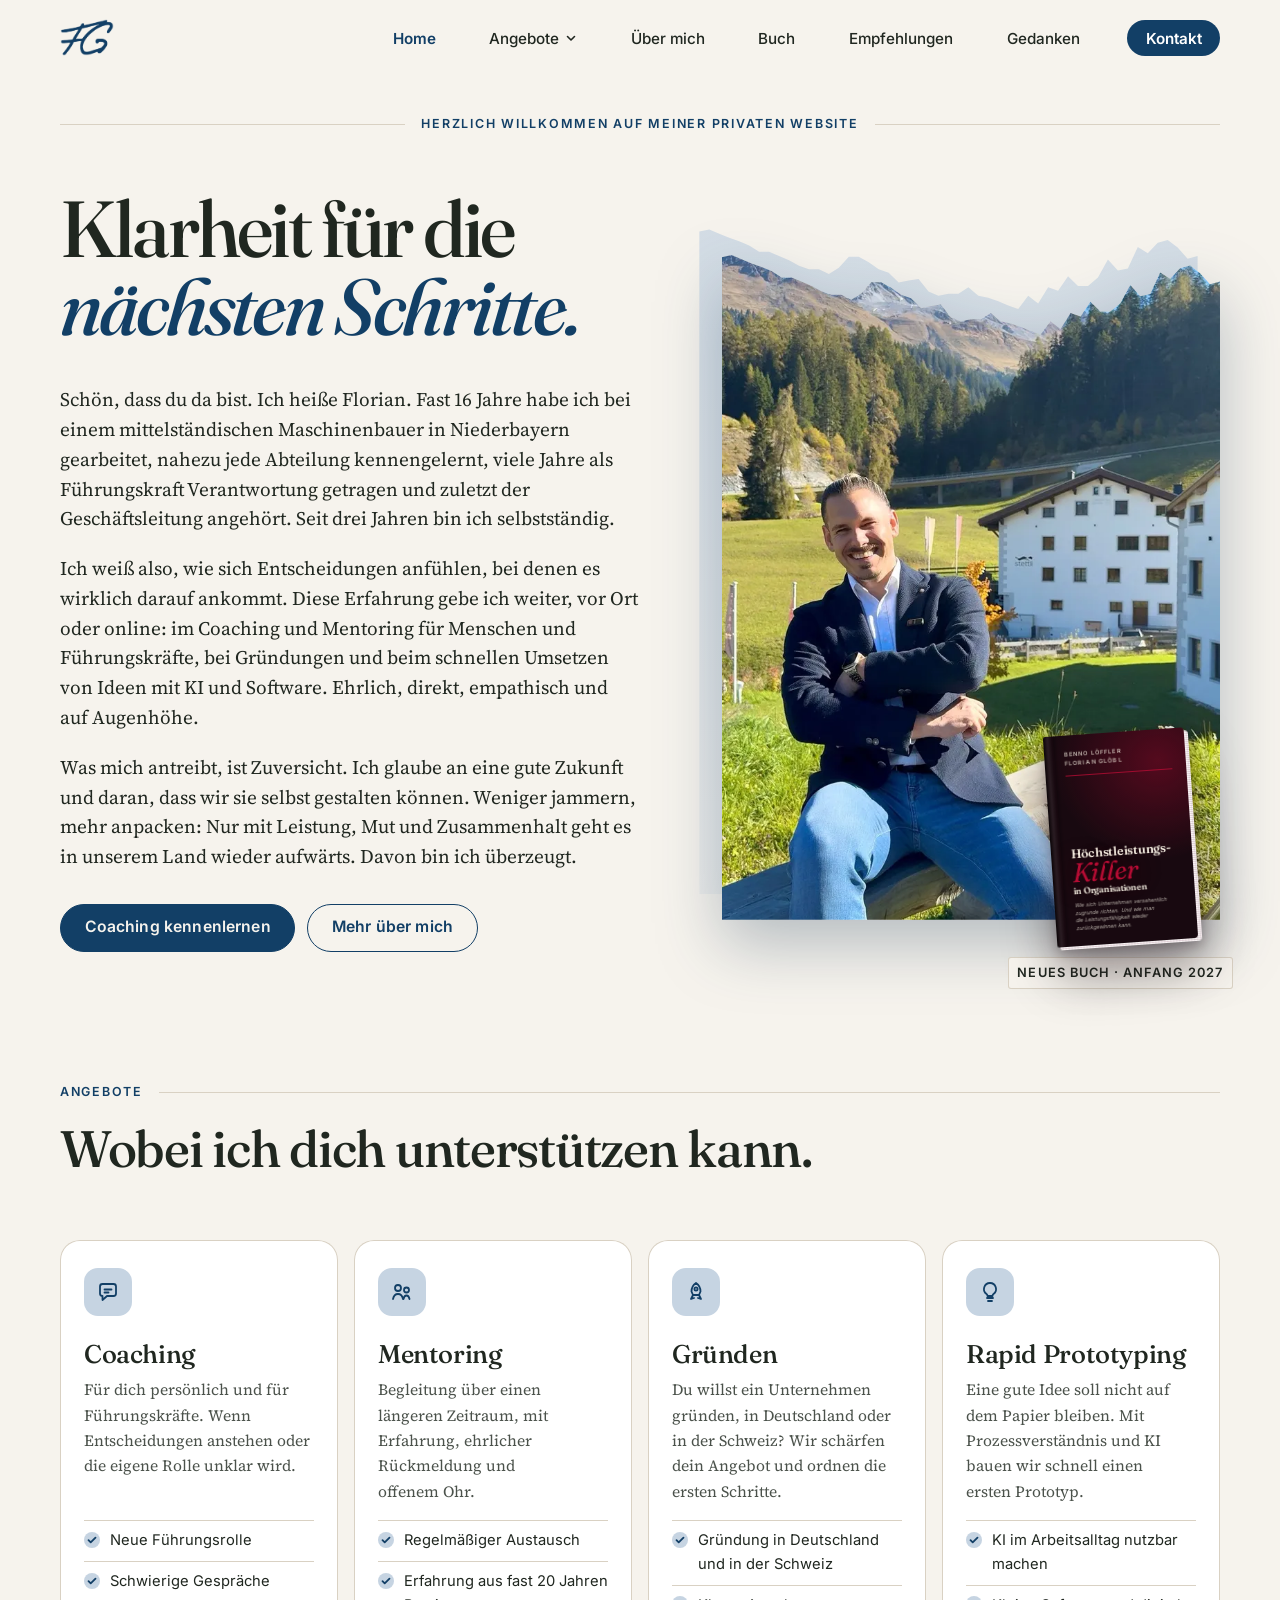
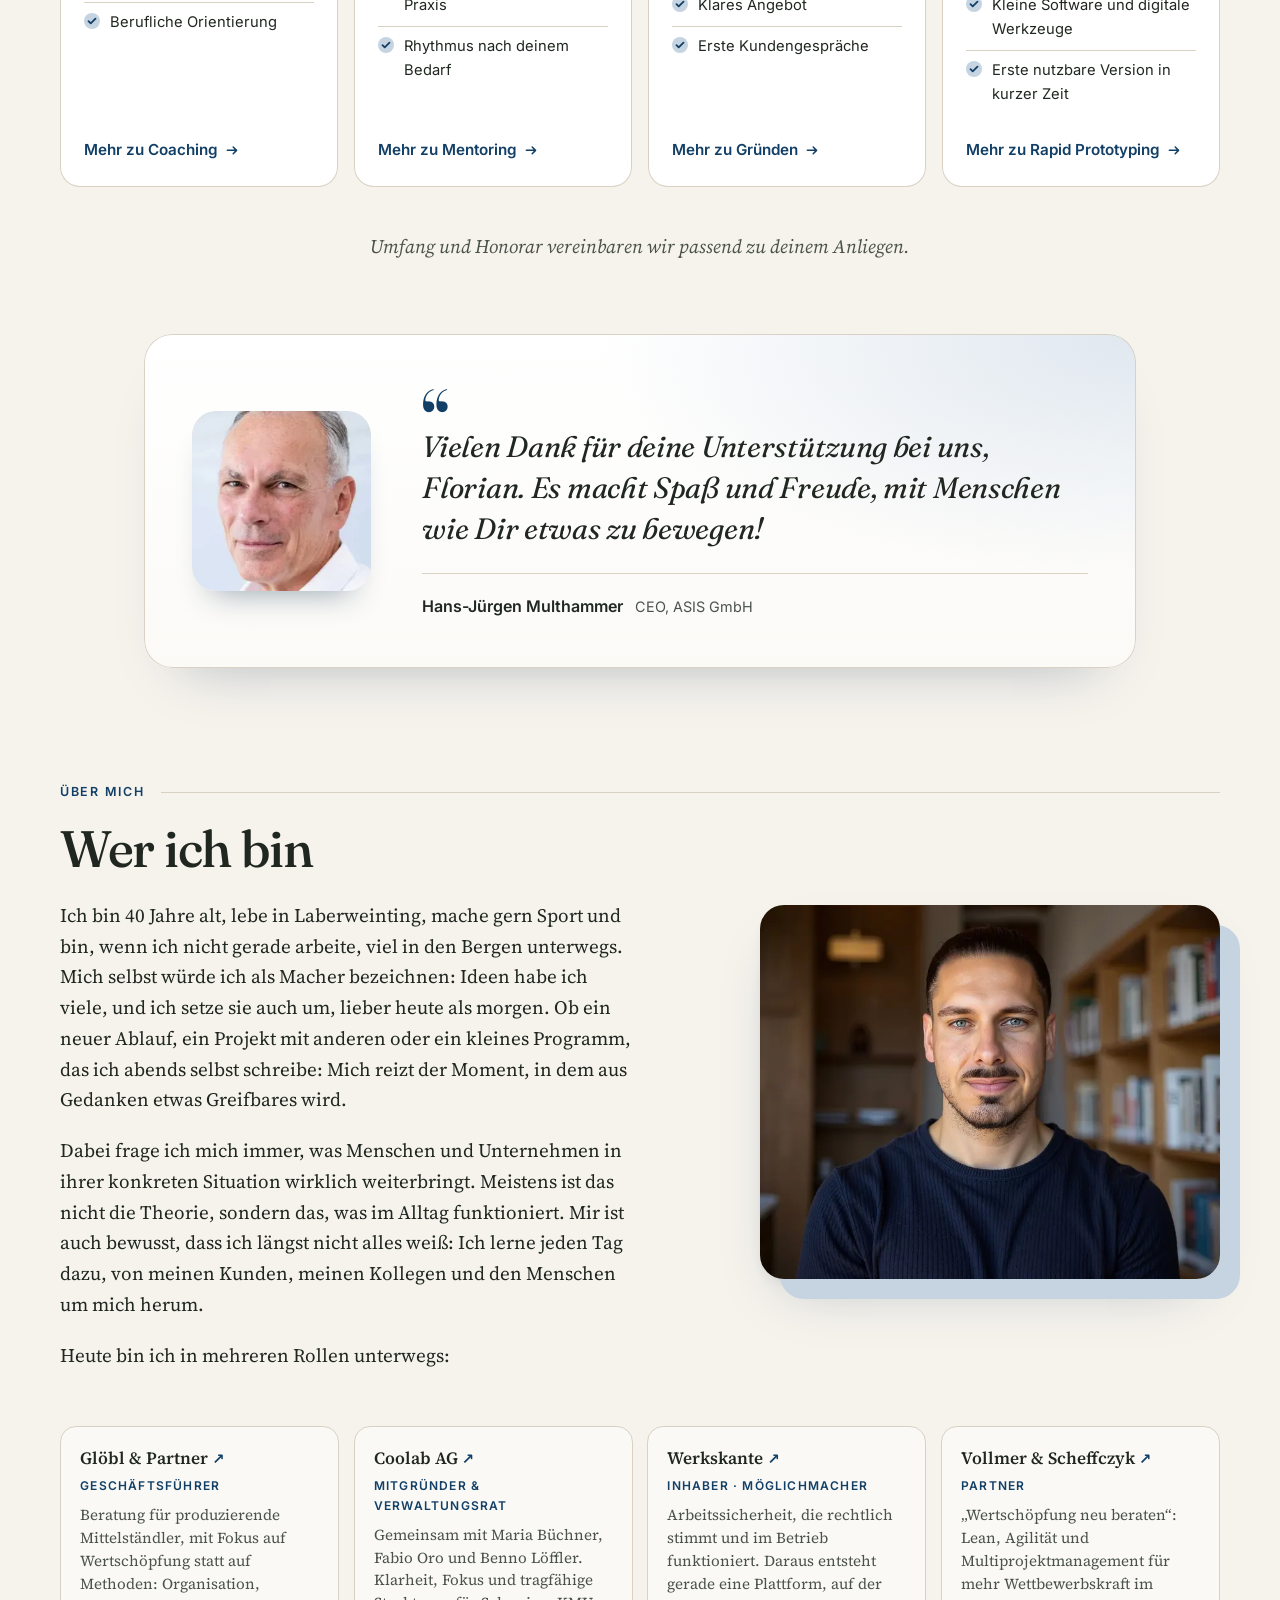
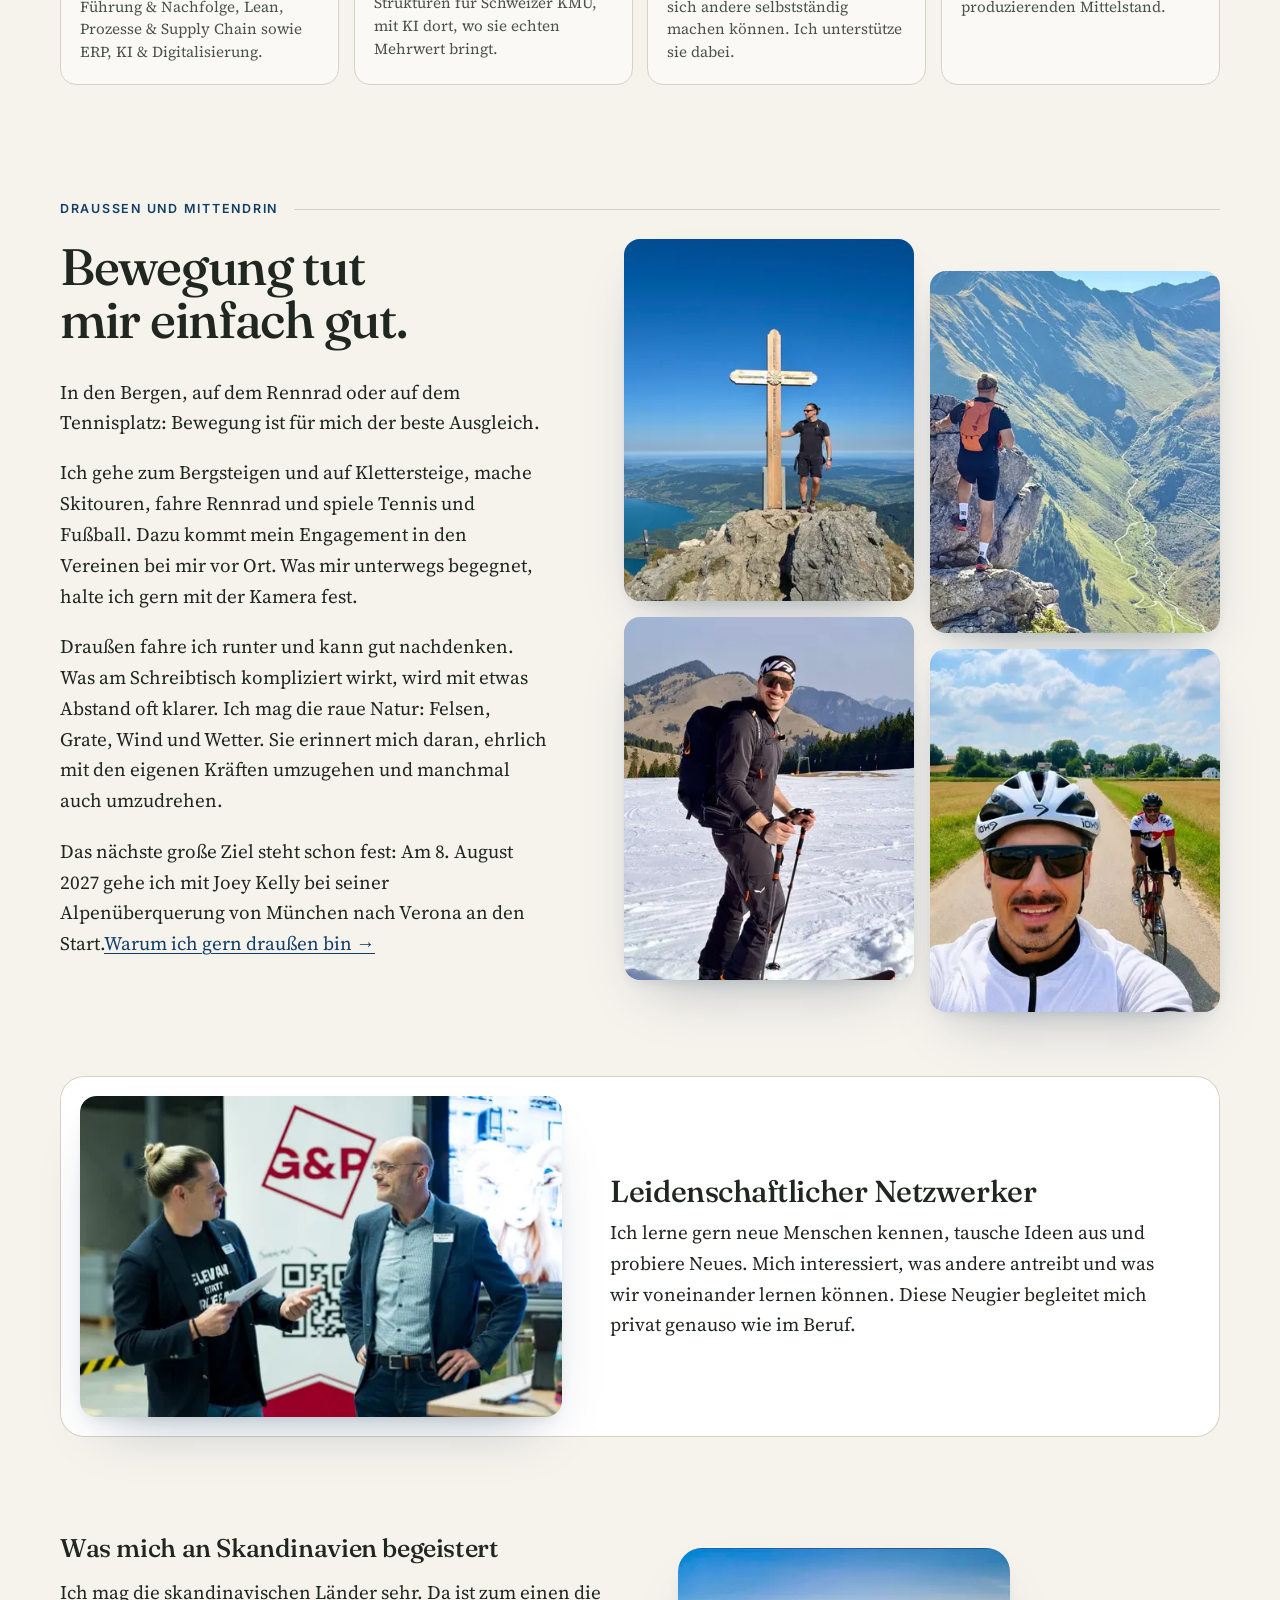
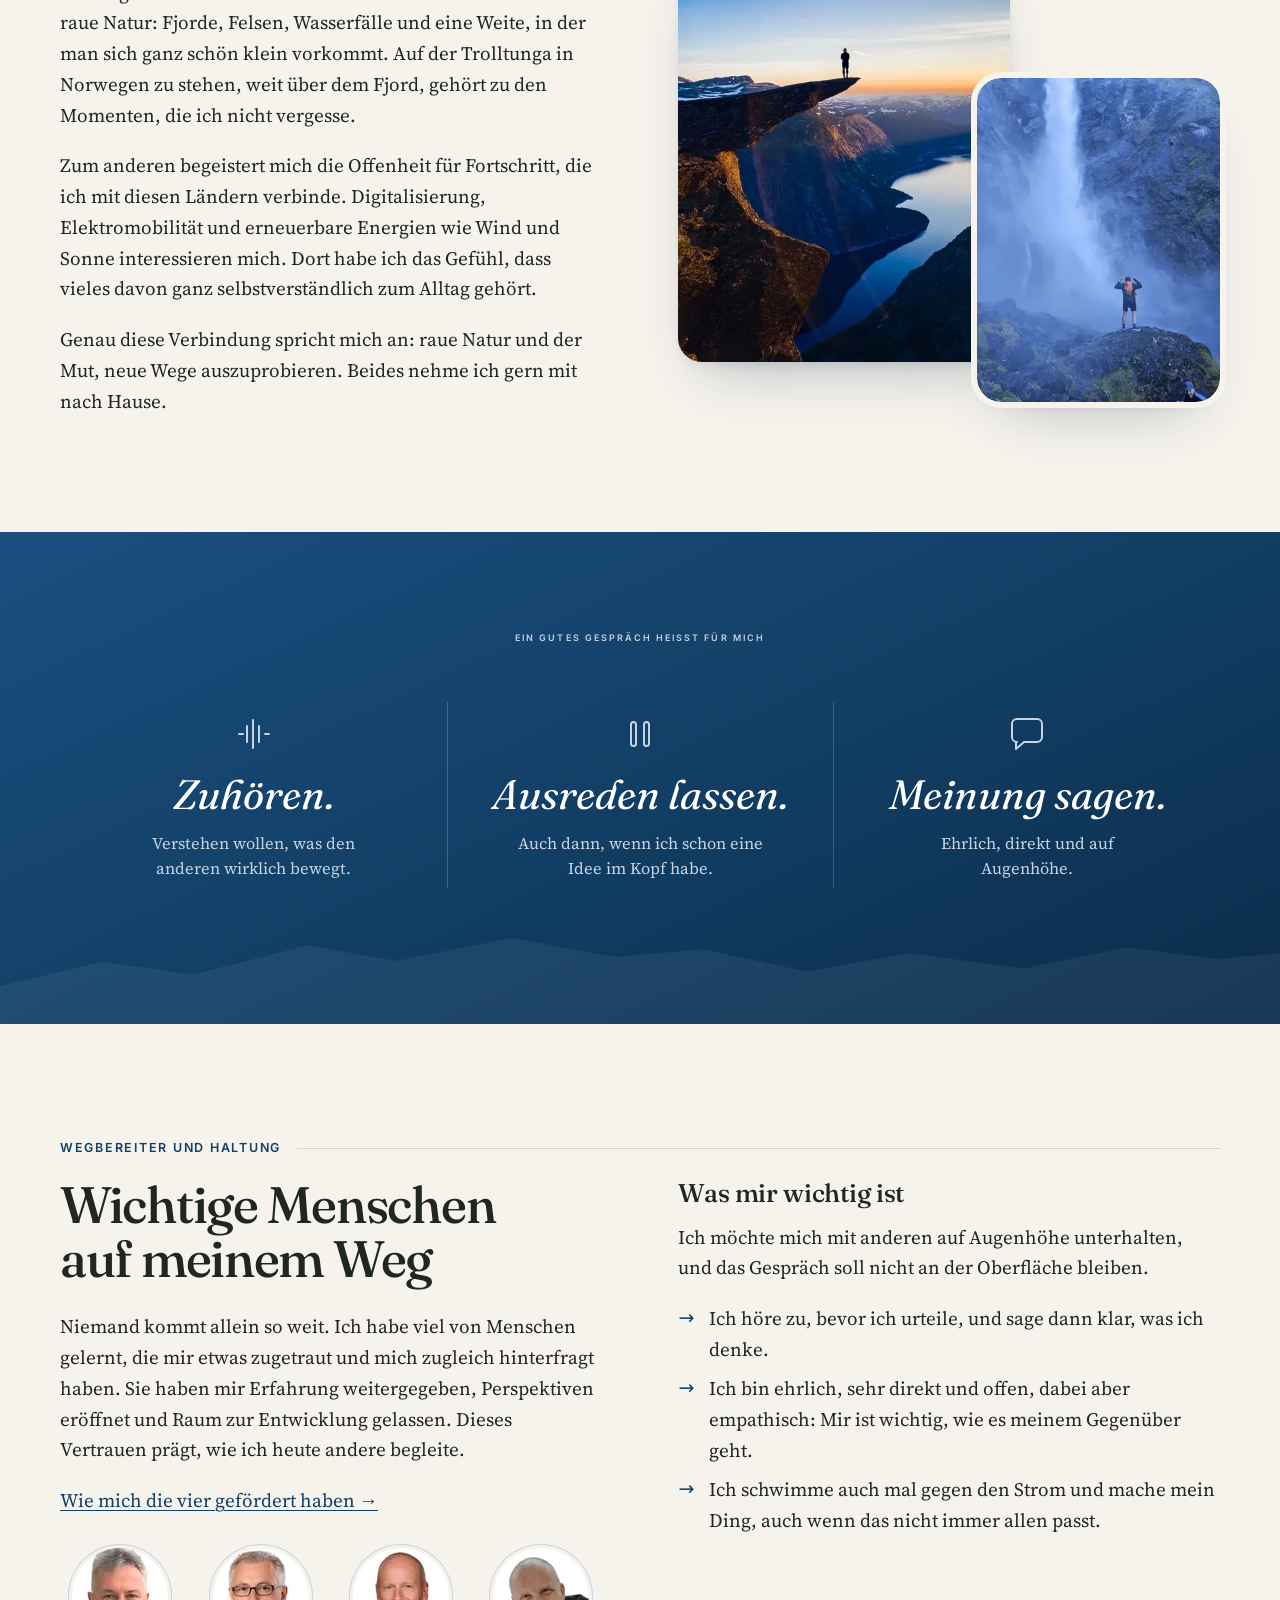
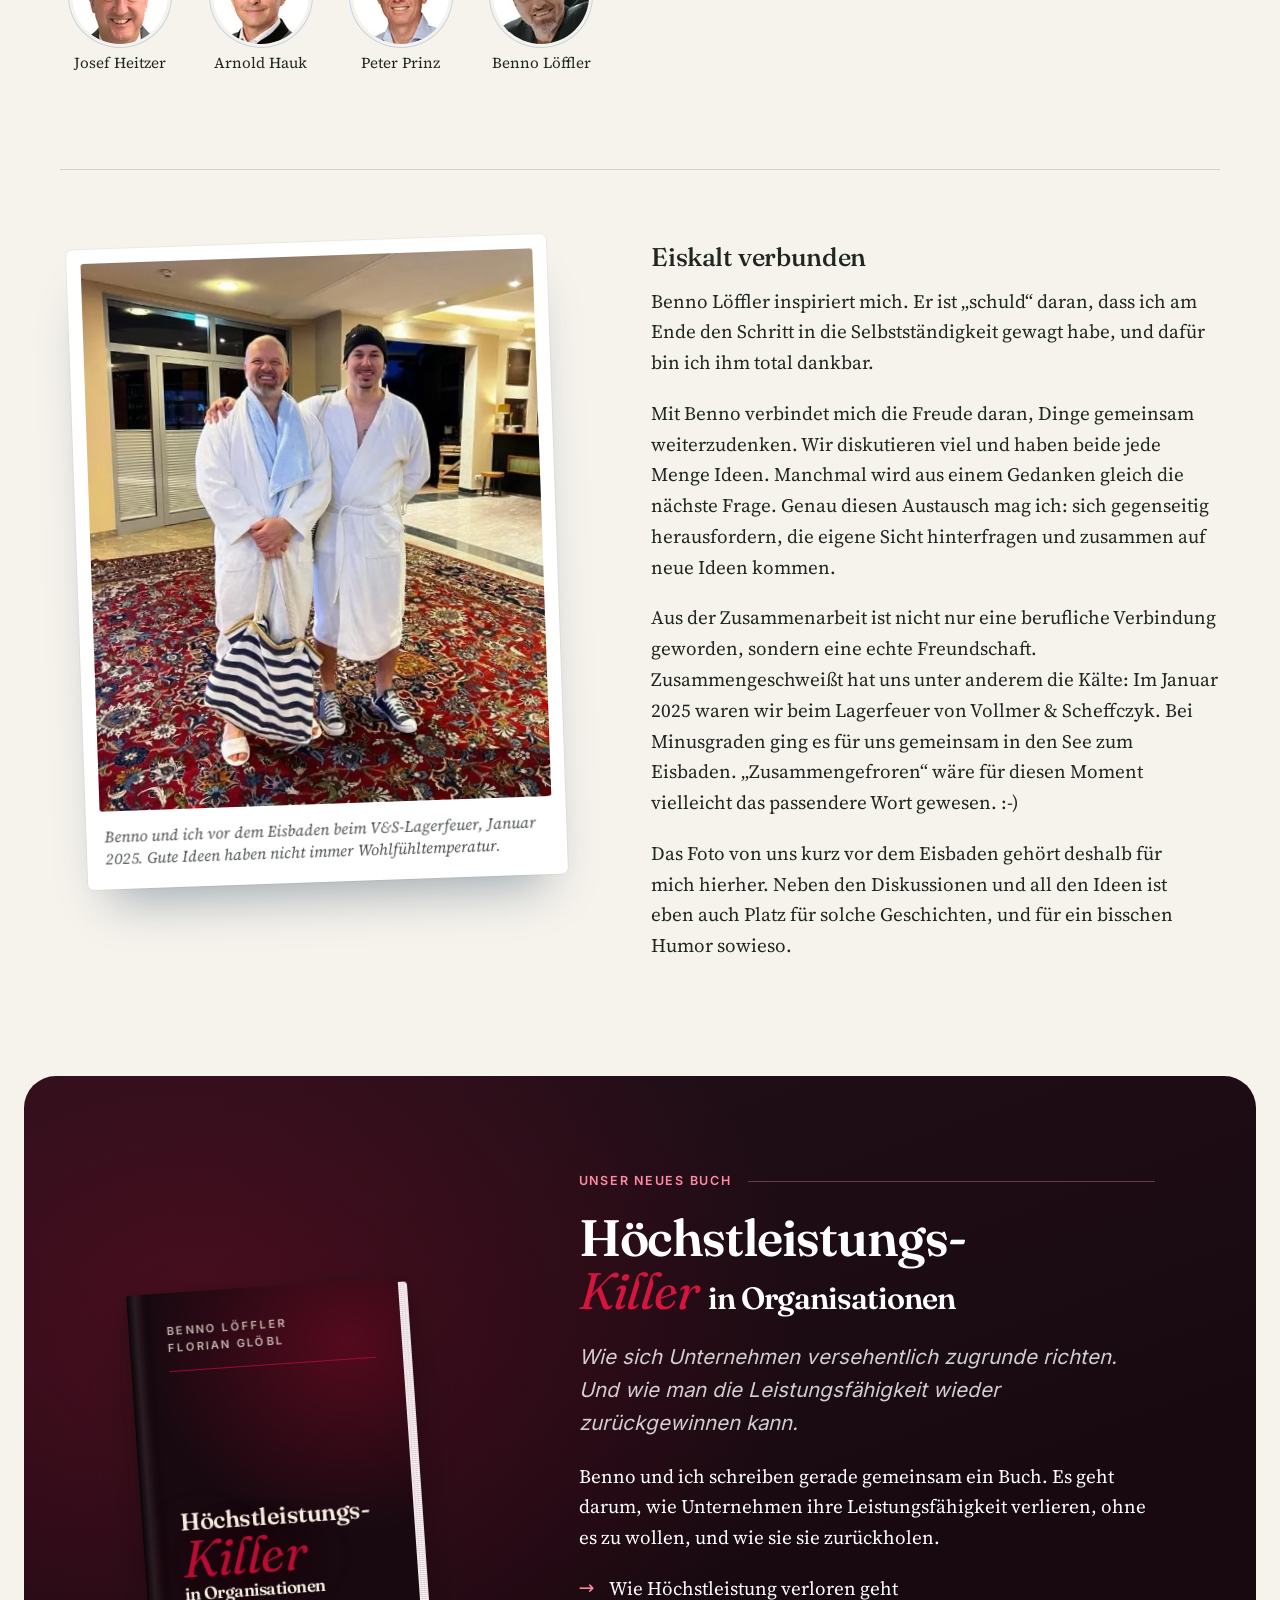
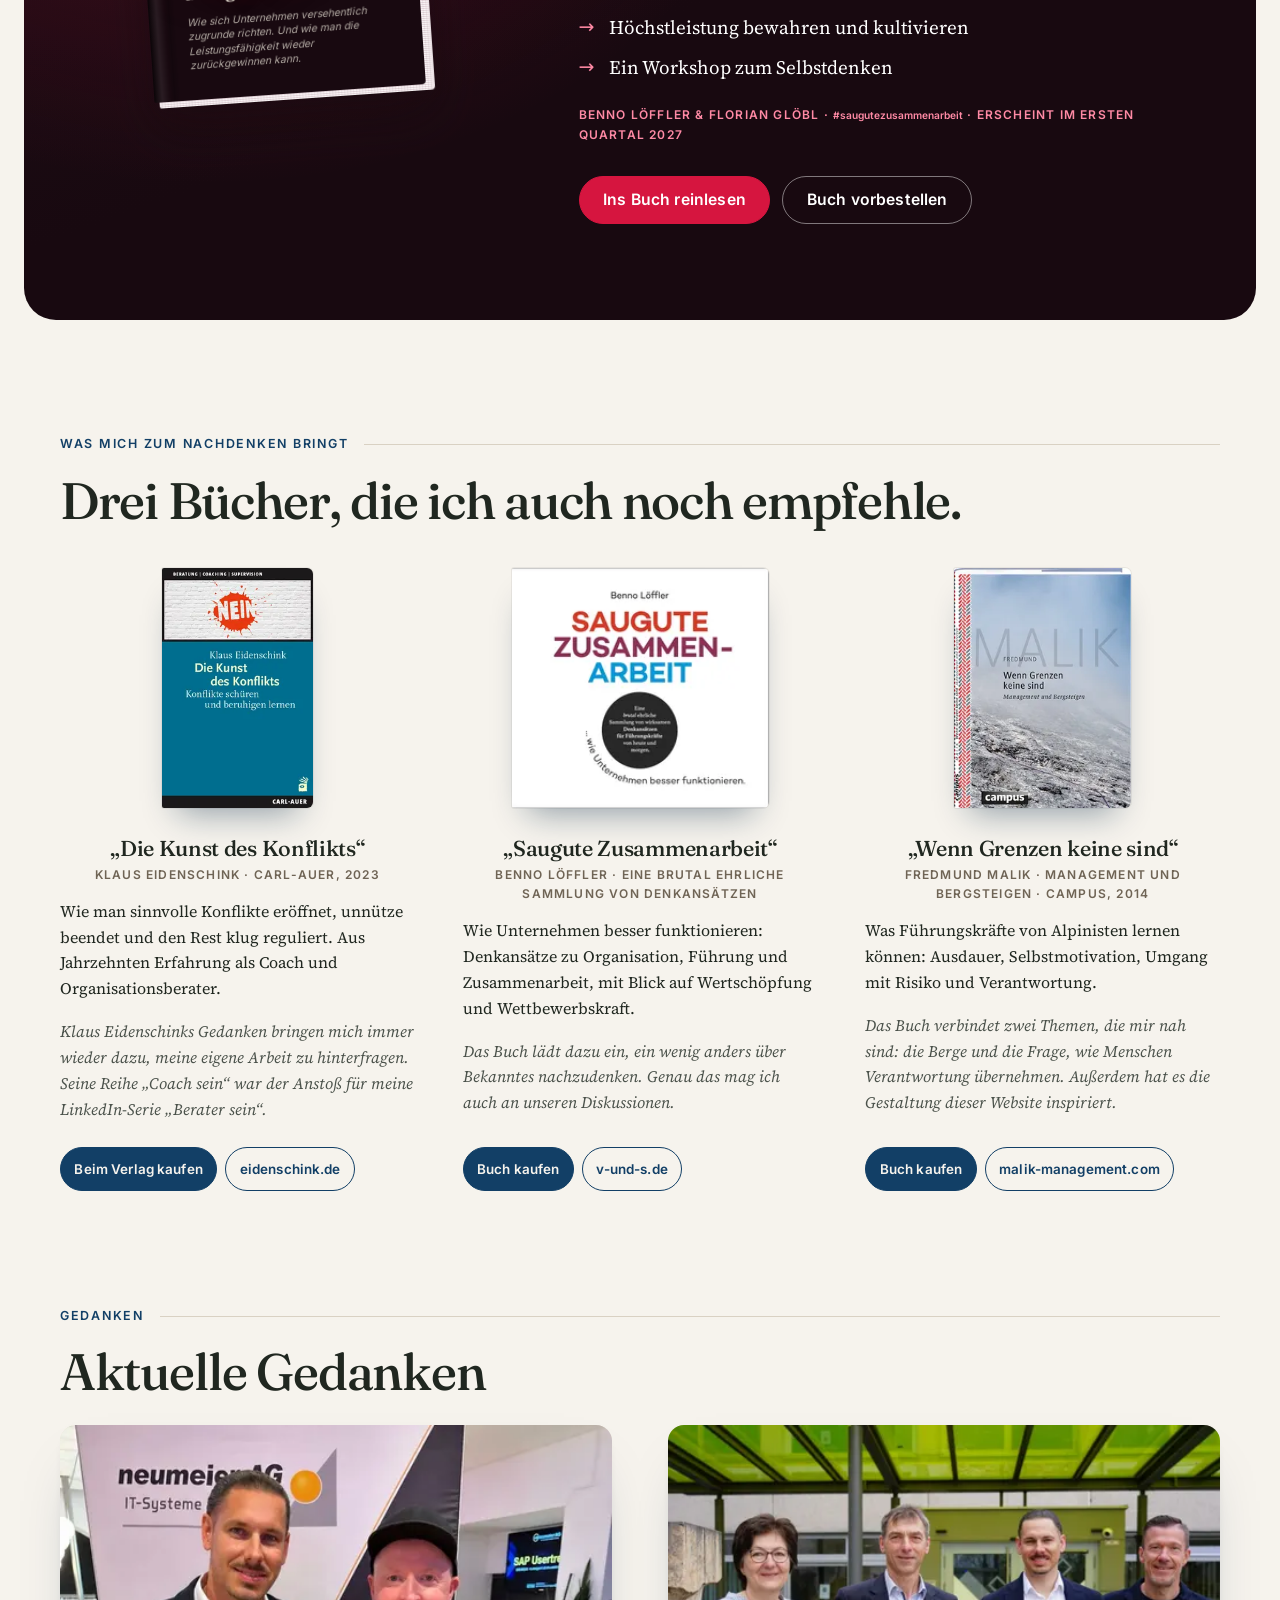
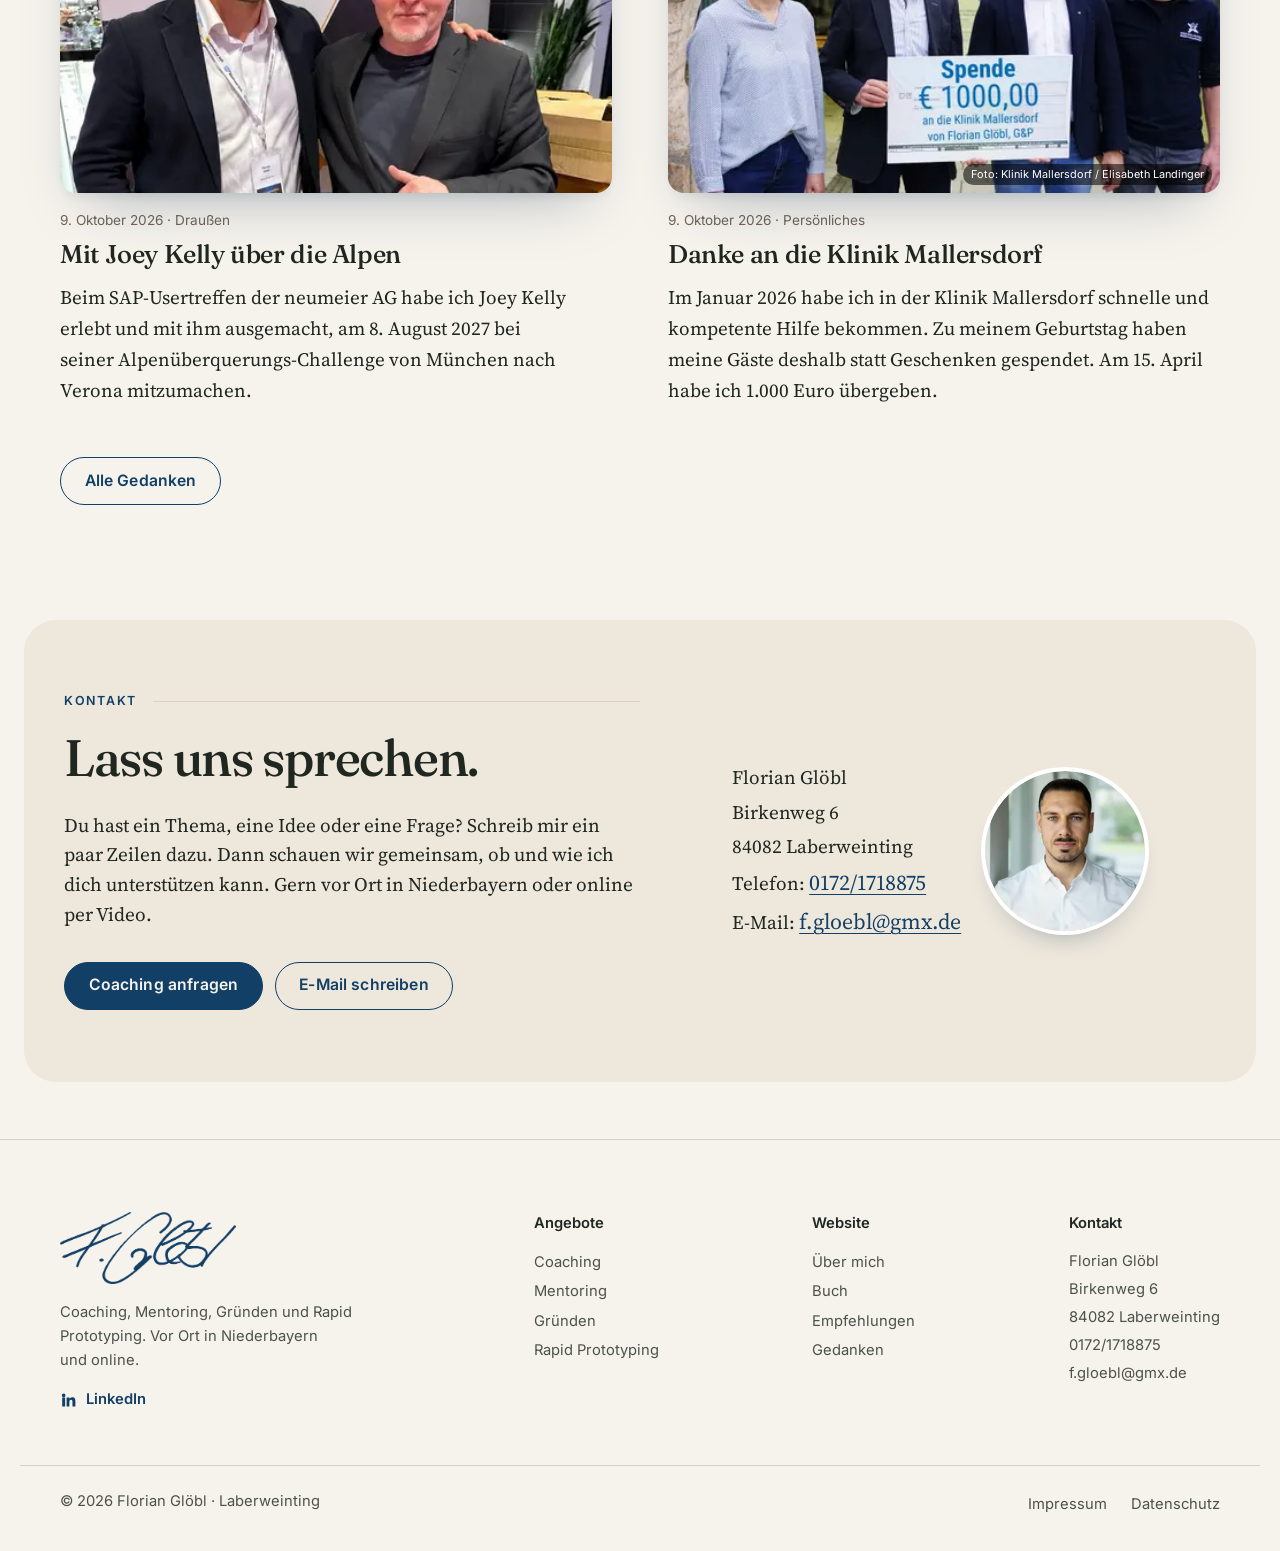
<file: index.html>
<!DOCTYPE html><html lang="de"><head><meta charset="utf-8"><meta name="viewport" content="width=device-width, initial-scale=1"><title>Florian Glöbl · Coaching, Mentoring und Gründen in Niederbayern und online</title><meta name="description" content="Coaching und Führungskräftecoaching, Mentoring und Unterstützung beim Gründen, in Niederbayern und online. Florian Glöbl aus Laberweinting: fast 16 Jahre Erfahrung im Mittelstand, ehrlich, direkt und auf Augenhöhe."><link rel="canonical" href="https://floriangloebl.de/"><meta name="robots" content="index, follow"><meta name="theme-color" content="#f6f3ed"><link rel="icon" href="/favicon.svg" type="image/svg+xml"><link rel="sitemap" href="/sitemap-index.xml"><meta property="og:type" content="website"><meta property="og:locale" content="de_DE"><meta property="og:site_name" content="Florian Glöbl"><meta property="og:title" content="Florian Glöbl · Coaching, Mentoring und Gründen in Niederbayern und online"><meta property="og:description" content="Coaching und Führungskräftecoaching, Mentoring und Unterstützung beim Gründen, in Niederbayern und online. Florian Glöbl aus Laberweinting: fast 16 Jahre Erfahrung im Mittelstand, ehrlich, direkt und auf Augenhöhe."><meta property="og:url" content="https://floriangloebl.de/"><meta property="og:image" content="https://floriangloebl.de/og.jpg"><meta property="og:image:alt" content="Florian Glöbl · Coaching, Mentoring und Gründen in Niederbayern und online"><meta name="twitter:card" content="summary_large_image"><meta name="twitter:title" content="Florian Glöbl · Coaching, Mentoring und Gründen in Niederbayern und online"><meta name="twitter:description" content="Coaching und Führungskräftecoaching, Mentoring und Unterstützung beim Gründen, in Niederbayern und online. Florian Glöbl aus Laberweinting: fast 16 Jahre Erfahrung im Mittelstand, ehrlich, direkt und auf Augenhöhe."><meta name="twitter:image" content="https://floriangloebl.de/og.jpg"><meta name="author" content="Florian Glöbl"><script type="application/ld+json">{"@context":"https://schema.org","@graph":[{"@type":"WebSite","@id":"https://floriangloebl.de/#website","url":"https://floriangloebl.de/","name":"Florian Glöbl","inLanguage":"de-DE","publisher":{"@id":"https://floriangloebl.de/#person"}},{"@type":"Person","@id":"https://floriangloebl.de/#person","name":"Florian Glöbl","url":"https://floriangloebl.de/","image":"https://floriangloebl.de/og.jpg","jobTitle":"Coach, Mentor und Berater","description":"Coaching und Führungskräftecoaching, Mentoring und Unterstützung beim Gründen, in Niederbayern und online. Florian Glöbl aus Laberweinting: fast 16 Jahre Erfahrung im Mittelstand, ehrlich, direkt und auf Augenhöhe.","email":"mailto:f.gloebl@gmx.de","address":{"@type":"PostalAddress","addressLocality":"Laberweinting","postalCode":"84082","addressRegion":"Bayern","addressCountry":"DE"},"knowsAbout":["Coaching","Führungskräftecoaching","Mentoring","Gründungsberatung","Organisationsentwicklung","Lean Management","ERP","Supply Chain"],"worksFor":[{"@type":"Organization","name":"Glöbl & Partner","url":"https://www.g-u-p.de/"},{"@type":"Organization","name":"Coolab AG","url":"https://coolab.ch/"},{"@type":"Organization","name":"Werkskante","url":"https://www.werkskante.de/"}],"sameAs":["https://www.linkedin.com/in/florian-gl%C3%B6bl-825a6a19b/","https://www.g-u-p.de/team","https://hoechstleistungskiller.v-und-s.de/"]}]}</script><script>document.documentElement.classList.add('js');</script><link rel="stylesheet" href="/_astro/Base.VzKi1P6U.css"></head><body><a class="skip-link" href="#inhalt">Zum Inhalt springen</a><header class="site-header"><div class="wrap"><a class="brand" href="/" aria-label="Florian Glöbl, zur Startseite"><span class="logo-fg" role="img" aria-label="Florian Glöbl"></span></a><button class="nav-toggle" type="button" aria-expanded="false" aria-controls="hauptmenue"><span class="bars" aria-hidden="true"></span> Menü</button><nav class="nav" id="hauptmenue" aria-label="Hauptmenü"><ul class="nav-list"><li><a href="/" aria-current="page">Home</a></li><li class="nav-drop"><button class="nav-drop__btn" type="button" aria-expanded="false" aria-controls="angebote-menue">Angebote<svg viewBox="0 0 12 12" aria-hidden="true"><path d="M2.5 4.5 6 8l3.5-3.5"></path></svg></button><div class="nav-drop__panel" id="angebote-menue"><ul><li><a href="/coaching/"><span class="nav-drop__icon"><svg viewBox="0 0 24 24" aria-hidden="true"><path d="M4 6.5A2.5 2.5 0 0 1 6.5 4h11A2.5 2.5 0 0 1 20 6.5v7a2.5 2.5 0 0 1-2.5 2.5H11l-4.5 4v-4h0A2.5 2.5 0 0 1 4 13.5z"/><path d="M8.5 9.5h7M8.5 12.5h4"/></svg></span><span><strong>Coaching</strong><small>Für dich und für Führungskräfte</small></span></a></li><li><a href="/mentoring/"><span class="nav-drop__icon"><svg viewBox="0 0 24 24" aria-hidden="true"><circle cx="8" cy="8" r="3"/><circle cx="16.5" cy="10" r="2.5"/><path d="M3 19c.6-3 2.6-5 5-5s4.4 2 5 5M13.5 19c.4-2 1.6-3.5 3-3.5s2.6 1.5 3 3.5"/></svg></span><span><strong>Mentoring</strong><small>Begleitung über längere Zeit</small></span></a></li><li><a href="/gruenden/"><span class="nav-drop__icon"><svg viewBox="0 0 24 24" aria-hidden="true"><path d="M12 3c3 2 4.5 5 4.5 8.5L15 15H9l-1.5-3.5C7.5 8 9 5 12 3z"/><circle cx="12" cy="9" r="1.6"/><path d="M9 15l-2 4 3-1M15 15l2 4-3-1"/></svg></span><span><strong>Gründen</strong><small>In Deutschland und der Schweiz</small></span></a></li><li><a href="/rapid-prototyping/"><span class="nav-drop__icon"><svg viewBox="0 0 24 24" aria-hidden="true"><path d="M9 18h6M10 21h4"/><path d="M12 3a6 6 0 0 0-3.5 10.9c.6.5 1 1.2 1 2.1h5c0-.9.4-1.6 1-2.1A6 6 0 0 0 12 3z"/></svg></span><span><strong>Rapid Prototyping</strong><small>Mit Prozessverständnis und KI</small></span></a></li></ul></div></li><li><a href="/#ueber-mich">Über mich</a></li><li><a href="/#buch">Buch</a></li><li><a href="/#nachdenken">Empfehlungen</a></li><li><a href="/gedanken/">Gedanken</a></li><li class="nav-cta-item"><a class="nav-cta" href="/#kontakt">Kontakt</a></li></ul></nav></div></header><main id="inhalt"><section class="hero" aria-labelledby="hallo"><div class="wrap"><p class="kicker hero-welcome">Herzlich willkommen auf meiner privaten Website</p><div><h1 id="hallo">Klarheit für die <em>nächsten Schritte.</em></h1><p class="lead">Schön, dass du da bist. Ich heiße Florian. Fast 16 Jahre habe ich bei einem mittelständischen Maschinenbauer in Niederbayern gearbeitet, nahezu jede Abteilung kennengelernt, viele Jahre als Führungskraft Verantwortung getragen und zuletzt der Geschäftsleitung angehört. Seit drei Jahren bin ich selbstständig.</p><p class="lead">Ich weiß also, wie sich Entscheidungen anfühlen, bei denen es wirklich darauf ankommt. Diese Erfahrung gebe ich weiter, vor Ort oder online: im Coaching und Mentoring für Menschen und Führungskräfte, bei Gründungen und beim schnellen Umsetzen von Ideen mit KI und Software. Ehrlich, direkt, empathisch und auf Augenhöhe.</p><p class="lead">Was mich antreibt, ist Zuversicht. Ich glaube an eine gute Zukunft und daran, dass wir sie selbst gestalten können. Weniger jammern, mehr anpacken: Nur mit Leistung, Mut und Zusammenhalt geht es in unserem Land wieder aufwärts. Davon bin ich überzeugt.</p><div class="actions"><a class="btn btn--primary" href="#coaching">Coaching kennenlernen</a><a class="btn btn--ghost" href="#ueber-mich">Mehr über mich</a></div></div><div class="hero__media"><figure class="photo"><picture><source srcset="/_astro/hero-berge.CXlVQoIy_2101aE.webp 480w, /_astro/hero-berge.CXlVQoIy_1P2aqX.webp 720w, /_astro/hero-berge.CXlVQoIy_Z1m7oJ5.webp 960w" type="image/webp" sizes="(max-width: 760px) 100vw, 46vw"><img src="/_astro/hero-berge.CXlVQoIy_ZzcgtO.jpg" srcset="/_astro/hero-berge.CXlVQoIy_20Nk8y.jpg 480w, /_astro/hero-berge.CXlVQoIy_1J5NmU.jpg 720w, /_astro/hero-berge.CXlVQoIy_Z1s3KN8.jpg 960w" alt="Florian Glöbl sitzt lachend auf einer Holzbank auf einer Bergwiese, dahinter ein weißes Haus, Nadelwald und Berggipfel." sizes="(max-width: 760px) 100vw, 46vw" loading="eager" fetchpriority="high" decoding="sync" style="object-position: 50% 40%" width="1206" height="1688"></picture></figure><a class="hero-book" href="https://hoechstleistungskiller.v-und-s.de/" rel="noopener" aria-label="Zur Website des Buchs Höchstleistungs-Killer"><div class="book" aria-hidden="true"><div class="book__cover"><p class="book__authors">Benno Löffler<br>Florian Glöbl</p><p class="book__title">Höchstleistungs-<em>Killer</em><span>in Organisationen</span></p><p class="book__sub">Wie sich Unternehmen versehentlich zugrunde richten. Und wie man die Leistungsfähigkeit wieder zurückgewinnen kann.</p></div></div><span class="hero-book__label">Neues Buch · Anfang 2027</span></a></div></div></section><section class="section" id="coaching" aria-labelledby="angebote"><div class="wrap"><p class="kicker">Angebote</p><div class="offers-intro" data-reveal><h2 id="angebote">Wobei ich dich unterstützen kann.</h2></div><div class="offer-cards offer-cards--v2"><article class="offer-card" data-reveal><span class="offer-icon"><svg viewBox="0 0 24 24" aria-hidden="true"><path d="M4 6.5A2.5 2.5 0 0 1 6.5 4h11A2.5 2.5 0 0 1 20 6.5v7a2.5 2.5 0 0 1-2.5 2.5H11l-4.5 4v-4h0A2.5 2.5 0 0 1 4 13.5z"/><path d="M8.5 9.5h7M8.5 12.5h4"/></svg></span><h3>Coaching</h3><p>Für dich persönlich und für Führungskräfte. Wenn Entscheidungen anstehen oder die eigene Rolle unklar wird.</p><ul><li>Neue Führungsrolle</li><li>Schwierige Gespräche</li><li>Berufliche Orientierung</li></ul><a class="offer-link" href="/coaching/">Mehr zu Coaching <svg viewBox="0 0 20 20" aria-hidden="true"><path d="M4 10h11m-4-4 4 4-4 4"></path></svg></a></article><article class="offer-card" data-reveal><span class="offer-icon"><svg viewBox="0 0 24 24" aria-hidden="true"><circle cx="8" cy="8" r="3"/><circle cx="16.5" cy="10" r="2.5"/><path d="M3 19c.6-3 2.6-5 5-5s4.4 2 5 5M13.5 19c.4-2 1.6-3.5 3-3.5s2.6 1.5 3 3.5"/></svg></span><h3>Mentoring</h3><p>Begleitung über einen längeren Zeitraum, mit Erfahrung, ehrlicher Rückmeldung und offenem Ohr.</p><ul><li>Regelmäßiger Austausch</li><li>Erfahrung aus fast 20 Jahren Praxis</li><li>Rhythmus nach deinem Bedarf</li></ul><a class="offer-link" href="/mentoring/">Mehr zu Mentoring <svg viewBox="0 0 20 20" aria-hidden="true"><path d="M4 10h11m-4-4 4 4-4 4"></path></svg></a></article><article class="offer-card" id="weitere-angebote" data-reveal><span class="offer-icon"><svg viewBox="0 0 24 24" aria-hidden="true"><path d="M12 3c3 2 4.5 5 4.5 8.5L15 15H9l-1.5-3.5C7.5 8 9 5 12 3z"/><circle cx="12" cy="9" r="1.6"/><path d="M9 15l-2 4 3-1M15 15l2 4-3-1"/></svg></span><h3>Gründen</h3><p>Du willst ein Unternehmen gründen, in Deutschland oder in der Schweiz? Wir schärfen dein Angebot und ordnen die ersten Schritte.</p><ul><li>Gründung in Deutschland und in der Schweiz</li><li>Klares Angebot</li><li>Erste Kundengespräche</li></ul><a class="offer-link" href="/gruenden/">Mehr zu Gründen <svg viewBox="0 0 20 20" aria-hidden="true"><path d="M4 10h11m-4-4 4 4-4 4"></path></svg></a></article><article class="offer-card" data-reveal><span class="offer-icon"><svg viewBox="0 0 24 24" aria-hidden="true"><path d="M9 18h6M10 21h4"/><path d="M12 3a6 6 0 0 0-3.5 10.9c.6.5 1 1.2 1 2.1h5c0-.9.4-1.6 1-2.1A6 6 0 0 0 12 3z"/></svg></span><h3>Rapid Prototyping</h3><p>Eine gute Idee soll nicht auf dem Papier bleiben. Mit Prozessverständnis und KI bauen wir schnell einen ersten Prototyp.</p><ul><li>KI im Arbeitsalltag nutzbar machen</li><li>Kleine Software und digitale Werkzeuge</li><li>Erste nutzbare Version in kurzer Zeit</li></ul><a class="offer-link" href="/rapid-prototyping/">Mehr zu Rapid Prototyping <svg viewBox="0 0 20 20" aria-hidden="true"><path d="M4 10h11m-4-4 4 4-4 4"></path></svg></a></article></div><p class="offers-note">Umfang und Honorar vereinbaren wir passend zu deinem Anliegen.</p><figure class="testimonial" data-reveal><figure class="photo testimonial__avatar"><picture><source srcset="/_astro/kunde-multhammer.BR6jZ4Md_Z1G5JLD.webp 160w, /_astro/kunde-multhammer.BR6jZ4Md_qW8ER.webp 240w, /_astro/kunde-multhammer.BR6jZ4Md_Zn9df3.webp 400w" type="image/webp" sizes="(max-width: 700px) 120px, 200px"><img src="/_astro/kunde-multhammer.BR6jZ4Md_Z26Rz8A.jpg" srcset="/_astro/kunde-multhammer.BR6jZ4Md_Pq56M.jpg 160w, /_astro/kunde-multhammer.BR6jZ4Md_Z26IafD.jpg 240w, /_astro/kunde-multhammer.BR6jZ4Md_29mBDn.jpg 400w" alt="Porträt von Hans-Jürgen Multhammer" sizes="(max-width: 700px) 120px, 200px" loading="lazy" fetchpriority="auto" decoding="async" style="object-position: 50% 40%" width="640" height="640"></picture></figure><div><span class="testimonial__mark" aria-hidden="true">“</span><blockquote><p>Vielen Dank für deine Unterstützung bei uns, Florian. Es macht Spaß und Freude, mit Menschen wie Dir etwas zu bewegen!</p></blockquote><figcaption><strong>Hans-Jürgen Multhammer</strong><span>CEO, ASIS GmbH</span></figcaption></div></figure></div></section><section class="section" id="ueber-mich" aria-labelledby="mein-weg"><div class="wrap"><p class="kicker">Über mich</p><h2 id="mein-weg" class="section-title">Wer ich bin</h2><div class="split"><div class="prose"><p>Ich bin 40 Jahre alt, lebe in Laberweinting, mache gern Sport und bin, wenn ich nicht gerade arbeite, viel in den Bergen unterwegs. Mich selbst würde ich als Macher bezeichnen: Ideen habe ich viele, und ich setze sie auch um, lieber heute als morgen. Ob ein neuer Ablauf, ein Projekt mit anderen oder ein kleines Programm, das ich abends selbst schreibe: Mich reizt der Moment, in dem aus Gedanken etwas Greifbares wird.</p><p>Dabei frage ich mich immer, was Menschen und Unternehmen in ihrer konkreten Situation wirklich weiterbringt. Meistens ist das nicht die Theorie, sondern das, was im Alltag funktioniert. Mir ist auch bewusst, dass ich längst nicht alles weiß: Ich lerne jeden Tag dazu, von meinen Kunden, meinen Kollegen und den Menschen um mich herum.</p><p>Heute bin ich in mehreren Rollen unterwegs:</p></div><figure class="photo"><picture><source srcset="/_astro/portrait.D3eM0Hh1_Z1LIGq0.webp 480w, /_astro/portrait.D3eM0Hh1_ZUmsIR.webp 720w, /_astro/portrait.D3eM0Hh1_WDJdz.webp 960w, /_astro/portrait.D3eM0Hh1_m93Ye.webp 1280w, /_astro/portrait.D3eM0Hh1_Z12oahD.webp 1600w" type="image/webp" sizes="(max-width: 760px) 100vw, 40vw"><img src="/_astro/portrait.D3eM0Hh1_Zn2MUf.jpg" srcset="/_astro/portrait.D3eM0Hh1_29Jnsc.jpg 480w, /_astro/portrait.D3eM0Hh1_Z245wEB.jpg 720w, /_astro/portrait.D3eM0Hh1_Zb4jHa.jpg 960w, /_astro/portrait.D3eM0Hh1_lWmW8.jpg 1280w, /_astro/portrait.D3eM0Hh1_Z12zQjJ.jpg 1600w" alt="Portrait von Florian Glöbl in dunklem Pullover vor einem Bücherregal." sizes="(max-width: 760px) 100vw, 40vw" loading="lazy" fetchpriority="auto" decoding="async" style="object-position: 45% 30%" width="2048" height="1664"></picture></figure></div><ul class="roles roles--wide"><li><a href="https://www.g-u-p.de/" rel="noopener">Glöbl &amp; Partner</a><em>Geschäftsführer</em><span>Beratung für produzierende Mittelständler, mit Fokus auf Wertschöpfung statt auf Methoden: Organisation, Führung &amp; Nachfolge, Lean, Prozesse &amp; Supply Chain sowie ERP, KI &amp; Digitalisierung.</span></li><li><a href="https://coolab.ch/" rel="noopener">Coolab AG</a><em>Mitgründer &amp; Verwaltungsrat</em><span>Gemeinsam mit Maria Büchner, Fabio Oro und Benno Löffler. Klarheit, Fokus und tragfähige Strukturen für Schweizer KMU, mit KI dort, wo sie echten Mehrwert bringt.</span></li><li><a href="https://www.werkskante.de/" rel="noopener">Werkskante</a><em>Inhaber · Möglichmacher</em><span>Arbeitssicherheit, die rechtlich stimmt und im Betrieb funktioniert. Daraus entsteht gerade eine Plattform, auf der sich andere selbstständig machen können. Ich unterstütze sie dabei.</span></li><li><a href="https://v-und-s.de/" rel="noopener">Vollmer &amp; Scheffczyk</a><em>Partner</em><span>„Wertschöpfung neu beraten“: Lean, Agilität und Multiprojektmanagement für mehr Wettbewerbskraft im produzierenden Mittelstand.</span></li></ul></div></section><section class="section" id="draussen" aria-labelledby="draussen-titel"><div class="wrap"><p class="kicker">Draußen und mittendrin</p><div class="move"><div class="move__text"><h2 id="draussen-titel">Bewegung tut mir einfach gut.</h2><p class="lead">In den Bergen, auf dem Rennrad oder auf dem Tennisplatz: Bewegung ist für mich der beste Ausgleich.</p><p>Ich gehe zum Bergsteigen und auf Klettersteige, mache Skitouren, fahre Rennrad und spiele Tennis und Fußball. Dazu kommt mein Engagement in den Vereinen bei mir vor Ort. Was mir unterwegs begegnet, halte ich gern mit der Kamera fest.</p><p>Draußen fahre ich runter und kann gut nachdenken. Was am Schreibtisch kompliziert wirkt, wird mit etwas Abstand oft klarer. Ich mag die raue Natur: Felsen, Grate, Wind und Wetter. Sie erinnert mich daran, ehrlich mit den eigenen Kräften umzugehen und manchmal auch umzudrehen.</p><p>Das nächste große Ziel steht schon fest: Am 8. August 2027 gehe ich mit Joey Kelly bei seiner Alpenüberquerung von München nach Verona an den Start.<a href="/gedanken/warum-ich-gern-draussen-bin/">Warum ich gern draußen bin →</a></p></div><div class="move__grid" data-reveal><figure class="photo"><picture><source srcset="/_astro/draussen-gipfelkreuz.JC9qDXus_BeGRC.webp 360w, /_astro/draussen-gipfelkreuz.JC9qDXus_Z2kPAOl.webp 560w, /_astro/draussen-gipfelkreuz.JC9qDXus_Z24bdOf.webp 720w" type="image/webp" sizes="(max-width: 760px) 50vw, 300px"><img src="/_astro/draussen-gipfelkreuz.JC9qDXus_ZQpcSt.jpg" srcset="/_astro/draussen-gipfelkreuz.JC9qDXus_Z2oPV9u.jpg 360w, /_astro/draussen-gipfelkreuz.JC9qDXus_ZgJ62w.jpg 560w, /_astro/draussen-gipfelkreuz.JC9qDXus_Z4I2q.jpg 720w" alt="Florian Glöbl steht neben einem hölzernen Gipfelkreuz auf einem Felsgipfel, darunter ein See und weites Hügelland." sizes="(max-width: 760px) 50vw, 300px" loading="lazy" fetchpriority="auto" decoding="async" style="object-position: 50% 45%" width="1280" height="1707"></picture></figure><figure class="photo"><picture><source srcset="/_astro/draussen-grat.BJ11eVS0_2igeU7.webp 360w, /_astro/draussen-grat.BJ11eVS0_SArKI.webp 560w, /_astro/draussen-grat.BJ11eVS0_KlAbu.webp 720w" type="image/webp" sizes="(max-width: 760px) 50vw, 300px"><img src="/_astro/draussen-grat.BJ11eVS0_ZQwWDo.jpg" srcset="/_astro/draussen-grat.BJ11eVS0_facQF.jpg 360w, /_astro/draussen-grat.BJ11eVS0_Z19uzhI.jpg 560w, /_astro/draussen-grat.BJ11eVS0_Z1MjHJ1.jpg 720w" alt="Ein Wanderer mit orangem Rucksack steht auf einem Felsen über einem tiefen grünen Bergtal." sizes="(max-width: 760px) 50vw, 300px" loading="lazy" fetchpriority="auto" decoding="async" style="object-position: 35% 40%" width="1280" height="2276"></picture></figure><figure class="photo"><picture><source srcset="/_astro/draussen-skitour.C2yjV9qk_1xgJuE.webp 360w, /_astro/draussen-skitour.C2yjV9qk_ZW9m73.webp 560w, /_astro/draussen-skitour.C2yjV9qk_2bn0KQ.webp 720w" type="image/webp" sizes="(max-width: 760px) 50vw, 300px"><img src="/_astro/draussen-skitour.C2yjV9qk_1rY7Wu.jpg" srcset="/_astro/draussen-skitour.C2yjV9qk_4qfOF.jpg 360w, /_astro/draussen-skitour.C2yjV9qk_Z2pYPM2.jpg 560w, /_astro/draussen-skitour.C2yjV9qk_Hww5R.jpg 720w" alt="Florian Glöbl auf Tourenski mit Rucksack, Stöcken und Sonnenbrille auf einer Schneefläche, im Hintergrund bewaldete Berge." sizes="(max-width: 760px) 50vw, 300px" loading="lazy" fetchpriority="auto" decoding="async" style="object-position: 50% 40%" width="1280" height="1707"></picture></figure><figure class="photo"><picture><source srcset="/_astro/draussen-rennrad.CbmsKKbm_Z22z6Te.webp 360w, /_astro/draussen-rennrad.CbmsKKbm_2hQFRH.webp 560w, /_astro/draussen-rennrad.CbmsKKbm_eAlrE.webp 720w" type="image/webp" sizes="(max-width: 760px) 50vw, 300px"><img src="/_astro/draussen-rennrad.CbmsKKbm_ZlqGKo.jpg" srcset="/_astro/draussen-rennrad.CbmsKKbm_cBzsX.jpg 360w, /_astro/draussen-rennrad.CbmsKKbm_Zx8Ky2.jpg 560w, /_astro/draussen-rennrad.CbmsKKbm_Z1ef8dk.jpg 720w" alt="Selfie von Florian Glöbl mit Radhelm und Sonnenbrille auf einer Landstraße, hinter ihm ein Rennradfahrer." sizes="(max-width: 760px) 50vw, 300px" loading="lazy" fetchpriority="auto" decoding="async" style="object-position: 50% 35%" width="863" height="1535"></picture></figure></div></div><div class="network" data-reveal><figure class="photo network__photo"><picture><source srcset="/_astro/netzwerk-apero.CJ-vXW0y_20SyC7.webp 480w, /_astro/netzwerk-apero.CJ-vXW0y_1Gjq7j.webp 720w, /_astro/netzwerk-apero.CJ-vXW0y_ZfXirN.webp 960w" type="image/webp" sizes="(max-width: 760px) 100vw, 480px"><img src="/_astro/netzwerk-apero.CJ-vXW0y_1OfMqp.jpg" srcset="/_astro/netzwerk-apero.CJ-vXW0y_ZwLJio.jpg 480w, /_astro/netzwerk-apero.CJ-vXW0y_ZQlRNc.jpg 720w, /_astro/netzwerk-apero.CJ-vXW0y_2gxwqC.jpg 960w" alt="Florian Glöbl im Gespräch mit Dr. Herbert Wollner beim Apéro von Glöbl &amp; Partner bei Staudinger, im Hintergrund ein G&amp;P-Banner." sizes="(max-width: 760px) 100vw, 480px" loading="lazy" fetchpriority="auto" decoding="async" style="object-position: 40% 40%" width="2400" height="1586"></picture></figure><div><h3>Leidenschaftlicher Netzwerker</h3><p>Ich lerne gern neue Menschen kennen, tausche Ideen aus und probiere Neues. Mich interessiert, was andere antreibt und was wir voneinander lernen können. Diese Neugier begleitet mich privat genauso wie im Beruf.</p></div></div><div class="north" id="skandinavien" data-reveal><div class="prose"><h3>Was mich an Skandinavien begeistert</h3><p>Ich mag die skandinavischen Länder sehr. Da ist zum einen die raue Natur: Fjorde, Felsen, Wasserfälle und eine Weite, in der man sich ganz schön klein vorkommt. Auf der Trolltunga in Norwegen zu stehen, weit über dem Fjord, gehört zu den Momenten, die ich nicht vergesse.</p><p>Zum anderen begeistert mich die Offenheit für Fortschritt, die ich mit diesen Ländern verbinde. Digitalisierung, Elektromobilität und erneuerbare Energien wie Wind und Sonne interessieren mich. Dort habe ich das Gefühl, dass vieles davon ganz selbstverständlich zum Alltag gehört.</p><p>Genau diese Verbindung spricht mich an: raue Natur und der Mut, neue Wege auszuprobieren. Beides nehme ich gern mit nach Hause.</p></div><div class="north__photos"><figure class="photo"><picture><source srcset="/_astro/fjord.CBNensmO_NrqcY.webp 480w, /_astro/fjord.CBNensmO_Zjl2yj.webp 720w, /_astro/fjord.CBNensmO_1sQiM1.webp 1000w" type="image/webp" sizes="(max-width: 860px) 58vw, 330px"><img src="/_astro/fjord.CBNensmO_1TLLKh.jpg" srcset="/_astro/fjord.CBNensmO_1hC0Qb.jpg 480w, /_astro/fjord.CBNensmO_9Ox4S.jpg 720w, /_astro/fjord.CBNensmO_Z1FvkbX.jpg 1000w" alt="Florian Glöbl steht auf der Trolltunga, einem weit über einen Fjord ragenden Felsvorsprung in Norwegen, im Abendlicht." sizes="(max-width: 860px) 58vw, 330px" loading="lazy" fetchpriority="auto" decoding="async" style="object-position: 50% 40%" width="1281" height="1598"></picture></figure><figure class="photo"><picture><source srcset="/_astro/norwegen-wasserfall.6pobNpJM_GH2dz.webp 360w, /_astro/norwegen-wasserfall.6pobNpJM_Z1scj3q.webp 560w" type="image/webp" sizes="(max-width: 860px) 42vw, 240px"><img src="/_astro/norwegen-wasserfall.6pobNpJM_X9GmB.jpg" srcset="/_astro/norwegen-wasserfall.6pobNpJM_Z1GjGmO.jpg 360w, /_astro/norwegen-wasserfall.6pobNpJM_1dX6a7.jpg 560w" alt="Ein Mann steht klein auf einem Felsen vor einem gewaltigen, tosenden Wasserfall im Sprühnebel." sizes="(max-width: 860px) 42vw, 240px" loading="lazy" fetchpriority="auto" decoding="async" style="object-position: 55% 60%" width="1280" height="1707"></picture></figure></div></div></div></section><section class="statement" aria-labelledby="gespraech-titel"><div class="wrap"><p class="dialog__kicker" id="gespraech-titel">Ein gutes Gespräch heißt für mich</p><ol class="dialog"><li data-reveal><svg viewBox="0 0 48 48" aria-hidden="true"><path d="M10 24h4M18 16v16M24 10v28M30 16v16M36 24h4"></path></svg><strong>Zuhören.</strong><span>Verstehen wollen, was den anderen wirklich bewegt.</span></li><li data-reveal><svg viewBox="0 0 48 48" aria-hidden="true"><rect x="15" y="12" width="5" height="24" rx="2.5"></rect><rect x="28" y="12" width="5" height="24" rx="2.5"></rect></svg><strong>Ausreden lassen.</strong><span>Auch dann, wenn ich schon eine Idee im Kopf habe.</span></li><li data-reveal><svg viewBox="0 0 48 48" aria-hidden="true"><path d="M9 14a5 5 0 0 1 5-5h20a5 5 0 0 1 5 5v13a5 5 0 0 1-5 5H21l-8 7v-7h1a5 5 0 0 1-5-5z"></path></svg><strong>Meinung sagen.</strong><span>Ehrlich, direkt und auf Augenhöhe.</span></li></ol></div></section><section class="section" id="wegbereiter" aria-labelledby="menschen"><div class="wrap"><p class="kicker">Wegbereiter und Haltung</p><div class="columns"><div class="prose"><h2 id="menschen">Wichtige Menschen auf meinem Weg</h2><p>Niemand kommt allein so weit. Ich habe viel von Menschen gelernt, die mir etwas zugetraut und mich zugleich hinterfragt haben. Sie haben mir Erfahrung weitergegeben, Perspektiven eröffnet und Raum zur Entwicklung gelassen. Dieses Vertrauen prägt, wie ich heute andere begleite.</p><p><a href="/gedanken/warum-mentoren-so-wichtig-sind/">Wie mich die vier gefördert haben →</a></p><ul class="mentors"><li><figure class="photo"><picture><source srcset="/_astro/mentor-heitzer.so4_6JDb_goYuS.webp 96w, /_astro/mentor-heitzer.so4_6JDb_VxJuv.webp 192w, /_astro/mentor-heitzer.so4_6JDb_1HE16x.webp 250w" type="image/webp" sizes="96px"><img src="/_astro/mentor-heitzer.so4_6JDb_Z1iubVY.jpg" srcset="/_astro/mentor-heitzer.so4_6JDb_gdisM.jpg 96w, /_astro/mentor-heitzer.so4_6JDb_Z24Asy1.jpg 192w, /_astro/mentor-heitzer.so4_6JDb_Z1iubVY.jpg 250w" alt="Porträt von Josef Heitzer" sizes="96px" loading="lazy" fetchpriority="auto" decoding="async" style="object-position: 50% 40%" width="250" height="250"></picture></figure><span>Josef Heitzer</span></li><li><figure class="photo"><picture><source srcset="/_astro/mentor-hauk.Bmpy31h3_1JylvS.webp 96w, /_astro/mentor-hauk.Bmpy31h3_cVdPj.webp 192w, /_astro/mentor-hauk.Bmpy31h3_zNxFE.webp 250w" type="image/webp" sizes="96px"><img src="/_astro/mentor-hauk.Bmpy31h3_JNyzk.jpg" srcset="/_astro/mentor-hauk.Bmpy31h3_Z1oNhs6.jpg 96w, /_astro/mentor-hauk.Bmpy31h3_mVeIY.jpg 192w, /_astro/mentor-hauk.Bmpy31h3_JNyzk.jpg 250w" alt="Porträt von Arnold Hauk" sizes="96px" loading="lazy" fetchpriority="auto" decoding="async" style="object-position: 50% 40%" width="250" height="250"></picture></figure><span>Arnold Hauk</span></li><li><figure class="photo"><picture><source srcset="/_astro/mentor-prinz.BGVAm1Uk_Z1CxKu7.webp 96w, /_astro/mentor-prinz.BGVAm1Uk_Joeui.webp 192w, /_astro/mentor-prinz.BGVAm1Uk_efr5e.webp 250w" type="image/webp" sizes="96px"><img src="/_astro/mentor-prinz.BGVAm1Uk_e3K38.jpg" srcset="/_astro/mentor-prinz.BGVAm1Uk_2iUjo5.jpg 96w, /_astro/mentor-prinz.BGVAm1Uk_Jcxsc.jpg 192w, /_astro/mentor-prinz.BGVAm1Uk_e3K38.jpg 250w" alt="Porträt von Peter Prinz" sizes="96px" loading="lazy" fetchpriority="auto" decoding="async" style="object-position: 50% 40%" width="250" height="250"></picture></figure><span>Peter Prinz</span></li><li><figure class="photo"><picture><source srcset="/_astro/mentor-loeffler.CosT5Ofs_1Y13nR.webp 96w, /_astro/mentor-loeffler.CosT5Ofs_ZhhHn3.webp 192w, /_astro/mentor-loeffler.CosT5Ofs_1lfyim.webp 250w" type="image/webp" sizes="96px"><img src="/_astro/mentor-loeffler.CosT5Ofs_WhBlb.jpg" srcset="/_astro/mentor-loeffler.CosT5Ofs_1S4GjO.jpg 96w, /_astro/mentor-loeffler.CosT5Ofs_Z2knJqu.jpg 192w, /_astro/mentor-loeffler.CosT5Ofs_ZGPsK5.jpg 250w" alt="Porträt von Benno Löffler" sizes="96px" loading="lazy" fetchpriority="auto" decoding="async" style="object-position: 50% 50%" width="540" height="540"></picture></figure><span>Benno Löffler</span></li></ul></div><div class="prose"><h3>Was mir wichtig ist</h3><p>Ich möchte mich mit anderen auf Augenhöhe unterhalten, und das Gespräch soll nicht an der Oberfläche bleiben.</p><ul class="arrows"><li>Ich höre zu, bevor ich urteile, und sage dann klar, was ich denke.</li><li>Ich bin ehrlich, sehr direkt und offen, dabei aber empathisch: Mir ist wichtig, wie es meinem Gegenüber geht.</li><li>Ich schwimme auch mal gegen den Strom und mache mein Ding, auch wenn das nicht immer allen passt.</li></ul></div></div><div class="benno split split--flip" data-reveal><figure class="photo"><picture><source srcset="/_astro/benno-eisbaden.B3icP31l_1SLsH8.webp 480w, /_astro/benno-eisbaden.B3icP31l_Z2cwqJy.webp 720w" type="image/webp" sizes="(max-width: 760px) 100vw, 520px"><img src="/_astro/benno-eisbaden.B3icP31l_Z8tuY9.jpg" srcset="/_astro/benno-eisbaden.B3icP31l_Z17mJlo.jpg 480w, /_astro/benno-eisbaden.B3icP31l_Z8tuY9.jpg 720w" alt="Benno Löffler (links) und ich (rechts, mit Mütze) stehen lachend Arm in Arm in weißen Bademänteln auf einem roten Teppich in einem Hotelfoyer." sizes="(max-width: 760px) 100vw, 520px" loading="lazy" fetchpriority="auto" decoding="async" style="object-position: 50% 50%" width="720" height="874"></picture><figcaption>Benno und ich vor dem Eisbaden beim V&amp;S-Lagerfeuer, Januar 2025. Gute Ideen haben nicht immer Wohlfühltemperatur.</figcaption></figure><div class="prose"><h3>Eiskalt verbunden</h3><p>Benno Löffler inspiriert mich. Er ist „schuld“ daran, dass ich am Ende den Schritt in die Selbstständigkeit gewagt habe, und dafür bin ich ihm total dankbar.</p><p>Mit Benno verbindet mich die Freude daran, Dinge gemeinsam weiterzudenken. Wir diskutieren viel und haben beide jede Menge Ideen. Manchmal wird aus einem Gedanken gleich die nächste Frage. Genau diesen Austausch mag ich: sich gegenseitig herausfordern, die eigene Sicht hinterfragen und zusammen auf neue Ideen kommen.</p><p>Aus der Zusammenarbeit ist nicht nur eine berufliche Verbindung geworden, sondern eine echte Freundschaft. Zusammengeschweißt hat uns unter anderem die Kälte: Im Januar 2025 waren wir beim Lagerfeuer von Vollmer &amp; Scheffczyk. Bei Minusgraden ging es für uns gemeinsam in den See zum Eisbaden. „Zusammengefroren“ wäre für diesen Moment vielleicht das passendere Wort gewesen. :-)</p><p>Das Foto von uns kurz vor dem Eisbaden gehört deshalb für mich hierher. Neben den Diskussionen und all den Ideen ist eben auch Platz für solche Geschichten, und für ein bisschen Humor sowieso.</p></div></div></div></section><section class="book-feature" id="buch" aria-labelledby="buch-titel"><div class="wrap"><div class="book-feature__visual" data-reveal><a href="https://hoechstleistungskiller.v-und-s.de/" rel="noopener" aria-label="Website zum Buch Höchstleistungs-Killer"><div class="book" aria-hidden="true"><div class="book__cover"><p class="book__authors">Benno Löffler<br>Florian Glöbl</p><p class="book__title">Höchstleistungs-<em>Killer</em><span>in Organisationen</span></p><p class="book__sub">Wie sich Unternehmen versehentlich zugrunde richten. Und wie man die Leistungsfähigkeit wieder zurückgewinnen kann.</p></div></div></a></div><div class="prose"><p class="kicker">Unser neues Buch</p><h2 id="buch-titel">Höchstleistungs-<em>Killer</em> <span>in Organisationen</span></h2><p class="subline">Wie sich Unternehmen versehentlich zugrunde richten. Und wie man die Leistungsfähigkeit wieder zurückgewinnen kann.</p><p>Benno und ich schreiben gerade gemeinsam ein Buch. Es geht darum, wie Unternehmen ihre Leistungsfähigkeit verlieren, ohne es zu wollen, und wie sie sie zurückholen.</p><ul class="arrows"><li>Wie Höchstleistung verloren geht</li><li>Höchstleistung bewahren und kultivieren</li><li>Ein Workshop zum Selbstdenken</li></ul><p class="book-meta">Benno Löffler &amp; Florian Glöbl · <span class="tag">#saugutezusammenarbeit</span> · Erscheint im ersten Quartal 2027</p><div class="actions"><a class="btn btn--primary" href="https://hoechstleistungskiller.v-und-s.de/" rel="noopener">Ins Buch reinlesen</a><a class="btn btn--ghost" href="mailto:tietz@v-und-s.de?subject=Vorbestellung%20H%C3%B6chstleistungskiller-Buch">Buch vorbestellen</a></div></div></div></section><section class="section" id="nachdenken" aria-labelledby="nachdenken-titel"><div class="wrap"><p class="kicker">Was mich zum Nachdenken bringt</p><h2 id="nachdenken-titel">Drei Bücher, die ich auch noch empfehle.</h2><div class="recs"><article class="rec" data-reveal><a class="rec-cover" href="https://www.carl-auer.de/die-kunst-des-konflikts" rel="noopener" aria-label="Die Kunst des Konflikts kaufen"><figure class="photo"><picture><source srcset="/_astro/cover-eidenschink.BbMLgf0-_Z26AUfL.webp 240w, /_astro/cover-eidenschink.BbMLgf0-_Z1PI4H9.webp 480w" type="image/webp" sizes="220px"><img src="/_astro/cover-eidenschink.BbMLgf0-_1RXaeC.jpg" srcset="/_astro/cover-eidenschink.BbMLgf0-_1uJISb.jpg 240w, /_astro/cover-eidenschink.BbMLgf0-_1KCzqN.jpg 480w" alt="Buchcover „Die Kunst des Konflikts“ von Klaus Eidenschink" sizes="220px" loading="lazy" fetchpriority="auto" decoding="async" style="object-position: 50% 50%" width="628" height="1000"></picture></figure></a><h3>„Die Kunst des Konflikts“</h3><p class="by">Klaus Eidenschink · Carl-Auer, 2023</p><p>Wie man sinnvolle Konflikte eröffnet, unnütze beendet und den Rest klug reguliert. Aus Jahrzehnten Erfahrung als Coach und Organisationsberater.</p><p class="why">Klaus Eidenschinks Gedanken bringen mich immer wieder dazu, meine eigene Arbeit zu hinterfragen. Seine Reihe „Coach sein“ war der Anstoß für meine LinkedIn-Serie „Berater sein“.</p><div class="actions"><a class="btn btn--primary" href="https://www.carl-auer.de/die-kunst-des-konflikts" rel="noopener">Beim Verlag kaufen</a><a class="btn btn--ghost" href="https://eidenschink.de/" rel="noopener">eidenschink.de</a></div></article><article class="rec" data-reveal><a class="rec-cover" href="https://www.amazon.de/SAUGUTE-ZUSAMMENARBEIT-Marktdruck-erzeugen-aushalten/dp/3000680160" rel="noopener" aria-label="Saugute Zusammenarbeit kaufen"><figure class="photo"><picture><source srcset="/_astro/cover-loeffler.Ckz7yyKv_Z1TbsnL.webp 240w, /_astro/cover-loeffler.Ckz7yyKv_Z1QC26n.webp 480w" type="image/webp" sizes="220px"><img src="/_astro/cover-loeffler.Ckz7yyKv_2hgBvh.jpg" srcset="/_astro/cover-loeffler.Ckz7yyKv_CkmuE.jpg 240w, /_astro/cover-loeffler.Ckz7yyKv_ESMM3.jpg 480w" alt="Buchcover „Saugute Zusammenarbeit“ von Benno Löffler" sizes="220px" loading="lazy" fetchpriority="auto" decoding="async" style="object-position: 50% 50%" width="1500" height="1397"></picture></figure></a><h3>„Saugute Zusammenarbeit“</h3><p class="by">Benno Löffler · Eine brutal ehrliche Sammlung von Denkansätzen</p><p>Wie Unternehmen besser funktionieren: Denkansätze zu Organisation, Führung und Zusammenarbeit, mit Blick auf Wertschöpfung und Wettbewerbskraft.</p><p class="why">Das Buch lädt dazu ein, ein wenig anders über Bekanntes nachzudenken. Genau das mag ich auch an unseren Diskussionen.</p><div class="actions"><a class="btn btn--primary" href="https://www.amazon.de/SAUGUTE-ZUSAMMENARBEIT-Marktdruck-erzeugen-aushalten/dp/3000680160" rel="noopener">Buch kaufen</a><a class="btn btn--ghost" href="https://v-und-s.de/team/" rel="noopener">v-und-s.de</a></div></article><article class="rec" data-reveal><a class="rec-cover" href="https://www.hugendubel.de/de/search?q=wenn%20grenzen%20keine%20sind%20malik" rel="noopener" aria-label="Wenn Grenzen keine sind kaufen"><figure class="photo"><picture><source srcset="/_astro/cover-malik.Bi9LC55N_Z1wlzx2.webp 240w, /_astro/cover-malik.Bi9LC55N_Vqypo.webp 480w" type="image/webp" sizes="220px"><img src="/_astro/cover-malik.Bi9LC55N_JKimD.jpg" srcset="/_astro/cover-malik.Bi9LC55N_Z1mlyDm.jpg 240w, /_astro/cover-malik.Bi9LC55N_16qzj4.jpg 480w" alt="Buchcover „Wenn Grenzen keine sind – Management und Bergsteigen“ von Fredmund Malik" sizes="220px" loading="lazy" fetchpriority="auto" decoding="async" style="object-position: 50% 50%" width="505" height="686"></picture></figure></a><h3>„Wenn Grenzen keine sind“</h3><p class="by">Fredmund Malik · Management und Bergsteigen · Campus, 2014</p><p>Was Führungskräfte von Alpinisten lernen können: Ausdauer, Selbstmotivation, Umgang mit Risiko und Verantwortung.</p><p class="why">Das Buch verbindet zwei Themen, die mir nah sind: die Berge und die Frage, wie Menschen Verantwortung übernehmen. Außerdem hat es die Gestaltung dieser Website inspiriert.</p><div class="actions"><a class="btn btn--primary" href="https://www.hugendubel.de/de/search?q=wenn%20grenzen%20keine%20sind%20malik" rel="noopener">Buch kaufen</a><a class="btn btn--ghost" href="https://www.malik-management.com/" rel="noopener">malik-management.com</a></div></article></div></div></section><section class="section" id="gedanken" aria-labelledby="gedanken-titel"><div class="wrap"><p class="kicker">Gedanken</p><h2 id="gedanken-titel">Aktuelle Gedanken</h2><div class="post-list post-list--two"><article class="post-card"><a href="/gedanken/mit-joey-kelly-ueber-die-alpen/" tabindex="-1" aria-hidden="true"><figure class="photo"><picture><source srcset="/_astro/joey-kelly.D3xwdCGz_Z1PI1PN.webp 480w, /_astro/joey-kelly.D3xwdCGz_Z1xdDQz.webp 720w, /_astro/joey-kelly.D3xwdCGz_11YEWv.webp 960w" type="image/webp" sizes="(max-width: 640px) 100vw, 480px"><img src="/_astro/joey-kelly.D3xwdCGz_ZzjQ3X.jpg" srcset="/_astro/joey-kelly.D3xwdCGz_Z1PTHRT.jpg 480w, /_astro/joey-kelly.D3xwdCGz_Z1xpkSF.jpg 720w, /_astro/joey-kelly.D3xwdCGz_V3iSs.jpg 960w" alt="Florian Glöbl und Joey Kelly stehen nebeneinander vor einem Banner der neumeier AG beim SAP-Usertreffen, Joey Kelly mit schwarzer Kappe zeigt den Daumen." sizes="(max-width: 640px) 100vw, 480px" loading="lazy" fetchpriority="auto" decoding="async" style="object-position: 50% 10%" width="1086" height="1448"></picture></figure></a><div><p class="post-meta"><time datetime="2026-10-09T18:00:00.000Z">9. Oktober 2026</time> · Draußen</p><h3><a href="/gedanken/mit-joey-kelly-ueber-die-alpen/">Mit Joey Kelly über die Alpen</a></h3><p>Beim SAP-Usertreffen der neumeier AG habe ich Joey Kelly erlebt und mit ihm ausgemacht, am 8. August 2027 bei seiner Alpenüberquerungs-Challenge von München nach Verona mitzumachen.</p></div></article><article class="post-card"><a href="/gedanken/danke-klinik-mallersdorf/" tabindex="-1" aria-hidden="true"><figure class="photo"><picture><source srcset="/_astro/klinik-spende.O6-dy_1E_haEb2.webp 480w, /_astro/klinik-spende.O6-dy_1E_Z1h9JC2.webp 720w, /_astro/klinik-spende.O6-dy_1E_11OE4M.webp 960w" type="image/webp" sizes="(max-width: 640px) 100vw, 480px"><img src="/_astro/klinik-spende.O6-dy_1E_XeIJD.jpg" srcset="/_astro/klinik-spende.O6-dy_1E_Z1KUmRp.jpg 480w, /_astro/klinik-spende.O6-dy_1E_1JVm8s.jpg 720w, /_astro/klinik-spende.O6-dy_1E_Z11gmXE.jpg 960w" alt="Spendenübergabe vor dem Eingang der Klinik Mallersdorf: Margit Hien, Bernhard Fürst, Florian Glöbl und Andreas Schneider (von links), Florian Glöbl und Bernhard Fürst halten ein Schild mit der Aufschrift „Spende € 1000,00 an die Klinik Mallersdorf von Florian Glöbl, G&amp;P“." sizes="(max-width: 640px) 100vw, 480px" loading="lazy" fetchpriority="auto" decoding="async" style="object-position: 50% 50%" width="2400" height="1600"></picture><figcaption>Foto: Klinik Mallersdorf / Elisabeth Landinger</figcaption></figure></a><div><p class="post-meta"><time datetime="2026-10-09T00:00:00.000Z">9. Oktober 2026</time> · Persönliches</p><h3><a href="/gedanken/danke-klinik-mallersdorf/">Danke an die Klinik Mallersdorf</a></h3><p>Im Januar 2026 habe ich in der Klinik Mallersdorf schnelle und kompetente Hilfe bekommen. Zu meinem Geburtstag haben meine Gäste deshalb statt Geschenken gespendet. Am 15. April habe ich 1.000 Euro übergeben.</p></div></article></div><p class="actions"><a class="btn btn--ghost" href="/gedanken/">Alle Gedanken</a></p></div></section><section class="contact" id="kontakt" aria-labelledby="kontakt-titel"><div class="wrap"><div class="prose"><p class="kicker">Kontakt</p><h2 id="kontakt-titel">Lass uns sprechen.</h2><p class="lead">Du hast ein Thema, eine Idee oder eine Frage? Schreib mir ein paar Zeilen dazu. Dann schauen wir gemeinsam, ob und wie ich dich unterstützen kann. Gern vor Ort in Niederbayern oder online per Video.</p><div class="actions"><a class="btn btn--primary" href="mailto:f.gloebl@gmx.de?subject=Anfrage%20Coaching">Coaching anfragen</a><a class="btn btn--ghost" href="mailto:f.gloebl@gmx.de">E-Mail schreiben</a></div></div><div class="contact__sign"><figure class="photo contact__photo"><picture><source srcset="/_astro/portrait-kontakt.CKg-BrNy_Z1KGbcO.webp 260w, /_astro/portrait-kontakt.CKg-BrNy_7X1d6.webp 520w" type="image/webp" sizes="(max-width: 760px) 60vw, 260px"><img src="/_astro/portrait-kontakt.CKg-BrNy_1TzwHo.jpg" srcset="/_astro/portrait-kontakt.CKg-BrNy_1PEsV8.jpg 260w, /_astro/portrait-kontakt.CKg-BrNy_Z1kRsrS.jpg 520w" alt="Porträt von Florian Glöbl im weißen Hemd, freundlich in die Kamera blickend." sizes="(max-width: 760px) 60vw, 260px" loading="lazy" fetchpriority="auto" decoding="async" style="object-position: 50% 35%" width="2048" height="1664"></picture></figure><address>Florian Glöbl<br>Birkenweg 6<br>84082 Laberweinting<br>Telefon: <a href="tel:+491721718875">0172/1718875</a><br>E-Mail: <a href="mailto:f.gloebl@gmx.de">f.gloebl@gmx.de</a></address></div></div></section></main><footer class="site-footer"><div class="wrap footer-grid"><div class="footer-brand"><a class="footer-sign" href="/" aria-label="Florian Glöbl, zur Startseite"><span class="signature" aria-hidden="true"></span></a><p>Coaching, Mentoring, Gründen und Rapid Prototyping. Vor Ort in Niederbayern und online.</p><a class="footer-linkedin" href="https://www.linkedin.com/in/florian-gl%C3%B6bl-825a6a19b/" rel="noopener"><svg viewBox="0 0 24 24" aria-hidden="true"><path d="M4.98 3.5a2.5 2.5 0 1 1 0 5 2.5 2.5 0 0 1 0-5zM3 9h4v12H3zM9 9h3.8v1.7h.05c.53-1 1.83-2.05 3.77-2.05C20.6 8.65 21 11.2 21 14.5V21h-4v-5.8c0-1.4-.03-3.2-1.95-3.2-1.95 0-2.25 1.5-2.25 3.1V21H9z"></path></svg>LinkedIn</a></div><nav aria-label="Angebote"><p class="footer-title">Angebote</p><ul><li><a href="/coaching/">Coaching</a></li><li><a href="/mentoring/">Mentoring</a></li><li><a href="/gruenden/">Gründen</a></li><li><a href="/rapid-prototyping/">Rapid Prototyping</a></li></ul></nav><nav aria-label="Website"><p class="footer-title">Website</p><ul><li><a href="/#ueber-mich">Über mich</a></li><li><a href="/#buch">Buch</a></li><li><a href="/#nachdenken">Empfehlungen</a></li><li><a href="/gedanken/">Gedanken</a></li></ul></nav><div><p class="footer-title">Kontakt</p><address>Florian Glöbl<br>Birkenweg 6<br>84082 Laberweinting<br><a href="tel:+491721718875">0172/1718875</a><br><a href="mailto:f.gloebl@gmx.de">f.gloebl@gmx.de</a></address></div></div><div class="wrap footer-bottom"><p>© 2026 Florian Glöbl · Laberweinting</p><ul><li><a href="/impressum/">Impressum</a></li><li><a href="/datenschutz/">Datenschutz</a></li></ul></div></footer><script type="module">var e=document.querySelector(`.site-header`),t=document.querySelector(`.nav-toggle`),n=document.getElementById(`hauptmenue`),r=e=>{t?.setAttribute(`aria-expanded`,String(e)),n?.classList.toggle(`is-open`,e)};t?.addEventListener(`click`,()=>r(t.getAttribute(`aria-expanded`)!==`true`)),n?.addEventListener(`click`,e=>{e.target.closest(`a`)&&r(!1)}),document.addEventListener(`keydown`,e=>{e.key===`Escape`&&t?.getAttribute(`aria-expanded`)===`true`&&(r(!1),t.focus())});var i=document.querySelector(`.nav-drop`),a=i?.querySelector(`.nav-drop__btn`),o=e=>{a?.setAttribute(`aria-expanded`,String(e)),i?.classList.toggle(`is-open`,e)},s=()=>matchMedia(`(hover: hover) and (min-width: 1181px)`).matches;a?.addEventListener(`click`,()=>o(s()?!0:a.getAttribute(`aria-expanded`)!==`true`)),i?.addEventListener(`mouseenter`,()=>{matchMedia(`(hover: hover) and (min-width: 1181px)`).matches&&o(!0)}),i?.addEventListener(`mouseleave`,()=>{matchMedia(`(hover: hover) and (min-width: 1181px)`).matches&&o(!1)}),document.addEventListener(`click`,e=>{i&&!i.contains(e.target)&&o(!1)}),i?.addEventListener(`keydown`,e=>{e.key===`Escape`&&(o(!1),a?.focus())}),i?.addEventListener(`focusout`,e=>{i.contains(e.relatedTarget)||o(!1)});var c=document.querySelectorAll(`[data-reveal]`);if(`IntersectionObserver`in window){let e=new IntersectionObserver(t=>{for(let n of t)n.isIntersecting&&(n.target.classList.add(`is-visible`),e.unobserve(n.target))},{rootMargin:`0px 0px -8% 0px`});c.forEach(t=>e.observe(t))}else c.forEach(e=>e.classList.add(`is-visible`));var l=()=>e?.classList.toggle(`is-scrolled`,window.scrollY>8);l(),window.addEventListener(`scroll`,l,{passive:!0});</script></body></html>
</file>
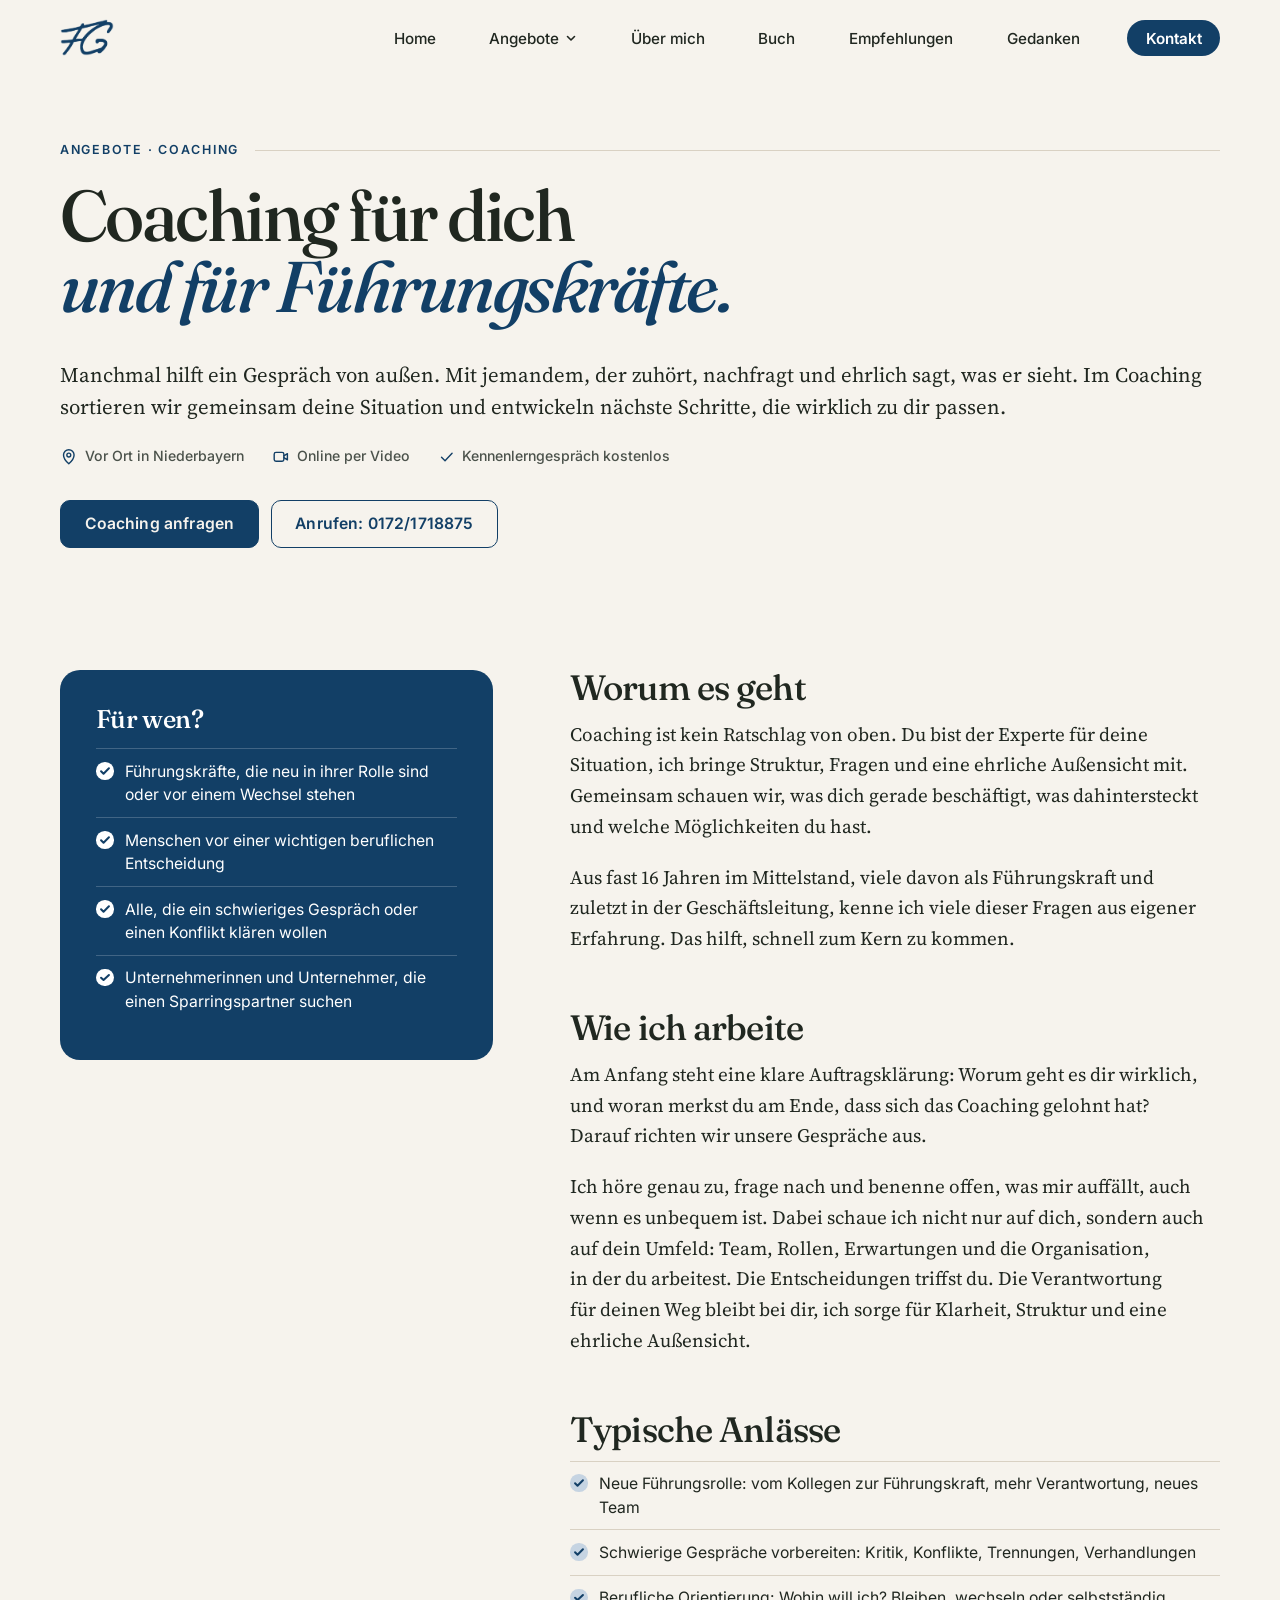
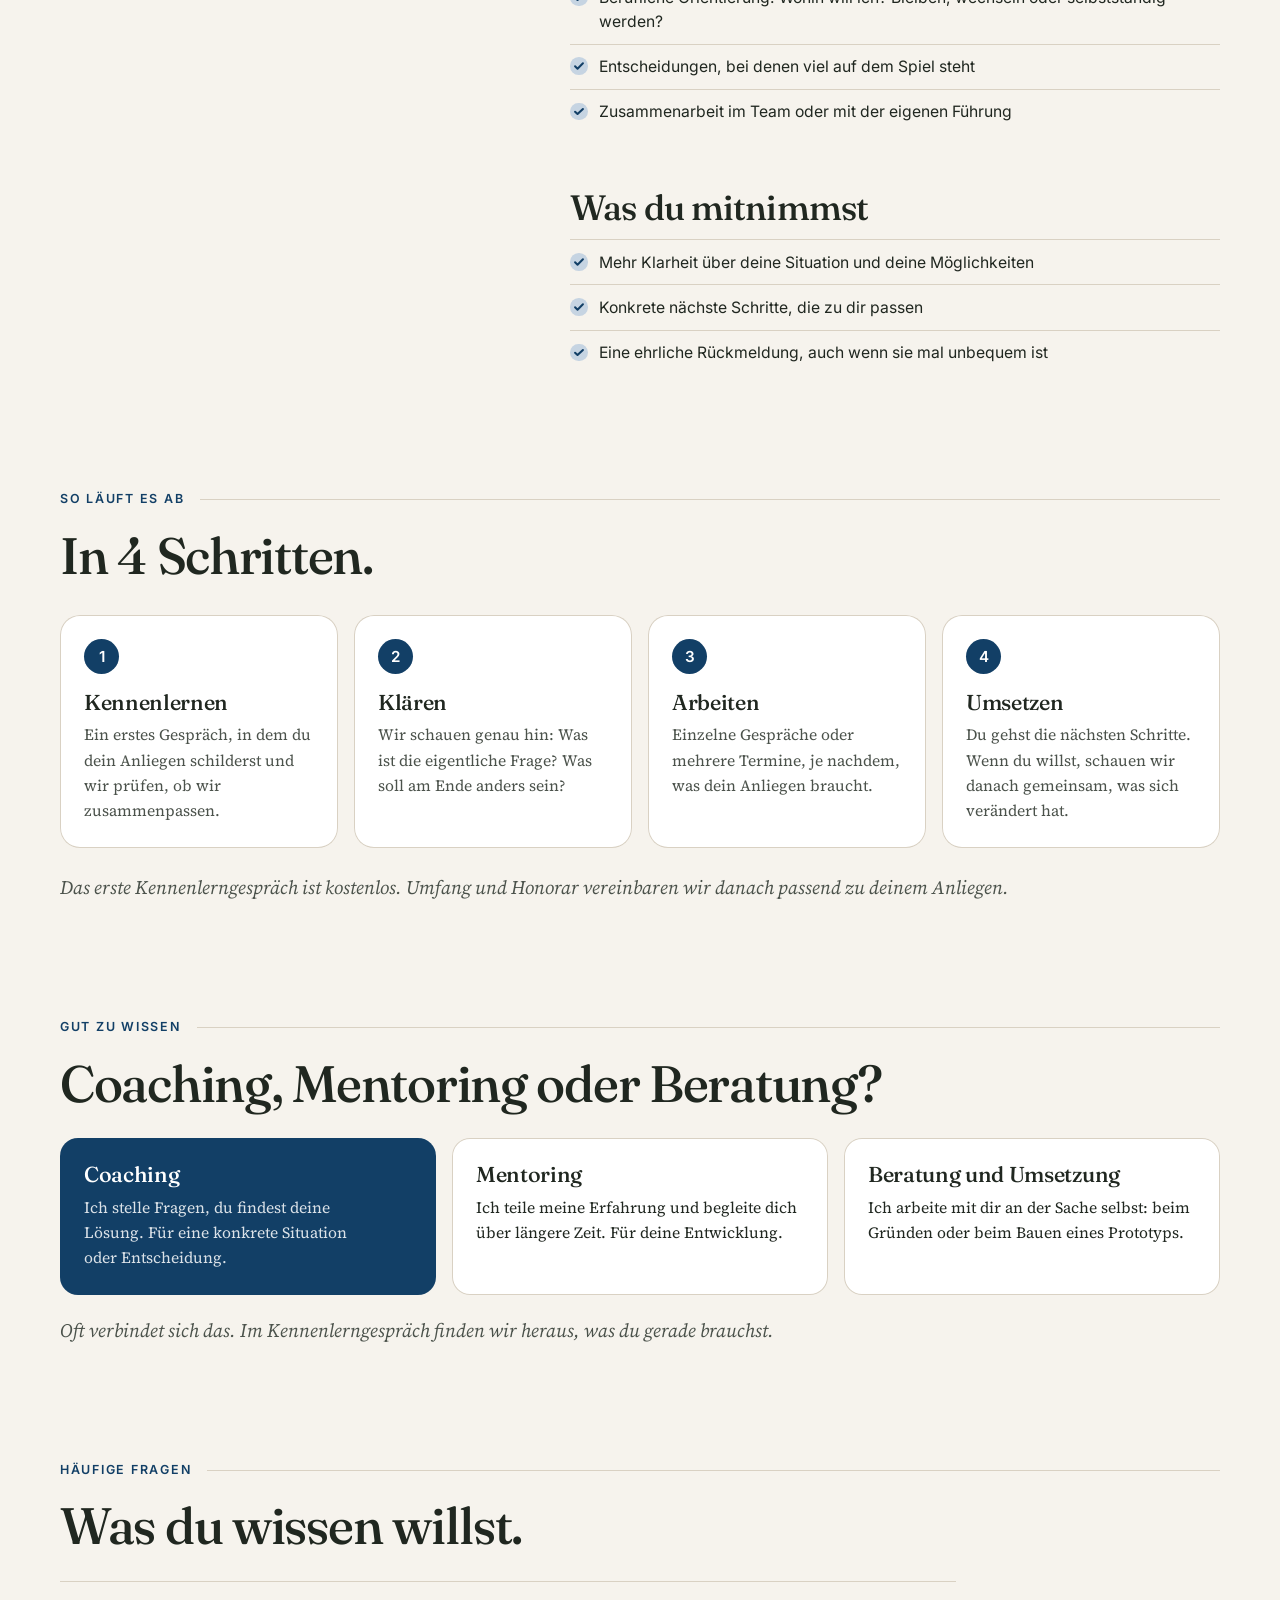
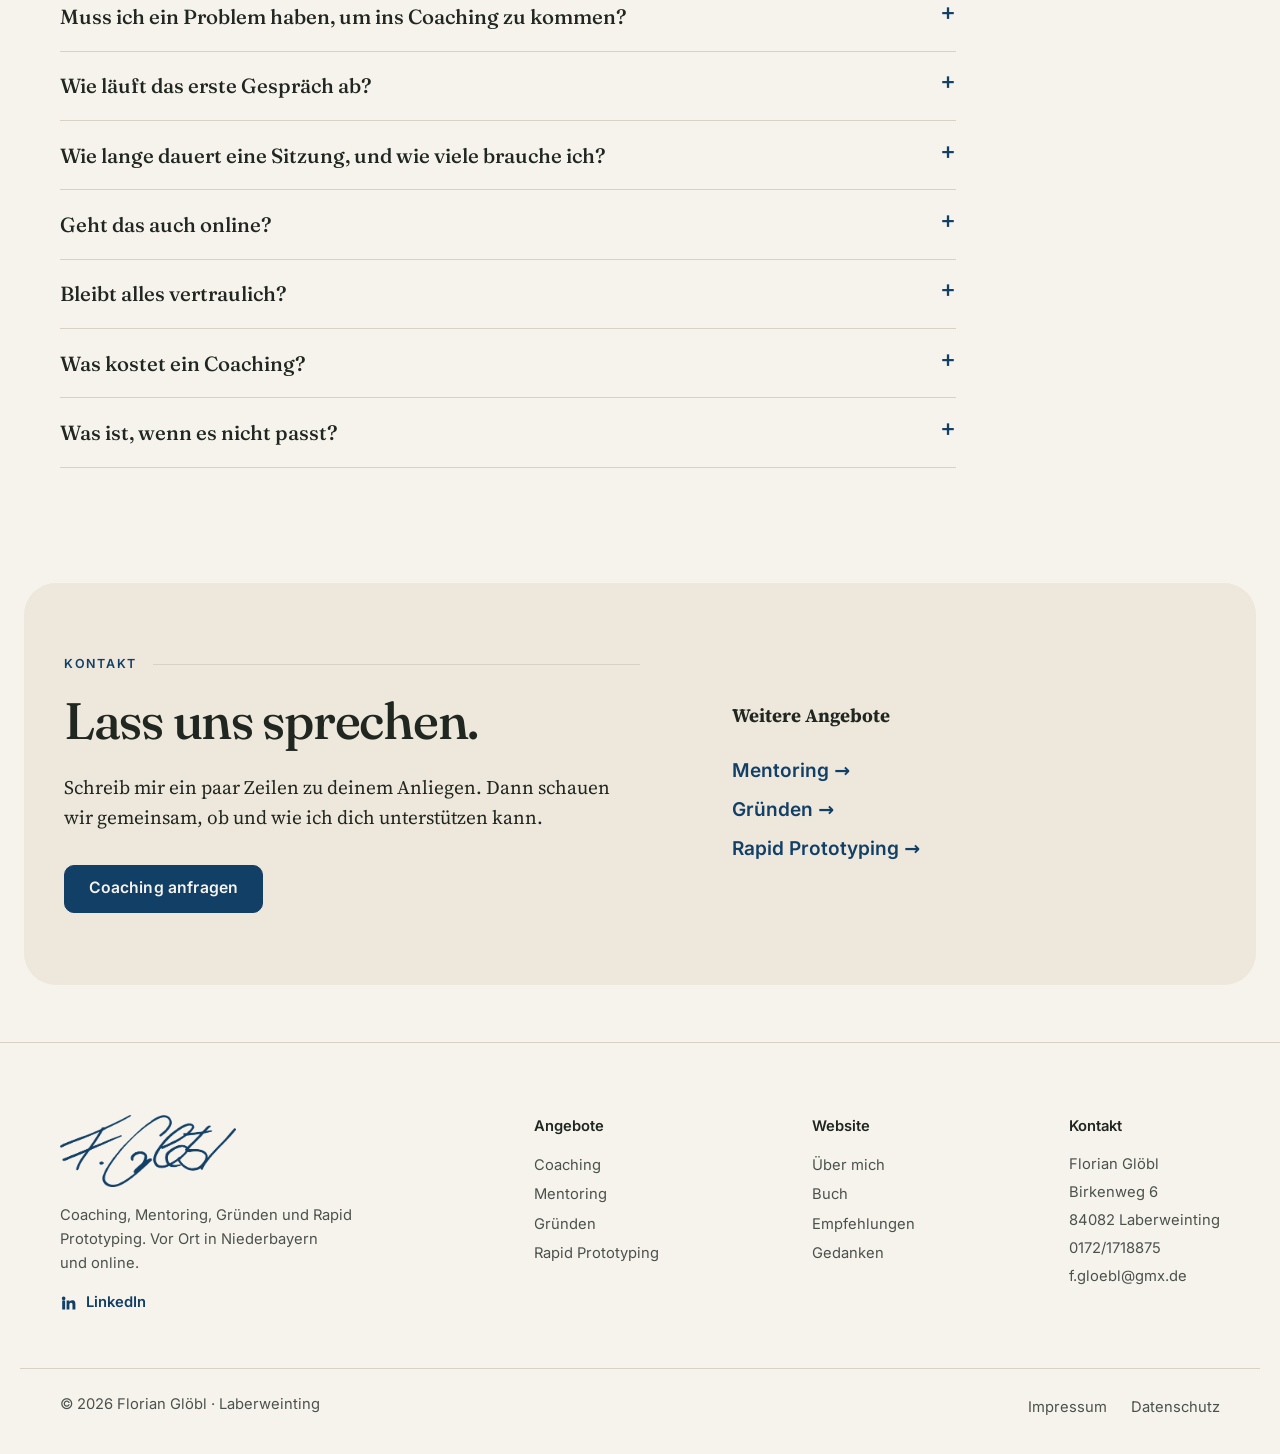
<file: coaching/index.html>
<!DOCTYPE html><html lang="de"><head><meta charset="utf-8"><meta name="viewport" content="width=device-width, initial-scale=1"><title>Coaching und Führungskräftecoaching in Niederbayern und online · Florian Glöbl</title><meta name="description" content="Persönliches Coaching und Führungskräftecoaching mit Florian Glöbl, vor Ort in Niederbayern oder online: Entscheidungen klären, die eigene Rolle finden, schwierige Gespräche vorbereiten. Ehrlich, direkt und auf Augenhöhe."><link rel="canonical" href="https://floriangloebl.de/coaching/"><meta name="robots" content="index, follow"><meta name="theme-color" content="#f6f3ed"><link rel="icon" href="/favicon.svg" type="image/svg+xml"><link rel="sitemap" href="/sitemap-index.xml"><meta property="og:type" content="website"><meta property="og:locale" content="de_DE"><meta property="og:site_name" content="Florian Glöbl"><meta property="og:title" content="Coaching und Führungskräftecoaching in Niederbayern und online · Florian Glöbl"><meta property="og:description" content="Persönliches Coaching und Führungskräftecoaching mit Florian Glöbl, vor Ort in Niederbayern oder online: Entscheidungen klären, die eigene Rolle finden, schwierige Gespräche vorbereiten. Ehrlich, direkt und auf Augenhöhe."><meta property="og:url" content="https://floriangloebl.de/coaching/"><meta property="og:image" content="https://floriangloebl.de/og.jpg"><meta property="og:image:alt" content="Coaching und Führungskräftecoaching in Niederbayern und online · Florian Glöbl"><meta name="twitter:card" content="summary_large_image"><meta name="twitter:title" content="Coaching und Führungskräftecoaching in Niederbayern und online · Florian Glöbl"><meta name="twitter:description" content="Persönliches Coaching und Führungskräftecoaching mit Florian Glöbl, vor Ort in Niederbayern oder online: Entscheidungen klären, die eigene Rolle finden, schwierige Gespräche vorbereiten. Ehrlich, direkt und auf Augenhöhe."><meta name="twitter:image" content="https://floriangloebl.de/og.jpg"><meta name="author" content="Florian Glöbl"><script type="application/ld+json">{"@context":"https://schema.org","@graph":[{"@type":"WebSite","@id":"https://floriangloebl.de/#website","url":"https://floriangloebl.de/","name":"Florian Glöbl","inLanguage":"de-DE","publisher":{"@id":"https://floriangloebl.de/#person"}},{"@type":"Person","@id":"https://floriangloebl.de/#person","name":"Florian Glöbl","url":"https://floriangloebl.de/","image":"https://floriangloebl.de/og.jpg","jobTitle":"Coach, Mentor und Berater","description":"Coaching und Führungskräftecoaching, Mentoring und Unterstützung beim Gründen, in Niederbayern und online. Florian Glöbl aus Laberweinting: fast 16 Jahre Erfahrung im Mittelstand, ehrlich, direkt und auf Augenhöhe.","email":"mailto:f.gloebl@gmx.de","address":{"@type":"PostalAddress","addressLocality":"Laberweinting","postalCode":"84082","addressRegion":"Bayern","addressCountry":"DE"},"knowsAbout":["Coaching","Führungskräftecoaching","Mentoring","Gründungsberatung","Organisationsentwicklung","Lean Management","ERP","Supply Chain"],"worksFor":[{"@type":"Organization","name":"Glöbl & Partner","url":"https://www.g-u-p.de/"},{"@type":"Organization","name":"Coolab AG","url":"https://coolab.ch/"},{"@type":"Organization","name":"Werkskante","url":"https://www.werkskante.de/"}],"sameAs":["https://www.linkedin.com/in/florian-gl%C3%B6bl-825a6a19b/","https://www.g-u-p.de/team","https://hoechstleistungskiller.v-und-s.de/"]},{"@type":"Service","name":"Coaching und Führungskräftecoaching in Niederbayern und online","description":"Persönliches Coaching und Führungskräftecoaching mit Florian Glöbl, vor Ort in Niederbayern oder online: Entscheidungen klären, die eigene Rolle finden, schwierige Gespräche vorbereiten. Ehrlich, direkt und auf Augenhöhe.","url":"https://floriangloebl.de/coaching/","areaServed":[{"@type":"AdministrativeArea","name":"Niederbayern"},{"@type":"Country","name":"Deutschland"},{"@type":"Country","name":"Schweiz"}],"availableChannel":[{"@type":"ServiceChannel","name":"Vor Ort in Niederbayern"},{"@type":"ServiceChannel","name":"Online per Video"}],"provider":{"@id":"https://floriangloebl.de/#person"}},{"@type":"FAQPage","mainEntity":[{"@type":"Question","name":"Muss ich ein Problem haben, um ins Coaching zu kommen?","acceptedAnswer":{"@type":"Answer","text":"Nein. Viele kommen, weil eine Entscheidung ansteht, eine neue Rolle beginnt oder sie sich einfach eine ehrliche Außensicht wünschen. Ein Problem ist kein Muss."}},{"@type":"Question","name":"Wie läuft das erste Gespräch ab?","acceptedAnswer":{"@type":"Answer","text":"Das erste Kennenlerngespräch ist kostenlos und unverbindlich. Du erzählst, worum es dir geht, und wir schauen gemeinsam, ob und wie ich dich unterstützen kann."}},{"@type":"Question","name":"Wie lange dauert eine Sitzung, und wie viele brauche ich?","acceptedAnswer":{"@type":"Answer","text":"Eine Sitzung dauert etwa ein bis zwei Stunden. Manchmal reicht ein einzelnes Gespräch, manchmal sind mehrere Termine sinnvoll. Das entscheiden wir gemeinsam, je nachdem, was dein Anliegen braucht."}},{"@type":"Question","name":"Geht das auch online?","acceptedAnswer":{"@type":"Answer","text":"Wie du möchtest. Ich arbeite vor Ort in Niederbayern und genauso online per Video. Viele schätzen die Flexibilität, und online funktioniert es erfahrungsgemäß sehr gut."}},{"@type":"Question","name":"Bleibt alles vertraulich?","acceptedAnswer":{"@type":"Answer","text":"Ja. Was wir besprechen, bleibt unter uns. Das gilt auch, wenn dein Unternehmen das Coaching bezahlt."}},{"@type":"Question","name":"Was kostet ein Coaching?","acceptedAnswer":{"@type":"Answer","text":"Das hängt vom Umfang ab. Nach dem kostenlosen Kennenlerngespräch mache ich dir ein klares Angebot, passend zu deinem Anliegen. Ohne versteckte Kosten."}},{"@type":"Question","name":"Was ist, wenn es nicht passt?","acceptedAnswer":{"@type":"Answer","text":"Dann sagen wir das offen. Genau dafür ist das Kennenlerngespräch da. Und auch später gilt: Ehrlichkeit zuerst."}}]}]}</script><script>document.documentElement.classList.add('js');</script><link rel="stylesheet" href="/_astro/Base.VzKi1P6U.css"></head><body><a class="skip-link" href="#inhalt">Zum Inhalt springen</a><header class="site-header"><div class="wrap"><a class="brand" href="/" aria-label="Florian Glöbl, zur Startseite"><span class="logo-fg" role="img" aria-label="Florian Glöbl"></span></a><button class="nav-toggle" type="button" aria-expanded="false" aria-controls="hauptmenue"><span class="bars" aria-hidden="true"></span> Menü</button><nav class="nav" id="hauptmenue" aria-label="Hauptmenü"><ul class="nav-list"><li><a href="/">Home</a></li><li class="nav-drop"><button class="nav-drop__btn" type="button" aria-expanded="false" aria-controls="angebote-menue">Angebote<svg viewBox="0 0 12 12" aria-hidden="true"><path d="M2.5 4.5 6 8l3.5-3.5"></path></svg></button><div class="nav-drop__panel" id="angebote-menue"><ul><li><a href="/coaching/" aria-current="page"><span class="nav-drop__icon"><svg viewBox="0 0 24 24" aria-hidden="true"><path d="M4 6.5A2.5 2.5 0 0 1 6.5 4h11A2.5 2.5 0 0 1 20 6.5v7a2.5 2.5 0 0 1-2.5 2.5H11l-4.5 4v-4h0A2.5 2.5 0 0 1 4 13.5z"/><path d="M8.5 9.5h7M8.5 12.5h4"/></svg></span><span><strong>Coaching</strong><small>Für dich und für Führungskräfte</small></span></a></li><li><a href="/mentoring/"><span class="nav-drop__icon"><svg viewBox="0 0 24 24" aria-hidden="true"><circle cx="8" cy="8" r="3"/><circle cx="16.5" cy="10" r="2.5"/><path d="M3 19c.6-3 2.6-5 5-5s4.4 2 5 5M13.5 19c.4-2 1.6-3.5 3-3.5s2.6 1.5 3 3.5"/></svg></span><span><strong>Mentoring</strong><small>Begleitung über längere Zeit</small></span></a></li><li><a href="/gruenden/"><span class="nav-drop__icon"><svg viewBox="0 0 24 24" aria-hidden="true"><path d="M12 3c3 2 4.5 5 4.5 8.5L15 15H9l-1.5-3.5C7.5 8 9 5 12 3z"/><circle cx="12" cy="9" r="1.6"/><path d="M9 15l-2 4 3-1M15 15l2 4-3-1"/></svg></span><span><strong>Gründen</strong><small>In Deutschland und der Schweiz</small></span></a></li><li><a href="/rapid-prototyping/"><span class="nav-drop__icon"><svg viewBox="0 0 24 24" aria-hidden="true"><path d="M9 18h6M10 21h4"/><path d="M12 3a6 6 0 0 0-3.5 10.9c.6.5 1 1.2 1 2.1h5c0-.9.4-1.6 1-2.1A6 6 0 0 0 12 3z"/></svg></span><span><strong>Rapid Prototyping</strong><small>Mit Prozessverständnis und KI</small></span></a></li></ul></div></li><li><a href="/#ueber-mich">Über mich</a></li><li><a href="/#buch">Buch</a></li><li><a href="/#nachdenken">Empfehlungen</a></li><li><a href="/gedanken/">Gedanken</a></li><li class="nav-cta-item"><a class="nav-cta" href="/#kontakt">Kontakt</a></li></ul></nav></div></header><main id="inhalt"><article class="offer-page"><header class="offer-hero"><div class="wrap"><p class="kicker"><span><a href="/#coaching">Angebote</a> · Coaching</span></p><h1>Coaching für dich <em>und für Führungskräfte.</em></h1><p class="lead">Manchmal hilft ein Gespräch von außen. Mit jemandem, der zuhört, nachfragt und ehrlich sagt, was er sieht. Im Coaching sortieren wir gemeinsam deine Situation und entwickeln nächste Schritte, die wirklich zu dir passen.</p><p class="offer-facts"><span><svg viewBox="0 0 20 20" aria-hidden="true"><path d="M10 18s6-5.2 6-10a6 6 0 1 0-12 0c0 4.8 6 10 6 10z"></path><circle cx="10" cy="8" r="2.2"></circle></svg>Vor Ort in Niederbayern</span><span><svg viewBox="0 0 20 20" aria-hidden="true"><rect x="2.5" y="5" width="11" height="10" rx="2"></rect><path d="m13.5 9 4-2.5v7l-4-2.5"></path></svg>Online per Video</span><span><svg viewBox="0 0 20 20" aria-hidden="true"><path d="M4 10.5 8 14.5 16 6"></path></svg>Kennenlerngespräch kostenlos</span></p><div class="actions"><a class="btn btn--primary" href="mailto:f.gloebl@gmx.de?subject=Anfrage%20Coaching">Coaching anfragen</a><a class="btn btn--ghost" href="tel:+491721718875">Anrufen: 0172/1718875</a></div></div></header><section class="section"><div class="wrap offer-grid-page"><aside class="offer-aside"><h2>Für wen?</h2><ul class="checks"><li>Führungskräfte, die neu in ihrer Rolle sind oder vor einem Wechsel stehen</li><li>Menschen vor einer wichtigen beruflichen Entscheidung</li><li>Alle, die ein schwieriges Gespräch oder einen Konflikt klären wollen</li><li>Unternehmerinnen und Unternehmer, die einen Sparringspartner suchen</li></ul></aside><div class="offer-body"><section><h2>Worum es geht</h2><p>Coaching ist kein Ratschlag von oben. Du bist der Experte für deine Situation, ich bringe Struktur, Fragen und eine ehrliche Außensicht mit. Gemeinsam schauen wir, was dich gerade beschäftigt, was dahintersteckt und welche Möglichkeiten du hast.</p><p>Aus fast 16 Jahren im Mittelstand, viele davon als Führungskraft und zuletzt in der Geschäftsleitung, kenne ich viele dieser Fragen aus eigener Erfahrung. Das hilft, schnell zum Kern zu kommen.</p></section><section><h2>Wie ich arbeite</h2><p>Am Anfang steht eine klare Auftragsklärung: Worum geht es dir wirklich, und woran merkst du am Ende, dass sich das Coaching gelohnt hat? Darauf richten wir unsere Gespräche aus.</p><p>Ich höre genau zu, frage nach und benenne offen, was mir auffällt, auch wenn es unbequem ist. Dabei schaue ich nicht nur auf dich, sondern auch auf dein Umfeld: Team, Rollen, Erwartungen und die Organisation, in der du arbeitest. Die Entscheidungen triffst du. Die Verantwortung für deinen Weg bleibt bei dir, ich sorge für Klarheit, Struktur und eine ehrliche Außensicht.</p></section><section><h2>Typische Anlässe</h2><ul class="checks"><li>Neue Führungsrolle: vom Kollegen zur Führungskraft, mehr Verantwortung, neues Team</li><li>Schwierige Gespräche vorbereiten: Kritik, Konflikte, Trennungen, Verhandlungen</li><li>Berufliche Orientierung: Wohin will ich? Bleiben, wechseln oder selbstständig werden?</li><li>Entscheidungen, bei denen viel auf dem Spiel steht</li><li>Zusammenarbeit im Team oder mit der eigenen Führung</li></ul></section><section><h2>Was du mitnimmst</h2><ul class="checks"><li>Mehr Klarheit über deine Situation und deine Möglichkeiten</li><li>Konkrete nächste Schritte, die zu dir passen</li><li>Eine ehrliche Rückmeldung, auch wenn sie mal unbequem ist</li></ul></section></div></div></section><section class="section"><div class="wrap"><p class="kicker">So läuft es ab</p><h2>In 4 Schritten.</h2><ol class="steps"><li><h3>Kennenlernen</h3><p>Ein erstes Gespräch, in dem du dein Anliegen schilderst und wir prüfen, ob wir zusammenpassen.</p></li><li><h3>Klären</h3><p>Wir schauen genau hin: Was ist die eigentliche Frage? Was soll am Ende anders sein?</p></li><li><h3>Arbeiten</h3><p>Einzelne Gespräche oder mehrere Termine, je nachdem, was dein Anliegen braucht.</p></li><li><h3>Umsetzen</h3><p>Du gehst die nächsten Schritte. Wenn du willst, schauen wir danach gemeinsam, was sich verändert hat.</p></li></ol><p class="steps-note">Das erste Kennenlerngespräch ist kostenlos. Umfang und Honorar vereinbaren wir danach passend zu deinem Anliegen.</p></div></section><section class="section"><div class="wrap compare-wrap"><p class="kicker">Gut zu wissen</p><h2>Coaching, Mentoring oder Beratung?</h2><div class="compare"><div class="compare__item is-current"><h3>Coaching</h3><p>Ich stelle Fragen, du findest deine Lösung. Für eine konkrete Situation oder Entscheidung.</p></div><div class="compare__item"><h3>Mentoring</h3><p>Ich teile meine Erfahrung und begleite dich über längere Zeit. Für deine Entwicklung.</p></div><div class="compare__item"><h3>Beratung und Umsetzung</h3><p>Ich arbeite mit dir an der Sache selbst: beim Gründen oder beim Bauen eines Prototyps.</p></div></div><p class="compare__note">Oft verbindet sich das. Im Kennenlerngespräch finden wir heraus, was du gerade brauchst.</p></div></section><section class="section"><div class="wrap faq-wrap"><p class="kicker">Häufige Fragen</p><h2>Was du wissen willst.</h2><div class="faq"><details><summary>Muss ich ein Problem haben, um ins Coaching zu kommen?</summary><p>Nein. Viele kommen, weil eine Entscheidung ansteht, eine neue Rolle beginnt oder sie sich einfach eine ehrliche Außensicht wünschen. Ein Problem ist kein Muss.</p></details><details><summary>Wie läuft das erste Gespräch ab?</summary><p>Das erste Kennenlerngespräch ist kostenlos und unverbindlich. Du erzählst, worum es dir geht, und wir schauen gemeinsam, ob und wie ich dich unterstützen kann.</p></details><details><summary>Wie lange dauert eine Sitzung, und wie viele brauche ich?</summary><p>Eine Sitzung dauert etwa ein bis zwei Stunden. Manchmal reicht ein einzelnes Gespräch, manchmal sind mehrere Termine sinnvoll. Das entscheiden wir gemeinsam, je nachdem, was dein Anliegen braucht.</p></details><details><summary>Geht das auch online?</summary><p>Wie du möchtest. Ich arbeite vor Ort in Niederbayern und genauso online per Video. Viele schätzen die Flexibilität, und online funktioniert es erfahrungsgemäß sehr gut.</p></details><details><summary>Bleibt alles vertraulich?</summary><p>Ja. Was wir besprechen, bleibt unter uns. Das gilt auch, wenn dein Unternehmen das Coaching bezahlt.</p></details><details><summary>Was kostet ein Coaching?</summary><p>Das hängt vom Umfang ab. Nach dem kostenlosen Kennenlerngespräch mache ich dir ein klares Angebot, passend zu deinem Anliegen. Ohne versteckte Kosten.</p></details><details><summary>Was ist, wenn es nicht passt?</summary><p>Dann sagen wir das offen. Genau dafür ist das Kennenlerngespräch da. Und auch später gilt: Ehrlichkeit zuerst.</p></details></div></div></section><section class="contact"><div class="wrap"><div class="prose"><p class="kicker">Kontakt</p><h2>Lass uns sprechen.</h2><p class="lead">Schreib mir ein paar Zeilen zu deinem Anliegen. Dann schauen wir gemeinsam, ob und wie ich dich unterstützen kann.</p><div class="actions"><a class="btn btn--primary" href="mailto:f.gloebl@gmx.de?subject=Anfrage%20Coaching">Coaching anfragen</a></div></div><nav class="other-offers" aria-label="Weitere Angebote"><p><strong>Weitere Angebote</strong></p><ul><li><a href="/mentoring/">Mentoring →</a></li><li><a href="/gruenden/">Gründen →</a></li><li><a href="/rapid-prototyping/">Rapid Prototyping →</a></li></ul></nav></div></section></article></main><footer class="site-footer"><div class="wrap footer-grid"><div class="footer-brand"><a class="footer-sign" href="/" aria-label="Florian Glöbl, zur Startseite"><span class="signature" aria-hidden="true"></span></a><p>Coaching, Mentoring, Gründen und Rapid Prototyping. Vor Ort in Niederbayern und online.</p><a class="footer-linkedin" href="https://www.linkedin.com/in/florian-gl%C3%B6bl-825a6a19b/" rel="noopener"><svg viewBox="0 0 24 24" aria-hidden="true"><path d="M4.98 3.5a2.5 2.5 0 1 1 0 5 2.5 2.5 0 0 1 0-5zM3 9h4v12H3zM9 9h3.8v1.7h.05c.53-1 1.83-2.05 3.77-2.05C20.6 8.65 21 11.2 21 14.5V21h-4v-5.8c0-1.4-.03-3.2-1.95-3.2-1.95 0-2.25 1.5-2.25 3.1V21H9z"></path></svg>LinkedIn</a></div><nav aria-label="Angebote"><p class="footer-title">Angebote</p><ul><li><a href="/coaching/">Coaching</a></li><li><a href="/mentoring/">Mentoring</a></li><li><a href="/gruenden/">Gründen</a></li><li><a href="/rapid-prototyping/">Rapid Prototyping</a></li></ul></nav><nav aria-label="Website"><p class="footer-title">Website</p><ul><li><a href="/#ueber-mich">Über mich</a></li><li><a href="/#buch">Buch</a></li><li><a href="/#nachdenken">Empfehlungen</a></li><li><a href="/gedanken/">Gedanken</a></li></ul></nav><div><p class="footer-title">Kontakt</p><address>Florian Glöbl<br>Birkenweg 6<br>84082 Laberweinting<br><a href="tel:+491721718875">0172/1718875</a><br><a href="mailto:f.gloebl@gmx.de">f.gloebl@gmx.de</a></address></div></div><div class="wrap footer-bottom"><p>© 2026 Florian Glöbl · Laberweinting</p><ul><li><a href="/impressum/">Impressum</a></li><li><a href="/datenschutz/">Datenschutz</a></li></ul></div></footer><script type="module">var e=document.querySelector(`.site-header`),t=document.querySelector(`.nav-toggle`),n=document.getElementById(`hauptmenue`),r=e=>{t?.setAttribute(`aria-expanded`,String(e)),n?.classList.toggle(`is-open`,e)};t?.addEventListener(`click`,()=>r(t.getAttribute(`aria-expanded`)!==`true`)),n?.addEventListener(`click`,e=>{e.target.closest(`a`)&&r(!1)}),document.addEventListener(`keydown`,e=>{e.key===`Escape`&&t?.getAttribute(`aria-expanded`)===`true`&&(r(!1),t.focus())});var i=document.querySelector(`.nav-drop`),a=i?.querySelector(`.nav-drop__btn`),o=e=>{a?.setAttribute(`aria-expanded`,String(e)),i?.classList.toggle(`is-open`,e)},s=()=>matchMedia(`(hover: hover) and (min-width: 1181px)`).matches;a?.addEventListener(`click`,()=>o(s()?!0:a.getAttribute(`aria-expanded`)!==`true`)),i?.addEventListener(`mouseenter`,()=>{matchMedia(`(hover: hover) and (min-width: 1181px)`).matches&&o(!0)}),i?.addEventListener(`mouseleave`,()=>{matchMedia(`(hover: hover) and (min-width: 1181px)`).matches&&o(!1)}),document.addEventListener(`click`,e=>{i&&!i.contains(e.target)&&o(!1)}),i?.addEventListener(`keydown`,e=>{e.key===`Escape`&&(o(!1),a?.focus())}),i?.addEventListener(`focusout`,e=>{i.contains(e.relatedTarget)||o(!1)});var c=document.querySelectorAll(`[data-reveal]`);if(`IntersectionObserver`in window){let e=new IntersectionObserver(t=>{for(let n of t)n.isIntersecting&&(n.target.classList.add(`is-visible`),e.unobserve(n.target))},{rootMargin:`0px 0px -8% 0px`});c.forEach(t=>e.observe(t))}else c.forEach(e=>e.classList.add(`is-visible`));var l=()=>e?.classList.toggle(`is-scrolled`,window.scrollY>8);l(),window.addEventListener(`scroll`,l,{passive:!0});</script></body></html>
</file>
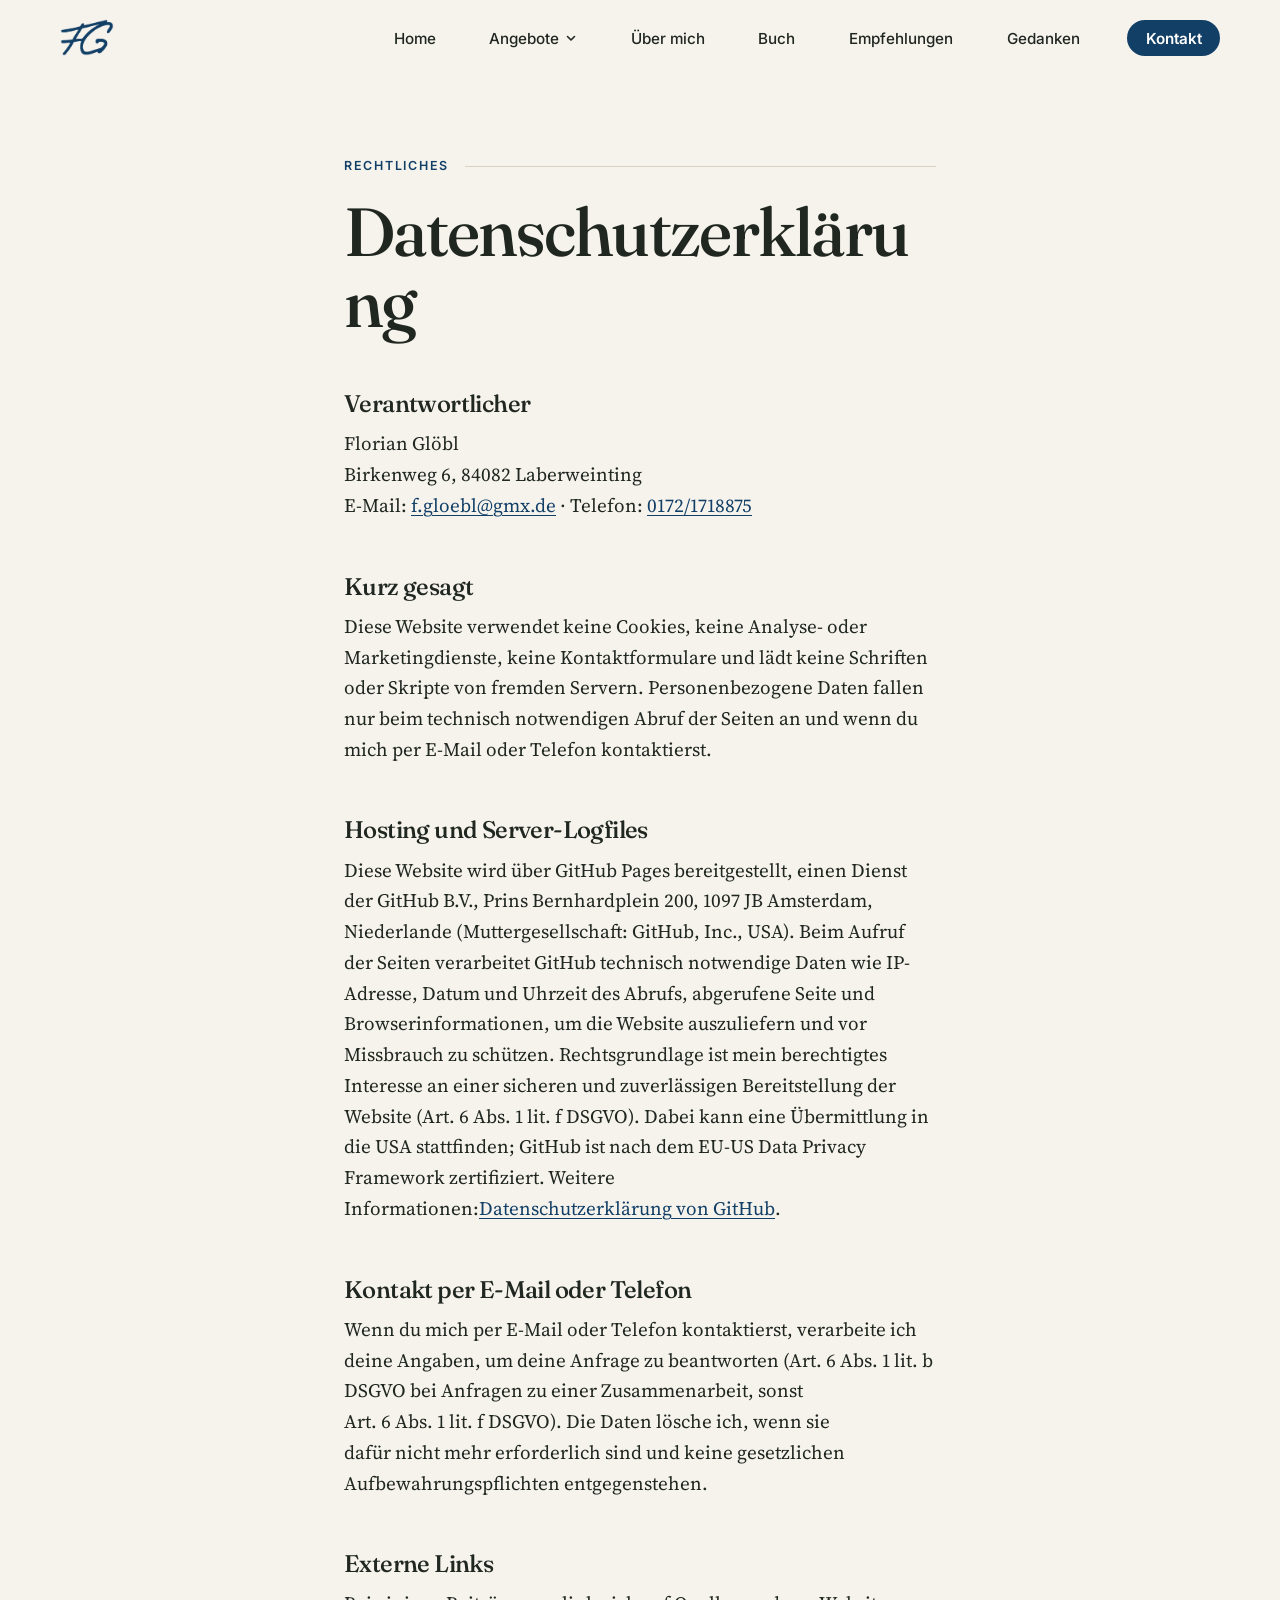
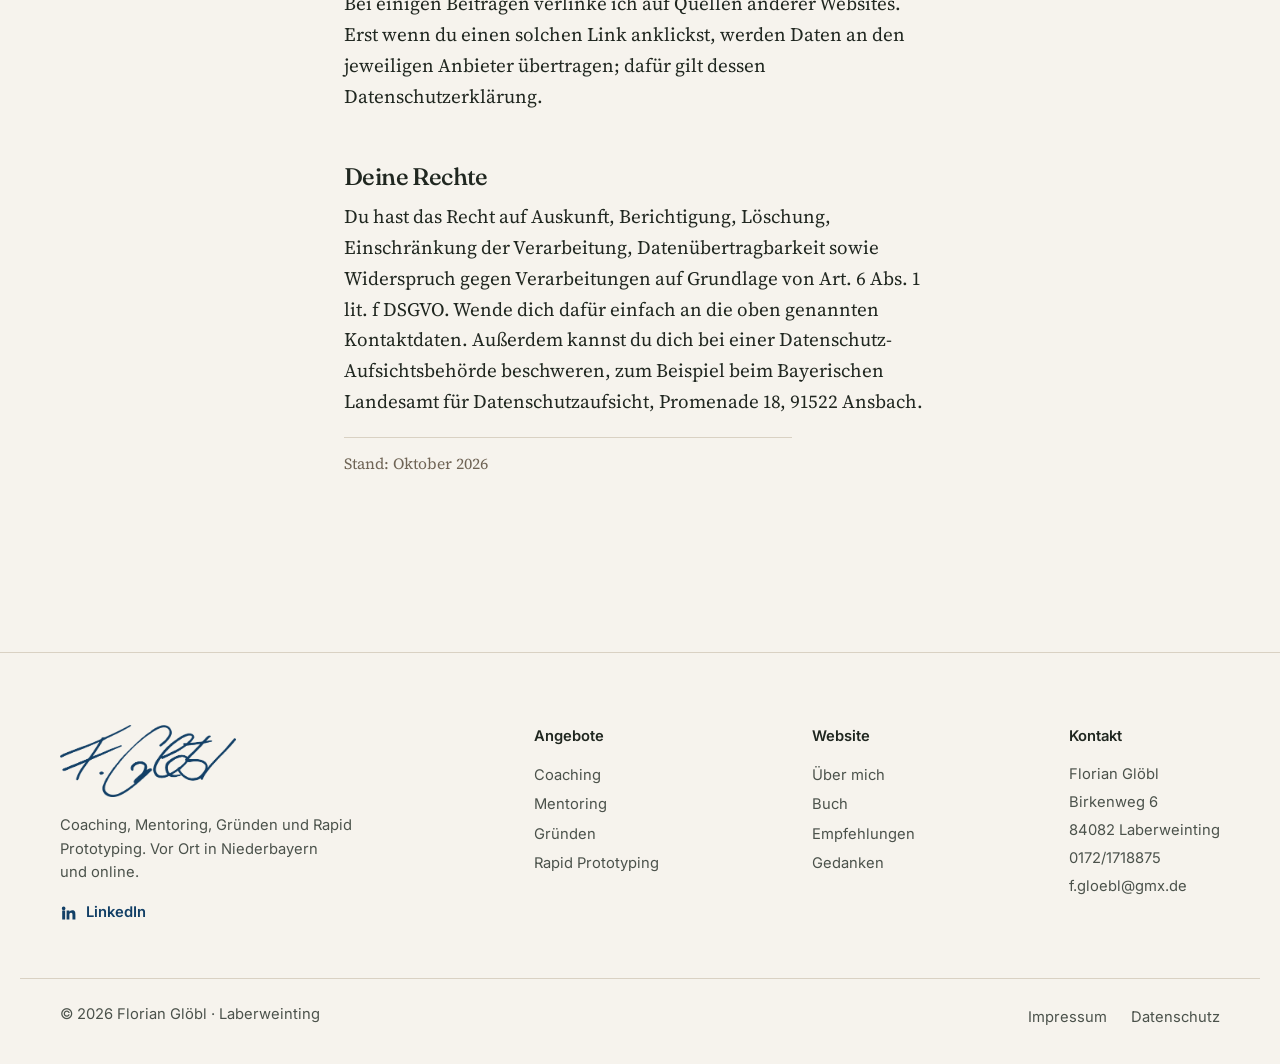
<file: datenschutz/index.html>
<!DOCTYPE html><html lang="de"><head><meta charset="utf-8"><meta name="viewport" content="width=device-width, initial-scale=1"><title>Datenschutz · Florian Glöbl</title><meta name="description" content="Datenschutzerklärung der Website von Florian Glöbl: keine Cookies, keine Tracking- oder Marketingdienste."><link rel="canonical" href="https://floriangloebl.de/datenschutz/"><meta name="robots" content="index, follow"><meta name="theme-color" content="#f6f3ed"><link rel="icon" href="/favicon.svg" type="image/svg+xml"><link rel="sitemap" href="/sitemap-index.xml"><meta property="og:type" content="website"><meta property="og:locale" content="de_DE"><meta property="og:site_name" content="Florian Glöbl"><meta property="og:title" content="Datenschutz · Florian Glöbl"><meta property="og:description" content="Datenschutzerklärung der Website von Florian Glöbl: keine Cookies, keine Tracking- oder Marketingdienste."><meta property="og:url" content="https://floriangloebl.de/datenschutz/"><meta property="og:image" content="https://floriangloebl.de/og.jpg"><meta property="og:image:alt" content="Datenschutz · Florian Glöbl"><meta name="twitter:card" content="summary_large_image"><meta name="twitter:title" content="Datenschutz · Florian Glöbl"><meta name="twitter:description" content="Datenschutzerklärung der Website von Florian Glöbl: keine Cookies, keine Tracking- oder Marketingdienste."><meta name="twitter:image" content="https://floriangloebl.de/og.jpg"><meta name="author" content="Florian Glöbl"><script type="application/ld+json">{"@context":"https://schema.org","@graph":[{"@type":"WebSite","@id":"https://floriangloebl.de/#website","url":"https://floriangloebl.de/","name":"Florian Glöbl","inLanguage":"de-DE","publisher":{"@id":"https://floriangloebl.de/#person"}},{"@type":"Person","@id":"https://floriangloebl.de/#person","name":"Florian Glöbl","url":"https://floriangloebl.de/","image":"https://floriangloebl.de/og.jpg","jobTitle":"Coach, Mentor und Berater","description":"Coaching und Führungskräftecoaching, Mentoring und Unterstützung beim Gründen, in Niederbayern und online. Florian Glöbl aus Laberweinting: fast 16 Jahre Erfahrung im Mittelstand, ehrlich, direkt und auf Augenhöhe.","email":"mailto:f.gloebl@gmx.de","address":{"@type":"PostalAddress","addressLocality":"Laberweinting","postalCode":"84082","addressRegion":"Bayern","addressCountry":"DE"},"knowsAbout":["Coaching","Führungskräftecoaching","Mentoring","Gründungsberatung","Organisationsentwicklung","Lean Management","ERP","Supply Chain"],"worksFor":[{"@type":"Organization","name":"Glöbl & Partner","url":"https://www.g-u-p.de/"},{"@type":"Organization","name":"Coolab AG","url":"https://coolab.ch/"},{"@type":"Organization","name":"Werkskante","url":"https://www.werkskante.de/"}],"sameAs":["https://www.linkedin.com/in/florian-gl%C3%B6bl-825a6a19b/","https://www.g-u-p.de/team","https://hoechstleistungskiller.v-und-s.de/"]}]}</script><script>document.documentElement.classList.add('js');</script><link rel="stylesheet" href="/_astro/Base.VzKi1P6U.css"></head><body><a class="skip-link" href="#inhalt">Zum Inhalt springen</a><header class="site-header"><div class="wrap"><a class="brand" href="/" aria-label="Florian Glöbl, zur Startseite"><span class="logo-fg" role="img" aria-label="Florian Glöbl"></span></a><button class="nav-toggle" type="button" aria-expanded="false" aria-controls="hauptmenue"><span class="bars" aria-hidden="true"></span> Menü</button><nav class="nav" id="hauptmenue" aria-label="Hauptmenü"><ul class="nav-list"><li><a href="/">Home</a></li><li class="nav-drop"><button class="nav-drop__btn" type="button" aria-expanded="false" aria-controls="angebote-menue">Angebote<svg viewBox="0 0 12 12" aria-hidden="true"><path d="M2.5 4.5 6 8l3.5-3.5"></path></svg></button><div class="nav-drop__panel" id="angebote-menue"><ul><li><a href="/coaching/"><span class="nav-drop__icon"><svg viewBox="0 0 24 24" aria-hidden="true"><path d="M4 6.5A2.5 2.5 0 0 1 6.5 4h11A2.5 2.5 0 0 1 20 6.5v7a2.5 2.5 0 0 1-2.5 2.5H11l-4.5 4v-4h0A2.5 2.5 0 0 1 4 13.5z"/><path d="M8.5 9.5h7M8.5 12.5h4"/></svg></span><span><strong>Coaching</strong><small>Für dich und für Führungskräfte</small></span></a></li><li><a href="/mentoring/"><span class="nav-drop__icon"><svg viewBox="0 0 24 24" aria-hidden="true"><circle cx="8" cy="8" r="3"/><circle cx="16.5" cy="10" r="2.5"/><path d="M3 19c.6-3 2.6-5 5-5s4.4 2 5 5M13.5 19c.4-2 1.6-3.5 3-3.5s2.6 1.5 3 3.5"/></svg></span><span><strong>Mentoring</strong><small>Begleitung über längere Zeit</small></span></a></li><li><a href="/gruenden/"><span class="nav-drop__icon"><svg viewBox="0 0 24 24" aria-hidden="true"><path d="M12 3c3 2 4.5 5 4.5 8.5L15 15H9l-1.5-3.5C7.5 8 9 5 12 3z"/><circle cx="12" cy="9" r="1.6"/><path d="M9 15l-2 4 3-1M15 15l2 4-3-1"/></svg></span><span><strong>Gründen</strong><small>In Deutschland und der Schweiz</small></span></a></li><li><a href="/rapid-prototyping/"><span class="nav-drop__icon"><svg viewBox="0 0 24 24" aria-hidden="true"><path d="M9 18h6M10 21h4"/><path d="M12 3a6 6 0 0 0-3.5 10.9c.6.5 1 1.2 1 2.1h5c0-.9.4-1.6 1-2.1A6 6 0 0 0 12 3z"/></svg></span><span><strong>Rapid Prototyping</strong><small>Mit Prozessverständnis und KI</small></span></a></li></ul></div></li><li><a href="/#ueber-mich">Über mich</a></li><li><a href="/#buch">Buch</a></li><li><a href="/#nachdenken">Empfehlungen</a></li><li><a href="/gedanken/">Gedanken</a></li><li class="nav-cta-item"><a class="nav-cta" href="/#kontakt">Kontakt</a></li></ul></nav></div></header><main id="inhalt"><section class="legal"><div class="wrap prose"><p class="kicker">Rechtliches</p><h1>Datenschutzerklärung</h1><h2>Verantwortlicher</h2><p>Florian Glöbl<br>Birkenweg 6, 84082 Laberweinting<br>E-Mail: <a href="mailto:f.gloebl@gmx.de">f.gloebl@gmx.de</a> · Telefon: <a href="tel:+491721718875">0172/1718875</a></p><h2>Kurz gesagt</h2><p>Diese Website verwendet keine Cookies, keine Analyse- oder Marketingdienste, keine Kontaktformulare und lädt keine Schriften oder Skripte von fremden Servern. Personenbezogene Daten fallen nur beim technisch notwendigen Abruf der Seiten an und wenn du mich per E-Mail oder Telefon kontaktierst.</p><h2>Hosting und Server-Logfiles</h2><p>Diese Website wird über GitHub Pages bereitgestellt, einen Dienst der GitHub B.V., Prins Bernhardplein 200, 1097 JB Amsterdam, Niederlande (Muttergesellschaft: GitHub, Inc., USA). Beim Aufruf der Seiten verarbeitet GitHub technisch notwendige Daten wie IP-Adresse, Datum und Uhrzeit des Abrufs, abgerufene Seite und Browserinformationen, um die Website auszuliefern und vor Missbrauch zu schützen. Rechtsgrundlage ist mein berechtigtes Interesse an einer sicheren und zuverlässigen Bereitstellung der Website (Art. 6 Abs. 1 lit. f DSGVO). Dabei kann eine Übermittlung in die USA stattfinden; GitHub ist nach dem EU-US Data Privacy Framework zertifiziert. Weitere Informationen:<a href="https://docs.github.com/de/site-policy/privacy-policies/github-general-privacy-statement" rel="noopener">Datenschutzerklärung von GitHub</a>.</p><h2>Kontakt per E-Mail oder Telefon</h2><p>Wenn du mich per E-Mail oder Telefon kontaktierst, verarbeite ich deine Angaben, um deine Anfrage zu beantworten (Art. 6 Abs. 1 lit. b DSGVO bei Anfragen zu einer Zusammenarbeit, sonst Art. 6 Abs. 1 lit. f DSGVO). Die Daten lösche ich, wenn sie dafür nicht mehr erforderlich sind und keine gesetzlichen Aufbewahrungspflichten entgegenstehen.</p><h2>Externe Links</h2><p>Bei einigen Beiträgen verlinke ich auf Quellen anderer Websites. Erst wenn du einen solchen Link anklickst, werden Daten an den jeweiligen Anbieter übertragen; dafür gilt dessen Datenschutzerklärung.</p><h2>Deine Rechte</h2><p>Du hast das Recht auf Auskunft, Berichtigung, Löschung, Einschränkung der Verarbeitung, Datenübertragbarkeit sowie Widerspruch gegen Verarbeitungen auf Grundlage von Art. 6 Abs. 1 lit. f DSGVO. Wende dich dafür einfach an die oben genannten Kontaktdaten. Außerdem kannst du dich bei einer Datenschutz-Aufsichtsbehörde beschweren, zum Beispiel beim Bayerischen Landesamt für Datenschutzaufsicht, Promenade 18, 91522 Ansbach.</p><p class="marginal">Stand: Oktober 2026</p></div></section></main><footer class="site-footer"><div class="wrap footer-grid"><div class="footer-brand"><a class="footer-sign" href="/" aria-label="Florian Glöbl, zur Startseite"><span class="signature" aria-hidden="true"></span></a><p>Coaching, Mentoring, Gründen und Rapid Prototyping. Vor Ort in Niederbayern und online.</p><a class="footer-linkedin" href="https://www.linkedin.com/in/florian-gl%C3%B6bl-825a6a19b/" rel="noopener"><svg viewBox="0 0 24 24" aria-hidden="true"><path d="M4.98 3.5a2.5 2.5 0 1 1 0 5 2.5 2.5 0 0 1 0-5zM3 9h4v12H3zM9 9h3.8v1.7h.05c.53-1 1.83-2.05 3.77-2.05C20.6 8.65 21 11.2 21 14.5V21h-4v-5.8c0-1.4-.03-3.2-1.95-3.2-1.95 0-2.25 1.5-2.25 3.1V21H9z"></path></svg>LinkedIn</a></div><nav aria-label="Angebote"><p class="footer-title">Angebote</p><ul><li><a href="/coaching/">Coaching</a></li><li><a href="/mentoring/">Mentoring</a></li><li><a href="/gruenden/">Gründen</a></li><li><a href="/rapid-prototyping/">Rapid Prototyping</a></li></ul></nav><nav aria-label="Website"><p class="footer-title">Website</p><ul><li><a href="/#ueber-mich">Über mich</a></li><li><a href="/#buch">Buch</a></li><li><a href="/#nachdenken">Empfehlungen</a></li><li><a href="/gedanken/">Gedanken</a></li></ul></nav><div><p class="footer-title">Kontakt</p><address>Florian Glöbl<br>Birkenweg 6<br>84082 Laberweinting<br><a href="tel:+491721718875">0172/1718875</a><br><a href="mailto:f.gloebl@gmx.de">f.gloebl@gmx.de</a></address></div></div><div class="wrap footer-bottom"><p>© 2026 Florian Glöbl · Laberweinting</p><ul><li><a href="/impressum/">Impressum</a></li><li><a href="/datenschutz/">Datenschutz</a></li></ul></div></footer><script type="module">var e=document.querySelector(`.site-header`),t=document.querySelector(`.nav-toggle`),n=document.getElementById(`hauptmenue`),r=e=>{t?.setAttribute(`aria-expanded`,String(e)),n?.classList.toggle(`is-open`,e)};t?.addEventListener(`click`,()=>r(t.getAttribute(`aria-expanded`)!==`true`)),n?.addEventListener(`click`,e=>{e.target.closest(`a`)&&r(!1)}),document.addEventListener(`keydown`,e=>{e.key===`Escape`&&t?.getAttribute(`aria-expanded`)===`true`&&(r(!1),t.focus())});var i=document.querySelector(`.nav-drop`),a=i?.querySelector(`.nav-drop__btn`),o=e=>{a?.setAttribute(`aria-expanded`,String(e)),i?.classList.toggle(`is-open`,e)},s=()=>matchMedia(`(hover: hover) and (min-width: 1181px)`).matches;a?.addEventListener(`click`,()=>o(s()?!0:a.getAttribute(`aria-expanded`)!==`true`)),i?.addEventListener(`mouseenter`,()=>{matchMedia(`(hover: hover) and (min-width: 1181px)`).matches&&o(!0)}),i?.addEventListener(`mouseleave`,()=>{matchMedia(`(hover: hover) and (min-width: 1181px)`).matches&&o(!1)}),document.addEventListener(`click`,e=>{i&&!i.contains(e.target)&&o(!1)}),i?.addEventListener(`keydown`,e=>{e.key===`Escape`&&(o(!1),a?.focus())}),i?.addEventListener(`focusout`,e=>{i.contains(e.relatedTarget)||o(!1)});var c=document.querySelectorAll(`[data-reveal]`);if(`IntersectionObserver`in window){let e=new IntersectionObserver(t=>{for(let n of t)n.isIntersecting&&(n.target.classList.add(`is-visible`),e.unobserve(n.target))},{rootMargin:`0px 0px -8% 0px`});c.forEach(t=>e.observe(t))}else c.forEach(e=>e.classList.add(`is-visible`));var l=()=>e?.classList.toggle(`is-scrolled`,window.scrollY>8);l(),window.addEventListener(`scroll`,l,{passive:!0});</script></body></html>
</file>
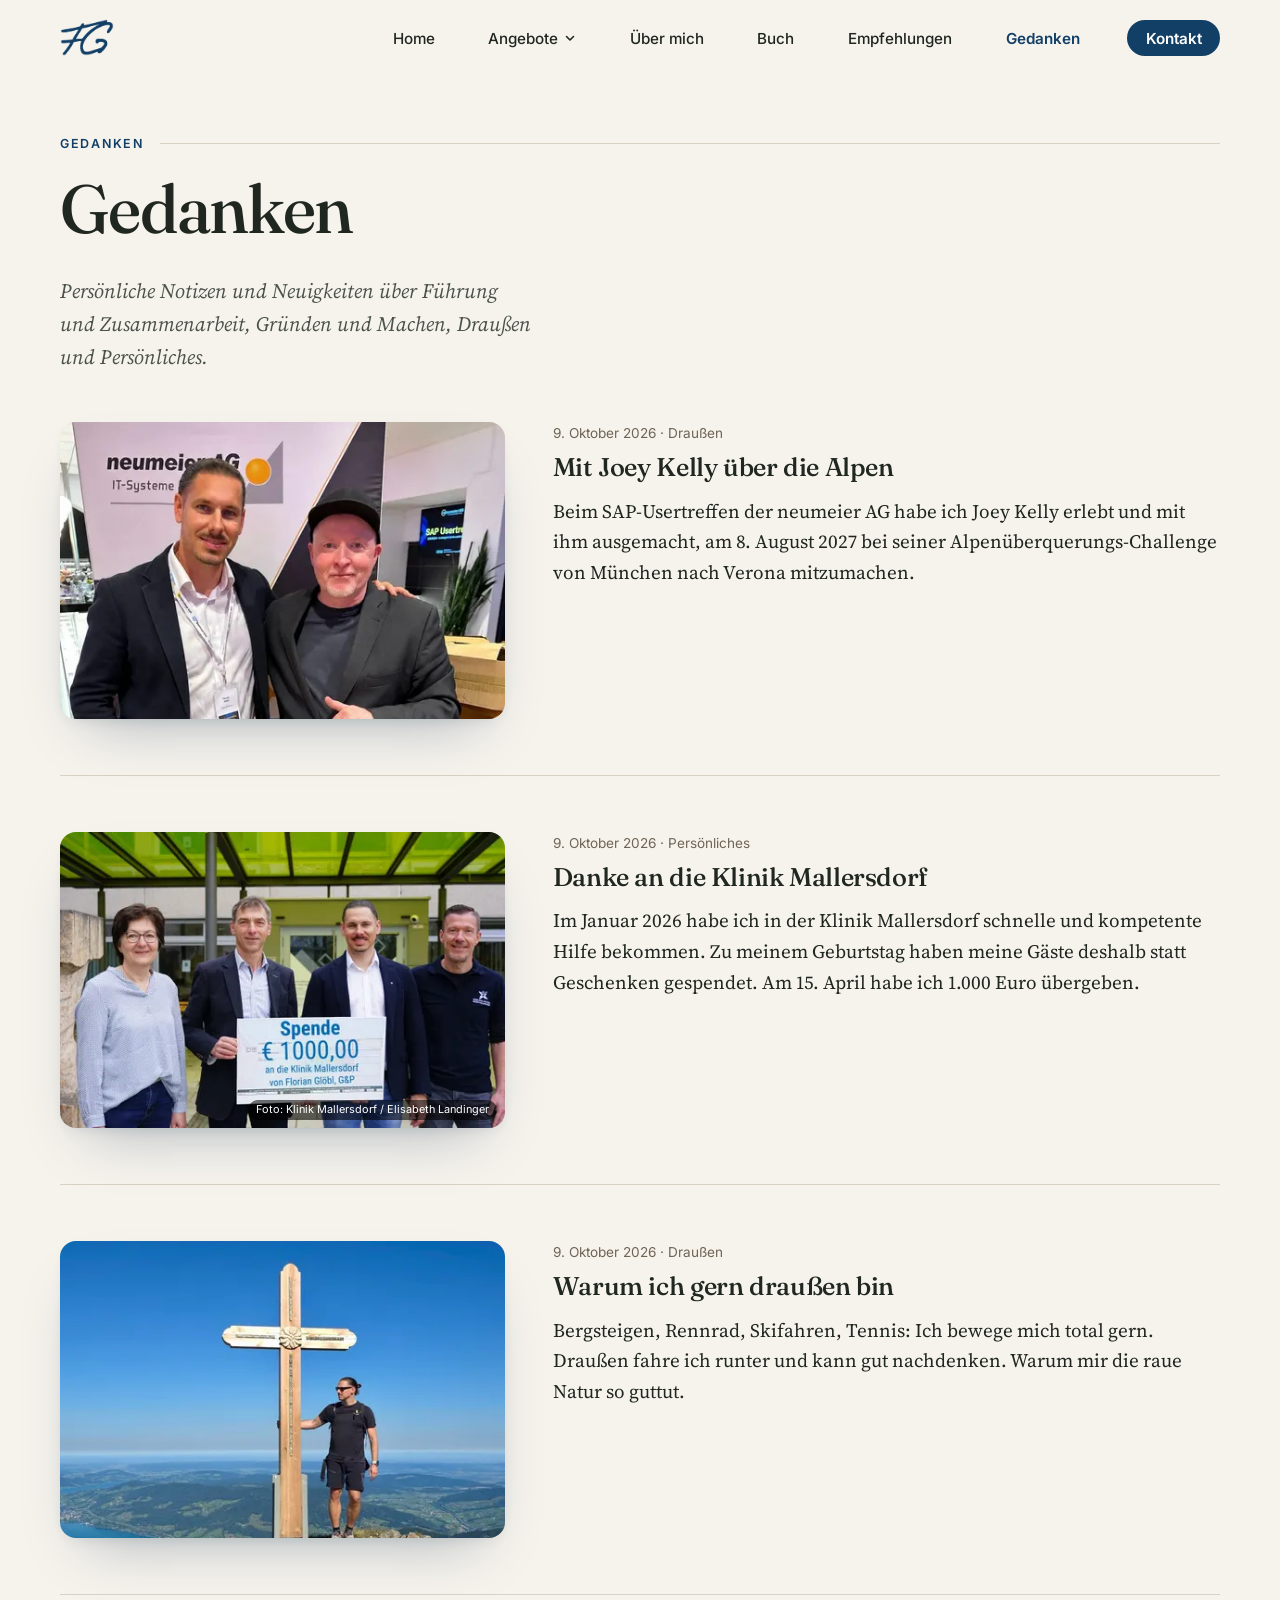
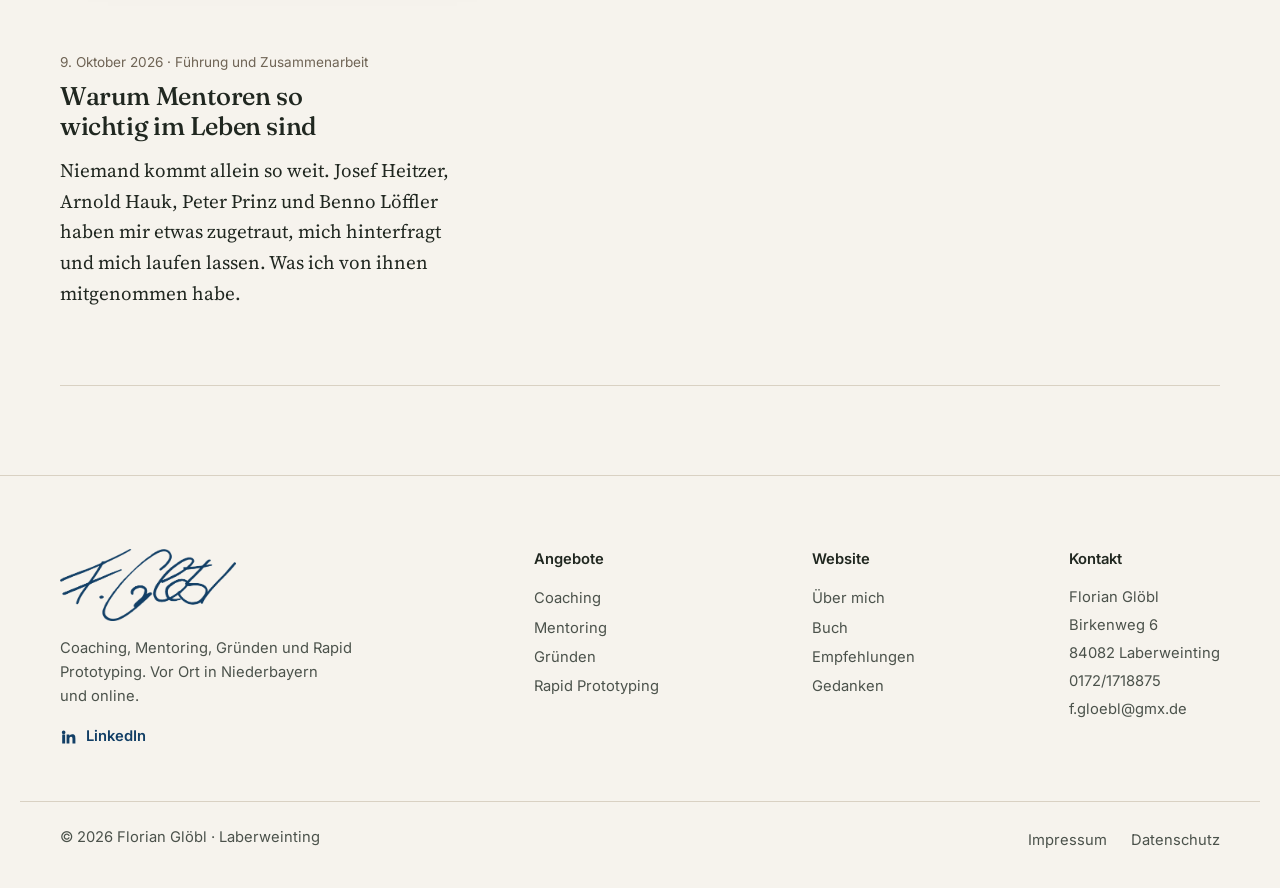
<file: gedanken/index.html>
<!DOCTYPE html><html lang="de"><head><meta charset="utf-8"><meta name="viewport" content="width=device-width, initial-scale=1"><title>Gedanken · Florian Glöbl</title><meta name="description" content="Gedanken von Florian Glöbl über Führung und Zusammenarbeit, Gründen, Bewegung in den Bergen und Persönliches. Beiträge eines Coaches und Beraters aus Niederbayern."><link rel="canonical" href="https://floriangloebl.de/gedanken/"><meta name="robots" content="index, follow"><meta name="theme-color" content="#f6f3ed"><link rel="icon" href="/favicon.svg" type="image/svg+xml"><link rel="sitemap" href="/sitemap-index.xml"><meta property="og:type" content="website"><meta property="og:locale" content="de_DE"><meta property="og:site_name" content="Florian Glöbl"><meta property="og:title" content="Gedanken · Florian Glöbl"><meta property="og:description" content="Gedanken von Florian Glöbl über Führung und Zusammenarbeit, Gründen, Bewegung in den Bergen und Persönliches. Beiträge eines Coaches und Beraters aus Niederbayern."><meta property="og:url" content="https://floriangloebl.de/gedanken/"><meta property="og:image" content="https://floriangloebl.de/og.jpg"><meta property="og:image:alt" content="Gedanken · Florian Glöbl"><meta name="twitter:card" content="summary_large_image"><meta name="twitter:title" content="Gedanken · Florian Glöbl"><meta name="twitter:description" content="Gedanken von Florian Glöbl über Führung und Zusammenarbeit, Gründen, Bewegung in den Bergen und Persönliches. Beiträge eines Coaches und Beraters aus Niederbayern."><meta name="twitter:image" content="https://floriangloebl.de/og.jpg"><meta name="author" content="Florian Glöbl"><script type="application/ld+json">{"@context":"https://schema.org","@graph":[{"@type":"WebSite","@id":"https://floriangloebl.de/#website","url":"https://floriangloebl.de/","name":"Florian Glöbl","inLanguage":"de-DE","publisher":{"@id":"https://floriangloebl.de/#person"}},{"@type":"Person","@id":"https://floriangloebl.de/#person","name":"Florian Glöbl","url":"https://floriangloebl.de/","image":"https://floriangloebl.de/og.jpg","jobTitle":"Coach, Mentor und Berater","description":"Coaching und Führungskräftecoaching, Mentoring und Unterstützung beim Gründen, in Niederbayern und online. Florian Glöbl aus Laberweinting: fast 16 Jahre Erfahrung im Mittelstand, ehrlich, direkt und auf Augenhöhe.","email":"mailto:f.gloebl@gmx.de","address":{"@type":"PostalAddress","addressLocality":"Laberweinting","postalCode":"84082","addressRegion":"Bayern","addressCountry":"DE"},"knowsAbout":["Coaching","Führungskräftecoaching","Mentoring","Gründungsberatung","Organisationsentwicklung","Lean Management","ERP","Supply Chain"],"worksFor":[{"@type":"Organization","name":"Glöbl & Partner","url":"https://www.g-u-p.de/"},{"@type":"Organization","name":"Coolab AG","url":"https://coolab.ch/"},{"@type":"Organization","name":"Werkskante","url":"https://www.werkskante.de/"}],"sameAs":["https://www.linkedin.com/in/florian-gl%C3%B6bl-825a6a19b/","https://www.g-u-p.de/team","https://hoechstleistungskiller.v-und-s.de/"]}]}</script><script>document.documentElement.classList.add('js');</script><link rel="stylesheet" href="/_astro/Base.VzKi1P6U.css"></head><body><a class="skip-link" href="#inhalt">Zum Inhalt springen</a><header class="site-header"><div class="wrap"><a class="brand" href="/" aria-label="Florian Glöbl, zur Startseite"><span class="logo-fg" role="img" aria-label="Florian Glöbl"></span></a><button class="nav-toggle" type="button" aria-expanded="false" aria-controls="hauptmenue"><span class="bars" aria-hidden="true"></span> Menü</button><nav class="nav" id="hauptmenue" aria-label="Hauptmenü"><ul class="nav-list"><li><a href="/">Home</a></li><li class="nav-drop"><button class="nav-drop__btn" type="button" aria-expanded="false" aria-controls="angebote-menue">Angebote<svg viewBox="0 0 12 12" aria-hidden="true"><path d="M2.5 4.5 6 8l3.5-3.5"></path></svg></button><div class="nav-drop__panel" id="angebote-menue"><ul><li><a href="/coaching/"><span class="nav-drop__icon"><svg viewBox="0 0 24 24" aria-hidden="true"><path d="M4 6.5A2.5 2.5 0 0 1 6.5 4h11A2.5 2.5 0 0 1 20 6.5v7a2.5 2.5 0 0 1-2.5 2.5H11l-4.5 4v-4h0A2.5 2.5 0 0 1 4 13.5z"/><path d="M8.5 9.5h7M8.5 12.5h4"/></svg></span><span><strong>Coaching</strong><small>Für dich und für Führungskräfte</small></span></a></li><li><a href="/mentoring/"><span class="nav-drop__icon"><svg viewBox="0 0 24 24" aria-hidden="true"><circle cx="8" cy="8" r="3"/><circle cx="16.5" cy="10" r="2.5"/><path d="M3 19c.6-3 2.6-5 5-5s4.4 2 5 5M13.5 19c.4-2 1.6-3.5 3-3.5s2.6 1.5 3 3.5"/></svg></span><span><strong>Mentoring</strong><small>Begleitung über längere Zeit</small></span></a></li><li><a href="/gruenden/"><span class="nav-drop__icon"><svg viewBox="0 0 24 24" aria-hidden="true"><path d="M12 3c3 2 4.5 5 4.5 8.5L15 15H9l-1.5-3.5C7.5 8 9 5 12 3z"/><circle cx="12" cy="9" r="1.6"/><path d="M9 15l-2 4 3-1M15 15l2 4-3-1"/></svg></span><span><strong>Gründen</strong><small>In Deutschland und der Schweiz</small></span></a></li><li><a href="/rapid-prototyping/"><span class="nav-drop__icon"><svg viewBox="0 0 24 24" aria-hidden="true"><path d="M9 18h6M10 21h4"/><path d="M12 3a6 6 0 0 0-3.5 10.9c.6.5 1 1.2 1 2.1h5c0-.9.4-1.6 1-2.1A6 6 0 0 0 12 3z"/></svg></span><span><strong>Rapid Prototyping</strong><small>Mit Prozessverständnis und KI</small></span></a></li></ul></div></li><li><a href="/#ueber-mich">Über mich</a></li><li><a href="/#buch">Buch</a></li><li><a href="/#nachdenken">Empfehlungen</a></li><li><a href="/gedanken/" aria-current="page">Gedanken</a></li><li class="nav-cta-item"><a class="nav-cta" href="/#kontakt">Kontakt</a></li></ul></nav></div></header><main id="inhalt"><section class="section"><div class="wrap"><p class="kicker">Gedanken</p><h1>Gedanken</h1><p class="subline prose">Persönliche Notizen und Neuigkeiten über Führung und Zusammenarbeit, Gründen und Machen, Draußen und Persönliches.</p><div class="post-list" style="margin-top: 3rem"><article class="post-card post-card--row"><a href="/gedanken/mit-joey-kelly-ueber-die-alpen/" tabindex="-1" aria-hidden="true"><figure class="photo"><picture><source srcset="/_astro/joey-kelly.D3xwdCGz_Z1PI1PN.webp 480w, /_astro/joey-kelly.D3xwdCGz_Z1xdDQz.webp 720w, /_astro/joey-kelly.D3xwdCGz_11YEWv.webp 960w" type="image/webp" sizes="(max-width: 640px) 100vw, 480px"><img src="/_astro/joey-kelly.D3xwdCGz_ZzjQ3X.jpg" srcset="/_astro/joey-kelly.D3xwdCGz_Z1PTHRT.jpg 480w, /_astro/joey-kelly.D3xwdCGz_Z1xpkSF.jpg 720w, /_astro/joey-kelly.D3xwdCGz_V3iSs.jpg 960w" alt="Florian Glöbl und Joey Kelly stehen nebeneinander vor einem Banner der neumeier AG beim SAP-Usertreffen, Joey Kelly mit schwarzer Kappe zeigt den Daumen." sizes="(max-width: 640px) 100vw, 480px" loading="lazy" fetchpriority="auto" decoding="async" style="object-position: 50% 10%" width="1086" height="1448"></picture></figure></a><div><p class="post-meta"><time datetime="2026-10-09T18:00:00.000Z">9. Oktober 2026</time> · Draußen</p><h3><a href="/gedanken/mit-joey-kelly-ueber-die-alpen/">Mit Joey Kelly über die Alpen</a></h3><p>Beim SAP-Usertreffen der neumeier AG habe ich Joey Kelly erlebt und mit ihm ausgemacht, am 8. August 2027 bei seiner Alpenüberquerungs-Challenge von München nach Verona mitzumachen.</p></div></article><article class="post-card post-card--row"><a href="/gedanken/danke-klinik-mallersdorf/" tabindex="-1" aria-hidden="true"><figure class="photo"><picture><source srcset="/_astro/klinik-spende.O6-dy_1E_haEb2.webp 480w, /_astro/klinik-spende.O6-dy_1E_Z1h9JC2.webp 720w, /_astro/klinik-spende.O6-dy_1E_11OE4M.webp 960w" type="image/webp" sizes="(max-width: 640px) 100vw, 480px"><img src="/_astro/klinik-spende.O6-dy_1E_XeIJD.jpg" srcset="/_astro/klinik-spende.O6-dy_1E_Z1KUmRp.jpg 480w, /_astro/klinik-spende.O6-dy_1E_1JVm8s.jpg 720w, /_astro/klinik-spende.O6-dy_1E_Z11gmXE.jpg 960w" alt="Spendenübergabe vor dem Eingang der Klinik Mallersdorf: Margit Hien, Bernhard Fürst, Florian Glöbl und Andreas Schneider (von links), Florian Glöbl und Bernhard Fürst halten ein Schild mit der Aufschrift „Spende € 1000,00 an die Klinik Mallersdorf von Florian Glöbl, G&amp;P“." sizes="(max-width: 640px) 100vw, 480px" loading="lazy" fetchpriority="auto" decoding="async" style="object-position: 50% 50%" width="2400" height="1600"></picture><figcaption>Foto: Klinik Mallersdorf / Elisabeth Landinger</figcaption></figure></a><div><p class="post-meta"><time datetime="2026-10-09T00:00:00.000Z">9. Oktober 2026</time> · Persönliches</p><h3><a href="/gedanken/danke-klinik-mallersdorf/">Danke an die Klinik Mallersdorf</a></h3><p>Im Januar 2026 habe ich in der Klinik Mallersdorf schnelle und kompetente Hilfe bekommen. Zu meinem Geburtstag haben meine Gäste deshalb statt Geschenken gespendet. Am 15. April habe ich 1.000 Euro übergeben.</p></div></article><article class="post-card post-card--row"><a href="/gedanken/warum-ich-gern-draussen-bin/" tabindex="-1" aria-hidden="true"><figure class="photo"><picture><source srcset="/_astro/draussen-gipfelkreuz.JC9qDXus_ZIrIUk.webp 480w, /_astro/draussen-gipfelkreuz.JC9qDXus_Z24bdOf.webp 720w, /_astro/draussen-gipfelkreuz.JC9qDXus_Z1jqEwx.webp 960w" type="image/webp" sizes="(max-width: 640px) 100vw, 480px"><img src="/_astro/draussen-gipfelkreuz.JC9qDXus_ZQpcSt.jpg" srcset="/_astro/draussen-gipfelkreuz.JC9qDXus_1kDKQu.jpg 480w, /_astro/draussen-gipfelkreuz.JC9qDXus_Z4I2q.jpg 720w, /_astro/draussen-gipfelkreuz.JC9qDXus_1JteVE.jpg 960w" alt="Florian Glöbl steht neben einem hölzernen Gipfelkreuz auf einem Felsgipfel, darunter ein See und weites Hügelland." sizes="(max-width: 640px) 100vw, 480px" loading="lazy" fetchpriority="auto" decoding="async" style="object-position: 50% 45%" width="1280" height="1707"></picture></figure></a><div><p class="post-meta"><time datetime="2026-10-09T00:00:00.000Z">9. Oktober 2026</time> · Draußen</p><h3><a href="/gedanken/warum-ich-gern-draussen-bin/">Warum ich gern draußen bin</a></h3><p>Bergsteigen, Rennrad, Skifahren, Tennis: Ich bewege mich total gern. Draußen fahre ich runter und kann gut nachdenken. Warum mir die raue Natur so guttut.</p></div></article><article class="post-card post-card--row"><div><p class="post-meta"><time datetime="2026-10-09T00:00:00.000Z">9. Oktober 2026</time> · Führung und Zusammenarbeit</p><h3><a href="/gedanken/warum-mentoren-so-wichtig-sind/">Warum Mentoren so wichtig im Leben sind</a></h3><p>Niemand kommt allein so weit. Josef Heitzer, Arnold Hauk, Peter Prinz und Benno Löffler haben mir etwas zugetraut, mich hinterfragt und mich laufen lassen. Was ich von ihnen mitgenommen habe.</p></div></article></div></div></section></main><footer class="site-footer"><div class="wrap footer-grid"><div class="footer-brand"><a class="footer-sign" href="/" aria-label="Florian Glöbl, zur Startseite"><span class="signature" aria-hidden="true"></span></a><p>Coaching, Mentoring, Gründen und Rapid Prototyping. Vor Ort in Niederbayern und online.</p><a class="footer-linkedin" href="https://www.linkedin.com/in/florian-gl%C3%B6bl-825a6a19b/" rel="noopener"><svg viewBox="0 0 24 24" aria-hidden="true"><path d="M4.98 3.5a2.5 2.5 0 1 1 0 5 2.5 2.5 0 0 1 0-5zM3 9h4v12H3zM9 9h3.8v1.7h.05c.53-1 1.83-2.05 3.77-2.05C20.6 8.65 21 11.2 21 14.5V21h-4v-5.8c0-1.4-.03-3.2-1.95-3.2-1.95 0-2.25 1.5-2.25 3.1V21H9z"></path></svg>LinkedIn</a></div><nav aria-label="Angebote"><p class="footer-title">Angebote</p><ul><li><a href="/coaching/">Coaching</a></li><li><a href="/mentoring/">Mentoring</a></li><li><a href="/gruenden/">Gründen</a></li><li><a href="/rapid-prototyping/">Rapid Prototyping</a></li></ul></nav><nav aria-label="Website"><p class="footer-title">Website</p><ul><li><a href="/#ueber-mich">Über mich</a></li><li><a href="/#buch">Buch</a></li><li><a href="/#nachdenken">Empfehlungen</a></li><li><a href="/gedanken/">Gedanken</a></li></ul></nav><div><p class="footer-title">Kontakt</p><address>Florian Glöbl<br>Birkenweg 6<br>84082 Laberweinting<br><a href="tel:+491721718875">0172/1718875</a><br><a href="mailto:f.gloebl@gmx.de">f.gloebl@gmx.de</a></address></div></div><div class="wrap footer-bottom"><p>© 2026 Florian Glöbl · Laberweinting</p><ul><li><a href="/impressum/">Impressum</a></li><li><a href="/datenschutz/">Datenschutz</a></li></ul></div></footer><script type="module">var e=document.querySelector(`.site-header`),t=document.querySelector(`.nav-toggle`),n=document.getElementById(`hauptmenue`),r=e=>{t?.setAttribute(`aria-expanded`,String(e)),n?.classList.toggle(`is-open`,e)};t?.addEventListener(`click`,()=>r(t.getAttribute(`aria-expanded`)!==`true`)),n?.addEventListener(`click`,e=>{e.target.closest(`a`)&&r(!1)}),document.addEventListener(`keydown`,e=>{e.key===`Escape`&&t?.getAttribute(`aria-expanded`)===`true`&&(r(!1),t.focus())});var i=document.querySelector(`.nav-drop`),a=i?.querySelector(`.nav-drop__btn`),o=e=>{a?.setAttribute(`aria-expanded`,String(e)),i?.classList.toggle(`is-open`,e)},s=()=>matchMedia(`(hover: hover) and (min-width: 1181px)`).matches;a?.addEventListener(`click`,()=>o(s()?!0:a.getAttribute(`aria-expanded`)!==`true`)),i?.addEventListener(`mouseenter`,()=>{matchMedia(`(hover: hover) and (min-width: 1181px)`).matches&&o(!0)}),i?.addEventListener(`mouseleave`,()=>{matchMedia(`(hover: hover) and (min-width: 1181px)`).matches&&o(!1)}),document.addEventListener(`click`,e=>{i&&!i.contains(e.target)&&o(!1)}),i?.addEventListener(`keydown`,e=>{e.key===`Escape`&&(o(!1),a?.focus())}),i?.addEventListener(`focusout`,e=>{i.contains(e.relatedTarget)||o(!1)});var c=document.querySelectorAll(`[data-reveal]`);if(`IntersectionObserver`in window){let e=new IntersectionObserver(t=>{for(let n of t)n.isIntersecting&&(n.target.classList.add(`is-visible`),e.unobserve(n.target))},{rootMargin:`0px 0px -8% 0px`});c.forEach(t=>e.observe(t))}else c.forEach(e=>e.classList.add(`is-visible`));var l=()=>e?.classList.toggle(`is-scrolled`,window.scrollY>8);l(),window.addEventListener(`scroll`,l,{passive:!0});</script></body></html>
</file>
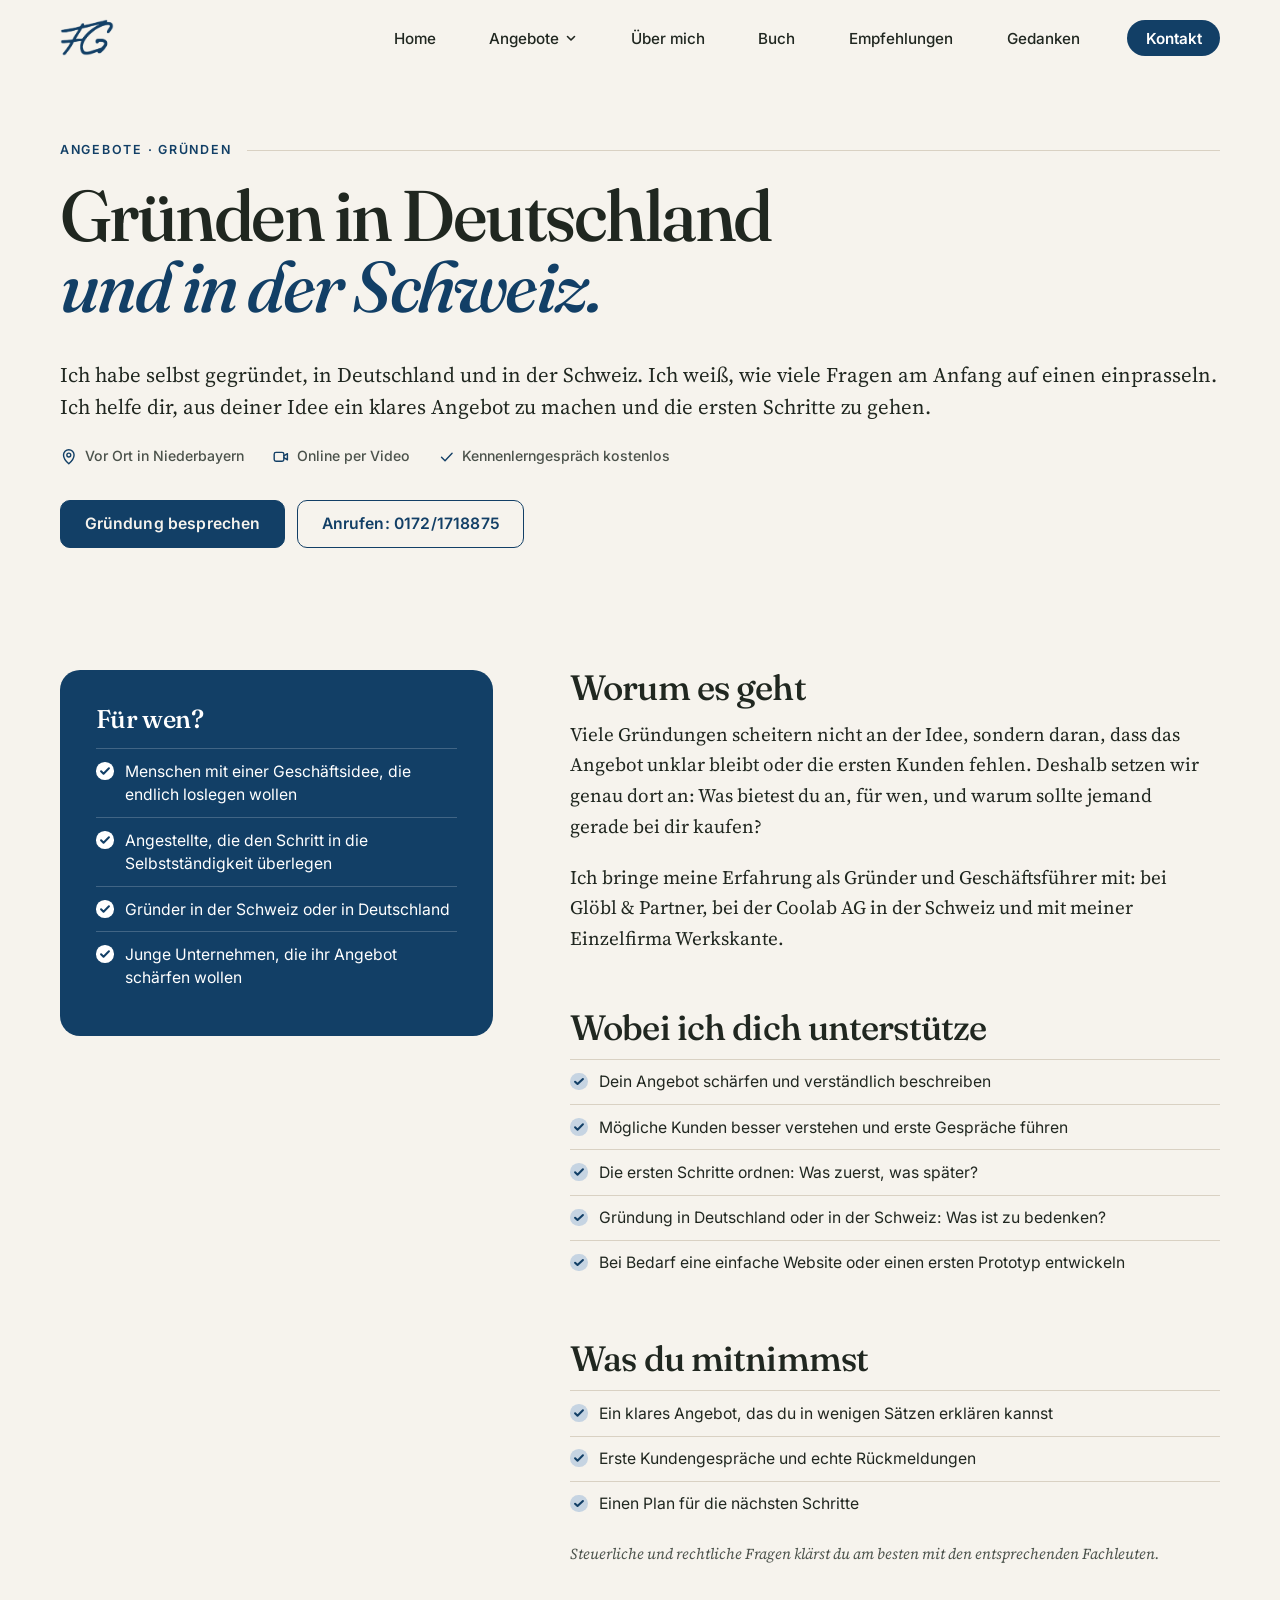
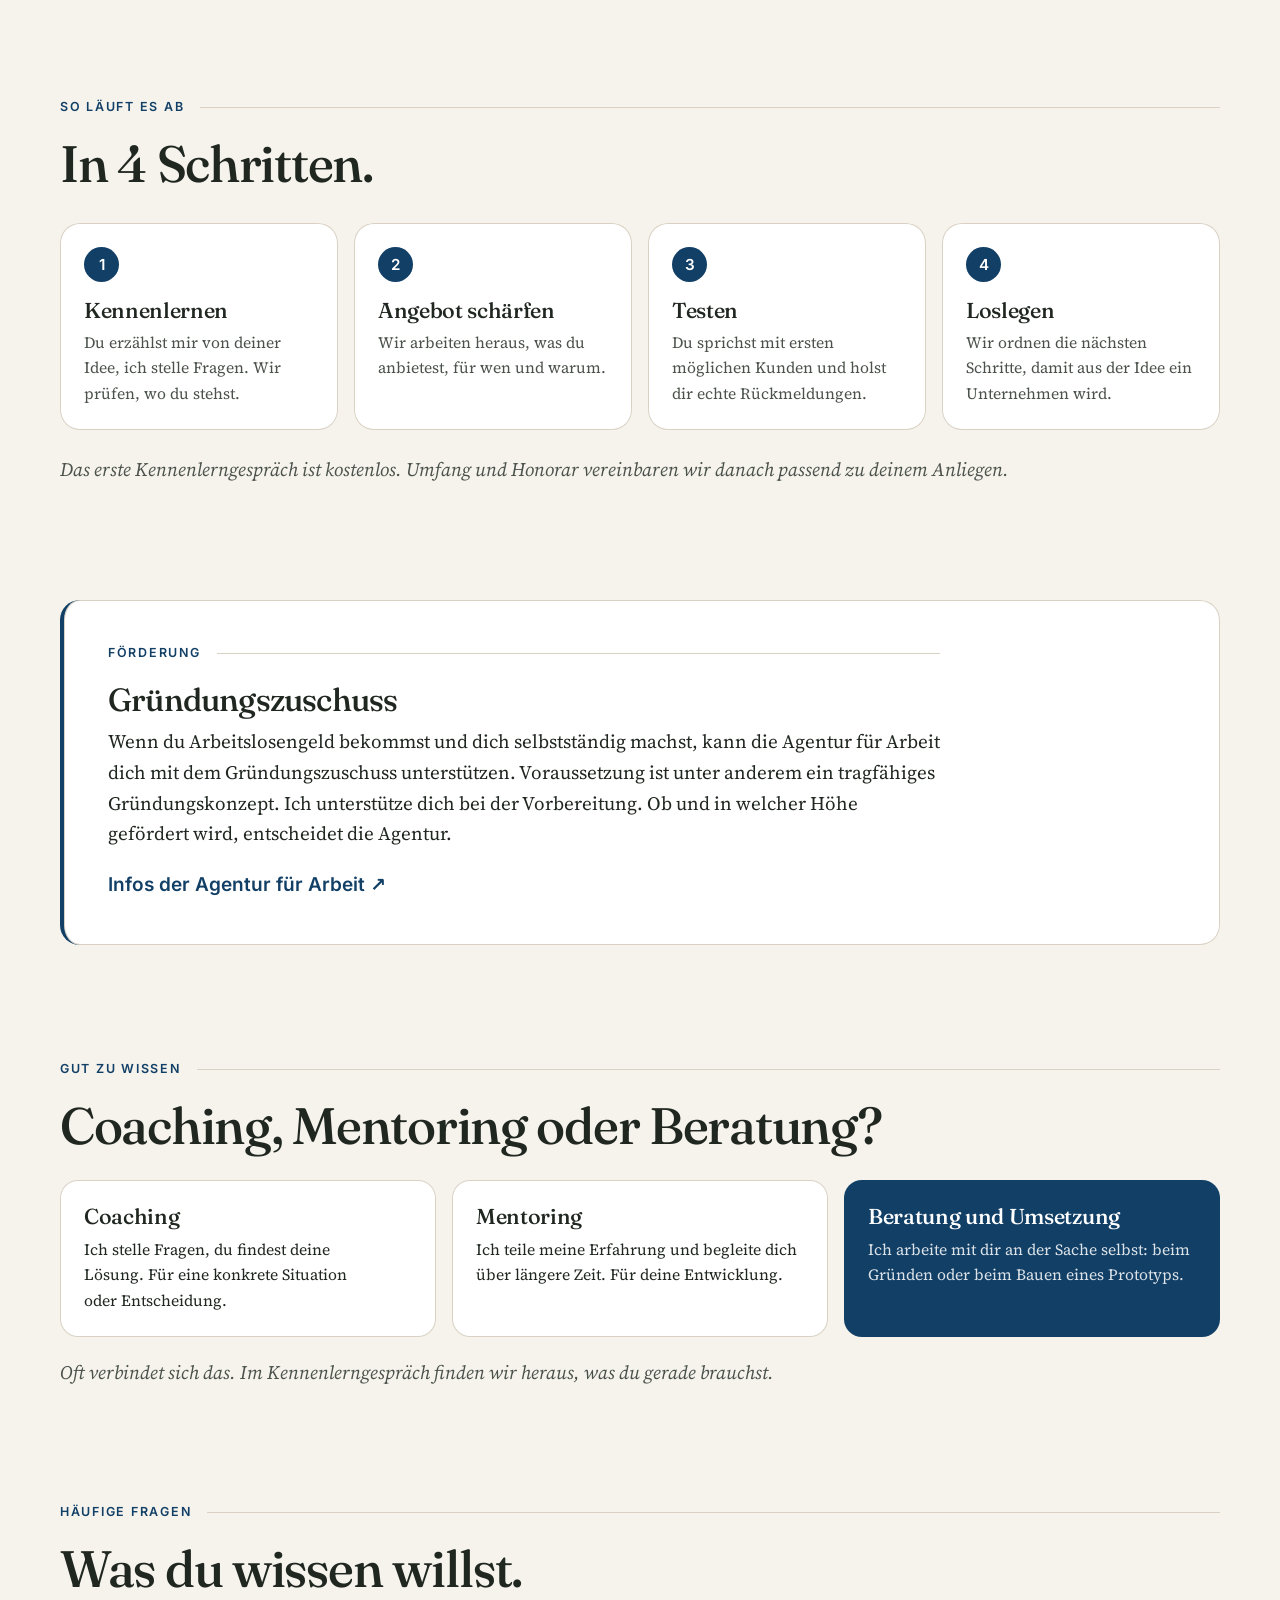
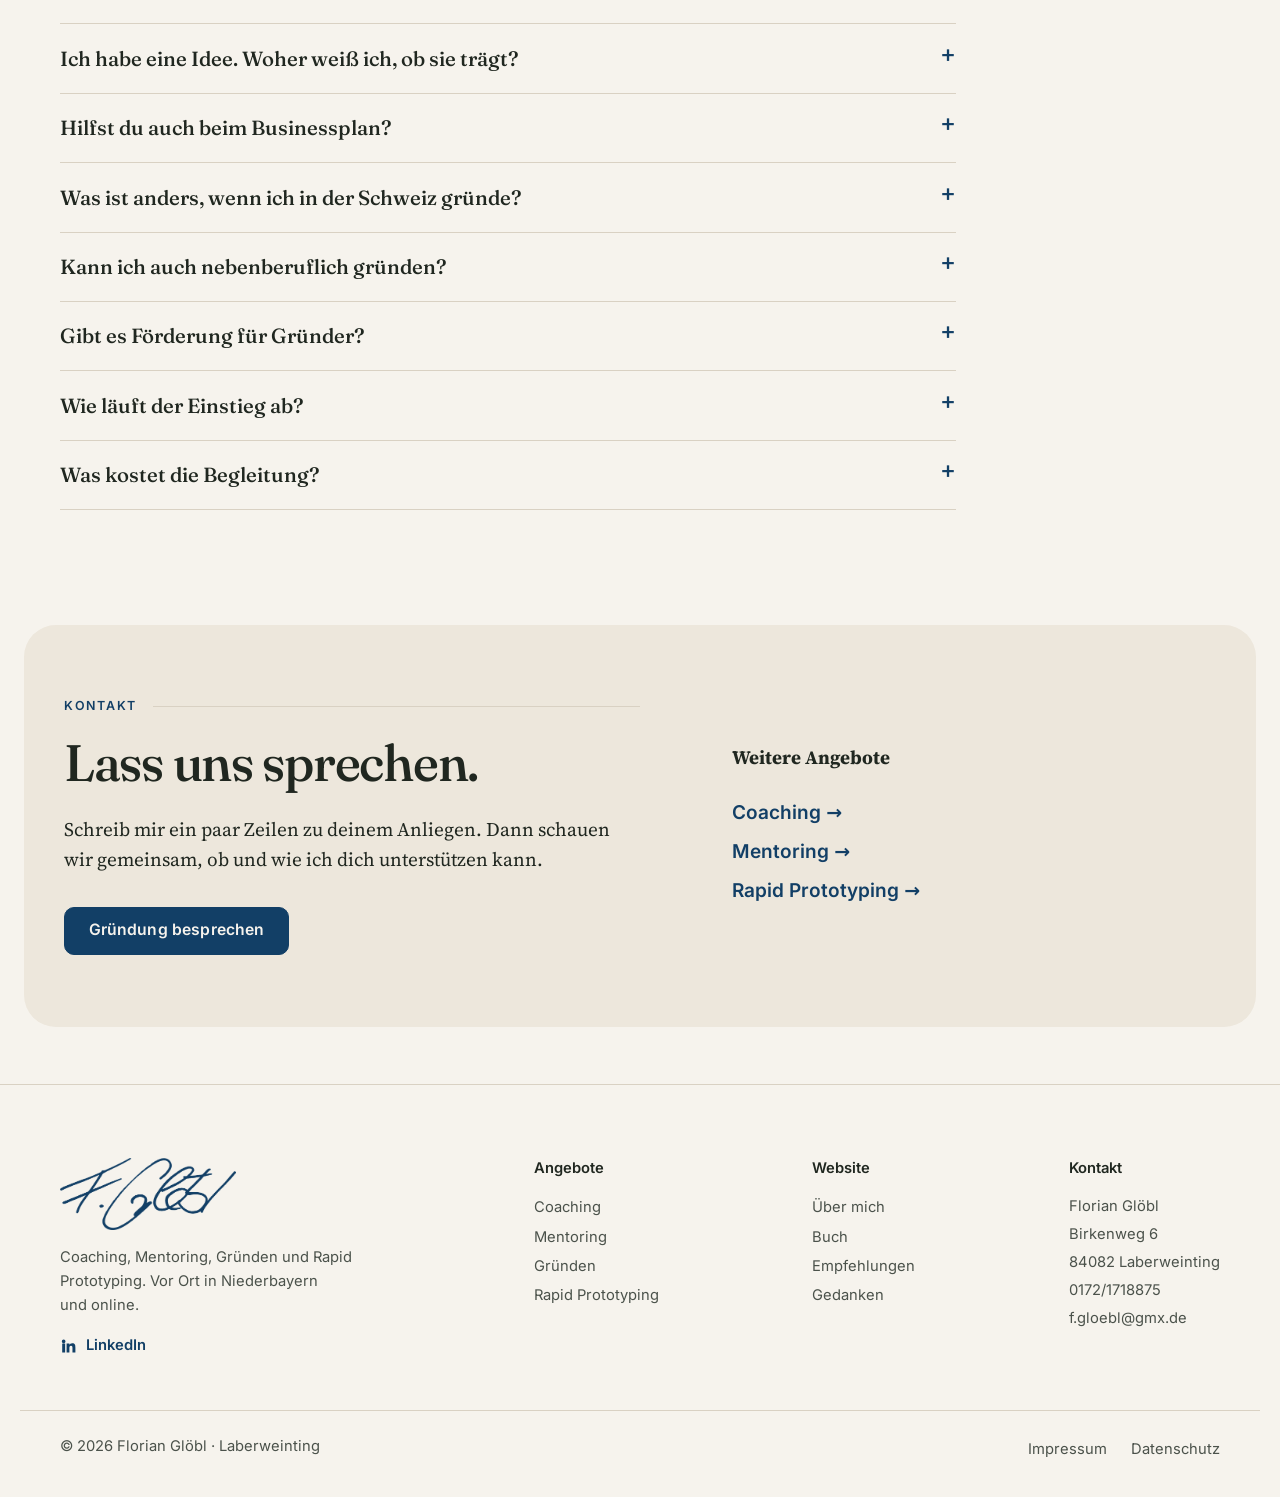
<file: gruenden/index.html>
<!DOCTYPE html><html lang="de"><head><meta charset="utf-8"><meta name="viewport" content="width=device-width, initial-scale=1"><title>Gründungsberatung in Deutschland und der Schweiz · Florian Glöbl</title><meta name="description" content="Unterstützung beim Gründen mit Florian Glöbl: Angebot schärfen, Kunden verstehen, erste Schritte ordnen. Mit eigener Gründungserfahrung in Deutschland und in der Schweiz."><link rel="canonical" href="https://floriangloebl.de/gruenden/"><meta name="robots" content="index, follow"><meta name="theme-color" content="#f6f3ed"><link rel="icon" href="/favicon.svg" type="image/svg+xml"><link rel="sitemap" href="/sitemap-index.xml"><meta property="og:type" content="website"><meta property="og:locale" content="de_DE"><meta property="og:site_name" content="Florian Glöbl"><meta property="og:title" content="Gründungsberatung in Deutschland und der Schweiz · Florian Glöbl"><meta property="og:description" content="Unterstützung beim Gründen mit Florian Glöbl: Angebot schärfen, Kunden verstehen, erste Schritte ordnen. Mit eigener Gründungserfahrung in Deutschland und in der Schweiz."><meta property="og:url" content="https://floriangloebl.de/gruenden/"><meta property="og:image" content="https://floriangloebl.de/og.jpg"><meta property="og:image:alt" content="Gründungsberatung in Deutschland und der Schweiz · Florian Glöbl"><meta name="twitter:card" content="summary_large_image"><meta name="twitter:title" content="Gründungsberatung in Deutschland und der Schweiz · Florian Glöbl"><meta name="twitter:description" content="Unterstützung beim Gründen mit Florian Glöbl: Angebot schärfen, Kunden verstehen, erste Schritte ordnen. Mit eigener Gründungserfahrung in Deutschland und in der Schweiz."><meta name="twitter:image" content="https://floriangloebl.de/og.jpg"><meta name="author" content="Florian Glöbl"><script type="application/ld+json">{"@context":"https://schema.org","@graph":[{"@type":"WebSite","@id":"https://floriangloebl.de/#website","url":"https://floriangloebl.de/","name":"Florian Glöbl","inLanguage":"de-DE","publisher":{"@id":"https://floriangloebl.de/#person"}},{"@type":"Person","@id":"https://floriangloebl.de/#person","name":"Florian Glöbl","url":"https://floriangloebl.de/","image":"https://floriangloebl.de/og.jpg","jobTitle":"Coach, Mentor und Berater","description":"Coaching und Führungskräftecoaching, Mentoring und Unterstützung beim Gründen, in Niederbayern und online. Florian Glöbl aus Laberweinting: fast 16 Jahre Erfahrung im Mittelstand, ehrlich, direkt und auf Augenhöhe.","email":"mailto:f.gloebl@gmx.de","address":{"@type":"PostalAddress","addressLocality":"Laberweinting","postalCode":"84082","addressRegion":"Bayern","addressCountry":"DE"},"knowsAbout":["Coaching","Führungskräftecoaching","Mentoring","Gründungsberatung","Organisationsentwicklung","Lean Management","ERP","Supply Chain"],"worksFor":[{"@type":"Organization","name":"Glöbl & Partner","url":"https://www.g-u-p.de/"},{"@type":"Organization","name":"Coolab AG","url":"https://coolab.ch/"},{"@type":"Organization","name":"Werkskante","url":"https://www.werkskante.de/"}],"sameAs":["https://www.linkedin.com/in/florian-gl%C3%B6bl-825a6a19b/","https://www.g-u-p.de/team","https://hoechstleistungskiller.v-und-s.de/"]},{"@type":"Service","name":"Gründungsberatung in Deutschland und der Schweiz","description":"Unterstützung beim Gründen mit Florian Glöbl: Angebot schärfen, Kunden verstehen, erste Schritte ordnen. Mit eigener Gründungserfahrung in Deutschland und in der Schweiz.","url":"https://floriangloebl.de/gruenden/","areaServed":[{"@type":"AdministrativeArea","name":"Niederbayern"},{"@type":"Country","name":"Deutschland"},{"@type":"Country","name":"Schweiz"}],"availableChannel":[{"@type":"ServiceChannel","name":"Vor Ort in Niederbayern"},{"@type":"ServiceChannel","name":"Online per Video"}],"provider":{"@id":"https://floriangloebl.de/#person"}},{"@type":"FAQPage","mainEntity":[{"@type":"Question","name":"Ich habe eine Idee. Woher weiß ich, ob sie trägt?","acceptedAnswer":{"@type":"Answer","text":"Indem du früh mit möglichen Kunden sprichst. Wir schärfen gemeinsam dein Angebot und testen es an echten Gesprächen, bevor du viel Geld und Zeit investierst."}},{"@type":"Question","name":"Hilfst du auch beim Businessplan?","acceptedAnswer":{"@type":"Answer","text":"Ja. Wir erarbeiten Angebot, Zielgruppe und die ersten Schritte. Daraus entsteht die Grundlage für deinen Businessplan."}},{"@type":"Question","name":"Was ist anders, wenn ich in der Schweiz gründe?","acceptedAnswer":{"@type":"Answer","text":"Einiges, etwa Rechtsformen, Abläufe und Ansprechpartner. Ich habe selbst in Deutschland und in der Schweiz gegründet und teile meine Erfahrungen. Für die verbindliche rechtliche und steuerliche Prüfung brauchst du die entsprechenden Fachleute."}},{"@type":"Question","name":"Kann ich auch nebenberuflich gründen?","acceptedAnswer":{"@type":"Answer","text":"Ja, viele starten so. Wir schauen gemeinsam, wie das für dich realistisch funktioniert."}},{"@type":"Question","name":"Gibt es Förderung für Gründer?","acceptedAnswer":{"@type":"Answer","text":"Je nach Situation, zum Beispiel den Gründungszuschuss der Agentur für Arbeit, wenn du Arbeitslosengeld bekommst. Ich zeige dir, was für dich in Frage kommt, und unterstütze dich bei der Vorbereitung."}},{"@type":"Question","name":"Wie läuft der Einstieg ab?","acceptedAnswer":{"@type":"Answer","text":"Das erste Kennenlerngespräch ist kostenlos und unverbindlich. Du erzählst, worum es dir geht, und wir schauen gemeinsam, ob und wie ich dich unterstützen kann."}},{"@type":"Question","name":"Was kostet die Begleitung?","acceptedAnswer":{"@type":"Answer","text":"Das hängt vom Umfang ab. Nach dem kostenlosen Kennenlerngespräch mache ich dir ein klares Angebot, passend zu deinem Anliegen. Ohne versteckte Kosten."}}]}]}</script><script>document.documentElement.classList.add('js');</script><link rel="stylesheet" href="/_astro/Base.VzKi1P6U.css"></head><body><a class="skip-link" href="#inhalt">Zum Inhalt springen</a><header class="site-header"><div class="wrap"><a class="brand" href="/" aria-label="Florian Glöbl, zur Startseite"><span class="logo-fg" role="img" aria-label="Florian Glöbl"></span></a><button class="nav-toggle" type="button" aria-expanded="false" aria-controls="hauptmenue"><span class="bars" aria-hidden="true"></span> Menü</button><nav class="nav" id="hauptmenue" aria-label="Hauptmenü"><ul class="nav-list"><li><a href="/">Home</a></li><li class="nav-drop"><button class="nav-drop__btn" type="button" aria-expanded="false" aria-controls="angebote-menue">Angebote<svg viewBox="0 0 12 12" aria-hidden="true"><path d="M2.5 4.5 6 8l3.5-3.5"></path></svg></button><div class="nav-drop__panel" id="angebote-menue"><ul><li><a href="/coaching/"><span class="nav-drop__icon"><svg viewBox="0 0 24 24" aria-hidden="true"><path d="M4 6.5A2.5 2.5 0 0 1 6.5 4h11A2.5 2.5 0 0 1 20 6.5v7a2.5 2.5 0 0 1-2.5 2.5H11l-4.5 4v-4h0A2.5 2.5 0 0 1 4 13.5z"/><path d="M8.5 9.5h7M8.5 12.5h4"/></svg></span><span><strong>Coaching</strong><small>Für dich und für Führungskräfte</small></span></a></li><li><a href="/mentoring/"><span class="nav-drop__icon"><svg viewBox="0 0 24 24" aria-hidden="true"><circle cx="8" cy="8" r="3"/><circle cx="16.5" cy="10" r="2.5"/><path d="M3 19c.6-3 2.6-5 5-5s4.4 2 5 5M13.5 19c.4-2 1.6-3.5 3-3.5s2.6 1.5 3 3.5"/></svg></span><span><strong>Mentoring</strong><small>Begleitung über längere Zeit</small></span></a></li><li><a href="/gruenden/" aria-current="page"><span class="nav-drop__icon"><svg viewBox="0 0 24 24" aria-hidden="true"><path d="M12 3c3 2 4.5 5 4.5 8.5L15 15H9l-1.5-3.5C7.5 8 9 5 12 3z"/><circle cx="12" cy="9" r="1.6"/><path d="M9 15l-2 4 3-1M15 15l2 4-3-1"/></svg></span><span><strong>Gründen</strong><small>In Deutschland und der Schweiz</small></span></a></li><li><a href="/rapid-prototyping/"><span class="nav-drop__icon"><svg viewBox="0 0 24 24" aria-hidden="true"><path d="M9 18h6M10 21h4"/><path d="M12 3a6 6 0 0 0-3.5 10.9c.6.5 1 1.2 1 2.1h5c0-.9.4-1.6 1-2.1A6 6 0 0 0 12 3z"/></svg></span><span><strong>Rapid Prototyping</strong><small>Mit Prozessverständnis und KI</small></span></a></li></ul></div></li><li><a href="/#ueber-mich">Über mich</a></li><li><a href="/#buch">Buch</a></li><li><a href="/#nachdenken">Empfehlungen</a></li><li><a href="/gedanken/">Gedanken</a></li><li class="nav-cta-item"><a class="nav-cta" href="/#kontakt">Kontakt</a></li></ul></nav></div></header><main id="inhalt"><article class="offer-page"><header class="offer-hero"><div class="wrap"><p class="kicker"><span><a href="/#coaching">Angebote</a> · Gründen</span></p><h1>Gründen in Deutschland <em>und in der Schweiz.</em></h1><p class="lead">Ich habe selbst gegründet, in Deutschland und in der Schweiz. Ich weiß, wie viele Fragen am Anfang auf einen einprasseln. Ich helfe dir, aus deiner Idee ein klares Angebot zu machen und die ersten Schritte zu gehen.</p><p class="offer-facts"><span><svg viewBox="0 0 20 20" aria-hidden="true"><path d="M10 18s6-5.2 6-10a6 6 0 1 0-12 0c0 4.8 6 10 6 10z"></path><circle cx="10" cy="8" r="2.2"></circle></svg>Vor Ort in Niederbayern</span><span><svg viewBox="0 0 20 20" aria-hidden="true"><rect x="2.5" y="5" width="11" height="10" rx="2"></rect><path d="m13.5 9 4-2.5v7l-4-2.5"></path></svg>Online per Video</span><span><svg viewBox="0 0 20 20" aria-hidden="true"><path d="M4 10.5 8 14.5 16 6"></path></svg>Kennenlerngespräch kostenlos</span></p><div class="actions"><a class="btn btn--primary" href="mailto:f.gloebl@gmx.de?subject=Anfrage%20Gr%C3%BCndung">Gründung besprechen</a><a class="btn btn--ghost" href="tel:+491721718875">Anrufen: 0172/1718875</a></div></div></header><section class="section"><div class="wrap offer-grid-page"><aside class="offer-aside"><h2>Für wen?</h2><ul class="checks"><li>Menschen mit einer Geschäftsidee, die endlich loslegen wollen</li><li>Angestellte, die den Schritt in die Selbstständigkeit überlegen</li><li>Gründer in der Schweiz oder in Deutschland</li><li>Junge Unternehmen, die ihr Angebot schärfen wollen</li></ul></aside><div class="offer-body"><section><h2>Worum es geht</h2><p>Viele Gründungen scheitern nicht an der Idee, sondern daran, dass das Angebot unklar bleibt oder die ersten Kunden fehlen. Deshalb setzen wir genau dort an: Was bietest du an, für wen, und warum sollte jemand gerade bei dir kaufen?</p><p>Ich bringe meine Erfahrung als Gründer und Geschäftsführer mit: bei Glöbl &amp; Partner, bei der Coolab AG in der Schweiz und mit meiner Einzelfirma Werkskante.</p></section><section><h2>Wobei ich dich unterstütze</h2><ul class="checks"><li>Dein Angebot schärfen und verständlich beschreiben</li><li>Mögliche Kunden besser verstehen und erste Gespräche führen</li><li>Die ersten Schritte ordnen: Was zuerst, was später?</li><li>Gründung in Deutschland oder in der Schweiz: Was ist zu bedenken?</li><li>Bei Bedarf eine einfache Website oder einen ersten Prototyp entwickeln</li></ul></section><section><h2>Was du mitnimmst</h2><ul class="checks"><li>Ein klares Angebot, das du in wenigen Sätzen erklären kannst</li><li>Erste Kundengespräche und echte Rückmeldungen</li><li>Einen Plan für die nächsten Schritte</li></ul><p class="offer-note">Steuerliche und rechtliche Fragen klärst du am besten mit den entsprechenden Fachleuten.</p></section></div></div></section><section class="section"><div class="wrap"><p class="kicker">So läuft es ab</p><h2>In 4 Schritten.</h2><ol class="steps"><li><h3>Kennenlernen</h3><p>Du erzählst mir von deiner Idee, ich stelle Fragen. Wir prüfen, wo du stehst.</p></li><li><h3>Angebot schärfen</h3><p>Wir arbeiten heraus, was du anbietest, für wen und warum.</p></li><li><h3>Testen</h3><p>Du sprichst mit ersten möglichen Kunden und holst dir echte Rückmeldungen.</p></li><li><h3>Loslegen</h3><p>Wir ordnen die nächsten Schritte, damit aus der Idee ein Unternehmen wird.</p></li></ol><p class="steps-note">Das erste Kennenlerngespräch ist kostenlos. Umfang und Honorar vereinbaren wir danach passend zu deinem Anliegen.</p></div></section><section class="section"><div class="wrap"><aside class="funding"><p class="kicker">Förderung</p><h2>Gründungszuschuss</h2><p>Wenn du Arbeitslosengeld bekommst und dich selbstständig machst, kann die Agentur für Arbeit dich mit dem Gründungszuschuss unterstützen. Voraussetzung ist unter anderem ein tragfähiges Gründungskonzept. Ich unterstütze dich bei der Vorbereitung. Ob und in welcher Höhe gefördert wird, entscheidet die Agentur.</p><a href="https://www.arbeitsagentur.de/arbeitslos-arbeit-finden/arbeitslosengeld/gruendungszuschuss-beantragen" rel="noopener">Infos der Agentur für Arbeit ↗</a></aside></div></section><section class="section"><div class="wrap compare-wrap"><p class="kicker">Gut zu wissen</p><h2>Coaching, Mentoring oder Beratung?</h2><div class="compare"><div class="compare__item"><h3>Coaching</h3><p>Ich stelle Fragen, du findest deine Lösung. Für eine konkrete Situation oder Entscheidung.</p></div><div class="compare__item"><h3>Mentoring</h3><p>Ich teile meine Erfahrung und begleite dich über längere Zeit. Für deine Entwicklung.</p></div><div class="compare__item is-current"><h3>Beratung und Umsetzung</h3><p>Ich arbeite mit dir an der Sache selbst: beim Gründen oder beim Bauen eines Prototyps.</p></div></div><p class="compare__note">Oft verbindet sich das. Im Kennenlerngespräch finden wir heraus, was du gerade brauchst.</p></div></section><section class="section"><div class="wrap faq-wrap"><p class="kicker">Häufige Fragen</p><h2>Was du wissen willst.</h2><div class="faq"><details><summary>Ich habe eine Idee. Woher weiß ich, ob sie trägt?</summary><p>Indem du früh mit möglichen Kunden sprichst. Wir schärfen gemeinsam dein Angebot und testen es an echten Gesprächen, bevor du viel Geld und Zeit investierst.</p></details><details><summary>Hilfst du auch beim Businessplan?</summary><p>Ja. Wir erarbeiten Angebot, Zielgruppe und die ersten Schritte. Daraus entsteht die Grundlage für deinen Businessplan.</p></details><details><summary>Was ist anders, wenn ich in der Schweiz gründe?</summary><p>Einiges, etwa Rechtsformen, Abläufe und Ansprechpartner. Ich habe selbst in Deutschland und in der Schweiz gegründet und teile meine Erfahrungen. Für die verbindliche rechtliche und steuerliche Prüfung brauchst du die entsprechenden Fachleute.</p></details><details><summary>Kann ich auch nebenberuflich gründen?</summary><p>Ja, viele starten so. Wir schauen gemeinsam, wie das für dich realistisch funktioniert.</p></details><details><summary>Gibt es Förderung für Gründer?</summary><p>Je nach Situation, zum Beispiel den Gründungszuschuss der Agentur für Arbeit, wenn du Arbeitslosengeld bekommst. Ich zeige dir, was für dich in Frage kommt, und unterstütze dich bei der Vorbereitung.</p></details><details><summary>Wie läuft der Einstieg ab?</summary><p>Das erste Kennenlerngespräch ist kostenlos und unverbindlich. Du erzählst, worum es dir geht, und wir schauen gemeinsam, ob und wie ich dich unterstützen kann.</p></details><details><summary>Was kostet die Begleitung?</summary><p>Das hängt vom Umfang ab. Nach dem kostenlosen Kennenlerngespräch mache ich dir ein klares Angebot, passend zu deinem Anliegen. Ohne versteckte Kosten.</p></details></div></div></section><section class="contact"><div class="wrap"><div class="prose"><p class="kicker">Kontakt</p><h2>Lass uns sprechen.</h2><p class="lead">Schreib mir ein paar Zeilen zu deinem Anliegen. Dann schauen wir gemeinsam, ob und wie ich dich unterstützen kann.</p><div class="actions"><a class="btn btn--primary" href="mailto:f.gloebl@gmx.de?subject=Anfrage%20Gr%C3%BCndung">Gründung besprechen</a></div></div><nav class="other-offers" aria-label="Weitere Angebote"><p><strong>Weitere Angebote</strong></p><ul><li><a href="/coaching/">Coaching →</a></li><li><a href="/mentoring/">Mentoring →</a></li><li><a href="/rapid-prototyping/">Rapid Prototyping →</a></li></ul></nav></div></section></article></main><footer class="site-footer"><div class="wrap footer-grid"><div class="footer-brand"><a class="footer-sign" href="/" aria-label="Florian Glöbl, zur Startseite"><span class="signature" aria-hidden="true"></span></a><p>Coaching, Mentoring, Gründen und Rapid Prototyping. Vor Ort in Niederbayern und online.</p><a class="footer-linkedin" href="https://www.linkedin.com/in/florian-gl%C3%B6bl-825a6a19b/" rel="noopener"><svg viewBox="0 0 24 24" aria-hidden="true"><path d="M4.98 3.5a2.5 2.5 0 1 1 0 5 2.5 2.5 0 0 1 0-5zM3 9h4v12H3zM9 9h3.8v1.7h.05c.53-1 1.83-2.05 3.77-2.05C20.6 8.65 21 11.2 21 14.5V21h-4v-5.8c0-1.4-.03-3.2-1.95-3.2-1.95 0-2.25 1.5-2.25 3.1V21H9z"></path></svg>LinkedIn</a></div><nav aria-label="Angebote"><p class="footer-title">Angebote</p><ul><li><a href="/coaching/">Coaching</a></li><li><a href="/mentoring/">Mentoring</a></li><li><a href="/gruenden/">Gründen</a></li><li><a href="/rapid-prototyping/">Rapid Prototyping</a></li></ul></nav><nav aria-label="Website"><p class="footer-title">Website</p><ul><li><a href="/#ueber-mich">Über mich</a></li><li><a href="/#buch">Buch</a></li><li><a href="/#nachdenken">Empfehlungen</a></li><li><a href="/gedanken/">Gedanken</a></li></ul></nav><div><p class="footer-title">Kontakt</p><address>Florian Glöbl<br>Birkenweg 6<br>84082 Laberweinting<br><a href="tel:+491721718875">0172/1718875</a><br><a href="mailto:f.gloebl@gmx.de">f.gloebl@gmx.de</a></address></div></div><div class="wrap footer-bottom"><p>© 2026 Florian Glöbl · Laberweinting</p><ul><li><a href="/impressum/">Impressum</a></li><li><a href="/datenschutz/">Datenschutz</a></li></ul></div></footer><script type="module">var e=document.querySelector(`.site-header`),t=document.querySelector(`.nav-toggle`),n=document.getElementById(`hauptmenue`),r=e=>{t?.setAttribute(`aria-expanded`,String(e)),n?.classList.toggle(`is-open`,e)};t?.addEventListener(`click`,()=>r(t.getAttribute(`aria-expanded`)!==`true`)),n?.addEventListener(`click`,e=>{e.target.closest(`a`)&&r(!1)}),document.addEventListener(`keydown`,e=>{e.key===`Escape`&&t?.getAttribute(`aria-expanded`)===`true`&&(r(!1),t.focus())});var i=document.querySelector(`.nav-drop`),a=i?.querySelector(`.nav-drop__btn`),o=e=>{a?.setAttribute(`aria-expanded`,String(e)),i?.classList.toggle(`is-open`,e)},s=()=>matchMedia(`(hover: hover) and (min-width: 1181px)`).matches;a?.addEventListener(`click`,()=>o(s()?!0:a.getAttribute(`aria-expanded`)!==`true`)),i?.addEventListener(`mouseenter`,()=>{matchMedia(`(hover: hover) and (min-width: 1181px)`).matches&&o(!0)}),i?.addEventListener(`mouseleave`,()=>{matchMedia(`(hover: hover) and (min-width: 1181px)`).matches&&o(!1)}),document.addEventListener(`click`,e=>{i&&!i.contains(e.target)&&o(!1)}),i?.addEventListener(`keydown`,e=>{e.key===`Escape`&&(o(!1),a?.focus())}),i?.addEventListener(`focusout`,e=>{i.contains(e.relatedTarget)||o(!1)});var c=document.querySelectorAll(`[data-reveal]`);if(`IntersectionObserver`in window){let e=new IntersectionObserver(t=>{for(let n of t)n.isIntersecting&&(n.target.classList.add(`is-visible`),e.unobserve(n.target))},{rootMargin:`0px 0px -8% 0px`});c.forEach(t=>e.observe(t))}else c.forEach(e=>e.classList.add(`is-visible`));var l=()=>e?.classList.toggle(`is-scrolled`,window.scrollY>8);l(),window.addEventListener(`scroll`,l,{passive:!0});</script></body></html>
</file>
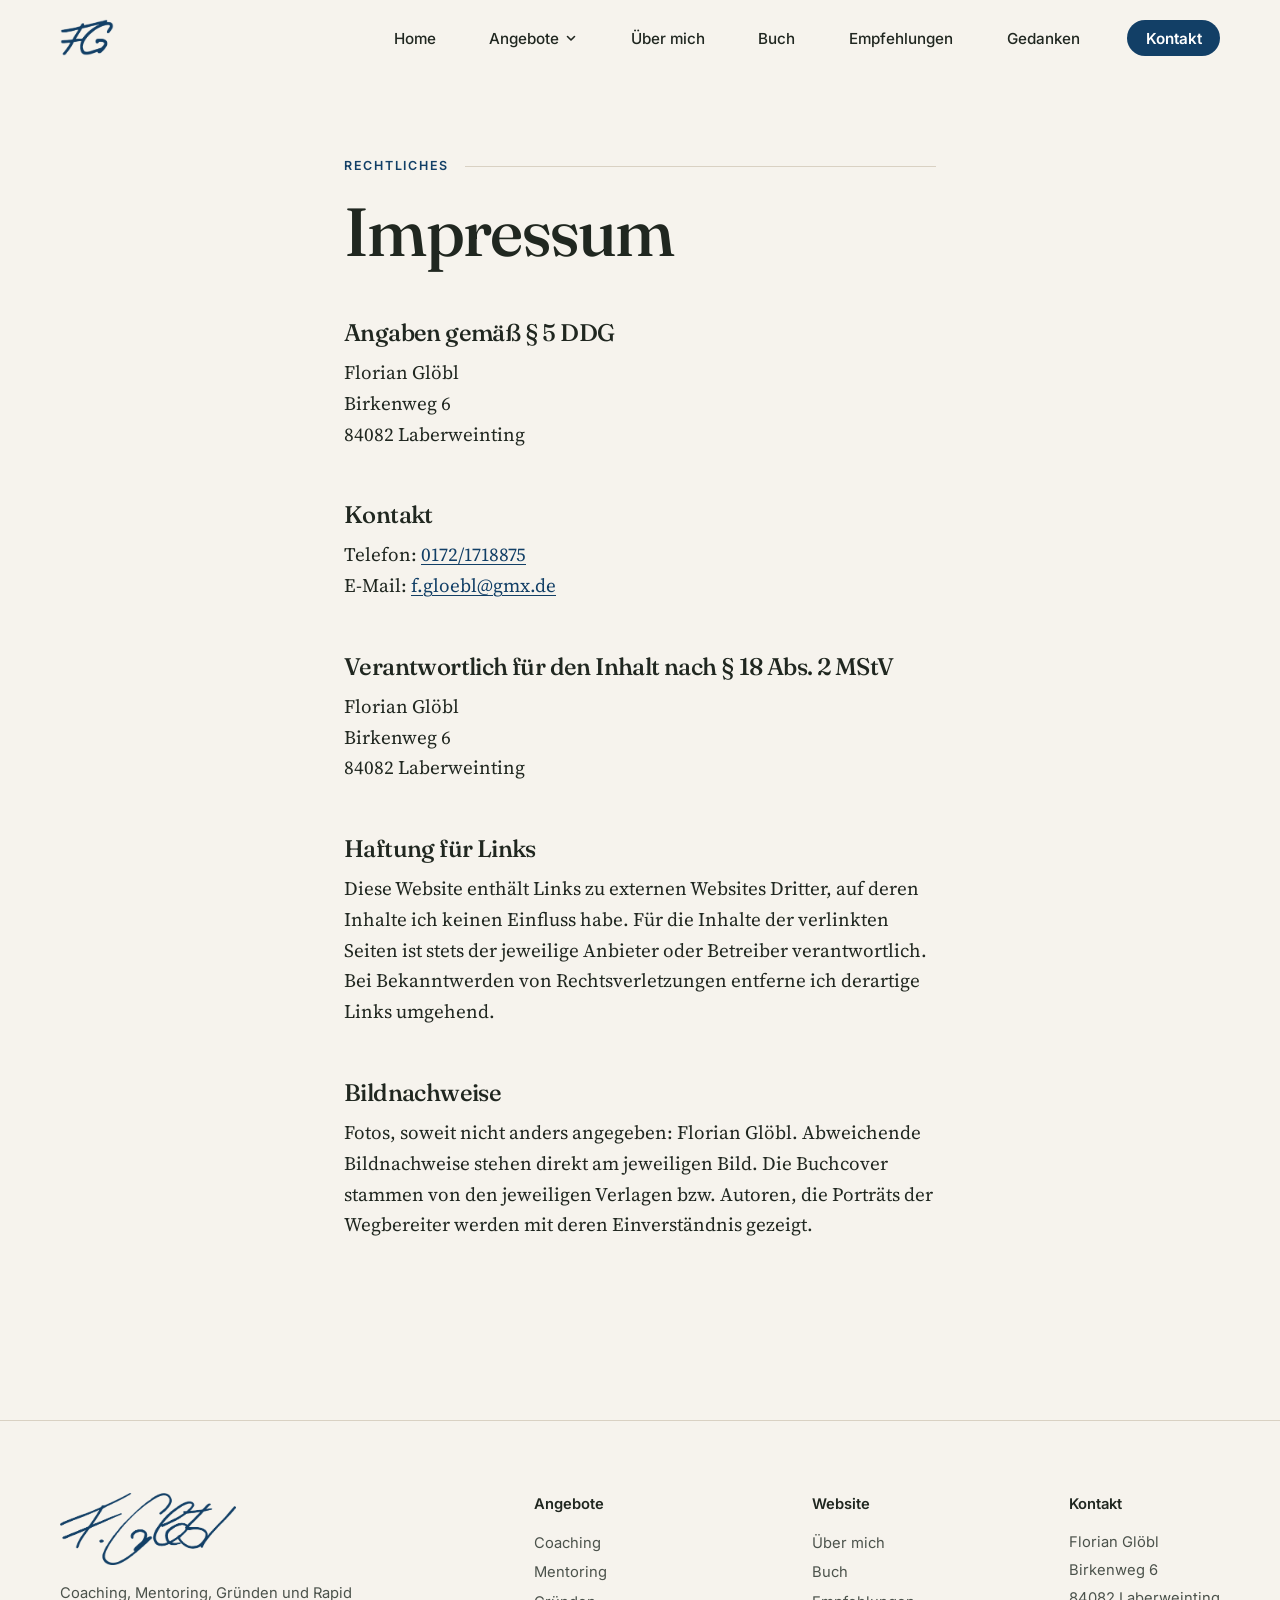
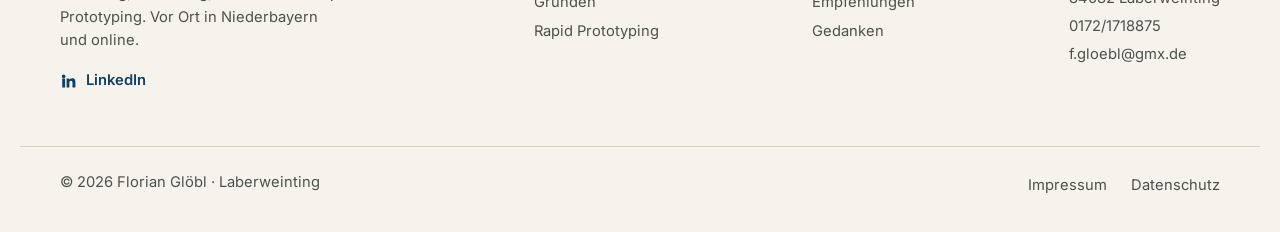
<file: impressum/index.html>
<!DOCTYPE html><html lang="de"><head><meta charset="utf-8"><meta name="viewport" content="width=device-width, initial-scale=1"><title>Impressum · Florian Glöbl</title><meta name="description" content="Impressum der Website von Florian Glöbl, Laberweinting."><link rel="canonical" href="https://floriangloebl.de/impressum/"><meta name="robots" content="index, follow"><meta name="theme-color" content="#f6f3ed"><link rel="icon" href="/favicon.svg" type="image/svg+xml"><link rel="sitemap" href="/sitemap-index.xml"><meta property="og:type" content="website"><meta property="og:locale" content="de_DE"><meta property="og:site_name" content="Florian Glöbl"><meta property="og:title" content="Impressum · Florian Glöbl"><meta property="og:description" content="Impressum der Website von Florian Glöbl, Laberweinting."><meta property="og:url" content="https://floriangloebl.de/impressum/"><meta property="og:image" content="https://floriangloebl.de/og.jpg"><meta property="og:image:alt" content="Impressum · Florian Glöbl"><meta name="twitter:card" content="summary_large_image"><meta name="twitter:title" content="Impressum · Florian Glöbl"><meta name="twitter:description" content="Impressum der Website von Florian Glöbl, Laberweinting."><meta name="twitter:image" content="https://floriangloebl.de/og.jpg"><meta name="author" content="Florian Glöbl"><script type="application/ld+json">{"@context":"https://schema.org","@graph":[{"@type":"WebSite","@id":"https://floriangloebl.de/#website","url":"https://floriangloebl.de/","name":"Florian Glöbl","inLanguage":"de-DE","publisher":{"@id":"https://floriangloebl.de/#person"}},{"@type":"Person","@id":"https://floriangloebl.de/#person","name":"Florian Glöbl","url":"https://floriangloebl.de/","image":"https://floriangloebl.de/og.jpg","jobTitle":"Coach, Mentor und Berater","description":"Coaching und Führungskräftecoaching, Mentoring und Unterstützung beim Gründen, in Niederbayern und online. Florian Glöbl aus Laberweinting: fast 16 Jahre Erfahrung im Mittelstand, ehrlich, direkt und auf Augenhöhe.","email":"mailto:f.gloebl@gmx.de","address":{"@type":"PostalAddress","addressLocality":"Laberweinting","postalCode":"84082","addressRegion":"Bayern","addressCountry":"DE"},"knowsAbout":["Coaching","Führungskräftecoaching","Mentoring","Gründungsberatung","Organisationsentwicklung","Lean Management","ERP","Supply Chain"],"worksFor":[{"@type":"Organization","name":"Glöbl & Partner","url":"https://www.g-u-p.de/"},{"@type":"Organization","name":"Coolab AG","url":"https://coolab.ch/"},{"@type":"Organization","name":"Werkskante","url":"https://www.werkskante.de/"}],"sameAs":["https://www.linkedin.com/in/florian-gl%C3%B6bl-825a6a19b/","https://www.g-u-p.de/team","https://hoechstleistungskiller.v-und-s.de/"]}]}</script><script>document.documentElement.classList.add('js');</script><link rel="stylesheet" href="/_astro/Base.VzKi1P6U.css"></head><body><a class="skip-link" href="#inhalt">Zum Inhalt springen</a><header class="site-header"><div class="wrap"><a class="brand" href="/" aria-label="Florian Glöbl, zur Startseite"><span class="logo-fg" role="img" aria-label="Florian Glöbl"></span></a><button class="nav-toggle" type="button" aria-expanded="false" aria-controls="hauptmenue"><span class="bars" aria-hidden="true"></span> Menü</button><nav class="nav" id="hauptmenue" aria-label="Hauptmenü"><ul class="nav-list"><li><a href="/">Home</a></li><li class="nav-drop"><button class="nav-drop__btn" type="button" aria-expanded="false" aria-controls="angebote-menue">Angebote<svg viewBox="0 0 12 12" aria-hidden="true"><path d="M2.5 4.5 6 8l3.5-3.5"></path></svg></button><div class="nav-drop__panel" id="angebote-menue"><ul><li><a href="/coaching/"><span class="nav-drop__icon"><svg viewBox="0 0 24 24" aria-hidden="true"><path d="M4 6.5A2.5 2.5 0 0 1 6.5 4h11A2.5 2.5 0 0 1 20 6.5v7a2.5 2.5 0 0 1-2.5 2.5H11l-4.5 4v-4h0A2.5 2.5 0 0 1 4 13.5z"/><path d="M8.5 9.5h7M8.5 12.5h4"/></svg></span><span><strong>Coaching</strong><small>Für dich und für Führungskräfte</small></span></a></li><li><a href="/mentoring/"><span class="nav-drop__icon"><svg viewBox="0 0 24 24" aria-hidden="true"><circle cx="8" cy="8" r="3"/><circle cx="16.5" cy="10" r="2.5"/><path d="M3 19c.6-3 2.6-5 5-5s4.4 2 5 5M13.5 19c.4-2 1.6-3.5 3-3.5s2.6 1.5 3 3.5"/></svg></span><span><strong>Mentoring</strong><small>Begleitung über längere Zeit</small></span></a></li><li><a href="/gruenden/"><span class="nav-drop__icon"><svg viewBox="0 0 24 24" aria-hidden="true"><path d="M12 3c3 2 4.5 5 4.5 8.5L15 15H9l-1.5-3.5C7.5 8 9 5 12 3z"/><circle cx="12" cy="9" r="1.6"/><path d="M9 15l-2 4 3-1M15 15l2 4-3-1"/></svg></span><span><strong>Gründen</strong><small>In Deutschland und der Schweiz</small></span></a></li><li><a href="/rapid-prototyping/"><span class="nav-drop__icon"><svg viewBox="0 0 24 24" aria-hidden="true"><path d="M9 18h6M10 21h4"/><path d="M12 3a6 6 0 0 0-3.5 10.9c.6.5 1 1.2 1 2.1h5c0-.9.4-1.6 1-2.1A6 6 0 0 0 12 3z"/></svg></span><span><strong>Rapid Prototyping</strong><small>Mit Prozessverständnis und KI</small></span></a></li></ul></div></li><li><a href="/#ueber-mich">Über mich</a></li><li><a href="/#buch">Buch</a></li><li><a href="/#nachdenken">Empfehlungen</a></li><li><a href="/gedanken/">Gedanken</a></li><li class="nav-cta-item"><a class="nav-cta" href="/#kontakt">Kontakt</a></li></ul></nav></div></header><main id="inhalt"><section class="legal"><div class="wrap prose"><p class="kicker">Rechtliches</p><h1>Impressum</h1><h2>Angaben gemäß § 5 DDG</h2><p>Florian Glöbl<br>Birkenweg 6<br>84082 Laberweinting</p><h2>Kontakt</h2><p>Telefon: <a href="tel:+491721718875">0172/1718875</a><br>E-Mail: <a href="mailto:f.gloebl@gmx.de">f.gloebl@gmx.de</a></p><h2>Verantwortlich für den Inhalt nach § 18 Abs. 2 MStV</h2><p>Florian Glöbl<br>Birkenweg 6<br>84082 Laberweinting</p><h2>Haftung für Links</h2><p>Diese Website enthält Links zu externen Websites Dritter, auf deren Inhalte ich keinen Einfluss habe. Für die Inhalte der verlinkten Seiten ist stets der jeweilige Anbieter oder Betreiber verantwortlich. Bei Bekanntwerden von Rechtsverletzungen entferne ich derartige Links umgehend.</p><h2>Bildnachweise</h2><p>Fotos, soweit nicht anders angegeben: Florian Glöbl. Abweichende Bildnachweise stehen direkt am jeweiligen Bild. Die Buchcover stammen von den jeweiligen Verlagen bzw. Autoren, die Porträts der Wegbereiter werden mit deren Einverständnis gezeigt.</p></div></section></main><footer class="site-footer"><div class="wrap footer-grid"><div class="footer-brand"><a class="footer-sign" href="/" aria-label="Florian Glöbl, zur Startseite"><span class="signature" aria-hidden="true"></span></a><p>Coaching, Mentoring, Gründen und Rapid Prototyping. Vor Ort in Niederbayern und online.</p><a class="footer-linkedin" href="https://www.linkedin.com/in/florian-gl%C3%B6bl-825a6a19b/" rel="noopener"><svg viewBox="0 0 24 24" aria-hidden="true"><path d="M4.98 3.5a2.5 2.5 0 1 1 0 5 2.5 2.5 0 0 1 0-5zM3 9h4v12H3zM9 9h3.8v1.7h.05c.53-1 1.83-2.05 3.77-2.05C20.6 8.65 21 11.2 21 14.5V21h-4v-5.8c0-1.4-.03-3.2-1.95-3.2-1.95 0-2.25 1.5-2.25 3.1V21H9z"></path></svg>LinkedIn</a></div><nav aria-label="Angebote"><p class="footer-title">Angebote</p><ul><li><a href="/coaching/">Coaching</a></li><li><a href="/mentoring/">Mentoring</a></li><li><a href="/gruenden/">Gründen</a></li><li><a href="/rapid-prototyping/">Rapid Prototyping</a></li></ul></nav><nav aria-label="Website"><p class="footer-title">Website</p><ul><li><a href="/#ueber-mich">Über mich</a></li><li><a href="/#buch">Buch</a></li><li><a href="/#nachdenken">Empfehlungen</a></li><li><a href="/gedanken/">Gedanken</a></li></ul></nav><div><p class="footer-title">Kontakt</p><address>Florian Glöbl<br>Birkenweg 6<br>84082 Laberweinting<br><a href="tel:+491721718875">0172/1718875</a><br><a href="mailto:f.gloebl@gmx.de">f.gloebl@gmx.de</a></address></div></div><div class="wrap footer-bottom"><p>© 2026 Florian Glöbl · Laberweinting</p><ul><li><a href="/impressum/">Impressum</a></li><li><a href="/datenschutz/">Datenschutz</a></li></ul></div></footer><script type="module">var e=document.querySelector(`.site-header`),t=document.querySelector(`.nav-toggle`),n=document.getElementById(`hauptmenue`),r=e=>{t?.setAttribute(`aria-expanded`,String(e)),n?.classList.toggle(`is-open`,e)};t?.addEventListener(`click`,()=>r(t.getAttribute(`aria-expanded`)!==`true`)),n?.addEventListener(`click`,e=>{e.target.closest(`a`)&&r(!1)}),document.addEventListener(`keydown`,e=>{e.key===`Escape`&&t?.getAttribute(`aria-expanded`)===`true`&&(r(!1),t.focus())});var i=document.querySelector(`.nav-drop`),a=i?.querySelector(`.nav-drop__btn`),o=e=>{a?.setAttribute(`aria-expanded`,String(e)),i?.classList.toggle(`is-open`,e)},s=()=>matchMedia(`(hover: hover) and (min-width: 1181px)`).matches;a?.addEventListener(`click`,()=>o(s()?!0:a.getAttribute(`aria-expanded`)!==`true`)),i?.addEventListener(`mouseenter`,()=>{matchMedia(`(hover: hover) and (min-width: 1181px)`).matches&&o(!0)}),i?.addEventListener(`mouseleave`,()=>{matchMedia(`(hover: hover) and (min-width: 1181px)`).matches&&o(!1)}),document.addEventListener(`click`,e=>{i&&!i.contains(e.target)&&o(!1)}),i?.addEventListener(`keydown`,e=>{e.key===`Escape`&&(o(!1),a?.focus())}),i?.addEventListener(`focusout`,e=>{i.contains(e.relatedTarget)||o(!1)});var c=document.querySelectorAll(`[data-reveal]`);if(`IntersectionObserver`in window){let e=new IntersectionObserver(t=>{for(let n of t)n.isIntersecting&&(n.target.classList.add(`is-visible`),e.unobserve(n.target))},{rootMargin:`0px 0px -8% 0px`});c.forEach(t=>e.observe(t))}else c.forEach(e=>e.classList.add(`is-visible`));var l=()=>e?.classList.toggle(`is-scrolled`,window.scrollY>8);l(),window.addEventListener(`scroll`,l,{passive:!0});</script></body></html>
</file>
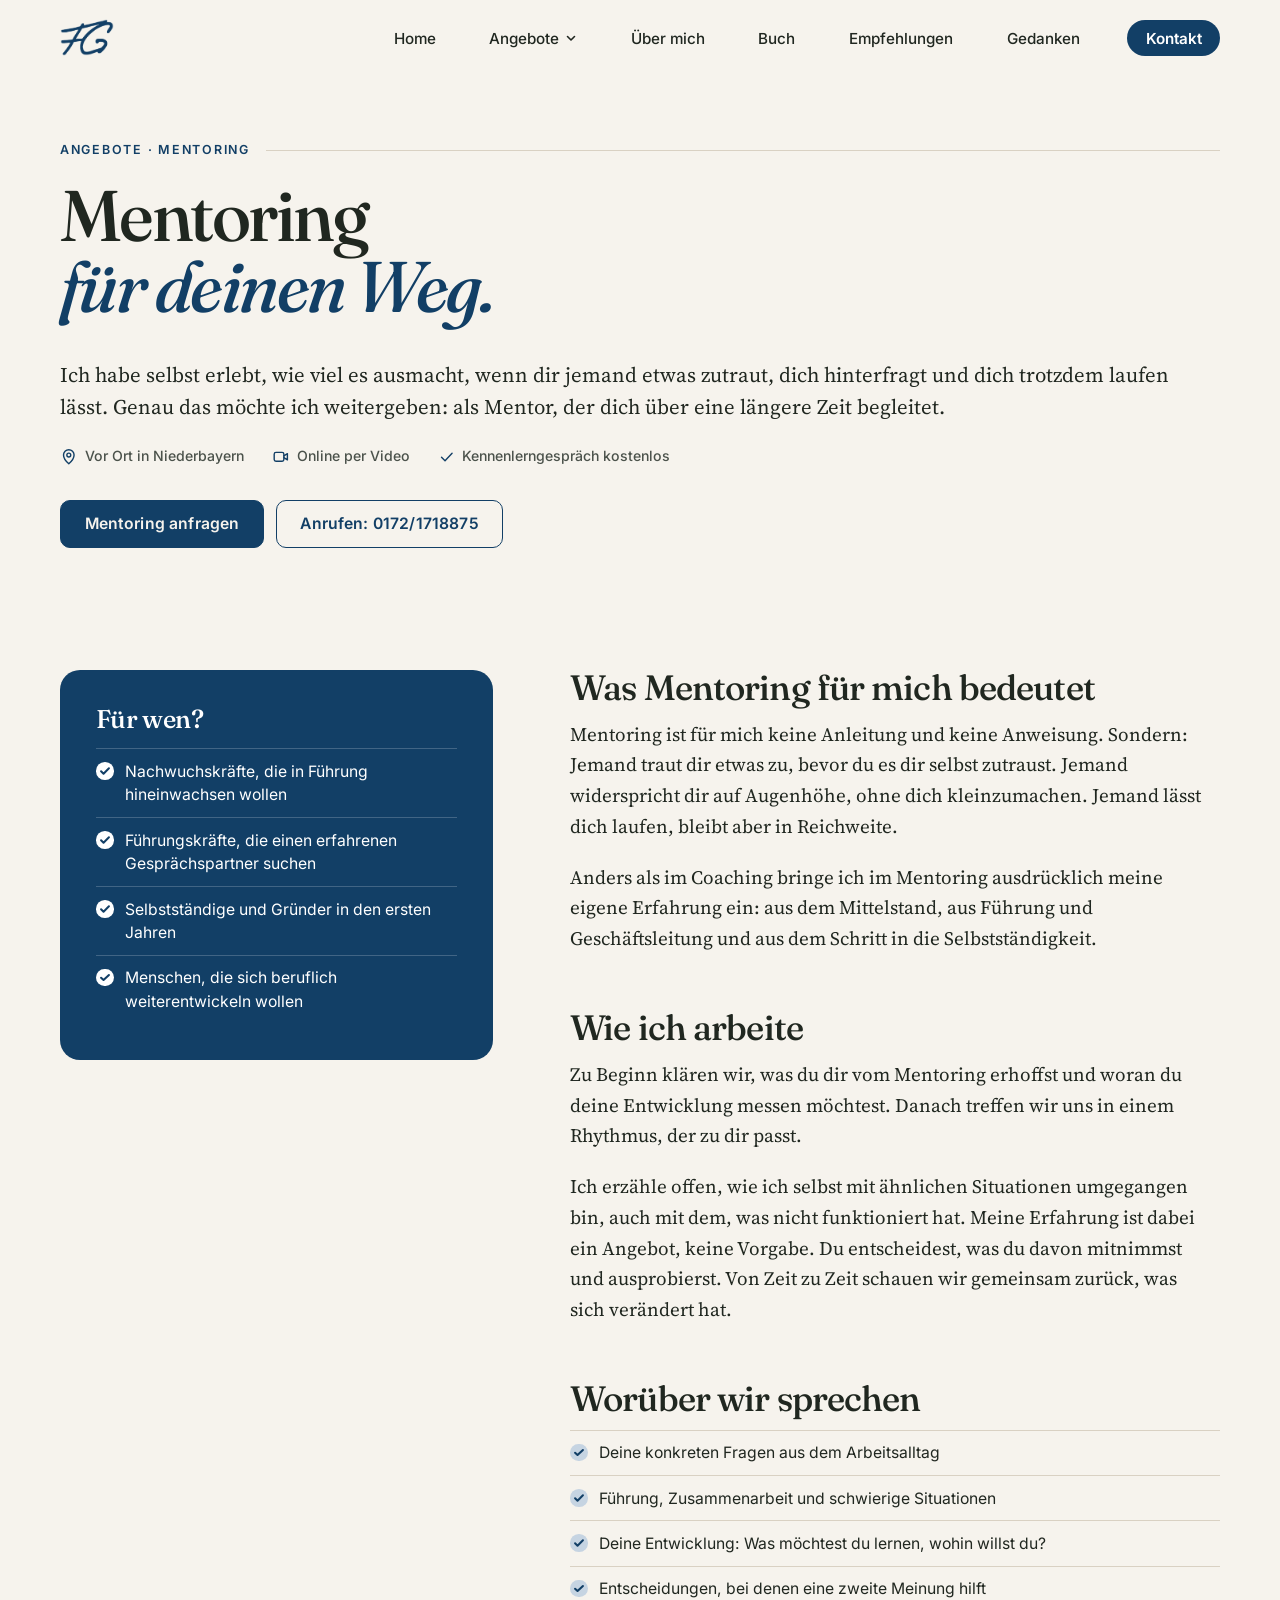
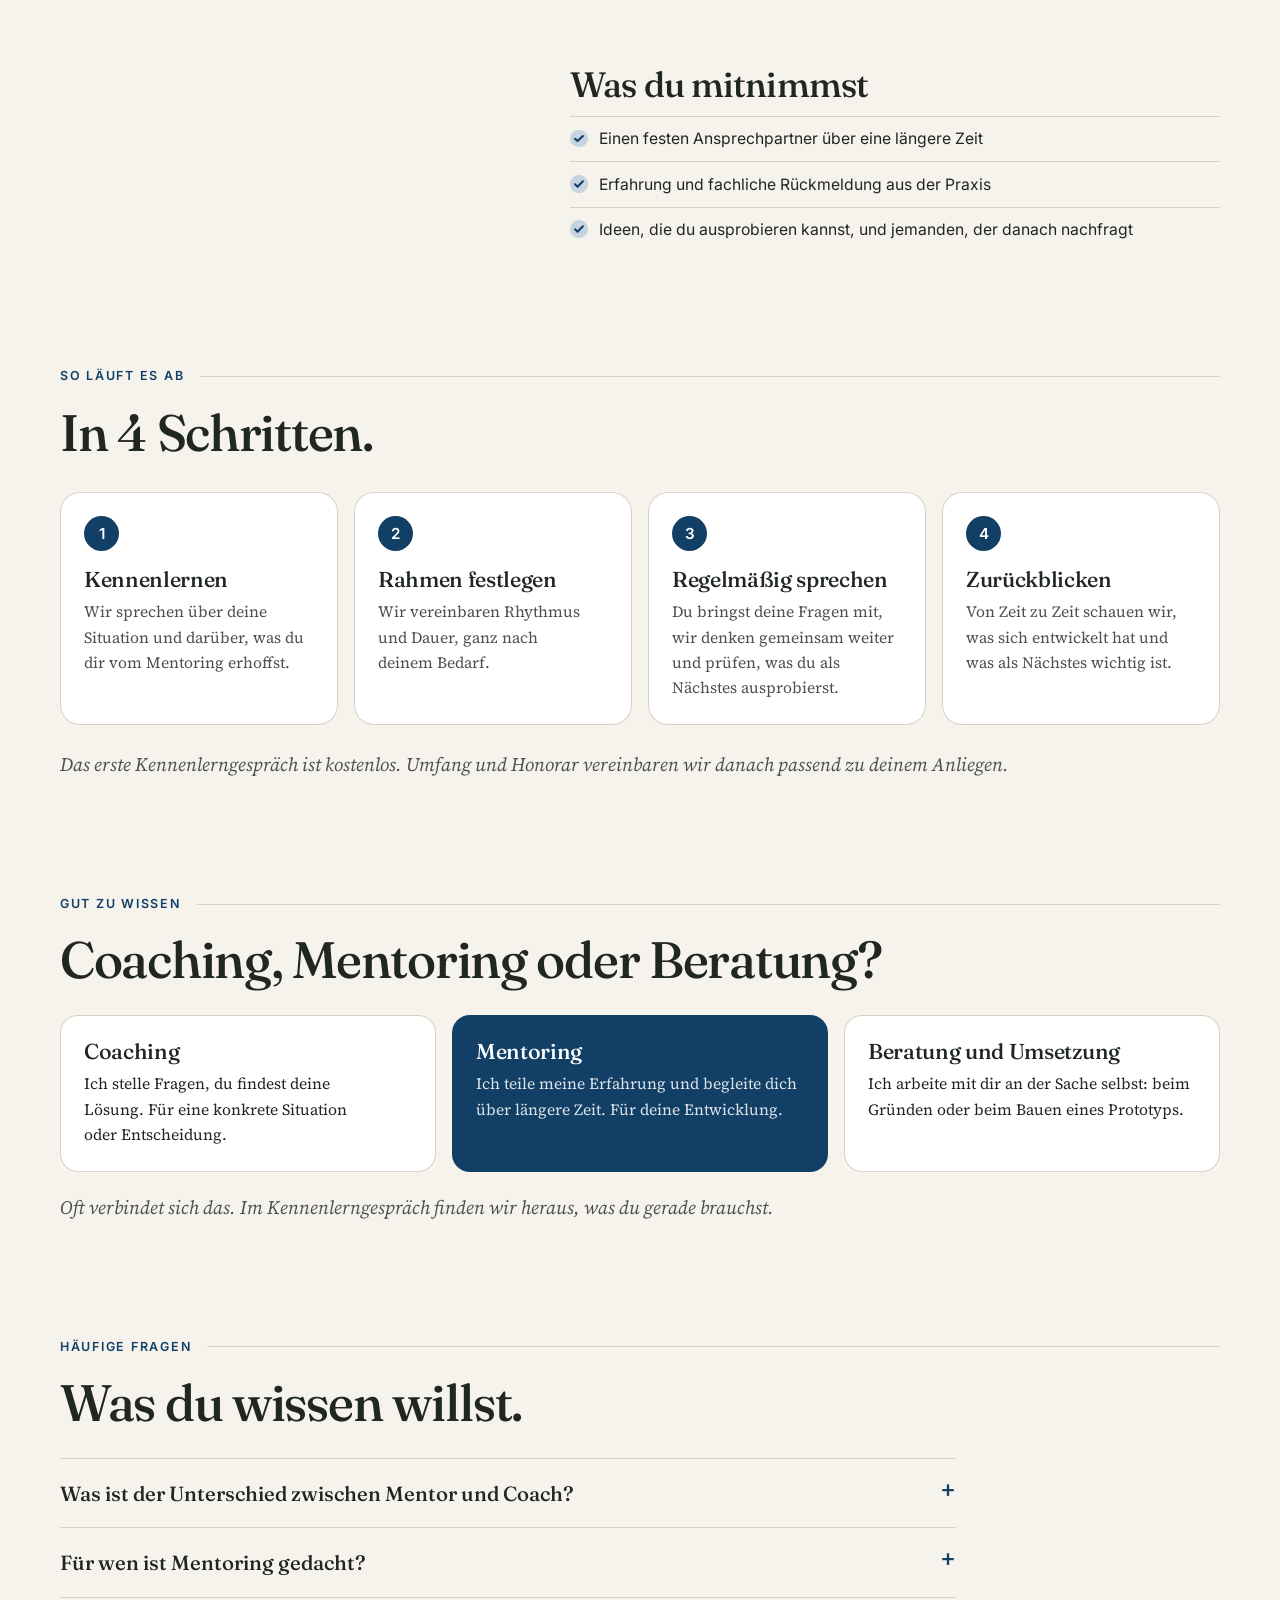
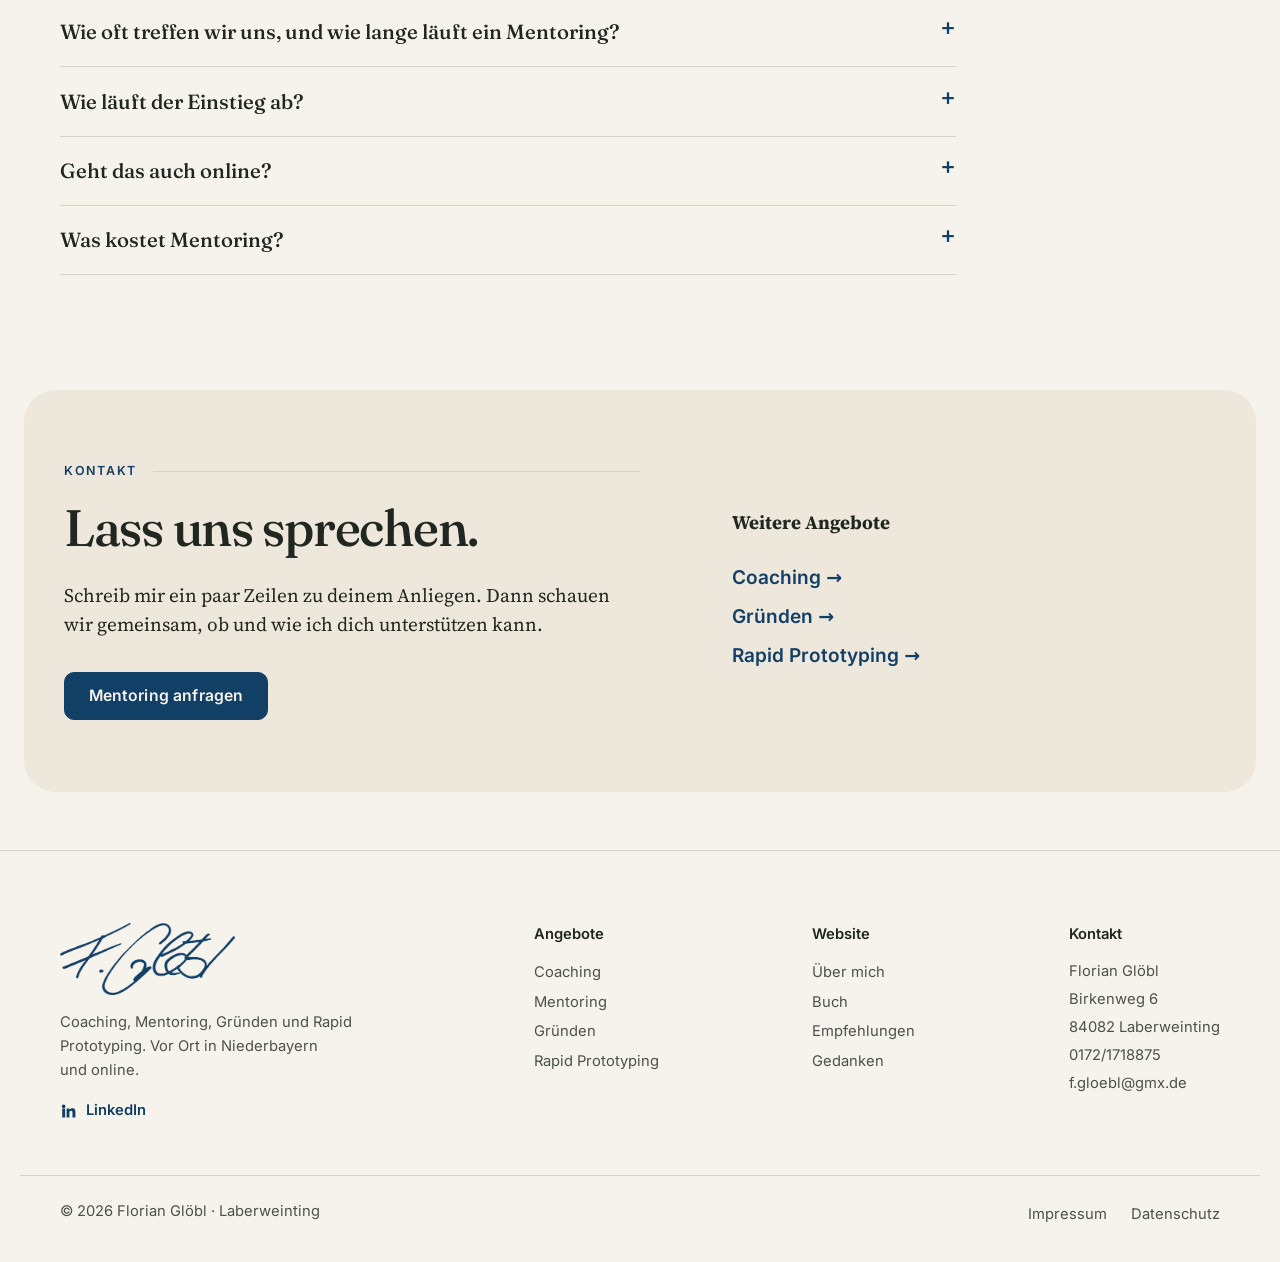
<file: mentoring/index.html>
<!DOCTYPE html><html lang="de"><head><meta charset="utf-8"><meta name="viewport" content="width=device-width, initial-scale=1"><title>Mentoring für Führungskräfte und Selbstständige · Florian Glöbl</title><meta name="description" content="Mentoring mit Florian Glöbl: Begleitung über einen längeren Zeitraum mit Erfahrung aus fast 20 Jahren Praxis im Mittelstand, ehrlicher Rückmeldung und offenem Ohr. Für Führungskräfte, Nachwuchskräfte und Selbstständige."><link rel="canonical" href="https://floriangloebl.de/mentoring/"><meta name="robots" content="index, follow"><meta name="theme-color" content="#f6f3ed"><link rel="icon" href="/favicon.svg" type="image/svg+xml"><link rel="sitemap" href="/sitemap-index.xml"><meta property="og:type" content="website"><meta property="og:locale" content="de_DE"><meta property="og:site_name" content="Florian Glöbl"><meta property="og:title" content="Mentoring für Führungskräfte und Selbstständige · Florian Glöbl"><meta property="og:description" content="Mentoring mit Florian Glöbl: Begleitung über einen längeren Zeitraum mit Erfahrung aus fast 20 Jahren Praxis im Mittelstand, ehrlicher Rückmeldung und offenem Ohr. Für Führungskräfte, Nachwuchskräfte und Selbstständige."><meta property="og:url" content="https://floriangloebl.de/mentoring/"><meta property="og:image" content="https://floriangloebl.de/og.jpg"><meta property="og:image:alt" content="Mentoring für Führungskräfte und Selbstständige · Florian Glöbl"><meta name="twitter:card" content="summary_large_image"><meta name="twitter:title" content="Mentoring für Führungskräfte und Selbstständige · Florian Glöbl"><meta name="twitter:description" content="Mentoring mit Florian Glöbl: Begleitung über einen längeren Zeitraum mit Erfahrung aus fast 20 Jahren Praxis im Mittelstand, ehrlicher Rückmeldung und offenem Ohr. Für Führungskräfte, Nachwuchskräfte und Selbstständige."><meta name="twitter:image" content="https://floriangloebl.de/og.jpg"><meta name="author" content="Florian Glöbl"><script type="application/ld+json">{"@context":"https://schema.org","@graph":[{"@type":"WebSite","@id":"https://floriangloebl.de/#website","url":"https://floriangloebl.de/","name":"Florian Glöbl","inLanguage":"de-DE","publisher":{"@id":"https://floriangloebl.de/#person"}},{"@type":"Person","@id":"https://floriangloebl.de/#person","name":"Florian Glöbl","url":"https://floriangloebl.de/","image":"https://floriangloebl.de/og.jpg","jobTitle":"Coach, Mentor und Berater","description":"Coaching und Führungskräftecoaching, Mentoring und Unterstützung beim Gründen, in Niederbayern und online. Florian Glöbl aus Laberweinting: fast 16 Jahre Erfahrung im Mittelstand, ehrlich, direkt und auf Augenhöhe.","email":"mailto:f.gloebl@gmx.de","address":{"@type":"PostalAddress","addressLocality":"Laberweinting","postalCode":"84082","addressRegion":"Bayern","addressCountry":"DE"},"knowsAbout":["Coaching","Führungskräftecoaching","Mentoring","Gründungsberatung","Organisationsentwicklung","Lean Management","ERP","Supply Chain"],"worksFor":[{"@type":"Organization","name":"Glöbl & Partner","url":"https://www.g-u-p.de/"},{"@type":"Organization","name":"Coolab AG","url":"https://coolab.ch/"},{"@type":"Organization","name":"Werkskante","url":"https://www.werkskante.de/"}],"sameAs":["https://www.linkedin.com/in/florian-gl%C3%B6bl-825a6a19b/","https://www.g-u-p.de/team","https://hoechstleistungskiller.v-und-s.de/"]},{"@type":"Service","name":"Mentoring für Führungskräfte und Selbstständige","description":"Mentoring mit Florian Glöbl: Begleitung über einen längeren Zeitraum mit Erfahrung aus fast 20 Jahren Praxis im Mittelstand, ehrlicher Rückmeldung und offenem Ohr. Für Führungskräfte, Nachwuchskräfte und Selbstständige.","url":"https://floriangloebl.de/mentoring/","areaServed":[{"@type":"AdministrativeArea","name":"Niederbayern"},{"@type":"Country","name":"Deutschland"},{"@type":"Country","name":"Schweiz"}],"availableChannel":[{"@type":"ServiceChannel","name":"Vor Ort in Niederbayern"},{"@type":"ServiceChannel","name":"Online per Video"}],"provider":{"@id":"https://floriangloebl.de/#person"}},{"@type":"FAQPage","mainEntity":[{"@type":"Question","name":"Was ist der Unterschied zwischen Mentor und Coach?","acceptedAnswer":{"@type":"Answer","text":"Als Coach stelle ich vor allem Fragen, damit du deine eigene Lösung findest. Als Mentor bringe ich zusätzlich meine eigene Erfahrung ein: aus Führung, Geschäftsleitung und Selbstständigkeit."}},{"@type":"Question","name":"Für wen ist Mentoring gedacht?","acceptedAnswer":{"@type":"Answer","text":"Für Nachwuchskräfte, neue und erfahrene Führungskräfte, Selbstständige und Gründer, die über eine längere Zeit einen festen Gesprächspartner suchen."}},{"@type":"Question","name":"Wie oft treffen wir uns, und wie lange läuft ein Mentoring?","acceptedAnswer":{"@type":"Answer","text":"Rhythmus und Dauer vereinbaren wir individuell. Ein Termin dauert etwa ein bis zwei Stunden."}},{"@type":"Question","name":"Wie läuft der Einstieg ab?","acceptedAnswer":{"@type":"Answer","text":"Das erste Kennenlerngespräch ist kostenlos und unverbindlich. Du erzählst, worum es dir geht, und wir schauen gemeinsam, ob und wie ich dich unterstützen kann."}},{"@type":"Question","name":"Geht das auch online?","acceptedAnswer":{"@type":"Answer","text":"Wie du möchtest. Ich arbeite vor Ort in Niederbayern und genauso online per Video. Viele schätzen die Flexibilität, und online funktioniert es erfahrungsgemäß sehr gut."}},{"@type":"Question","name":"Was kostet Mentoring?","acceptedAnswer":{"@type":"Answer","text":"Das hängt vom Umfang ab. Nach dem kostenlosen Kennenlerngespräch mache ich dir ein klares Angebot, passend zu deinem Anliegen. Ohne versteckte Kosten."}}]}]}</script><script>document.documentElement.classList.add('js');</script><link rel="stylesheet" href="/_astro/Base.VzKi1P6U.css"></head><body><a class="skip-link" href="#inhalt">Zum Inhalt springen</a><header class="site-header"><div class="wrap"><a class="brand" href="/" aria-label="Florian Glöbl, zur Startseite"><span class="logo-fg" role="img" aria-label="Florian Glöbl"></span></a><button class="nav-toggle" type="button" aria-expanded="false" aria-controls="hauptmenue"><span class="bars" aria-hidden="true"></span> Menü</button><nav class="nav" id="hauptmenue" aria-label="Hauptmenü"><ul class="nav-list"><li><a href="/">Home</a></li><li class="nav-drop"><button class="nav-drop__btn" type="button" aria-expanded="false" aria-controls="angebote-menue">Angebote<svg viewBox="0 0 12 12" aria-hidden="true"><path d="M2.5 4.5 6 8l3.5-3.5"></path></svg></button><div class="nav-drop__panel" id="angebote-menue"><ul><li><a href="/coaching/"><span class="nav-drop__icon"><svg viewBox="0 0 24 24" aria-hidden="true"><path d="M4 6.5A2.5 2.5 0 0 1 6.5 4h11A2.5 2.5 0 0 1 20 6.5v7a2.5 2.5 0 0 1-2.5 2.5H11l-4.5 4v-4h0A2.5 2.5 0 0 1 4 13.5z"/><path d="M8.5 9.5h7M8.5 12.5h4"/></svg></span><span><strong>Coaching</strong><small>Für dich und für Führungskräfte</small></span></a></li><li><a href="/mentoring/" aria-current="page"><span class="nav-drop__icon"><svg viewBox="0 0 24 24" aria-hidden="true"><circle cx="8" cy="8" r="3"/><circle cx="16.5" cy="10" r="2.5"/><path d="M3 19c.6-3 2.6-5 5-5s4.4 2 5 5M13.5 19c.4-2 1.6-3.5 3-3.5s2.6 1.5 3 3.5"/></svg></span><span><strong>Mentoring</strong><small>Begleitung über längere Zeit</small></span></a></li><li><a href="/gruenden/"><span class="nav-drop__icon"><svg viewBox="0 0 24 24" aria-hidden="true"><path d="M12 3c3 2 4.5 5 4.5 8.5L15 15H9l-1.5-3.5C7.5 8 9 5 12 3z"/><circle cx="12" cy="9" r="1.6"/><path d="M9 15l-2 4 3-1M15 15l2 4-3-1"/></svg></span><span><strong>Gründen</strong><small>In Deutschland und der Schweiz</small></span></a></li><li><a href="/rapid-prototyping/"><span class="nav-drop__icon"><svg viewBox="0 0 24 24" aria-hidden="true"><path d="M9 18h6M10 21h4"/><path d="M12 3a6 6 0 0 0-3.5 10.9c.6.5 1 1.2 1 2.1h5c0-.9.4-1.6 1-2.1A6 6 0 0 0 12 3z"/></svg></span><span><strong>Rapid Prototyping</strong><small>Mit Prozessverständnis und KI</small></span></a></li></ul></div></li><li><a href="/#ueber-mich">Über mich</a></li><li><a href="/#buch">Buch</a></li><li><a href="/#nachdenken">Empfehlungen</a></li><li><a href="/gedanken/">Gedanken</a></li><li class="nav-cta-item"><a class="nav-cta" href="/#kontakt">Kontakt</a></li></ul></nav></div></header><main id="inhalt"><article class="offer-page"><header class="offer-hero"><div class="wrap"><p class="kicker"><span><a href="/#coaching">Angebote</a> · Mentoring</span></p><h1>Mentoring <em>für deinen Weg.</em></h1><p class="lead">Ich habe selbst erlebt, wie viel es ausmacht, wenn dir jemand etwas zutraut, dich hinterfragt und dich trotzdem laufen lässt. Genau das möchte ich weitergeben: als Mentor, der dich über eine längere Zeit begleitet.</p><p class="offer-facts"><span><svg viewBox="0 0 20 20" aria-hidden="true"><path d="M10 18s6-5.2 6-10a6 6 0 1 0-12 0c0 4.8 6 10 6 10z"></path><circle cx="10" cy="8" r="2.2"></circle></svg>Vor Ort in Niederbayern</span><span><svg viewBox="0 0 20 20" aria-hidden="true"><rect x="2.5" y="5" width="11" height="10" rx="2"></rect><path d="m13.5 9 4-2.5v7l-4-2.5"></path></svg>Online per Video</span><span><svg viewBox="0 0 20 20" aria-hidden="true"><path d="M4 10.5 8 14.5 16 6"></path></svg>Kennenlerngespräch kostenlos</span></p><div class="actions"><a class="btn btn--primary" href="mailto:f.gloebl@gmx.de?subject=Anfrage%20Mentoring">Mentoring anfragen</a><a class="btn btn--ghost" href="tel:+491721718875">Anrufen: 0172/1718875</a></div></div></header><section class="section"><div class="wrap offer-grid-page"><aside class="offer-aside"><h2>Für wen?</h2><ul class="checks"><li>Nachwuchskräfte, die in Führung hineinwachsen wollen</li><li>Führungskräfte, die einen erfahrenen Gesprächspartner suchen</li><li>Selbstständige und Gründer in den ersten Jahren</li><li>Menschen, die sich beruflich weiterentwickeln wollen</li></ul></aside><div class="offer-body"><section><h2>Was Mentoring für mich bedeutet</h2><p>Mentoring ist für mich keine Anleitung und keine Anweisung. Sondern: Jemand traut dir etwas zu, bevor du es dir selbst zutraust. Jemand widerspricht dir auf Augenhöhe, ohne dich kleinzumachen. Jemand lässt dich laufen, bleibt aber in Reichweite.</p><p>Anders als im Coaching bringe ich im Mentoring ausdrücklich meine eigene Erfahrung ein: aus dem Mittelstand, aus Führung und Geschäftsleitung und aus dem Schritt in die Selbstständigkeit.</p></section><section><h2>Wie ich arbeite</h2><p>Zu Beginn klären wir, was du dir vom Mentoring erhoffst und woran du deine Entwicklung messen möchtest. Danach treffen wir uns in einem Rhythmus, der zu dir passt.</p><p>Ich erzähle offen, wie ich selbst mit ähnlichen Situationen umgegangen bin, auch mit dem, was nicht funktioniert hat. Meine Erfahrung ist dabei ein Angebot, keine Vorgabe. Du entscheidest, was du davon mitnimmst und ausprobierst. Von Zeit zu Zeit schauen wir gemeinsam zurück, was sich verändert hat.</p></section><section><h2>Worüber wir sprechen</h2><ul class="checks"><li>Deine konkreten Fragen aus dem Arbeitsalltag</li><li>Führung, Zusammenarbeit und schwierige Situationen</li><li>Deine Entwicklung: Was möchtest du lernen, wohin willst du?</li><li>Entscheidungen, bei denen eine zweite Meinung hilft</li></ul></section><section><h2>Was du mitnimmst</h2><ul class="checks"><li>Einen festen Ansprechpartner über eine längere Zeit</li><li>Erfahrung und fachliche Rückmeldung aus der Praxis</li><li>Ideen, die du ausprobieren kannst, und jemanden, der danach nachfragt</li></ul></section></div></div></section><section class="section"><div class="wrap"><p class="kicker">So läuft es ab</p><h2>In 4 Schritten.</h2><ol class="steps"><li><h3>Kennenlernen</h3><p>Wir sprechen über deine Situation und darüber, was du dir vom Mentoring erhoffst.</p></li><li><h3>Rahmen festlegen</h3><p>Wir vereinbaren Rhythmus und Dauer, ganz nach deinem Bedarf.</p></li><li><h3>Regelmäßig sprechen</h3><p>Du bringst deine Fragen mit, wir denken gemeinsam weiter und prüfen, was du als Nächstes ausprobierst.</p></li><li><h3>Zurückblicken</h3><p>Von Zeit zu Zeit schauen wir, was sich entwickelt hat und was als Nächstes wichtig ist.</p></li></ol><p class="steps-note">Das erste Kennenlerngespräch ist kostenlos. Umfang und Honorar vereinbaren wir danach passend zu deinem Anliegen.</p></div></section><section class="section"><div class="wrap compare-wrap"><p class="kicker">Gut zu wissen</p><h2>Coaching, Mentoring oder Beratung?</h2><div class="compare"><div class="compare__item"><h3>Coaching</h3><p>Ich stelle Fragen, du findest deine Lösung. Für eine konkrete Situation oder Entscheidung.</p></div><div class="compare__item is-current"><h3>Mentoring</h3><p>Ich teile meine Erfahrung und begleite dich über längere Zeit. Für deine Entwicklung.</p></div><div class="compare__item"><h3>Beratung und Umsetzung</h3><p>Ich arbeite mit dir an der Sache selbst: beim Gründen oder beim Bauen eines Prototyps.</p></div></div><p class="compare__note">Oft verbindet sich das. Im Kennenlerngespräch finden wir heraus, was du gerade brauchst.</p></div></section><section class="section"><div class="wrap faq-wrap"><p class="kicker">Häufige Fragen</p><h2>Was du wissen willst.</h2><div class="faq"><details><summary>Was ist der Unterschied zwischen Mentor und Coach?</summary><p>Als Coach stelle ich vor allem Fragen, damit du deine eigene Lösung findest. Als Mentor bringe ich zusätzlich meine eigene Erfahrung ein: aus Führung, Geschäftsleitung und Selbstständigkeit.</p></details><details><summary>Für wen ist Mentoring gedacht?</summary><p>Für Nachwuchskräfte, neue und erfahrene Führungskräfte, Selbstständige und Gründer, die über eine längere Zeit einen festen Gesprächspartner suchen.</p></details><details><summary>Wie oft treffen wir uns, und wie lange läuft ein Mentoring?</summary><p>Rhythmus und Dauer vereinbaren wir individuell. Ein Termin dauert etwa ein bis zwei Stunden.</p></details><details><summary>Wie läuft der Einstieg ab?</summary><p>Das erste Kennenlerngespräch ist kostenlos und unverbindlich. Du erzählst, worum es dir geht, und wir schauen gemeinsam, ob und wie ich dich unterstützen kann.</p></details><details><summary>Geht das auch online?</summary><p>Wie du möchtest. Ich arbeite vor Ort in Niederbayern und genauso online per Video. Viele schätzen die Flexibilität, und online funktioniert es erfahrungsgemäß sehr gut.</p></details><details><summary>Was kostet Mentoring?</summary><p>Das hängt vom Umfang ab. Nach dem kostenlosen Kennenlerngespräch mache ich dir ein klares Angebot, passend zu deinem Anliegen. Ohne versteckte Kosten.</p></details></div></div></section><section class="contact"><div class="wrap"><div class="prose"><p class="kicker">Kontakt</p><h2>Lass uns sprechen.</h2><p class="lead">Schreib mir ein paar Zeilen zu deinem Anliegen. Dann schauen wir gemeinsam, ob und wie ich dich unterstützen kann.</p><div class="actions"><a class="btn btn--primary" href="mailto:f.gloebl@gmx.de?subject=Anfrage%20Mentoring">Mentoring anfragen</a></div></div><nav class="other-offers" aria-label="Weitere Angebote"><p><strong>Weitere Angebote</strong></p><ul><li><a href="/coaching/">Coaching →</a></li><li><a href="/gruenden/">Gründen →</a></li><li><a href="/rapid-prototyping/">Rapid Prototyping →</a></li></ul></nav></div></section></article></main><footer class="site-footer"><div class="wrap footer-grid"><div class="footer-brand"><a class="footer-sign" href="/" aria-label="Florian Glöbl, zur Startseite"><span class="signature" aria-hidden="true"></span></a><p>Coaching, Mentoring, Gründen und Rapid Prototyping. Vor Ort in Niederbayern und online.</p><a class="footer-linkedin" href="https://www.linkedin.com/in/florian-gl%C3%B6bl-825a6a19b/" rel="noopener"><svg viewBox="0 0 24 24" aria-hidden="true"><path d="M4.98 3.5a2.5 2.5 0 1 1 0 5 2.5 2.5 0 0 1 0-5zM3 9h4v12H3zM9 9h3.8v1.7h.05c.53-1 1.83-2.05 3.77-2.05C20.6 8.65 21 11.2 21 14.5V21h-4v-5.8c0-1.4-.03-3.2-1.95-3.2-1.95 0-2.25 1.5-2.25 3.1V21H9z"></path></svg>LinkedIn</a></div><nav aria-label="Angebote"><p class="footer-title">Angebote</p><ul><li><a href="/coaching/">Coaching</a></li><li><a href="/mentoring/">Mentoring</a></li><li><a href="/gruenden/">Gründen</a></li><li><a href="/rapid-prototyping/">Rapid Prototyping</a></li></ul></nav><nav aria-label="Website"><p class="footer-title">Website</p><ul><li><a href="/#ueber-mich">Über mich</a></li><li><a href="/#buch">Buch</a></li><li><a href="/#nachdenken">Empfehlungen</a></li><li><a href="/gedanken/">Gedanken</a></li></ul></nav><div><p class="footer-title">Kontakt</p><address>Florian Glöbl<br>Birkenweg 6<br>84082 Laberweinting<br><a href="tel:+491721718875">0172/1718875</a><br><a href="mailto:f.gloebl@gmx.de">f.gloebl@gmx.de</a></address></div></div><div class="wrap footer-bottom"><p>© 2026 Florian Glöbl · Laberweinting</p><ul><li><a href="/impressum/">Impressum</a></li><li><a href="/datenschutz/">Datenschutz</a></li></ul></div></footer><script type="module">var e=document.querySelector(`.site-header`),t=document.querySelector(`.nav-toggle`),n=document.getElementById(`hauptmenue`),r=e=>{t?.setAttribute(`aria-expanded`,String(e)),n?.classList.toggle(`is-open`,e)};t?.addEventListener(`click`,()=>r(t.getAttribute(`aria-expanded`)!==`true`)),n?.addEventListener(`click`,e=>{e.target.closest(`a`)&&r(!1)}),document.addEventListener(`keydown`,e=>{e.key===`Escape`&&t?.getAttribute(`aria-expanded`)===`true`&&(r(!1),t.focus())});var i=document.querySelector(`.nav-drop`),a=i?.querySelector(`.nav-drop__btn`),o=e=>{a?.setAttribute(`aria-expanded`,String(e)),i?.classList.toggle(`is-open`,e)},s=()=>matchMedia(`(hover: hover) and (min-width: 1181px)`).matches;a?.addEventListener(`click`,()=>o(s()?!0:a.getAttribute(`aria-expanded`)!==`true`)),i?.addEventListener(`mouseenter`,()=>{matchMedia(`(hover: hover) and (min-width: 1181px)`).matches&&o(!0)}),i?.addEventListener(`mouseleave`,()=>{matchMedia(`(hover: hover) and (min-width: 1181px)`).matches&&o(!1)}),document.addEventListener(`click`,e=>{i&&!i.contains(e.target)&&o(!1)}),i?.addEventListener(`keydown`,e=>{e.key===`Escape`&&(o(!1),a?.focus())}),i?.addEventListener(`focusout`,e=>{i.contains(e.relatedTarget)||o(!1)});var c=document.querySelectorAll(`[data-reveal]`);if(`IntersectionObserver`in window){let e=new IntersectionObserver(t=>{for(let n of t)n.isIntersecting&&(n.target.classList.add(`is-visible`),e.unobserve(n.target))},{rootMargin:`0px 0px -8% 0px`});c.forEach(t=>e.observe(t))}else c.forEach(e=>e.classList.add(`is-visible`));var l=()=>e?.classList.toggle(`is-scrolled`,window.scrollY>8);l(),window.addEventListener(`scroll`,l,{passive:!0});</script></body></html>
</file>
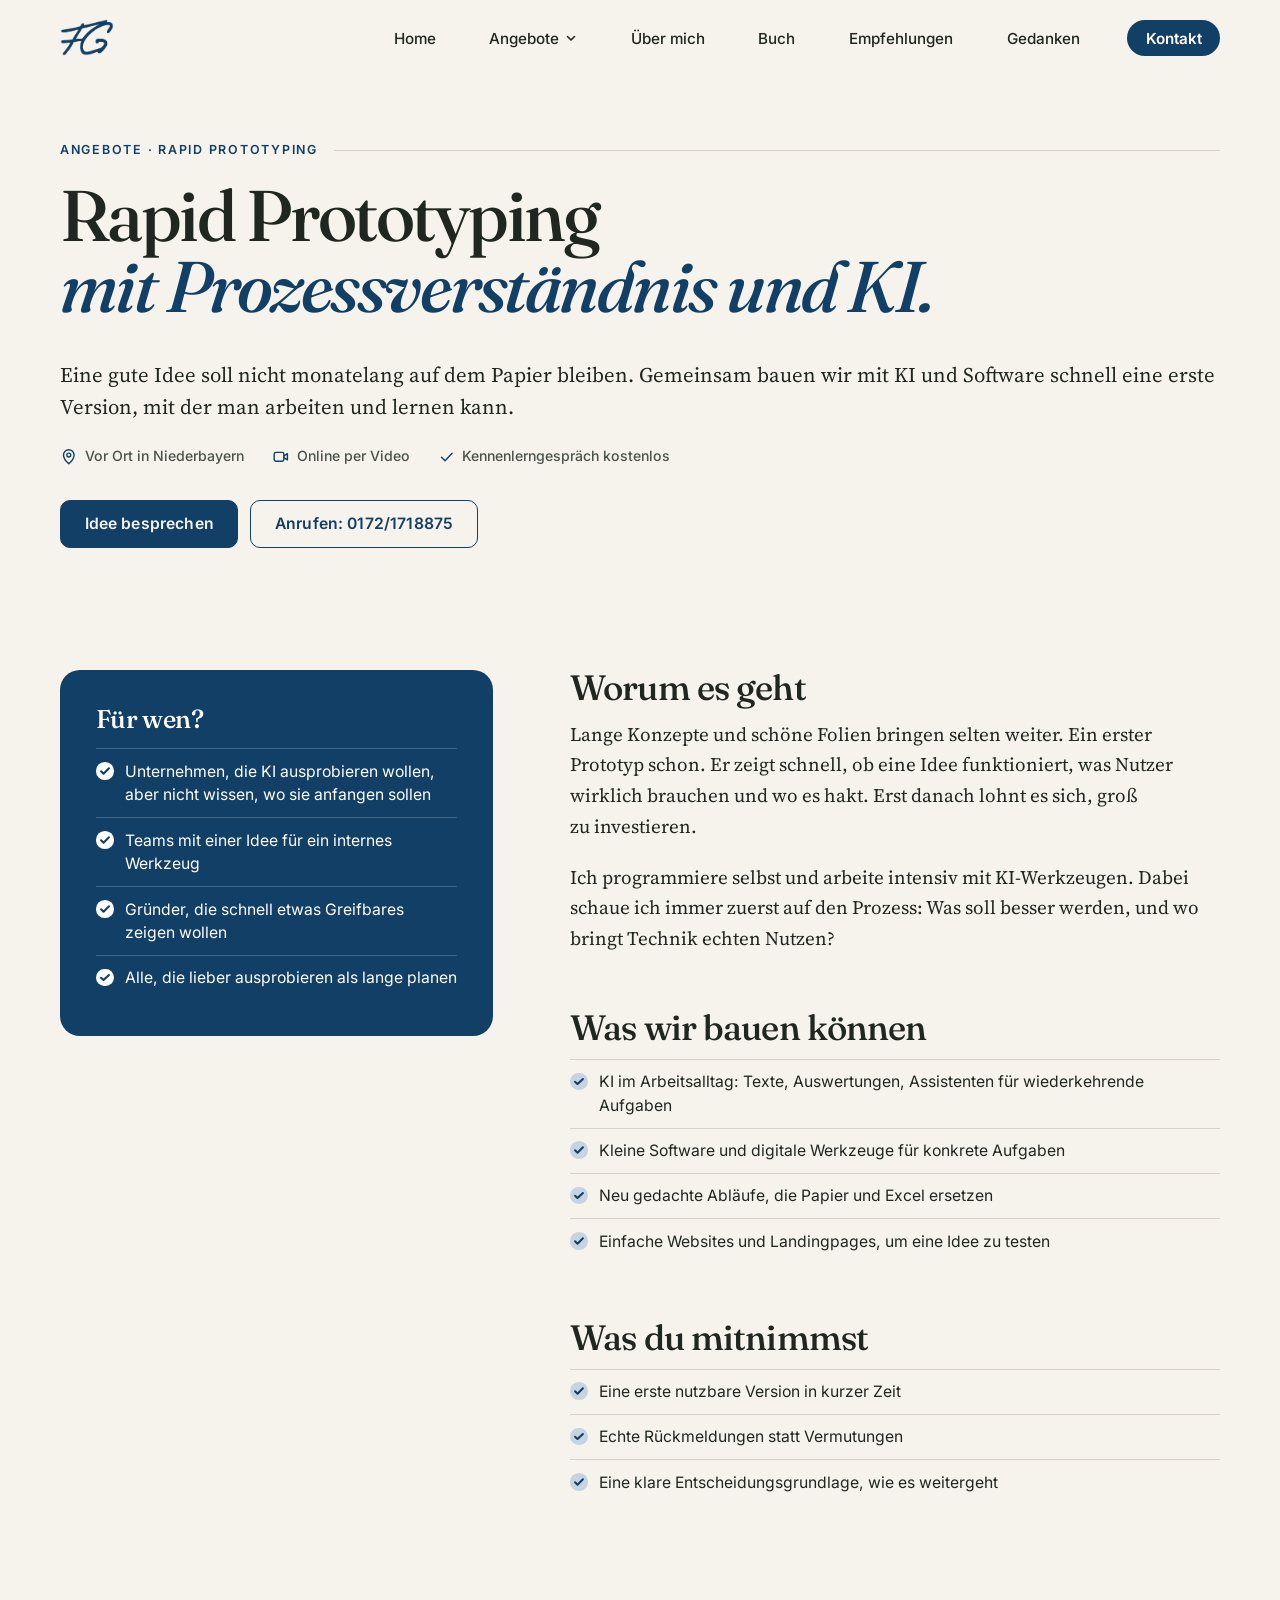
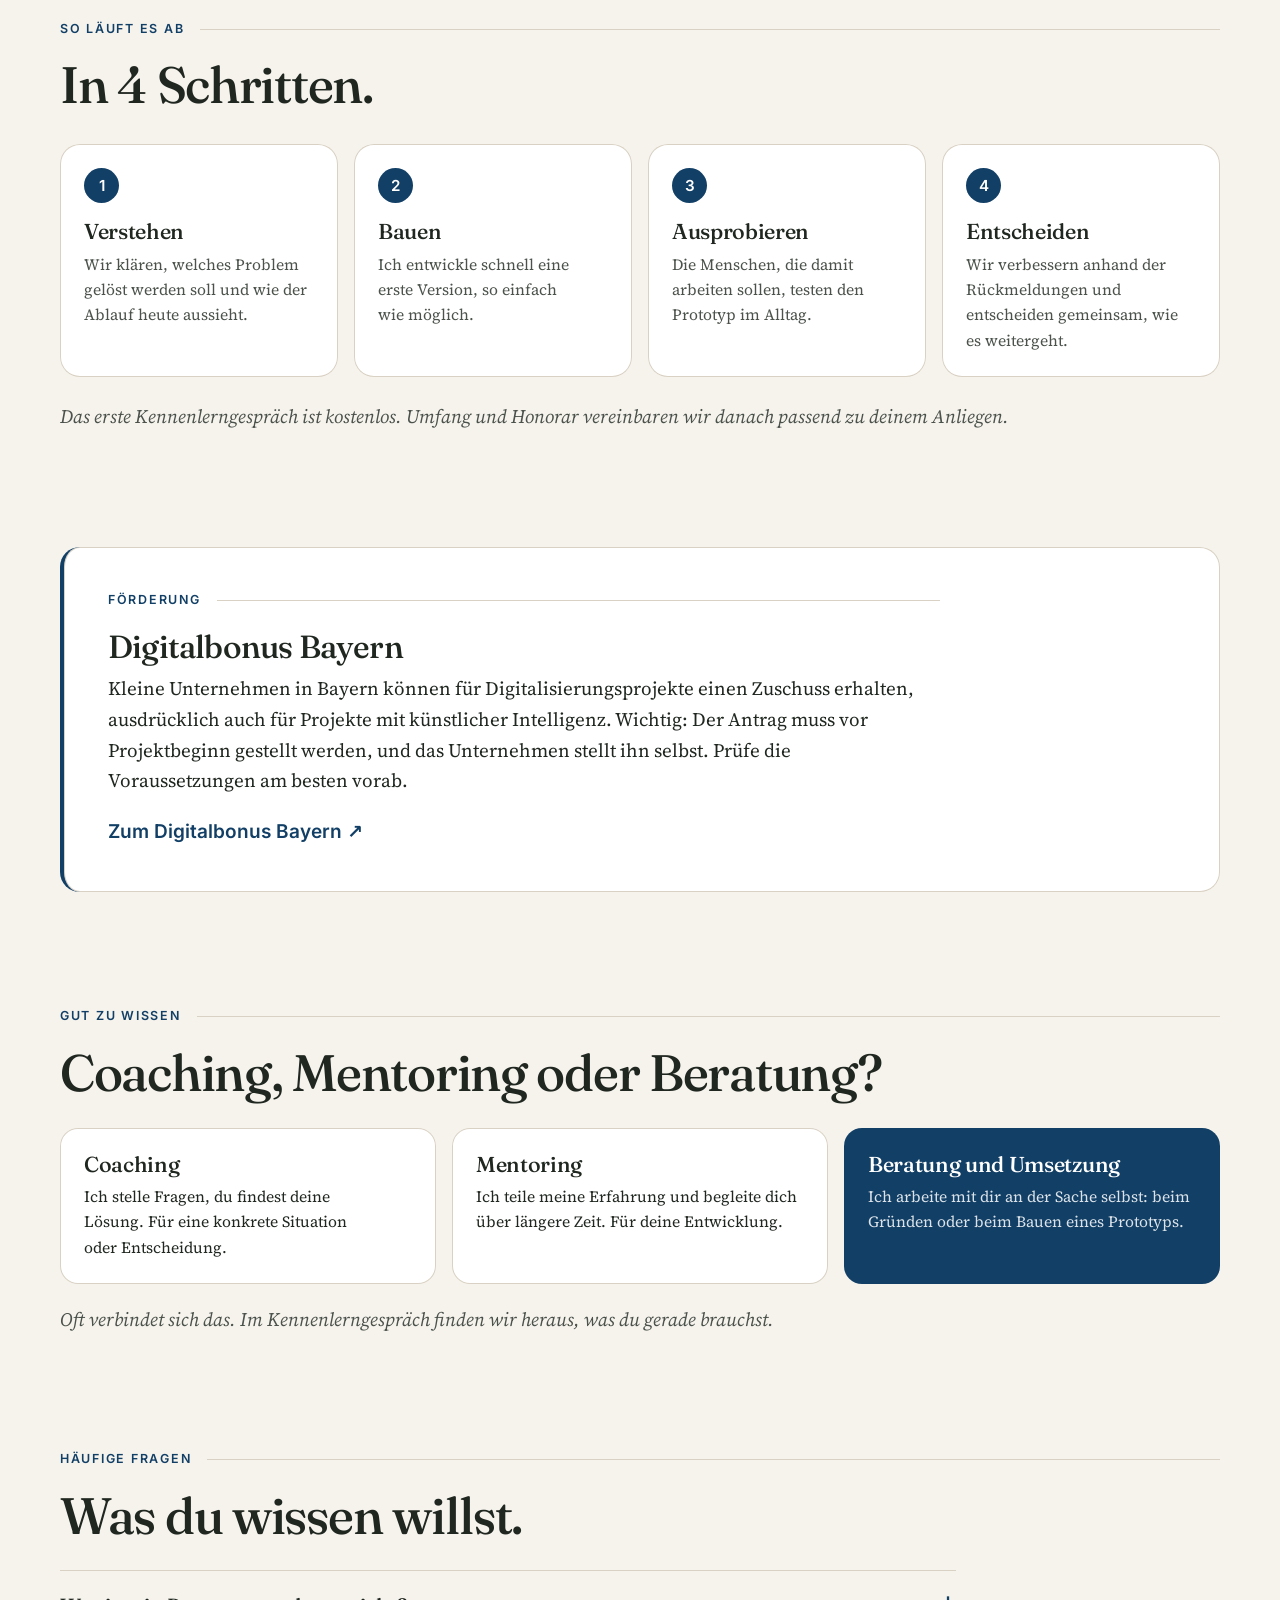
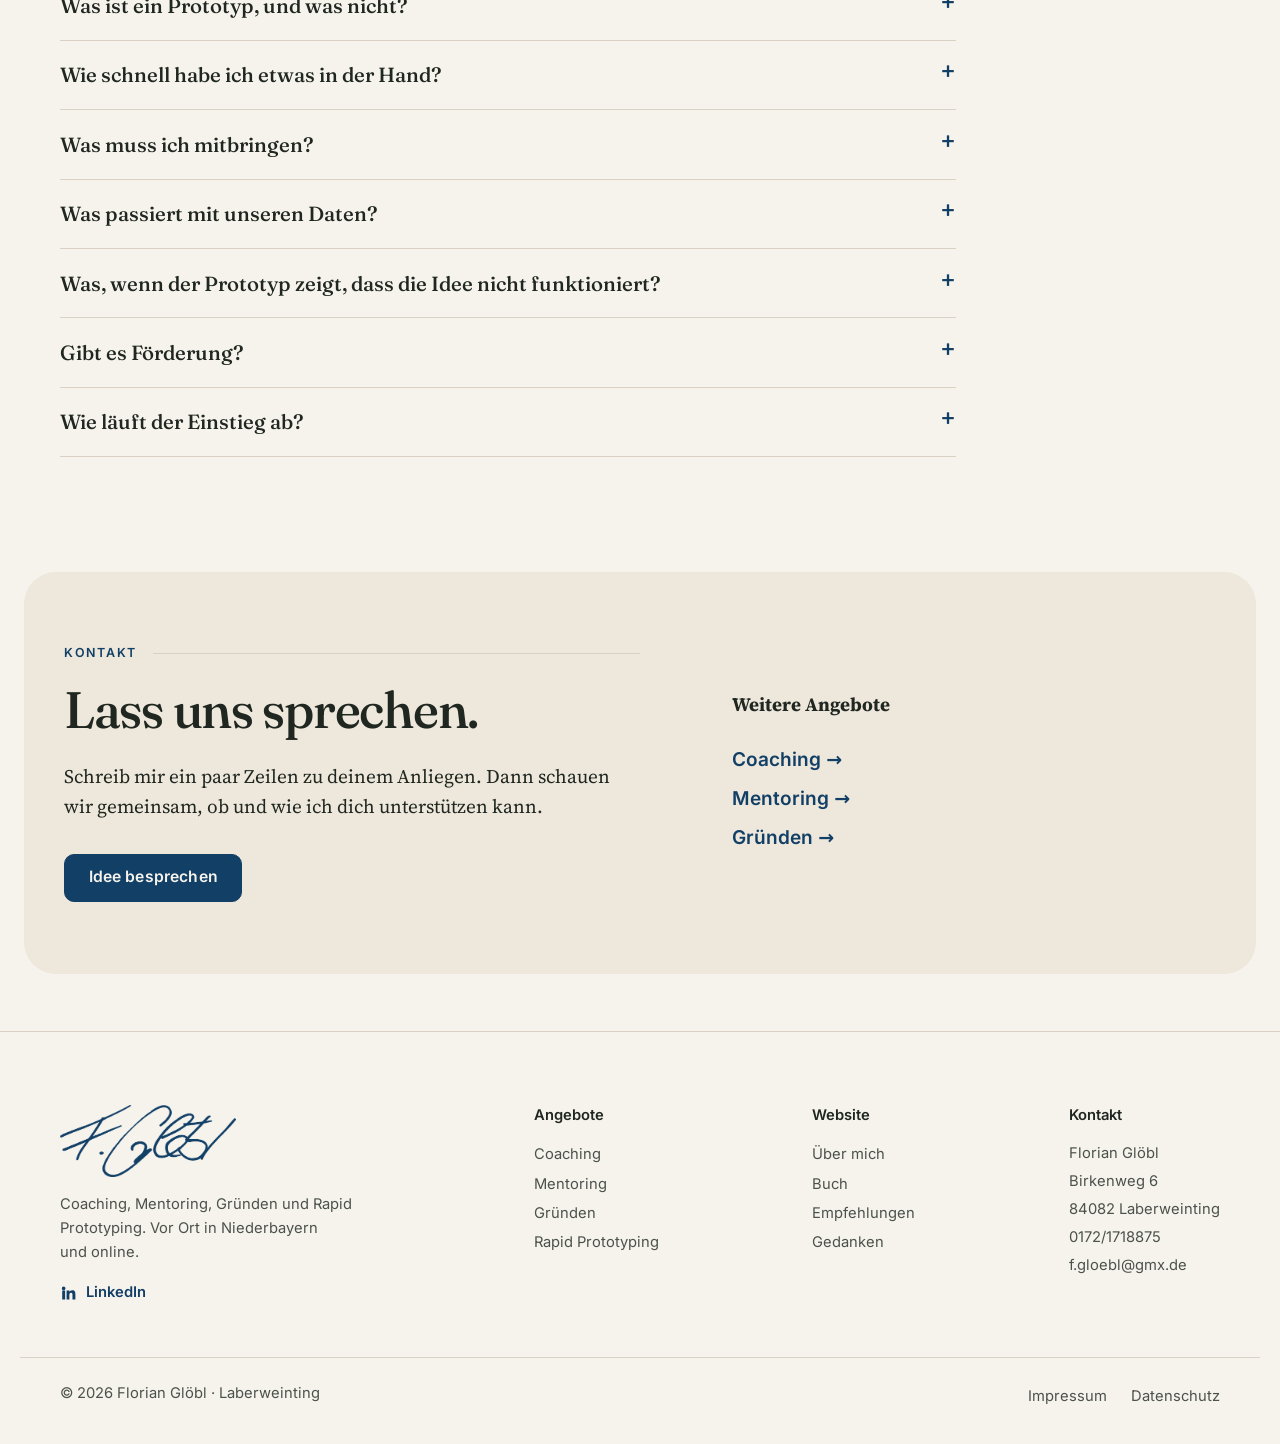
<file: rapid-prototyping/index.html>
<!DOCTYPE html><html lang="de"><head><meta charset="utf-8"><meta name="viewport" content="width=device-width, initial-scale=1"><title>Rapid Prototyping mit KI und Software · Florian Glöbl</title><meta name="description" content="Rapid Prototyping mit Florian Glöbl: aus einer Idee schnell einen nutzbaren Prototyp machen, vor allem mit künstlicher Intelligenz und Software. Für den Mittelstand, für Gründer und für Teams."><link rel="canonical" href="https://floriangloebl.de/rapid-prototyping/"><meta name="robots" content="index, follow"><meta name="theme-color" content="#f6f3ed"><link rel="icon" href="/favicon.svg" type="image/svg+xml"><link rel="sitemap" href="/sitemap-index.xml"><meta property="og:type" content="website"><meta property="og:locale" content="de_DE"><meta property="og:site_name" content="Florian Glöbl"><meta property="og:title" content="Rapid Prototyping mit KI und Software · Florian Glöbl"><meta property="og:description" content="Rapid Prototyping mit Florian Glöbl: aus einer Idee schnell einen nutzbaren Prototyp machen, vor allem mit künstlicher Intelligenz und Software. Für den Mittelstand, für Gründer und für Teams."><meta property="og:url" content="https://floriangloebl.de/rapid-prototyping/"><meta property="og:image" content="https://floriangloebl.de/og.jpg"><meta property="og:image:alt" content="Rapid Prototyping mit KI und Software · Florian Glöbl"><meta name="twitter:card" content="summary_large_image"><meta name="twitter:title" content="Rapid Prototyping mit KI und Software · Florian Glöbl"><meta name="twitter:description" content="Rapid Prototyping mit Florian Glöbl: aus einer Idee schnell einen nutzbaren Prototyp machen, vor allem mit künstlicher Intelligenz und Software. Für den Mittelstand, für Gründer und für Teams."><meta name="twitter:image" content="https://floriangloebl.de/og.jpg"><meta name="author" content="Florian Glöbl"><script type="application/ld+json">{"@context":"https://schema.org","@graph":[{"@type":"WebSite","@id":"https://floriangloebl.de/#website","url":"https://floriangloebl.de/","name":"Florian Glöbl","inLanguage":"de-DE","publisher":{"@id":"https://floriangloebl.de/#person"}},{"@type":"Person","@id":"https://floriangloebl.de/#person","name":"Florian Glöbl","url":"https://floriangloebl.de/","image":"https://floriangloebl.de/og.jpg","jobTitle":"Coach, Mentor und Berater","description":"Coaching und Führungskräftecoaching, Mentoring und Unterstützung beim Gründen, in Niederbayern und online. Florian Glöbl aus Laberweinting: fast 16 Jahre Erfahrung im Mittelstand, ehrlich, direkt und auf Augenhöhe.","email":"mailto:f.gloebl@gmx.de","address":{"@type":"PostalAddress","addressLocality":"Laberweinting","postalCode":"84082","addressRegion":"Bayern","addressCountry":"DE"},"knowsAbout":["Coaching","Führungskräftecoaching","Mentoring","Gründungsberatung","Organisationsentwicklung","Lean Management","ERP","Supply Chain"],"worksFor":[{"@type":"Organization","name":"Glöbl & Partner","url":"https://www.g-u-p.de/"},{"@type":"Organization","name":"Coolab AG","url":"https://coolab.ch/"},{"@type":"Organization","name":"Werkskante","url":"https://www.werkskante.de/"}],"sameAs":["https://www.linkedin.com/in/florian-gl%C3%B6bl-825a6a19b/","https://www.g-u-p.de/team","https://hoechstleistungskiller.v-und-s.de/"]},{"@type":"Service","name":"Rapid Prototyping mit KI und Software","description":"Rapid Prototyping mit Florian Glöbl: aus einer Idee schnell einen nutzbaren Prototyp machen, vor allem mit künstlicher Intelligenz und Software. Für den Mittelstand, für Gründer und für Teams.","url":"https://floriangloebl.de/rapid-prototyping/","areaServed":[{"@type":"AdministrativeArea","name":"Niederbayern"},{"@type":"Country","name":"Deutschland"},{"@type":"Country","name":"Schweiz"}],"availableChannel":[{"@type":"ServiceChannel","name":"Vor Ort in Niederbayern"},{"@type":"ServiceChannel","name":"Online per Video"}],"provider":{"@id":"https://floriangloebl.de/#person"}},{"@type":"FAQPage","mainEntity":[{"@type":"Question","name":"Was ist ein Prototyp, und was nicht?","acceptedAnswer":{"@type":"Answer","text":"Ein Prototyp ist eine erste, bewusst einfache Version, mit der man arbeiten und lernen kann. Er ist noch kein fertiges Produktivsystem, zeigt aber schnell, ob sich eine Idee lohnt."}},{"@type":"Question","name":"Wie schnell habe ich etwas in der Hand?","acceptedAnswer":{"@type":"Answer","text":"Das hängt von der Aufgabe ab, oft geht es aber deutlich schneller als gedacht. Ziel ist immer eine erste nutzbare Version in kurzer Zeit."}},{"@type":"Question","name":"Was muss ich mitbringen?","acceptedAnswer":{"@type":"Answer","text":"Eine Aufgabe oder einen Ablauf, der besser werden soll, und Menschen, die damit arbeiten und Rückmeldung geben. Eine eigene IT-Abteilung brauchst du nicht."}},{"@type":"Question","name":"Was passiert mit unseren Daten?","acceptedAnswer":{"@type":"Answer","text":"Datenschutz besprechen wir gleich zu Beginn. Wir wählen Werkzeuge so, dass sie zu euren Anforderungen passen, und arbeiten wenn nötig mit Testdaten."}},{"@type":"Question","name":"Was, wenn der Prototyp zeigt, dass die Idee nicht funktioniert?","acceptedAnswer":{"@type":"Answer","text":"Dann hat er seinen Zweck erfüllt: Du hast schnell und günstig gelernt, statt viel Geld in eine große Entwicklung zu stecken."}},{"@type":"Question","name":"Gibt es Förderung?","acceptedAnswer":{"@type":"Answer","text":"Für kleine Unternehmen in Bayern kann der Digitalbonus Bayern in Frage kommen. Die Förderfähigkeit prüfst du vorab, den Antrag stellt das Unternehmen selbst."}},{"@type":"Question","name":"Wie läuft der Einstieg ab?","acceptedAnswer":{"@type":"Answer","text":"Das erste Kennenlerngespräch ist kostenlos und unverbindlich. Du erzählst, worum es dir geht, und wir schauen gemeinsam, ob und wie ich dich unterstützen kann."}}]}]}</script><script>document.documentElement.classList.add('js');</script><link rel="stylesheet" href="/_astro/Base.VzKi1P6U.css"></head><body><a class="skip-link" href="#inhalt">Zum Inhalt springen</a><header class="site-header"><div class="wrap"><a class="brand" href="/" aria-label="Florian Glöbl, zur Startseite"><span class="logo-fg" role="img" aria-label="Florian Glöbl"></span></a><button class="nav-toggle" type="button" aria-expanded="false" aria-controls="hauptmenue"><span class="bars" aria-hidden="true"></span> Menü</button><nav class="nav" id="hauptmenue" aria-label="Hauptmenü"><ul class="nav-list"><li><a href="/">Home</a></li><li class="nav-drop"><button class="nav-drop__btn" type="button" aria-expanded="false" aria-controls="angebote-menue">Angebote<svg viewBox="0 0 12 12" aria-hidden="true"><path d="M2.5 4.5 6 8l3.5-3.5"></path></svg></button><div class="nav-drop__panel" id="angebote-menue"><ul><li><a href="/coaching/"><span class="nav-drop__icon"><svg viewBox="0 0 24 24" aria-hidden="true"><path d="M4 6.5A2.5 2.5 0 0 1 6.5 4h11A2.5 2.5 0 0 1 20 6.5v7a2.5 2.5 0 0 1-2.5 2.5H11l-4.5 4v-4h0A2.5 2.5 0 0 1 4 13.5z"/><path d="M8.5 9.5h7M8.5 12.5h4"/></svg></span><span><strong>Coaching</strong><small>Für dich und für Führungskräfte</small></span></a></li><li><a href="/mentoring/"><span class="nav-drop__icon"><svg viewBox="0 0 24 24" aria-hidden="true"><circle cx="8" cy="8" r="3"/><circle cx="16.5" cy="10" r="2.5"/><path d="M3 19c.6-3 2.6-5 5-5s4.4 2 5 5M13.5 19c.4-2 1.6-3.5 3-3.5s2.6 1.5 3 3.5"/></svg></span><span><strong>Mentoring</strong><small>Begleitung über längere Zeit</small></span></a></li><li><a href="/gruenden/"><span class="nav-drop__icon"><svg viewBox="0 0 24 24" aria-hidden="true"><path d="M12 3c3 2 4.5 5 4.5 8.5L15 15H9l-1.5-3.5C7.5 8 9 5 12 3z"/><circle cx="12" cy="9" r="1.6"/><path d="M9 15l-2 4 3-1M15 15l2 4-3-1"/></svg></span><span><strong>Gründen</strong><small>In Deutschland und der Schweiz</small></span></a></li><li><a href="/rapid-prototyping/" aria-current="page"><span class="nav-drop__icon"><svg viewBox="0 0 24 24" aria-hidden="true"><path d="M9 18h6M10 21h4"/><path d="M12 3a6 6 0 0 0-3.5 10.9c.6.5 1 1.2 1 2.1h5c0-.9.4-1.6 1-2.1A6 6 0 0 0 12 3z"/></svg></span><span><strong>Rapid Prototyping</strong><small>Mit Prozessverständnis und KI</small></span></a></li></ul></div></li><li><a href="/#ueber-mich">Über mich</a></li><li><a href="/#buch">Buch</a></li><li><a href="/#nachdenken">Empfehlungen</a></li><li><a href="/gedanken/">Gedanken</a></li><li class="nav-cta-item"><a class="nav-cta" href="/#kontakt">Kontakt</a></li></ul></nav></div></header><main id="inhalt"><article class="offer-page"><header class="offer-hero"><div class="wrap"><p class="kicker"><span><a href="/#coaching">Angebote</a> · Rapid Prototyping</span></p><h1>Rapid Prototyping <em>mit Prozessverständnis und KI.</em></h1><p class="lead">Eine gute Idee soll nicht monatelang auf dem Papier bleiben. Gemeinsam bauen wir mit KI und Software schnell eine erste Version, mit der man arbeiten und lernen kann.</p><p class="offer-facts"><span><svg viewBox="0 0 20 20" aria-hidden="true"><path d="M10 18s6-5.2 6-10a6 6 0 1 0-12 0c0 4.8 6 10 6 10z"></path><circle cx="10" cy="8" r="2.2"></circle></svg>Vor Ort in Niederbayern</span><span><svg viewBox="0 0 20 20" aria-hidden="true"><rect x="2.5" y="5" width="11" height="10" rx="2"></rect><path d="m13.5 9 4-2.5v7l-4-2.5"></path></svg>Online per Video</span><span><svg viewBox="0 0 20 20" aria-hidden="true"><path d="M4 10.5 8 14.5 16 6"></path></svg>Kennenlerngespräch kostenlos</span></p><div class="actions"><a class="btn btn--primary" href="mailto:f.gloebl@gmx.de?subject=Anfrage%20Rapid%20Prototyping">Idee besprechen</a><a class="btn btn--ghost" href="tel:+491721718875">Anrufen: 0172/1718875</a></div></div></header><section class="section"><div class="wrap offer-grid-page"><aside class="offer-aside"><h2>Für wen?</h2><ul class="checks"><li>Unternehmen, die KI ausprobieren wollen, aber nicht wissen, wo sie anfangen sollen</li><li>Teams mit einer Idee für ein internes Werkzeug</li><li>Gründer, die schnell etwas Greifbares zeigen wollen</li><li>Alle, die lieber ausprobieren als lange planen</li></ul></aside><div class="offer-body"><section><h2>Worum es geht</h2><p>Lange Konzepte und schöne Folien bringen selten weiter. Ein erster Prototyp schon. Er zeigt schnell, ob eine Idee funktioniert, was Nutzer wirklich brauchen und wo es hakt. Erst danach lohnt es sich, groß zu investieren.</p><p>Ich programmiere selbst und arbeite intensiv mit KI-Werkzeugen. Dabei schaue ich immer zuerst auf den Prozess: Was soll besser werden, und wo bringt Technik echten Nutzen?</p></section><section><h2>Was wir bauen können</h2><ul class="checks"><li>KI im Arbeitsalltag: Texte, Auswertungen, Assistenten für wiederkehrende Aufgaben</li><li>Kleine Software und digitale Werkzeuge für konkrete Aufgaben</li><li>Neu gedachte Abläufe, die Papier und Excel ersetzen</li><li>Einfache Websites und Landingpages, um eine Idee zu testen</li></ul></section><section><h2>Was du mitnimmst</h2><ul class="checks"><li>Eine erste nutzbare Version in kurzer Zeit</li><li>Echte Rückmeldungen statt Vermutungen</li><li>Eine klare Entscheidungsgrundlage, wie es weitergeht</li></ul></section></div></div></section><section class="section"><div class="wrap"><p class="kicker">So läuft es ab</p><h2>In 4 Schritten.</h2><ol class="steps"><li><h3>Verstehen</h3><p>Wir klären, welches Problem gelöst werden soll und wie der Ablauf heute aussieht.</p></li><li><h3>Bauen</h3><p>Ich entwickle schnell eine erste Version, so einfach wie möglich.</p></li><li><h3>Ausprobieren</h3><p>Die Menschen, die damit arbeiten sollen, testen den Prototyp im Alltag.</p></li><li><h3>Entscheiden</h3><p>Wir verbessern anhand der Rückmeldungen und entscheiden gemeinsam, wie es weitergeht.</p></li></ol><p class="steps-note">Das erste Kennenlerngespräch ist kostenlos. Umfang und Honorar vereinbaren wir danach passend zu deinem Anliegen.</p></div></section><section class="section"><div class="wrap"><aside class="funding"><p class="kicker">Förderung</p><h2>Digitalbonus Bayern</h2><p>Kleine Unternehmen in Bayern können für Digitalisierungsprojekte einen Zuschuss erhalten, ausdrücklich auch für Projekte mit künstlicher Intelligenz. Wichtig: Der Antrag muss vor Projektbeginn gestellt werden, und das Unternehmen stellt ihn selbst. Prüfe die Voraussetzungen am besten vorab.</p><a href="https://www.digitalbonus.bayern/foerderprogramm/" rel="noopener">Zum Digitalbonus Bayern ↗</a></aside></div></section><section class="section"><div class="wrap compare-wrap"><p class="kicker">Gut zu wissen</p><h2>Coaching, Mentoring oder Beratung?</h2><div class="compare"><div class="compare__item"><h3>Coaching</h3><p>Ich stelle Fragen, du findest deine Lösung. Für eine konkrete Situation oder Entscheidung.</p></div><div class="compare__item"><h3>Mentoring</h3><p>Ich teile meine Erfahrung und begleite dich über längere Zeit. Für deine Entwicklung.</p></div><div class="compare__item is-current"><h3>Beratung und Umsetzung</h3><p>Ich arbeite mit dir an der Sache selbst: beim Gründen oder beim Bauen eines Prototyps.</p></div></div><p class="compare__note">Oft verbindet sich das. Im Kennenlerngespräch finden wir heraus, was du gerade brauchst.</p></div></section><section class="section"><div class="wrap faq-wrap"><p class="kicker">Häufige Fragen</p><h2>Was du wissen willst.</h2><div class="faq"><details><summary>Was ist ein Prototyp, und was nicht?</summary><p>Ein Prototyp ist eine erste, bewusst einfache Version, mit der man arbeiten und lernen kann. Er ist noch kein fertiges Produktivsystem, zeigt aber schnell, ob sich eine Idee lohnt.</p></details><details><summary>Wie schnell habe ich etwas in der Hand?</summary><p>Das hängt von der Aufgabe ab, oft geht es aber deutlich schneller als gedacht. Ziel ist immer eine erste nutzbare Version in kurzer Zeit.</p></details><details><summary>Was muss ich mitbringen?</summary><p>Eine Aufgabe oder einen Ablauf, der besser werden soll, und Menschen, die damit arbeiten und Rückmeldung geben. Eine eigene IT-Abteilung brauchst du nicht.</p></details><details><summary>Was passiert mit unseren Daten?</summary><p>Datenschutz besprechen wir gleich zu Beginn. Wir wählen Werkzeuge so, dass sie zu euren Anforderungen passen, und arbeiten wenn nötig mit Testdaten.</p></details><details><summary>Was, wenn der Prototyp zeigt, dass die Idee nicht funktioniert?</summary><p>Dann hat er seinen Zweck erfüllt: Du hast schnell und günstig gelernt, statt viel Geld in eine große Entwicklung zu stecken.</p></details><details><summary>Gibt es Förderung?</summary><p>Für kleine Unternehmen in Bayern kann der Digitalbonus Bayern in Frage kommen. Die Förderfähigkeit prüfst du vorab, den Antrag stellt das Unternehmen selbst.</p></details><details><summary>Wie läuft der Einstieg ab?</summary><p>Das erste Kennenlerngespräch ist kostenlos und unverbindlich. Du erzählst, worum es dir geht, und wir schauen gemeinsam, ob und wie ich dich unterstützen kann.</p></details></div></div></section><section class="contact"><div class="wrap"><div class="prose"><p class="kicker">Kontakt</p><h2>Lass uns sprechen.</h2><p class="lead">Schreib mir ein paar Zeilen zu deinem Anliegen. Dann schauen wir gemeinsam, ob und wie ich dich unterstützen kann.</p><div class="actions"><a class="btn btn--primary" href="mailto:f.gloebl@gmx.de?subject=Anfrage%20Rapid%20Prototyping">Idee besprechen</a></div></div><nav class="other-offers" aria-label="Weitere Angebote"><p><strong>Weitere Angebote</strong></p><ul><li><a href="/coaching/">Coaching →</a></li><li><a href="/mentoring/">Mentoring →</a></li><li><a href="/gruenden/">Gründen →</a></li></ul></nav></div></section></article></main><footer class="site-footer"><div class="wrap footer-grid"><div class="footer-brand"><a class="footer-sign" href="/" aria-label="Florian Glöbl, zur Startseite"><span class="signature" aria-hidden="true"></span></a><p>Coaching, Mentoring, Gründen und Rapid Prototyping. Vor Ort in Niederbayern und online.</p><a class="footer-linkedin" href="https://www.linkedin.com/in/florian-gl%C3%B6bl-825a6a19b/" rel="noopener"><svg viewBox="0 0 24 24" aria-hidden="true"><path d="M4.98 3.5a2.5 2.5 0 1 1 0 5 2.5 2.5 0 0 1 0-5zM3 9h4v12H3zM9 9h3.8v1.7h.05c.53-1 1.83-2.05 3.77-2.05C20.6 8.65 21 11.2 21 14.5V21h-4v-5.8c0-1.4-.03-3.2-1.95-3.2-1.95 0-2.25 1.5-2.25 3.1V21H9z"></path></svg>LinkedIn</a></div><nav aria-label="Angebote"><p class="footer-title">Angebote</p><ul><li><a href="/coaching/">Coaching</a></li><li><a href="/mentoring/">Mentoring</a></li><li><a href="/gruenden/">Gründen</a></li><li><a href="/rapid-prototyping/">Rapid Prototyping</a></li></ul></nav><nav aria-label="Website"><p class="footer-title">Website</p><ul><li><a href="/#ueber-mich">Über mich</a></li><li><a href="/#buch">Buch</a></li><li><a href="/#nachdenken">Empfehlungen</a></li><li><a href="/gedanken/">Gedanken</a></li></ul></nav><div><p class="footer-title">Kontakt</p><address>Florian Glöbl<br>Birkenweg 6<br>84082 Laberweinting<br><a href="tel:+491721718875">0172/1718875</a><br><a href="mailto:f.gloebl@gmx.de">f.gloebl@gmx.de</a></address></div></div><div class="wrap footer-bottom"><p>© 2026 Florian Glöbl · Laberweinting</p><ul><li><a href="/impressum/">Impressum</a></li><li><a href="/datenschutz/">Datenschutz</a></li></ul></div></footer><script type="module">var e=document.querySelector(`.site-header`),t=document.querySelector(`.nav-toggle`),n=document.getElementById(`hauptmenue`),r=e=>{t?.setAttribute(`aria-expanded`,String(e)),n?.classList.toggle(`is-open`,e)};t?.addEventListener(`click`,()=>r(t.getAttribute(`aria-expanded`)!==`true`)),n?.addEventListener(`click`,e=>{e.target.closest(`a`)&&r(!1)}),document.addEventListener(`keydown`,e=>{e.key===`Escape`&&t?.getAttribute(`aria-expanded`)===`true`&&(r(!1),t.focus())});var i=document.querySelector(`.nav-drop`),a=i?.querySelector(`.nav-drop__btn`),o=e=>{a?.setAttribute(`aria-expanded`,String(e)),i?.classList.toggle(`is-open`,e)},s=()=>matchMedia(`(hover: hover) and (min-width: 1181px)`).matches;a?.addEventListener(`click`,()=>o(s()?!0:a.getAttribute(`aria-expanded`)!==`true`)),i?.addEventListener(`mouseenter`,()=>{matchMedia(`(hover: hover) and (min-width: 1181px)`).matches&&o(!0)}),i?.addEventListener(`mouseleave`,()=>{matchMedia(`(hover: hover) and (min-width: 1181px)`).matches&&o(!1)}),document.addEventListener(`click`,e=>{i&&!i.contains(e.target)&&o(!1)}),i?.addEventListener(`keydown`,e=>{e.key===`Escape`&&(o(!1),a?.focus())}),i?.addEventListener(`focusout`,e=>{i.contains(e.relatedTarget)||o(!1)});var c=document.querySelectorAll(`[data-reveal]`);if(`IntersectionObserver`in window){let e=new IntersectionObserver(t=>{for(let n of t)n.isIntersecting&&(n.target.classList.add(`is-visible`),e.unobserve(n.target))},{rootMargin:`0px 0px -8% 0px`});c.forEach(t=>e.observe(t))}else c.forEach(e=>e.classList.add(`is-visible`));var l=()=>e?.classList.toggle(`is-scrolled`,window.scrollY>8);l(),window.addEventListener(`scroll`,l,{passive:!0});</script></body></html>
</file>
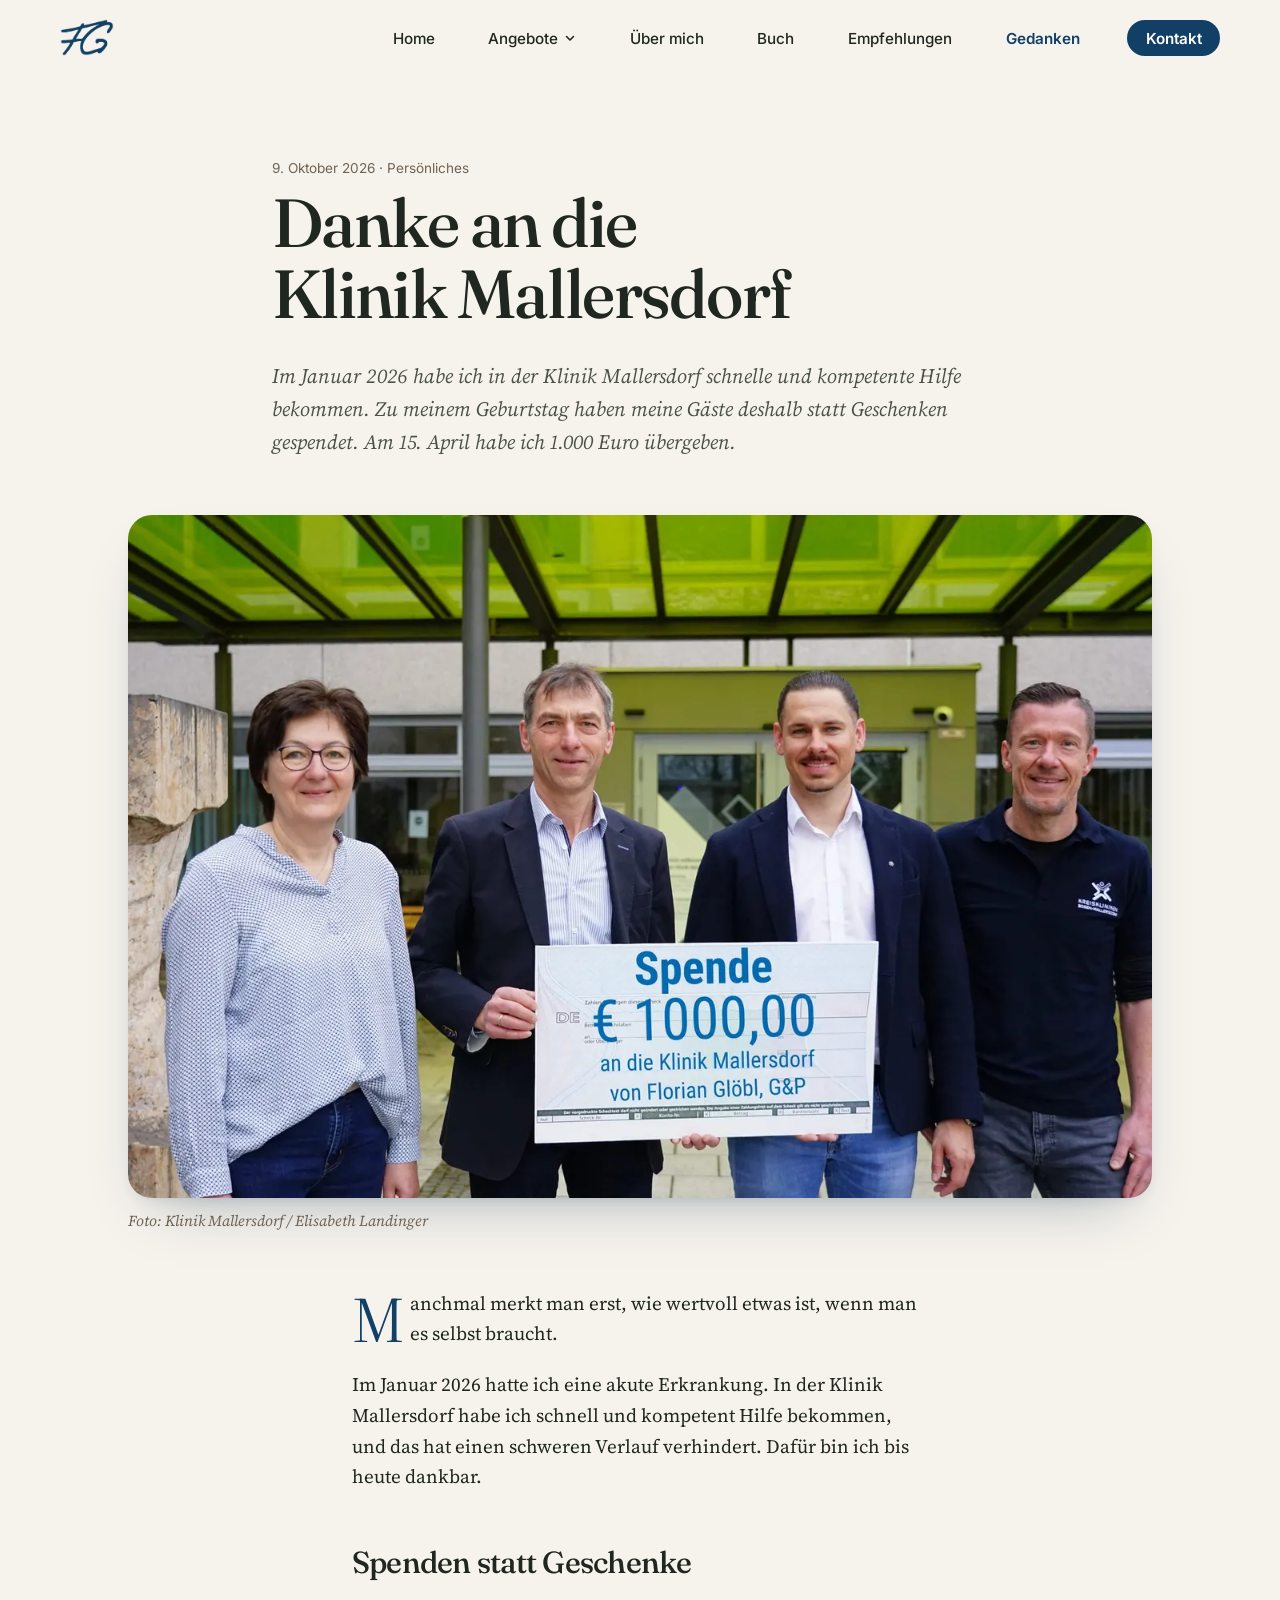
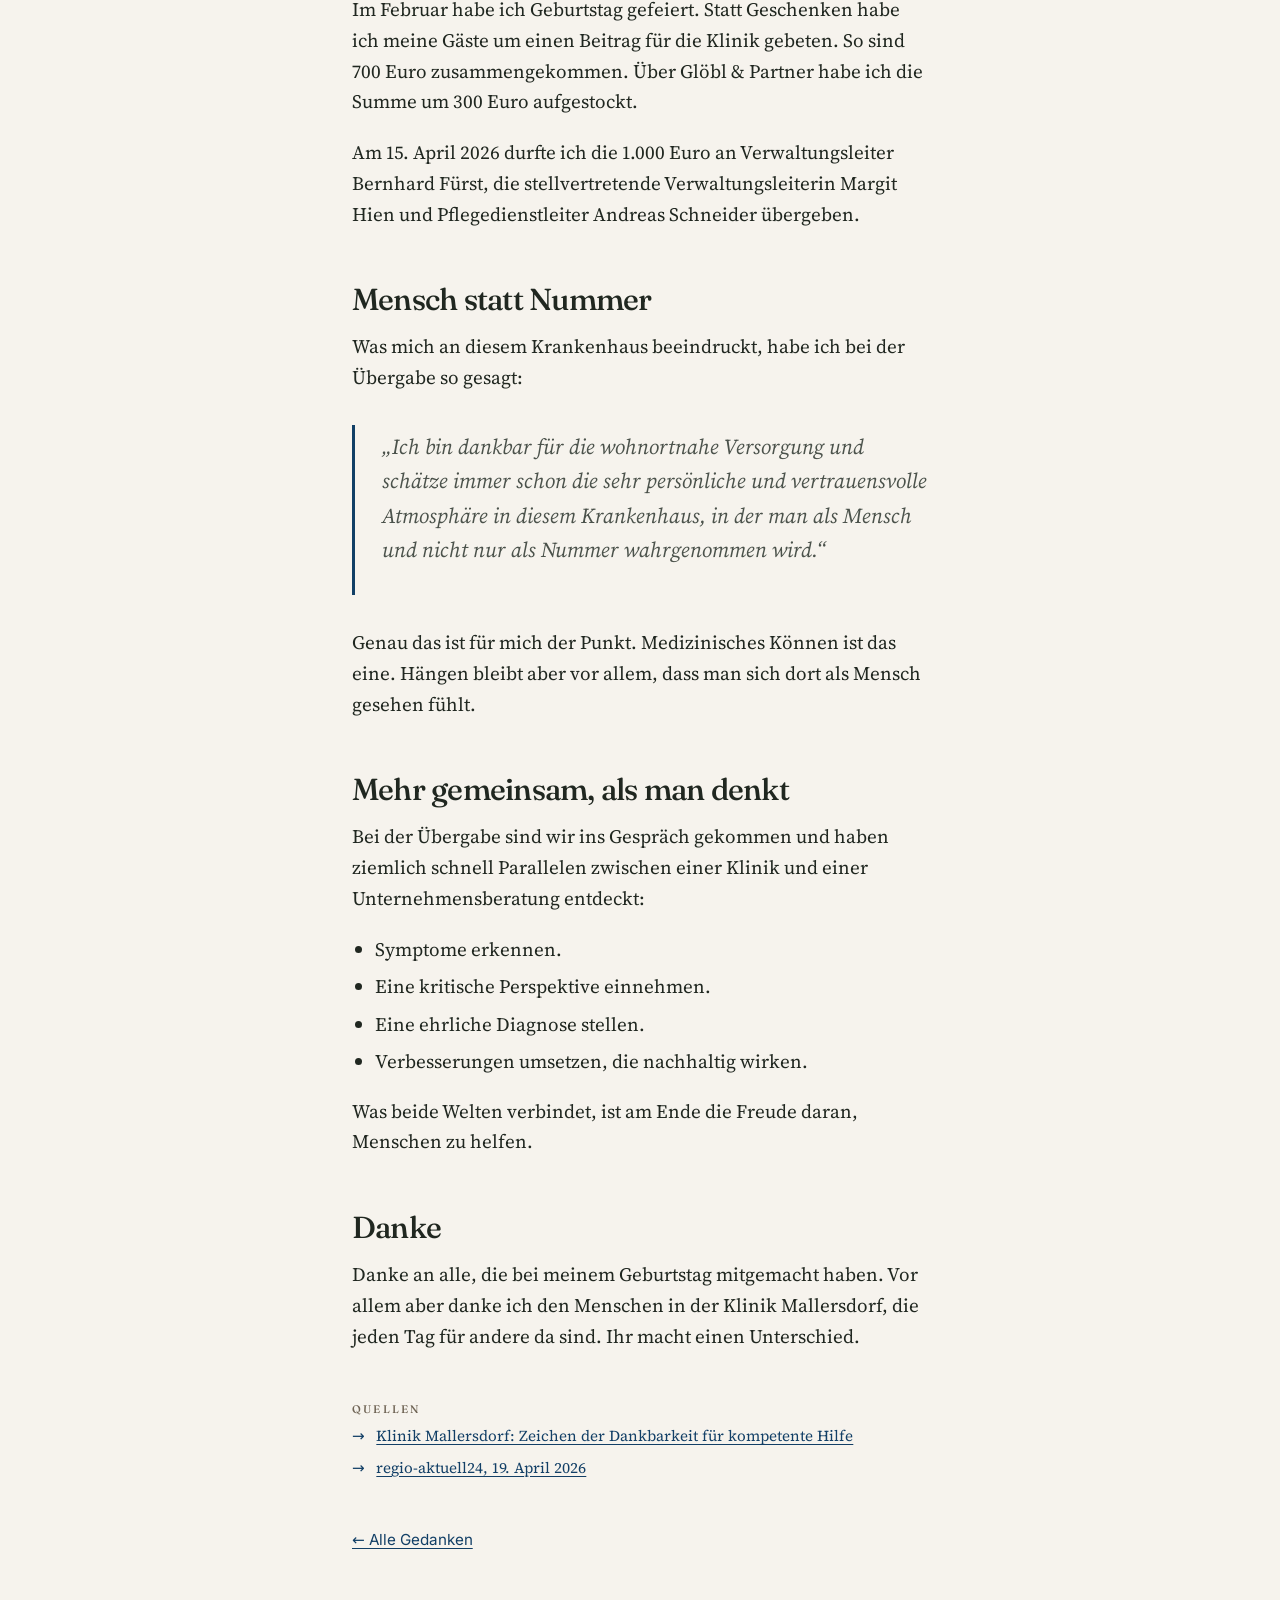
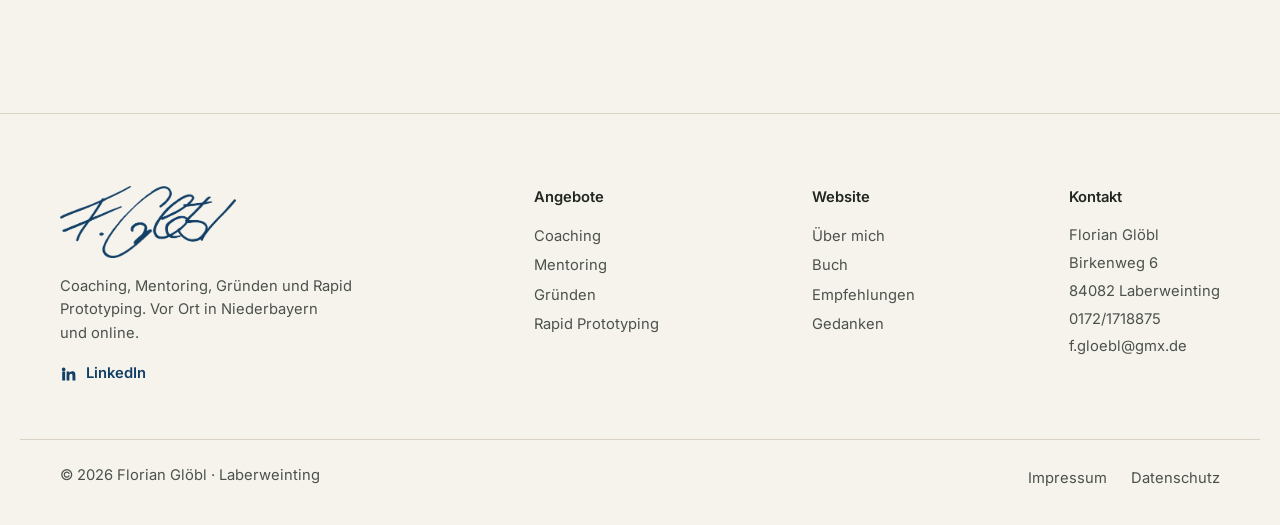
<file: gedanken/danke-klinik-mallersdorf/index.html>
<!DOCTYPE html><html lang="de"><head><meta charset="utf-8"><meta name="viewport" content="width=device-width, initial-scale=1"><title>Danke an die Klinik Mallersdorf · Florian Glöbl</title><meta name="description" content="Im Januar 2026 habe ich in der Klinik Mallersdorf schnelle und kompetente Hilfe bekommen. Zu meinem Geburtstag haben meine Gäste deshalb statt Geschenken gespendet. Am 15. April habe ich 1.000 Euro übergeben."><link rel="canonical" href="https://floriangloebl.de/gedanken/danke-klinik-mallersdorf/"><meta name="robots" content="index, follow"><meta name="theme-color" content="#f6f3ed"><link rel="icon" href="/favicon.svg" type="image/svg+xml"><link rel="sitemap" href="/sitemap-index.xml"><meta property="og:type" content="website"><meta property="og:locale" content="de_DE"><meta property="og:site_name" content="Florian Glöbl"><meta property="og:title" content="Danke an die Klinik Mallersdorf · Florian Glöbl"><meta property="og:description" content="Im Januar 2026 habe ich in der Klinik Mallersdorf schnelle und kompetente Hilfe bekommen. Zu meinem Geburtstag haben meine Gäste deshalb statt Geschenken gespendet. Am 15. April habe ich 1.000 Euro übergeben."><meta property="og:url" content="https://floriangloebl.de/gedanken/danke-klinik-mallersdorf/"><meta property="og:image" content="https://floriangloebl.de/_astro/klinik-spende.O6-dy_1E_Z1LbzoO.jpg"><meta property="og:image:alt" content="Danke an die Klinik Mallersdorf · Florian Glöbl"><meta name="twitter:card" content="summary_large_image"><meta name="twitter:title" content="Danke an die Klinik Mallersdorf · Florian Glöbl"><meta name="twitter:description" content="Im Januar 2026 habe ich in der Klinik Mallersdorf schnelle und kompetente Hilfe bekommen. Zu meinem Geburtstag haben meine Gäste deshalb statt Geschenken gespendet. Am 15. April habe ich 1.000 Euro übergeben."><meta name="twitter:image" content="https://floriangloebl.de/_astro/klinik-spende.O6-dy_1E_Z1LbzoO.jpg"><meta name="author" content="Florian Glöbl"><script type="application/ld+json">{"@context":"https://schema.org","@graph":[{"@type":"WebSite","@id":"https://floriangloebl.de/#website","url":"https://floriangloebl.de/","name":"Florian Glöbl","inLanguage":"de-DE","publisher":{"@id":"https://floriangloebl.de/#person"}},{"@type":"Person","@id":"https://floriangloebl.de/#person","name":"Florian Glöbl","url":"https://floriangloebl.de/","image":"https://floriangloebl.de/og.jpg","jobTitle":"Coach, Mentor und Berater","description":"Coaching und Führungskräftecoaching, Mentoring und Unterstützung beim Gründen, in Niederbayern und online. Florian Glöbl aus Laberweinting: fast 16 Jahre Erfahrung im Mittelstand, ehrlich, direkt und auf Augenhöhe.","email":"mailto:f.gloebl@gmx.de","address":{"@type":"PostalAddress","addressLocality":"Laberweinting","postalCode":"84082","addressRegion":"Bayern","addressCountry":"DE"},"knowsAbout":["Coaching","Führungskräftecoaching","Mentoring","Gründungsberatung","Organisationsentwicklung","Lean Management","ERP","Supply Chain"],"worksFor":[{"@type":"Organization","name":"Glöbl & Partner","url":"https://www.g-u-p.de/"},{"@type":"Organization","name":"Coolab AG","url":"https://coolab.ch/"},{"@type":"Organization","name":"Werkskante","url":"https://www.werkskante.de/"}],"sameAs":["https://www.linkedin.com/in/florian-gl%C3%B6bl-825a6a19b/","https://www.g-u-p.de/team","https://hoechstleistungskiller.v-und-s.de/"]},{"@type":"BlogPosting","headline":"Danke an die Klinik Mallersdorf","description":"Im Januar 2026 habe ich in der Klinik Mallersdorf schnelle und kompetente Hilfe bekommen. Zu meinem Geburtstag haben meine Gäste deshalb statt Geschenken gespendet. Am 15. April habe ich 1.000 Euro übergeben.","url":"https://floriangloebl.de/gedanken/danke-klinik-mallersdorf/","mainEntityOfPage":"https://floriangloebl.de/gedanken/danke-klinik-mallersdorf/","inLanguage":"de-DE","datePublished":"2026-10-09T00:00:00.000Z","image":"https://floriangloebl.de/_astro/klinik-spende.O6-dy_1E_Z1LbzoO.jpg","author":{"@id":"https://floriangloebl.de/#person"},"publisher":{"@id":"https://floriangloebl.de/#person"}}]}</script><script>document.documentElement.classList.add('js');</script><link rel="stylesheet" href="/_astro/Base.VzKi1P6U.css"></head><body><a class="skip-link" href="#inhalt">Zum Inhalt springen</a><header class="site-header"><div class="wrap"><a class="brand" href="/" aria-label="Florian Glöbl, zur Startseite"><span class="logo-fg" role="img" aria-label="Florian Glöbl"></span></a><button class="nav-toggle" type="button" aria-expanded="false" aria-controls="hauptmenue"><span class="bars" aria-hidden="true"></span> Menü</button><nav class="nav" id="hauptmenue" aria-label="Hauptmenü"><ul class="nav-list"><li><a href="/">Home</a></li><li class="nav-drop"><button class="nav-drop__btn" type="button" aria-expanded="false" aria-controls="angebote-menue">Angebote<svg viewBox="0 0 12 12" aria-hidden="true"><path d="M2.5 4.5 6 8l3.5-3.5"></path></svg></button><div class="nav-drop__panel" id="angebote-menue"><ul><li><a href="/coaching/"><span class="nav-drop__icon"><svg viewBox="0 0 24 24" aria-hidden="true"><path d="M4 6.5A2.5 2.5 0 0 1 6.5 4h11A2.5 2.5 0 0 1 20 6.5v7a2.5 2.5 0 0 1-2.5 2.5H11l-4.5 4v-4h0A2.5 2.5 0 0 1 4 13.5z"/><path d="M8.5 9.5h7M8.5 12.5h4"/></svg></span><span><strong>Coaching</strong><small>Für dich und für Führungskräfte</small></span></a></li><li><a href="/mentoring/"><span class="nav-drop__icon"><svg viewBox="0 0 24 24" aria-hidden="true"><circle cx="8" cy="8" r="3"/><circle cx="16.5" cy="10" r="2.5"/><path d="M3 19c.6-3 2.6-5 5-5s4.4 2 5 5M13.5 19c.4-2 1.6-3.5 3-3.5s2.6 1.5 3 3.5"/></svg></span><span><strong>Mentoring</strong><small>Begleitung über längere Zeit</small></span></a></li><li><a href="/gruenden/"><span class="nav-drop__icon"><svg viewBox="0 0 24 24" aria-hidden="true"><path d="M12 3c3 2 4.5 5 4.5 8.5L15 15H9l-1.5-3.5C7.5 8 9 5 12 3z"/><circle cx="12" cy="9" r="1.6"/><path d="M9 15l-2 4 3-1M15 15l2 4-3-1"/></svg></span><span><strong>Gründen</strong><small>In Deutschland und der Schweiz</small></span></a></li><li><a href="/rapid-prototyping/"><span class="nav-drop__icon"><svg viewBox="0 0 24 24" aria-hidden="true"><path d="M9 18h6M10 21h4"/><path d="M12 3a6 6 0 0 0-3.5 10.9c.6.5 1 1.2 1 2.1h5c0-.9.4-1.6 1-2.1A6 6 0 0 0 12 3z"/></svg></span><span><strong>Rapid Prototyping</strong><small>Mit Prozessverständnis und KI</small></span></a></li></ul></div></li><li><a href="/#ueber-mich">Über mich</a></li><li><a href="/#buch">Buch</a></li><li><a href="/#nachdenken">Empfehlungen</a></li><li><a href="/gedanken/" aria-current="page">Gedanken</a></li><li class="nav-cta-item"><a class="nav-cta" href="/#kontakt">Kontakt</a></li></ul></nav></div></header><main id="inhalt"><article class="article"><div class="wrap"><header><p class="post-meta"><time datetime="2026-10-09T00:00:00.000Z">9. Oktober 2026</time> · Persönliches</p><h1>Danke an die Klinik Mallersdorf</h1><p class="subline">Im Januar 2026 habe ich in der Klinik Mallersdorf schnelle und kompetente Hilfe bekommen. Zu meinem Geburtstag haben meine Gäste deshalb statt Geschenken gespendet. Am 15. April habe ich 1.000 Euro übergeben.</p></header><div class="cover"><figure class="photo"><picture><source srcset="/_astro/klinik-spende.O6-dy_1E_haEb2.webp 480w, /_astro/klinik-spende.O6-dy_1E_Z1h9JC2.webp 720w, /_astro/klinik-spende.O6-dy_1E_11OE4M.webp 960w, /_astro/klinik-spende.O6-dy_1E_Z2iUnmJ.webp 1280w, /_astro/klinik-spende.O6-dy_1E_Z1GBuKo.webp 1600w" type="image/webp" sizes="(max-width: 1100px) 100vw, 1024px"><img src="/_astro/klinik-spende.O6-dy_1E_XeIJD.jpg" srcset="/_astro/klinik-spende.O6-dy_1E_Z1KUmRp.jpg 480w, /_astro/klinik-spende.O6-dy_1E_1JVm8s.jpg 720w, /_astro/klinik-spende.O6-dy_1E_Z11gmXE.jpg 960w, /_astro/klinik-spende.O6-dy_1E_dArvG.jpg 1280w, /_astro/klinik-spende.O6-dy_1E_xzbBN.jpg 1600w" alt="Spendenübergabe vor dem Eingang der Klinik Mallersdorf: Margit Hien, Bernhard Fürst, Florian Glöbl und Andreas Schneider (von links), Florian Glöbl und Bernhard Fürst halten ein Schild mit der Aufschrift „Spende € 1000,00 an die Klinik Mallersdorf von Florian Glöbl, G&amp;P“." sizes="(max-width: 1100px) 100vw, 1024px" loading="eager" fetchpriority="high" decoding="sync" style="object-position: 50% 50%" width="2400" height="1600"></picture><figcaption>Foto: Klinik Mallersdorf / Elisabeth Landinger</figcaption></figure></div><div class="body"><p>Manchmal merkt man erst, wie wertvoll etwas ist, wenn man es selbst braucht.</p>
<p>Im Januar 2026 hatte ich eine akute Erkrankung. In der Klinik Mallersdorf habe ich schnell und kompetent Hilfe bekommen, und das hat einen schweren Verlauf verhindert. Dafür bin ich bis heute dankbar.</p>
<h2 id="spenden-statt-geschenke">Spenden statt Geschenke</h2>
<p>Im Februar habe ich Geburtstag gefeiert. Statt Geschenken habe ich meine Gäste um einen Beitrag für die Klinik gebeten. So sind 700 Euro zusammengekommen. Über Glöbl &amp; Partner habe ich die Summe um 300 Euro aufgestockt.</p>
<p>Am 15. April 2026 durfte ich die 1.000 Euro an Verwaltungsleiter Bernhard Fürst, die stellvertretende Verwaltungsleiterin Margit Hien und Pflegedienstleiter Andreas Schneider übergeben.</p>
<h2 id="mensch-statt-nummer">Mensch statt Nummer</h2>
<p>Was mich an diesem Krankenhaus beeindruckt, habe ich bei der Übergabe so gesagt:</p>
<blockquote>
<p>„Ich bin dankbar für die wohnortnahe Versorgung und schätze immer schon die sehr persönliche und vertrauensvolle Atmosphäre in diesem Krankenhaus, in der man als Mensch und nicht nur als Nummer wahrgenommen wird.“</p>
</blockquote>
<p>Genau das ist für mich der Punkt. Medizinisches Können ist das eine. Hängen bleibt aber vor allem, dass man sich dort als Mensch gesehen fühlt.</p>
<h2 id="mehr-gemeinsam-als-man-denkt">Mehr gemeinsam, als man denkt</h2>
<p>Bei der Übergabe sind wir ins Gespräch gekommen und haben ziemlich schnell Parallelen zwischen einer Klinik und einer Unternehmensberatung entdeckt:</p>
<ul>
<li>Symptome erkennen.</li>
<li>Eine kritische Perspektive einnehmen.</li>
<li>Eine ehrliche Diagnose stellen.</li>
<li>Verbesserungen umsetzen, die nachhaltig wirken.</li>
</ul>
<p>Was beide Welten verbindet, ist am Ende die Freude daran, Menschen zu helfen.</p>
<h2 id="danke">Danke</h2>
<p>Danke an alle, die bei meinem Geburtstag mitgemacht haben. Vor allem aber danke ich den Menschen in der Klinik Mallersdorf, die jeden Tag für andere da sind. Ihr macht einen Unterschied.</p>
</div><div class="sources"><h2>Quellen</h2><ul class="arrows"><li><a href="https://www.kreiskliniken-bogen-mallersdorf.de/klinik-mallersdorf/ueber-uns/aktuelles/neuigkeiten/zeichen-der-dankbarkeit-fuer-kompetente-hilfe.html" rel="noopener">Klinik Mallersdorf: Zeichen der Dankbarkeit für kompetente Hilfe</a></li><li><a href="https://regio-aktuell24.de/florian-gloebl-aus-laberweinting-spendet-1000-euro-an-die-klinik-mallersdorf/200599" rel="noopener">regio-aktuell24, 19. April 2026</a></li></ul></div><p class="back"><a href="/gedanken/">← Alle Gedanken</a></p></div></article></main><footer class="site-footer"><div class="wrap footer-grid"><div class="footer-brand"><a class="footer-sign" href="/" aria-label="Florian Glöbl, zur Startseite"><span class="signature" aria-hidden="true"></span></a><p>Coaching, Mentoring, Gründen und Rapid Prototyping. Vor Ort in Niederbayern und online.</p><a class="footer-linkedin" href="https://www.linkedin.com/in/florian-gl%C3%B6bl-825a6a19b/" rel="noopener"><svg viewBox="0 0 24 24" aria-hidden="true"><path d="M4.98 3.5a2.5 2.5 0 1 1 0 5 2.5 2.5 0 0 1 0-5zM3 9h4v12H3zM9 9h3.8v1.7h.05c.53-1 1.83-2.05 3.77-2.05C20.6 8.65 21 11.2 21 14.5V21h-4v-5.8c0-1.4-.03-3.2-1.95-3.2-1.95 0-2.25 1.5-2.25 3.1V21H9z"></path></svg>LinkedIn</a></div><nav aria-label="Angebote"><p class="footer-title">Angebote</p><ul><li><a href="/coaching/">Coaching</a></li><li><a href="/mentoring/">Mentoring</a></li><li><a href="/gruenden/">Gründen</a></li><li><a href="/rapid-prototyping/">Rapid Prototyping</a></li></ul></nav><nav aria-label="Website"><p class="footer-title">Website</p><ul><li><a href="/#ueber-mich">Über mich</a></li><li><a href="/#buch">Buch</a></li><li><a href="/#nachdenken">Empfehlungen</a></li><li><a href="/gedanken/">Gedanken</a></li></ul></nav><div><p class="footer-title">Kontakt</p><address>Florian Glöbl<br>Birkenweg 6<br>84082 Laberweinting<br><a href="tel:+491721718875">0172/1718875</a><br><a href="mailto:f.gloebl@gmx.de">f.gloebl@gmx.de</a></address></div></div><div class="wrap footer-bottom"><p>© 2026 Florian Glöbl · Laberweinting</p><ul><li><a href="/impressum/">Impressum</a></li><li><a href="/datenschutz/">Datenschutz</a></li></ul></div></footer><script type="module">var e=document.querySelector(`.site-header`),t=document.querySelector(`.nav-toggle`),n=document.getElementById(`hauptmenue`),r=e=>{t?.setAttribute(`aria-expanded`,String(e)),n?.classList.toggle(`is-open`,e)};t?.addEventListener(`click`,()=>r(t.getAttribute(`aria-expanded`)!==`true`)),n?.addEventListener(`click`,e=>{e.target.closest(`a`)&&r(!1)}),document.addEventListener(`keydown`,e=>{e.key===`Escape`&&t?.getAttribute(`aria-expanded`)===`true`&&(r(!1),t.focus())});var i=document.querySelector(`.nav-drop`),a=i?.querySelector(`.nav-drop__btn`),o=e=>{a?.setAttribute(`aria-expanded`,String(e)),i?.classList.toggle(`is-open`,e)},s=()=>matchMedia(`(hover: hover) and (min-width: 1181px)`).matches;a?.addEventListener(`click`,()=>o(s()?!0:a.getAttribute(`aria-expanded`)!==`true`)),i?.addEventListener(`mouseenter`,()=>{matchMedia(`(hover: hover) and (min-width: 1181px)`).matches&&o(!0)}),i?.addEventListener(`mouseleave`,()=>{matchMedia(`(hover: hover) and (min-width: 1181px)`).matches&&o(!1)}),document.addEventListener(`click`,e=>{i&&!i.contains(e.target)&&o(!1)}),i?.addEventListener(`keydown`,e=>{e.key===`Escape`&&(o(!1),a?.focus())}),i?.addEventListener(`focusout`,e=>{i.contains(e.relatedTarget)||o(!1)});var c=document.querySelectorAll(`[data-reveal]`);if(`IntersectionObserver`in window){let e=new IntersectionObserver(t=>{for(let n of t)n.isIntersecting&&(n.target.classList.add(`is-visible`),e.unobserve(n.target))},{rootMargin:`0px 0px -8% 0px`});c.forEach(t=>e.observe(t))}else c.forEach(e=>e.classList.add(`is-visible`));var l=()=>e?.classList.toggle(`is-scrolled`,window.scrollY>8);l(),window.addEventListener(`scroll`,l,{passive:!0});</script></body></html>
</file>
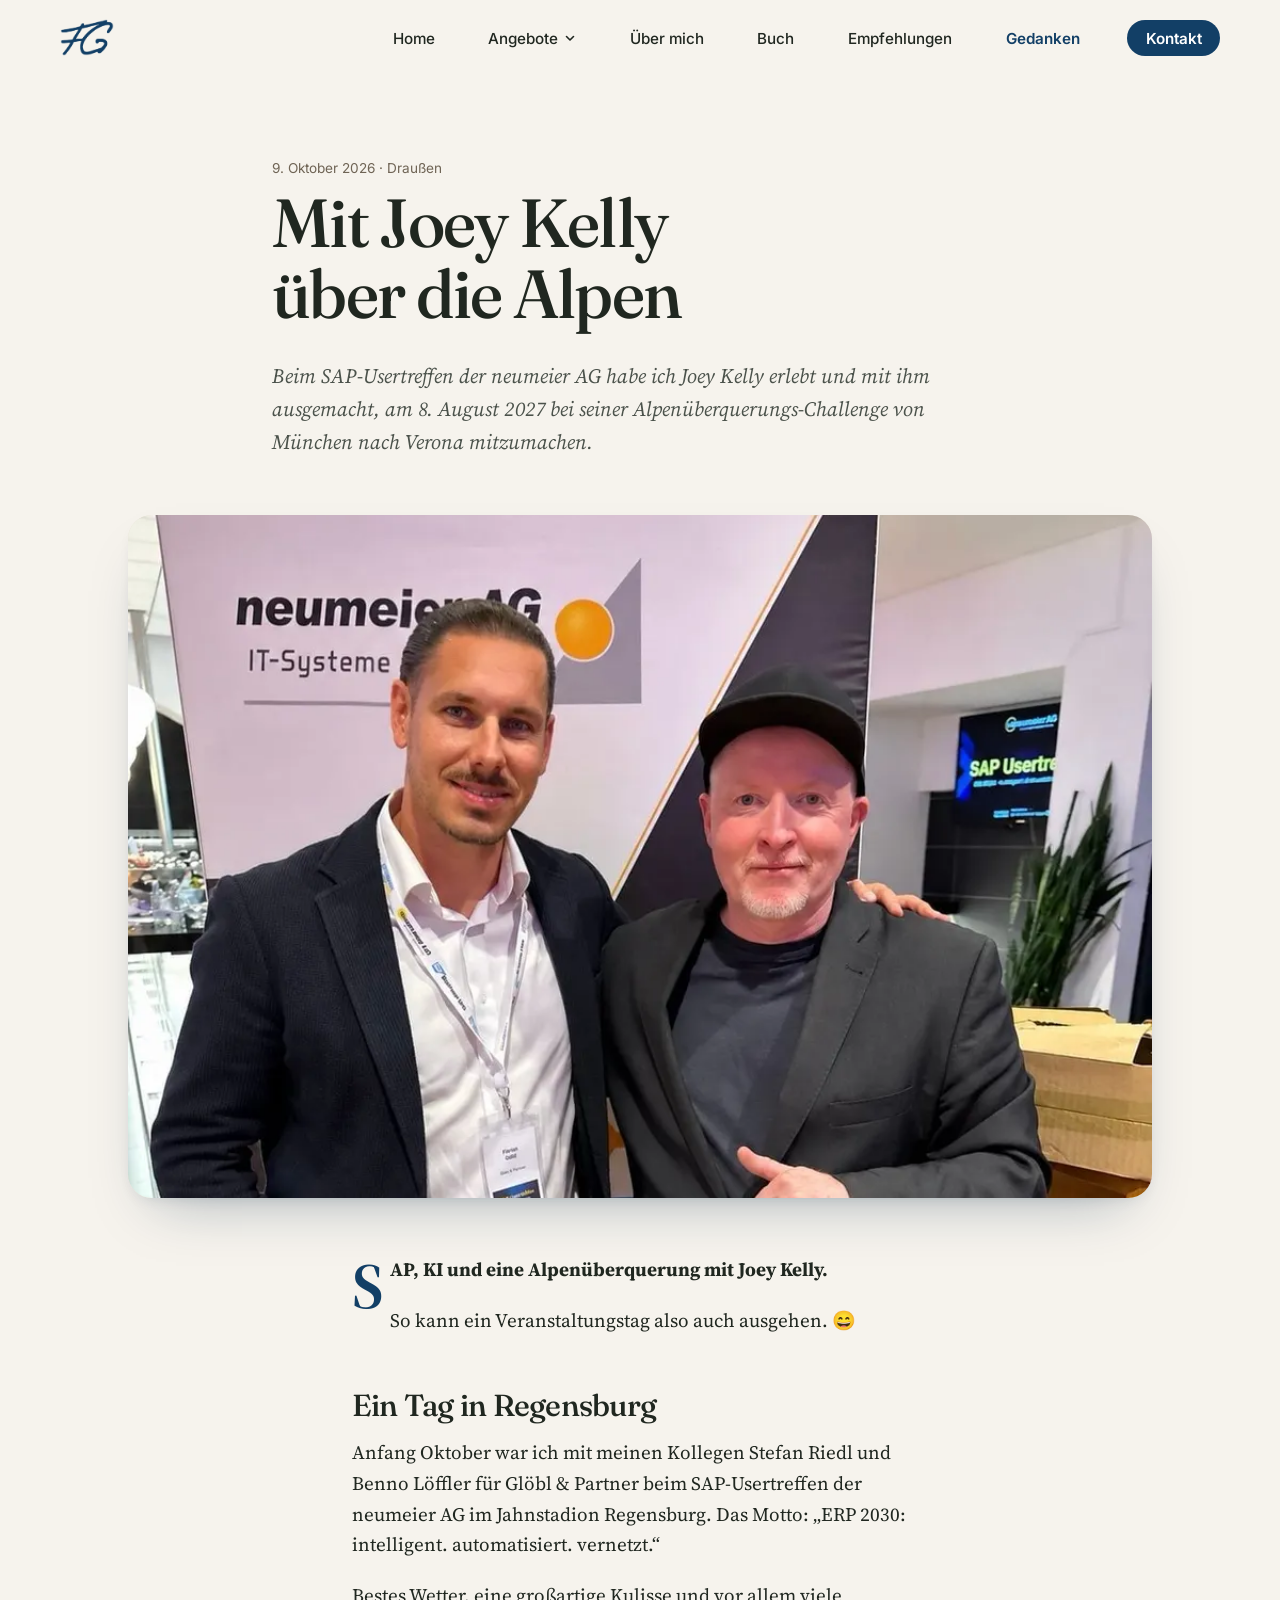
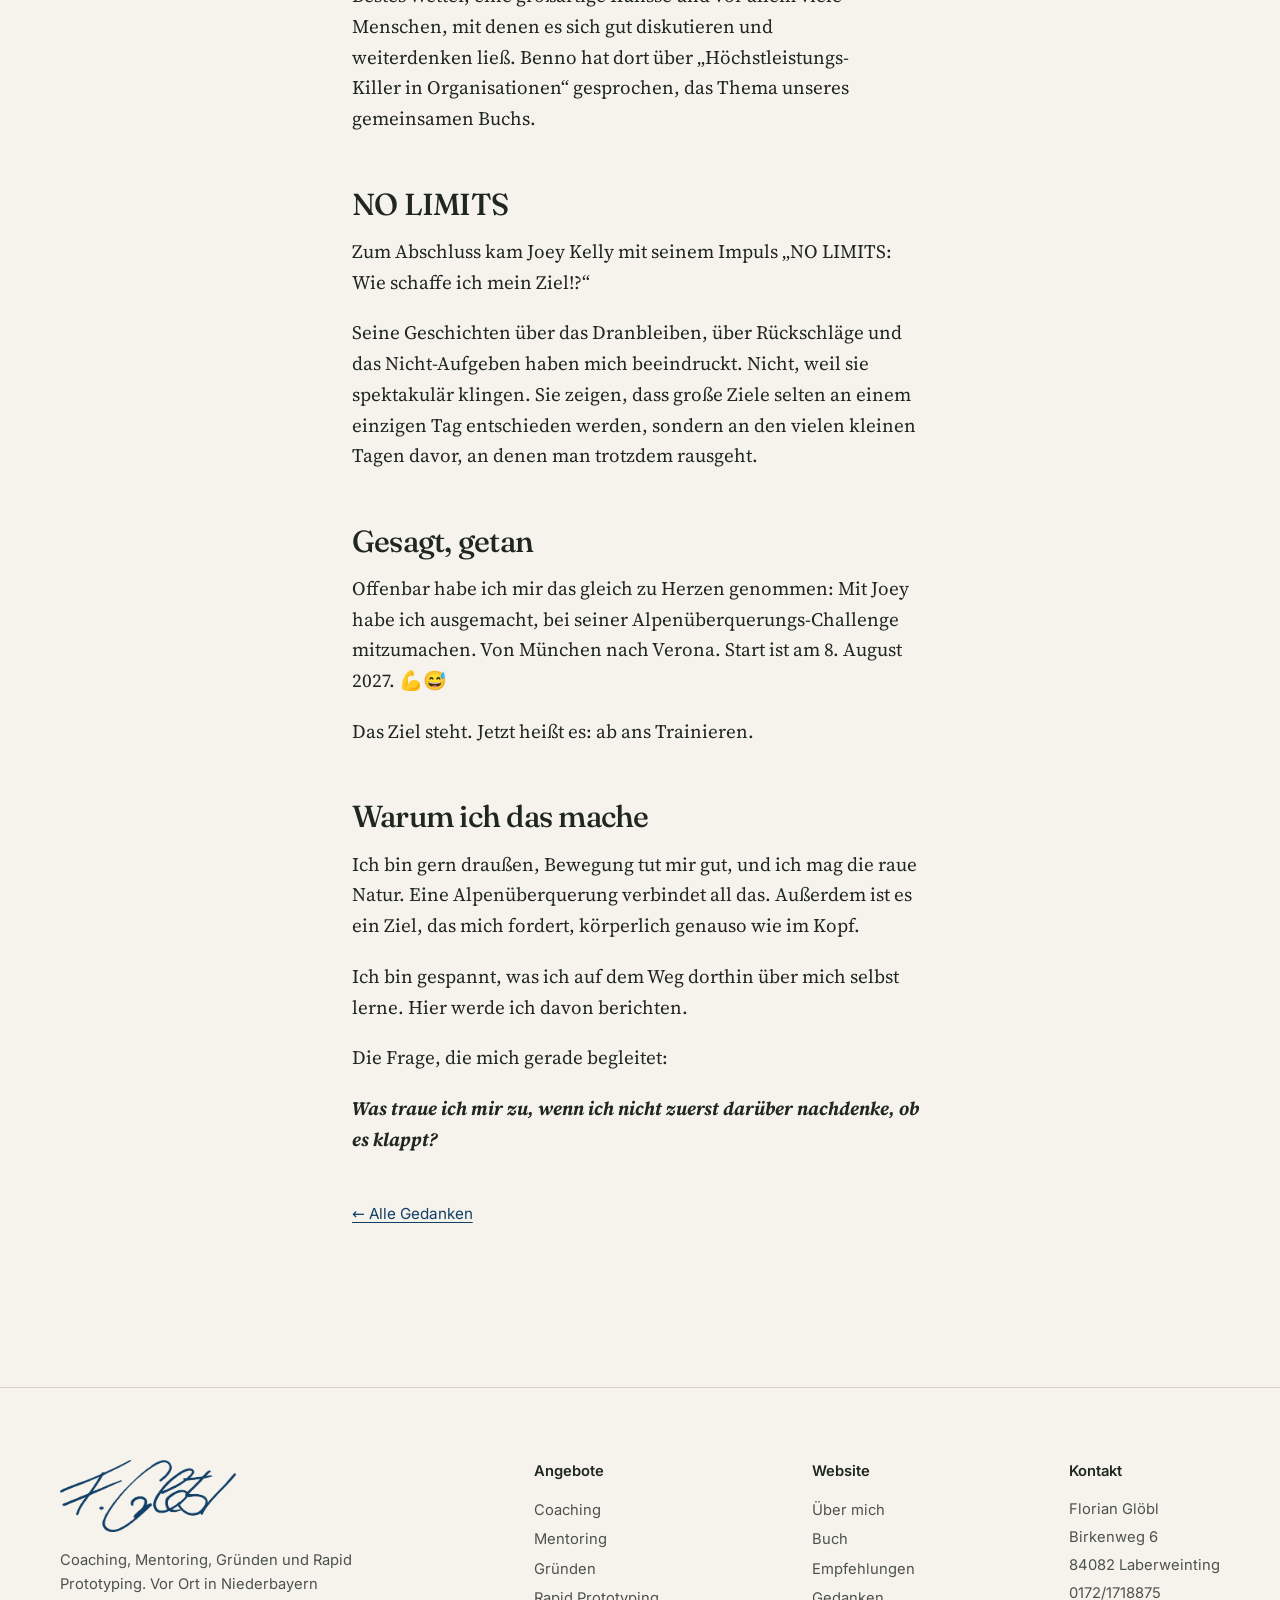
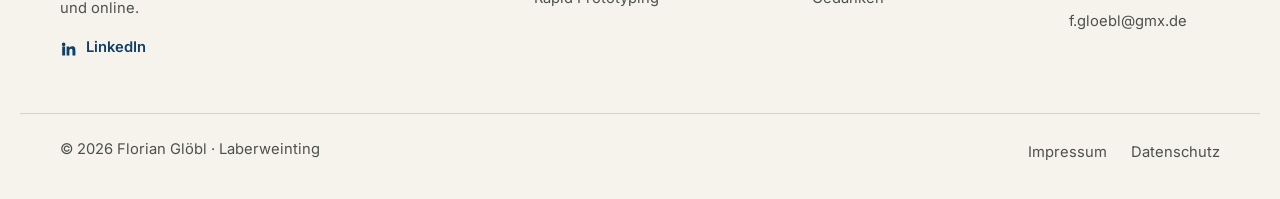
<file: gedanken/mit-joey-kelly-ueber-die-alpen/index.html>
<!DOCTYPE html><html lang="de"><head><meta charset="utf-8"><meta name="viewport" content="width=device-width, initial-scale=1"><title>Mit Joey Kelly über die Alpen · Florian Glöbl</title><meta name="description" content="Beim SAP-Usertreffen der neumeier AG habe ich Joey Kelly erlebt und mit ihm ausgemacht, am 8. August 2027 bei seiner Alpenüberquerungs-Challenge von München nach Verona mitzumachen."><link rel="canonical" href="https://floriangloebl.de/gedanken/mit-joey-kelly-ueber-die-alpen/"><meta name="robots" content="index, follow"><meta name="theme-color" content="#f6f3ed"><link rel="icon" href="/favicon.svg" type="image/svg+xml"><link rel="sitemap" href="/sitemap-index.xml"><meta property="og:type" content="website"><meta property="og:locale" content="de_DE"><meta property="og:site_name" content="Florian Glöbl"><meta property="og:title" content="Mit Joey Kelly über die Alpen · Florian Glöbl"><meta property="og:description" content="Beim SAP-Usertreffen der neumeier AG habe ich Joey Kelly erlebt und mit ihm ausgemacht, am 8. August 2027 bei seiner Alpenüberquerungs-Challenge von München nach Verona mitzumachen."><meta property="og:url" content="https://floriangloebl.de/gedanken/mit-joey-kelly-ueber-die-alpen/"><meta property="og:image" content="https://floriangloebl.de/_astro/joey-kelly.D3xwdCGz_KqELE.jpg"><meta property="og:image:alt" content="Mit Joey Kelly über die Alpen · Florian Glöbl"><meta name="twitter:card" content="summary_large_image"><meta name="twitter:title" content="Mit Joey Kelly über die Alpen · Florian Glöbl"><meta name="twitter:description" content="Beim SAP-Usertreffen der neumeier AG habe ich Joey Kelly erlebt und mit ihm ausgemacht, am 8. August 2027 bei seiner Alpenüberquerungs-Challenge von München nach Verona mitzumachen."><meta name="twitter:image" content="https://floriangloebl.de/_astro/joey-kelly.D3xwdCGz_KqELE.jpg"><meta name="author" content="Florian Glöbl"><script type="application/ld+json">{"@context":"https://schema.org","@graph":[{"@type":"WebSite","@id":"https://floriangloebl.de/#website","url":"https://floriangloebl.de/","name":"Florian Glöbl","inLanguage":"de-DE","publisher":{"@id":"https://floriangloebl.de/#person"}},{"@type":"Person","@id":"https://floriangloebl.de/#person","name":"Florian Glöbl","url":"https://floriangloebl.de/","image":"https://floriangloebl.de/og.jpg","jobTitle":"Coach, Mentor und Berater","description":"Coaching und Führungskräftecoaching, Mentoring und Unterstützung beim Gründen, in Niederbayern und online. Florian Glöbl aus Laberweinting: fast 16 Jahre Erfahrung im Mittelstand, ehrlich, direkt und auf Augenhöhe.","email":"mailto:f.gloebl@gmx.de","address":{"@type":"PostalAddress","addressLocality":"Laberweinting","postalCode":"84082","addressRegion":"Bayern","addressCountry":"DE"},"knowsAbout":["Coaching","Führungskräftecoaching","Mentoring","Gründungsberatung","Organisationsentwicklung","Lean Management","ERP","Supply Chain"],"worksFor":[{"@type":"Organization","name":"Glöbl & Partner","url":"https://www.g-u-p.de/"},{"@type":"Organization","name":"Coolab AG","url":"https://coolab.ch/"},{"@type":"Organization","name":"Werkskante","url":"https://www.werkskante.de/"}],"sameAs":["https://www.linkedin.com/in/florian-gl%C3%B6bl-825a6a19b/","https://www.g-u-p.de/team","https://hoechstleistungskiller.v-und-s.de/"]},{"@type":"BlogPosting","headline":"Mit Joey Kelly über die Alpen","description":"Beim SAP-Usertreffen der neumeier AG habe ich Joey Kelly erlebt und mit ihm ausgemacht, am 8. August 2027 bei seiner Alpenüberquerungs-Challenge von München nach Verona mitzumachen.","url":"https://floriangloebl.de/gedanken/mit-joey-kelly-ueber-die-alpen/","mainEntityOfPage":"https://floriangloebl.de/gedanken/mit-joey-kelly-ueber-die-alpen/","inLanguage":"de-DE","datePublished":"2026-10-09T18:00:00.000Z","image":"https://floriangloebl.de/_astro/joey-kelly.D3xwdCGz_KqELE.jpg","author":{"@id":"https://floriangloebl.de/#person"},"publisher":{"@id":"https://floriangloebl.de/#person"}}]}</script><script>document.documentElement.classList.add('js');</script><link rel="stylesheet" href="/_astro/Base.VzKi1P6U.css"></head><body><a class="skip-link" href="#inhalt">Zum Inhalt springen</a><header class="site-header"><div class="wrap"><a class="brand" href="/" aria-label="Florian Glöbl, zur Startseite"><span class="logo-fg" role="img" aria-label="Florian Glöbl"></span></a><button class="nav-toggle" type="button" aria-expanded="false" aria-controls="hauptmenue"><span class="bars" aria-hidden="true"></span> Menü</button><nav class="nav" id="hauptmenue" aria-label="Hauptmenü"><ul class="nav-list"><li><a href="/">Home</a></li><li class="nav-drop"><button class="nav-drop__btn" type="button" aria-expanded="false" aria-controls="angebote-menue">Angebote<svg viewBox="0 0 12 12" aria-hidden="true"><path d="M2.5 4.5 6 8l3.5-3.5"></path></svg></button><div class="nav-drop__panel" id="angebote-menue"><ul><li><a href="/coaching/"><span class="nav-drop__icon"><svg viewBox="0 0 24 24" aria-hidden="true"><path d="M4 6.5A2.5 2.5 0 0 1 6.5 4h11A2.5 2.5 0 0 1 20 6.5v7a2.5 2.5 0 0 1-2.5 2.5H11l-4.5 4v-4h0A2.5 2.5 0 0 1 4 13.5z"/><path d="M8.5 9.5h7M8.5 12.5h4"/></svg></span><span><strong>Coaching</strong><small>Für dich und für Führungskräfte</small></span></a></li><li><a href="/mentoring/"><span class="nav-drop__icon"><svg viewBox="0 0 24 24" aria-hidden="true"><circle cx="8" cy="8" r="3"/><circle cx="16.5" cy="10" r="2.5"/><path d="M3 19c.6-3 2.6-5 5-5s4.4 2 5 5M13.5 19c.4-2 1.6-3.5 3-3.5s2.6 1.5 3 3.5"/></svg></span><span><strong>Mentoring</strong><small>Begleitung über längere Zeit</small></span></a></li><li><a href="/gruenden/"><span class="nav-drop__icon"><svg viewBox="0 0 24 24" aria-hidden="true"><path d="M12 3c3 2 4.5 5 4.5 8.5L15 15H9l-1.5-3.5C7.5 8 9 5 12 3z"/><circle cx="12" cy="9" r="1.6"/><path d="M9 15l-2 4 3-1M15 15l2 4-3-1"/></svg></span><span><strong>Gründen</strong><small>In Deutschland und der Schweiz</small></span></a></li><li><a href="/rapid-prototyping/"><span class="nav-drop__icon"><svg viewBox="0 0 24 24" aria-hidden="true"><path d="M9 18h6M10 21h4"/><path d="M12 3a6 6 0 0 0-3.5 10.9c.6.5 1 1.2 1 2.1h5c0-.9.4-1.6 1-2.1A6 6 0 0 0 12 3z"/></svg></span><span><strong>Rapid Prototyping</strong><small>Mit Prozessverständnis und KI</small></span></a></li></ul></div></li><li><a href="/#ueber-mich">Über mich</a></li><li><a href="/#buch">Buch</a></li><li><a href="/#nachdenken">Empfehlungen</a></li><li><a href="/gedanken/" aria-current="page">Gedanken</a></li><li class="nav-cta-item"><a class="nav-cta" href="/#kontakt">Kontakt</a></li></ul></nav></div></header><main id="inhalt"><article class="article"><div class="wrap"><header><p class="post-meta"><time datetime="2026-10-09T18:00:00.000Z">9. Oktober 2026</time> · Draußen</p><h1>Mit Joey Kelly über die Alpen</h1><p class="subline">Beim SAP-Usertreffen der neumeier AG habe ich Joey Kelly erlebt und mit ihm ausgemacht, am 8. August 2027 bei seiner Alpenüberquerungs-Challenge von München nach Verona mitzumachen.</p></header><div class="cover"><figure class="photo"><picture><source srcset="/_astro/joey-kelly.D3xwdCGz_Z1PI1PN.webp 480w, /_astro/joey-kelly.D3xwdCGz_Z1xdDQz.webp 720w, /_astro/joey-kelly.D3xwdCGz_11YEWv.webp 960w" type="image/webp" sizes="(max-width: 1100px) 100vw, 1024px"><img src="/_astro/joey-kelly.D3xwdCGz_ZzjQ3X.jpg" srcset="/_astro/joey-kelly.D3xwdCGz_Z1PTHRT.jpg 480w, /_astro/joey-kelly.D3xwdCGz_Z1xpkSF.jpg 720w, /_astro/joey-kelly.D3xwdCGz_V3iSs.jpg 960w" alt="Florian Glöbl und Joey Kelly stehen nebeneinander vor einem Banner der neumeier AG beim SAP-Usertreffen, Joey Kelly mit schwarzer Kappe zeigt den Daumen." sizes="(max-width: 1100px) 100vw, 1024px" loading="eager" fetchpriority="high" decoding="sync" style="object-position: 50% 10%" width="1086" height="1448"></picture></figure></div><div class="body"><p><strong>SAP, KI und eine Alpenüberquerung mit Joey Kelly.</strong></p>
<p>So kann ein Veranstaltungstag also auch ausgehen. 😄</p>
<h2 id="ein-tag-in-regensburg">Ein Tag in Regensburg</h2>
<p>Anfang Oktober war ich mit meinen Kollegen Stefan Riedl und Benno Löffler für Glöbl &amp; Partner beim SAP-Usertreffen der neumeier AG im Jahnstadion Regensburg. Das Motto: „ERP 2030: intelligent. automatisiert. vernetzt.“</p>
<p>Bestes Wetter, eine großartige Kulisse und vor allem viele Menschen, mit denen es sich gut diskutieren und weiterdenken ließ. Benno hat dort über „Höchstleistungs-Killer in Organisationen“ gesprochen, das Thema unseres gemeinsamen Buchs.</p>
<h2 id="no-limits">NO LIMITS</h2>
<p>Zum Abschluss kam Joey Kelly mit seinem Impuls „NO LIMITS: Wie schaffe ich mein Ziel!?“</p>
<p>Seine Geschichten über das Dranbleiben, über Rückschläge und das Nicht-Aufgeben haben mich beeindruckt. Nicht, weil sie spektakulär klingen. Sie zeigen, dass große Ziele selten an einem einzigen Tag entschieden werden, sondern an den vielen kleinen Tagen davor, an denen man trotzdem rausgeht.</p>
<h2 id="gesagt-getan">Gesagt, getan</h2>
<p>Offenbar habe ich mir das gleich zu Herzen genommen: Mit Joey habe ich ausgemacht, bei seiner Alpenüberquerungs-Challenge mitzumachen. Von München nach Verona. Start ist am 8. August 2027. 💪😅</p>
<p>Das Ziel steht. Jetzt heißt es: ab ans Trainieren.</p>
<h2 id="warum-ich-das-mache">Warum ich das mache</h2>
<p>Ich bin gern draußen, Bewegung tut mir gut, und ich mag die raue Natur. Eine Alpenüberquerung verbindet all das. Außerdem ist es ein Ziel, das mich fordert, körperlich genauso wie im Kopf.</p>
<p>Ich bin gespannt, was ich auf dem Weg dorthin über mich selbst lerne. Hier werde ich davon berichten.</p>
<p>Die Frage, die mich gerade begleitet:</p>
<p><em><strong>Was traue ich mir zu, wenn ich nicht zuerst darüber nachdenke, ob es klappt?</strong></em></p>
</div><p class="back"><a href="/gedanken/">← Alle Gedanken</a></p></div></article></main><footer class="site-footer"><div class="wrap footer-grid"><div class="footer-brand"><a class="footer-sign" href="/" aria-label="Florian Glöbl, zur Startseite"><span class="signature" aria-hidden="true"></span></a><p>Coaching, Mentoring, Gründen und Rapid Prototyping. Vor Ort in Niederbayern und online.</p><a class="footer-linkedin" href="https://www.linkedin.com/in/florian-gl%C3%B6bl-825a6a19b/" rel="noopener"><svg viewBox="0 0 24 24" aria-hidden="true"><path d="M4.98 3.5a2.5 2.5 0 1 1 0 5 2.5 2.5 0 0 1 0-5zM3 9h4v12H3zM9 9h3.8v1.7h.05c.53-1 1.83-2.05 3.77-2.05C20.6 8.65 21 11.2 21 14.5V21h-4v-5.8c0-1.4-.03-3.2-1.95-3.2-1.95 0-2.25 1.5-2.25 3.1V21H9z"></path></svg>LinkedIn</a></div><nav aria-label="Angebote"><p class="footer-title">Angebote</p><ul><li><a href="/coaching/">Coaching</a></li><li><a href="/mentoring/">Mentoring</a></li><li><a href="/gruenden/">Gründen</a></li><li><a href="/rapid-prototyping/">Rapid Prototyping</a></li></ul></nav><nav aria-label="Website"><p class="footer-title">Website</p><ul><li><a href="/#ueber-mich">Über mich</a></li><li><a href="/#buch">Buch</a></li><li><a href="/#nachdenken">Empfehlungen</a></li><li><a href="/gedanken/">Gedanken</a></li></ul></nav><div><p class="footer-title">Kontakt</p><address>Florian Glöbl<br>Birkenweg 6<br>84082 Laberweinting<br><a href="tel:+491721718875">0172/1718875</a><br><a href="mailto:f.gloebl@gmx.de">f.gloebl@gmx.de</a></address></div></div><div class="wrap footer-bottom"><p>© 2026 Florian Glöbl · Laberweinting</p><ul><li><a href="/impressum/">Impressum</a></li><li><a href="/datenschutz/">Datenschutz</a></li></ul></div></footer><script type="module">var e=document.querySelector(`.site-header`),t=document.querySelector(`.nav-toggle`),n=document.getElementById(`hauptmenue`),r=e=>{t?.setAttribute(`aria-expanded`,String(e)),n?.classList.toggle(`is-open`,e)};t?.addEventListener(`click`,()=>r(t.getAttribute(`aria-expanded`)!==`true`)),n?.addEventListener(`click`,e=>{e.target.closest(`a`)&&r(!1)}),document.addEventListener(`keydown`,e=>{e.key===`Escape`&&t?.getAttribute(`aria-expanded`)===`true`&&(r(!1),t.focus())});var i=document.querySelector(`.nav-drop`),a=i?.querySelector(`.nav-drop__btn`),o=e=>{a?.setAttribute(`aria-expanded`,String(e)),i?.classList.toggle(`is-open`,e)},s=()=>matchMedia(`(hover: hover) and (min-width: 1181px)`).matches;a?.addEventListener(`click`,()=>o(s()?!0:a.getAttribute(`aria-expanded`)!==`true`)),i?.addEventListener(`mouseenter`,()=>{matchMedia(`(hover: hover) and (min-width: 1181px)`).matches&&o(!0)}),i?.addEventListener(`mouseleave`,()=>{matchMedia(`(hover: hover) and (min-width: 1181px)`).matches&&o(!1)}),document.addEventListener(`click`,e=>{i&&!i.contains(e.target)&&o(!1)}),i?.addEventListener(`keydown`,e=>{e.key===`Escape`&&(o(!1),a?.focus())}),i?.addEventListener(`focusout`,e=>{i.contains(e.relatedTarget)||o(!1)});var c=document.querySelectorAll(`[data-reveal]`);if(`IntersectionObserver`in window){let e=new IntersectionObserver(t=>{for(let n of t)n.isIntersecting&&(n.target.classList.add(`is-visible`),e.unobserve(n.target))},{rootMargin:`0px 0px -8% 0px`});c.forEach(t=>e.observe(t))}else c.forEach(e=>e.classList.add(`is-visible`));var l=()=>e?.classList.toggle(`is-scrolled`,window.scrollY>8);l(),window.addEventListener(`scroll`,l,{passive:!0});</script></body></html>
</file>
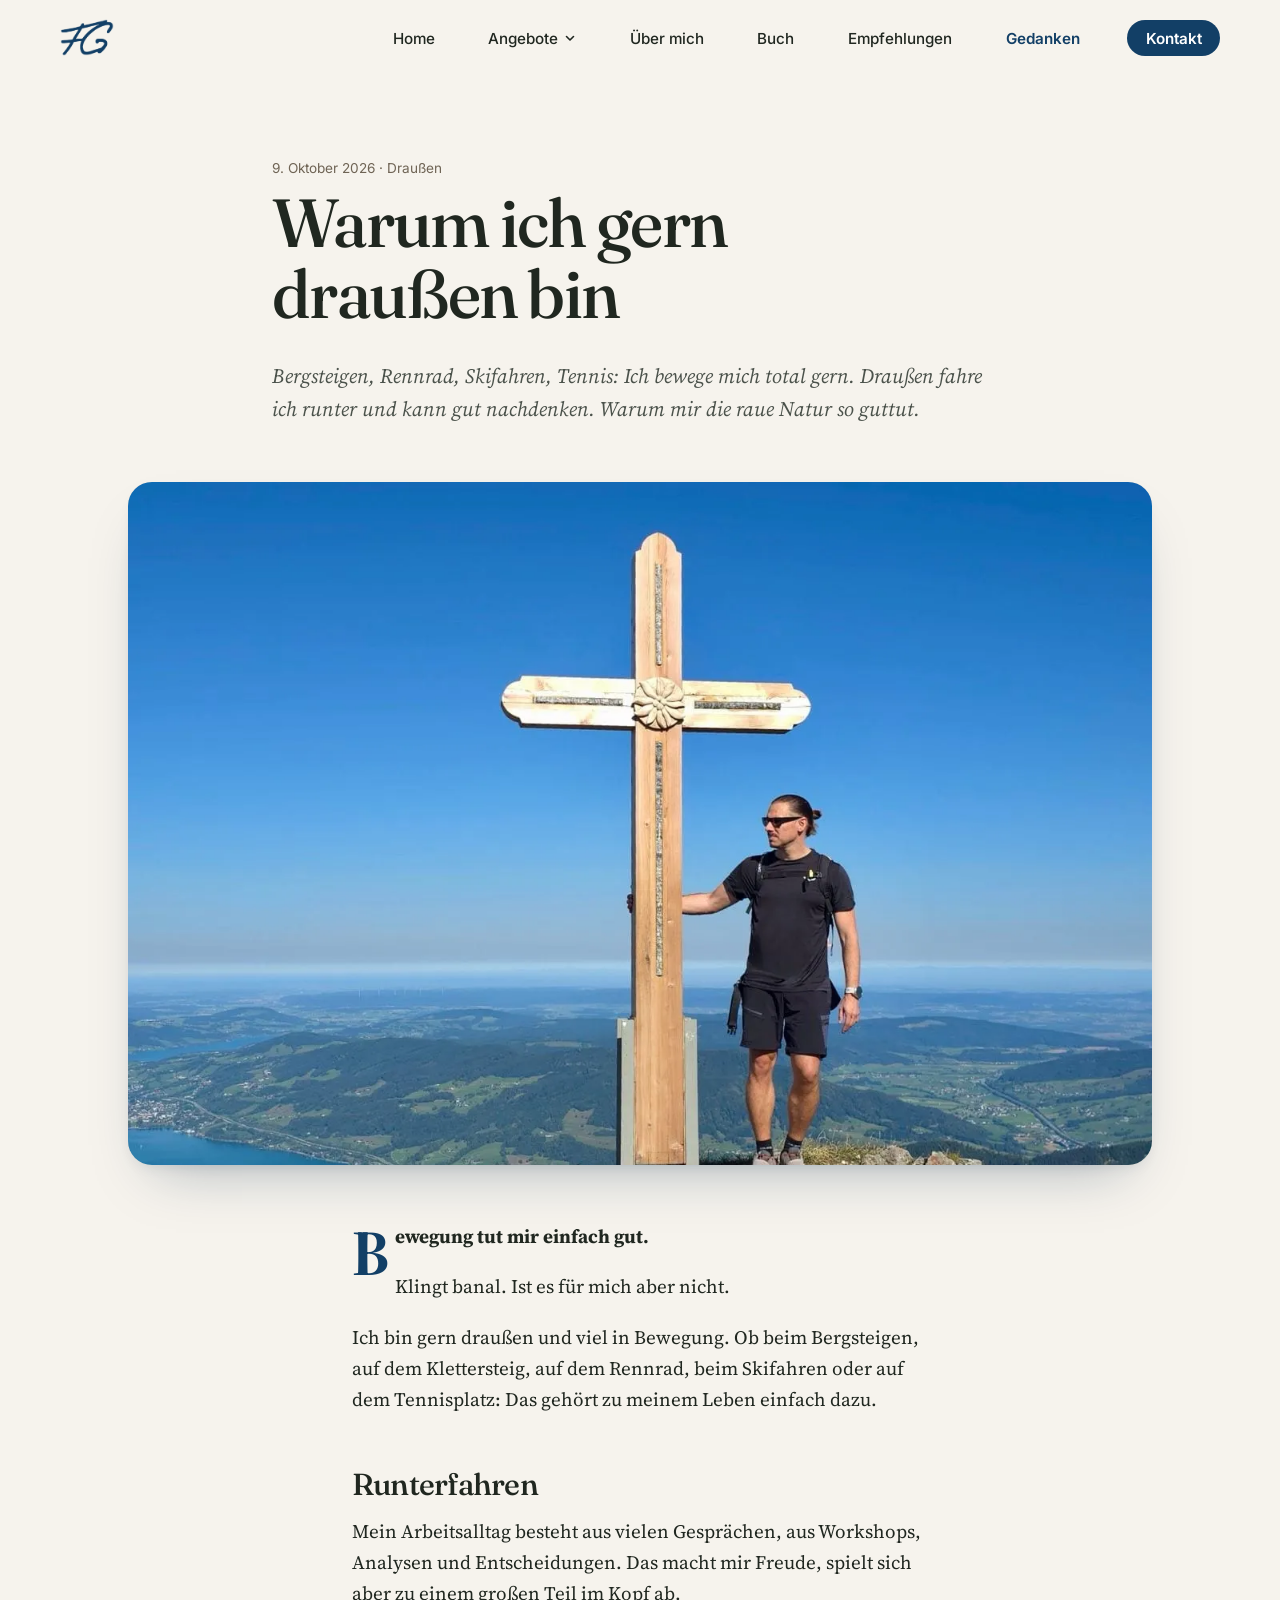
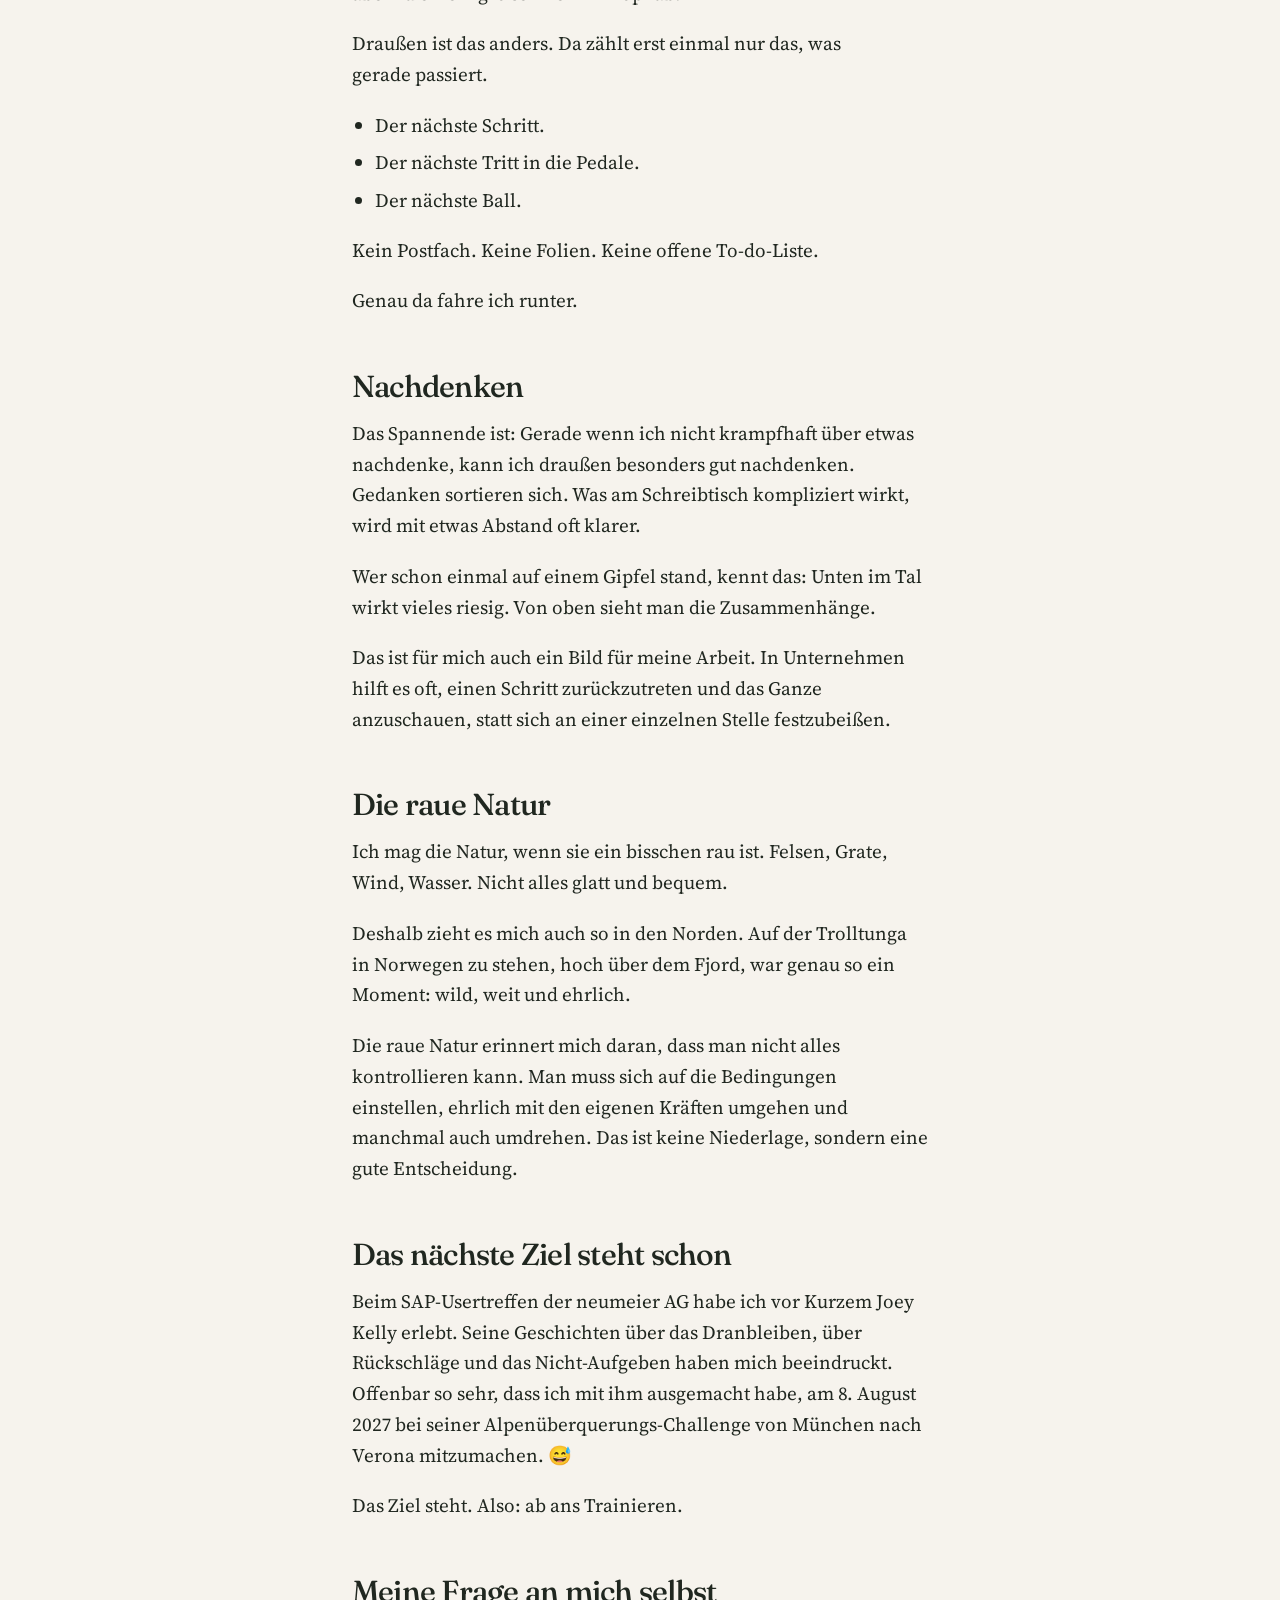
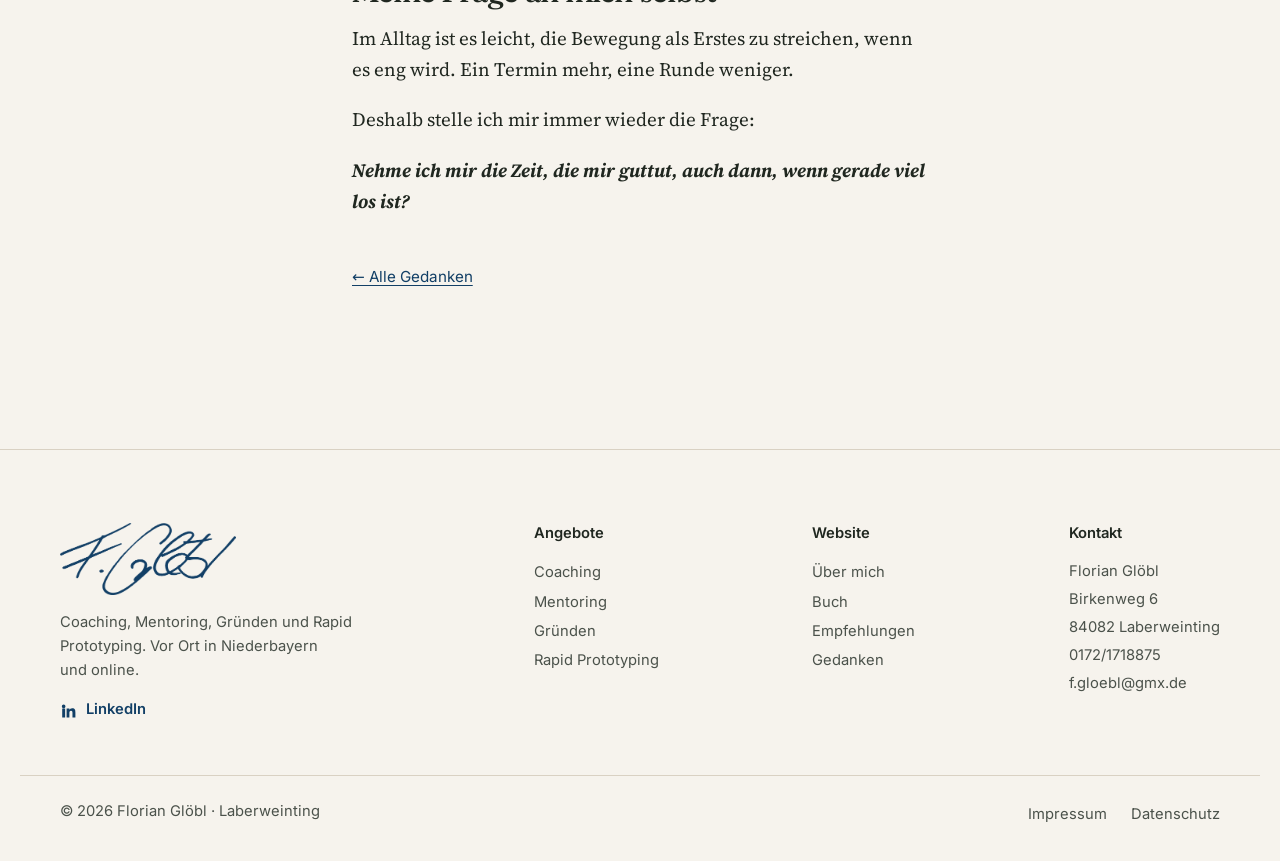
<file: gedanken/warum-ich-gern-draussen-bin/index.html>
<!DOCTYPE html><html lang="de"><head><meta charset="utf-8"><meta name="viewport" content="width=device-width, initial-scale=1"><title>Warum ich gern draußen bin · Florian Glöbl</title><meta name="description" content="Bergsteigen, Rennrad, Skifahren, Tennis: Ich bewege mich total gern. Draußen fahre ich runter und kann gut nachdenken. Warum mir die raue Natur so guttut."><link rel="canonical" href="https://floriangloebl.de/gedanken/warum-ich-gern-draussen-bin/"><meta name="robots" content="index, follow"><meta name="theme-color" content="#f6f3ed"><link rel="icon" href="/favicon.svg" type="image/svg+xml"><link rel="sitemap" href="/sitemap-index.xml"><meta property="og:type" content="website"><meta property="og:locale" content="de_DE"><meta property="og:site_name" content="Florian Glöbl"><meta property="og:title" content="Warum ich gern draußen bin · Florian Glöbl"><meta property="og:description" content="Bergsteigen, Rennrad, Skifahren, Tennis: Ich bewege mich total gern. Draußen fahre ich runter und kann gut nachdenken. Warum mir die raue Natur so guttut."><meta property="og:url" content="https://floriangloebl.de/gedanken/warum-ich-gern-draussen-bin/"><meta property="og:image" content="https://floriangloebl.de/_astro/draussen-gipfelkreuz.JC9qDXus_Z21wxnw.jpg"><meta property="og:image:alt" content="Warum ich gern draußen bin · Florian Glöbl"><meta name="twitter:card" content="summary_large_image"><meta name="twitter:title" content="Warum ich gern draußen bin · Florian Glöbl"><meta name="twitter:description" content="Bergsteigen, Rennrad, Skifahren, Tennis: Ich bewege mich total gern. Draußen fahre ich runter und kann gut nachdenken. Warum mir die raue Natur so guttut."><meta name="twitter:image" content="https://floriangloebl.de/_astro/draussen-gipfelkreuz.JC9qDXus_Z21wxnw.jpg"><meta name="author" content="Florian Glöbl"><script type="application/ld+json">{"@context":"https://schema.org","@graph":[{"@type":"WebSite","@id":"https://floriangloebl.de/#website","url":"https://floriangloebl.de/","name":"Florian Glöbl","inLanguage":"de-DE","publisher":{"@id":"https://floriangloebl.de/#person"}},{"@type":"Person","@id":"https://floriangloebl.de/#person","name":"Florian Glöbl","url":"https://floriangloebl.de/","image":"https://floriangloebl.de/og.jpg","jobTitle":"Coach, Mentor und Berater","description":"Coaching und Führungskräftecoaching, Mentoring und Unterstützung beim Gründen, in Niederbayern und online. Florian Glöbl aus Laberweinting: fast 16 Jahre Erfahrung im Mittelstand, ehrlich, direkt und auf Augenhöhe.","email":"mailto:f.gloebl@gmx.de","address":{"@type":"PostalAddress","addressLocality":"Laberweinting","postalCode":"84082","addressRegion":"Bayern","addressCountry":"DE"},"knowsAbout":["Coaching","Führungskräftecoaching","Mentoring","Gründungsberatung","Organisationsentwicklung","Lean Management","ERP","Supply Chain"],"worksFor":[{"@type":"Organization","name":"Glöbl & Partner","url":"https://www.g-u-p.de/"},{"@type":"Organization","name":"Coolab AG","url":"https://coolab.ch/"},{"@type":"Organization","name":"Werkskante","url":"https://www.werkskante.de/"}],"sameAs":["https://www.linkedin.com/in/florian-gl%C3%B6bl-825a6a19b/","https://www.g-u-p.de/team","https://hoechstleistungskiller.v-und-s.de/"]},{"@type":"BlogPosting","headline":"Warum ich gern draußen bin","description":"Bergsteigen, Rennrad, Skifahren, Tennis: Ich bewege mich total gern. Draußen fahre ich runter und kann gut nachdenken. Warum mir die raue Natur so guttut.","url":"https://floriangloebl.de/gedanken/warum-ich-gern-draussen-bin/","mainEntityOfPage":"https://floriangloebl.de/gedanken/warum-ich-gern-draussen-bin/","inLanguage":"de-DE","datePublished":"2026-10-09T00:00:00.000Z","image":"https://floriangloebl.de/_astro/draussen-gipfelkreuz.JC9qDXus_Z21wxnw.jpg","author":{"@id":"https://floriangloebl.de/#person"},"publisher":{"@id":"https://floriangloebl.de/#person"}}]}</script><script>document.documentElement.classList.add('js');</script><link rel="stylesheet" href="/_astro/Base.VzKi1P6U.css"></head><body><a class="skip-link" href="#inhalt">Zum Inhalt springen</a><header class="site-header"><div class="wrap"><a class="brand" href="/" aria-label="Florian Glöbl, zur Startseite"><span class="logo-fg" role="img" aria-label="Florian Glöbl"></span></a><button class="nav-toggle" type="button" aria-expanded="false" aria-controls="hauptmenue"><span class="bars" aria-hidden="true"></span> Menü</button><nav class="nav" id="hauptmenue" aria-label="Hauptmenü"><ul class="nav-list"><li><a href="/">Home</a></li><li class="nav-drop"><button class="nav-drop__btn" type="button" aria-expanded="false" aria-controls="angebote-menue">Angebote<svg viewBox="0 0 12 12" aria-hidden="true"><path d="M2.5 4.5 6 8l3.5-3.5"></path></svg></button><div class="nav-drop__panel" id="angebote-menue"><ul><li><a href="/coaching/"><span class="nav-drop__icon"><svg viewBox="0 0 24 24" aria-hidden="true"><path d="M4 6.5A2.5 2.5 0 0 1 6.5 4h11A2.5 2.5 0 0 1 20 6.5v7a2.5 2.5 0 0 1-2.5 2.5H11l-4.5 4v-4h0A2.5 2.5 0 0 1 4 13.5z"/><path d="M8.5 9.5h7M8.5 12.5h4"/></svg></span><span><strong>Coaching</strong><small>Für dich und für Führungskräfte</small></span></a></li><li><a href="/mentoring/"><span class="nav-drop__icon"><svg viewBox="0 0 24 24" aria-hidden="true"><circle cx="8" cy="8" r="3"/><circle cx="16.5" cy="10" r="2.5"/><path d="M3 19c.6-3 2.6-5 5-5s4.4 2 5 5M13.5 19c.4-2 1.6-3.5 3-3.5s2.6 1.5 3 3.5"/></svg></span><span><strong>Mentoring</strong><small>Begleitung über längere Zeit</small></span></a></li><li><a href="/gruenden/"><span class="nav-drop__icon"><svg viewBox="0 0 24 24" aria-hidden="true"><path d="M12 3c3 2 4.5 5 4.5 8.5L15 15H9l-1.5-3.5C7.5 8 9 5 12 3z"/><circle cx="12" cy="9" r="1.6"/><path d="M9 15l-2 4 3-1M15 15l2 4-3-1"/></svg></span><span><strong>Gründen</strong><small>In Deutschland und der Schweiz</small></span></a></li><li><a href="/rapid-prototyping/"><span class="nav-drop__icon"><svg viewBox="0 0 24 24" aria-hidden="true"><path d="M9 18h6M10 21h4"/><path d="M12 3a6 6 0 0 0-3.5 10.9c.6.5 1 1.2 1 2.1h5c0-.9.4-1.6 1-2.1A6 6 0 0 0 12 3z"/></svg></span><span><strong>Rapid Prototyping</strong><small>Mit Prozessverständnis und KI</small></span></a></li></ul></div></li><li><a href="/#ueber-mich">Über mich</a></li><li><a href="/#buch">Buch</a></li><li><a href="/#nachdenken">Empfehlungen</a></li><li><a href="/gedanken/" aria-current="page">Gedanken</a></li><li class="nav-cta-item"><a class="nav-cta" href="/#kontakt">Kontakt</a></li></ul></nav></div></header><main id="inhalt"><article class="article"><div class="wrap"><header><p class="post-meta"><time datetime="2026-10-09T00:00:00.000Z">9. Oktober 2026</time> · Draußen</p><h1>Warum ich gern draußen bin</h1><p class="subline">Bergsteigen, Rennrad, Skifahren, Tennis: Ich bewege mich total gern. Draußen fahre ich runter und kann gut nachdenken. Warum mir die raue Natur so guttut.</p></header><div class="cover"><figure class="photo"><picture><source srcset="/_astro/draussen-gipfelkreuz.JC9qDXus_ZIrIUk.webp 480w, /_astro/draussen-gipfelkreuz.JC9qDXus_Z24bdOf.webp 720w, /_astro/draussen-gipfelkreuz.JC9qDXus_Z1jqEwx.webp 960w, /_astro/draussen-gipfelkreuz.JC9qDXus_KWkOb.webp 1280w" type="image/webp" sizes="(max-width: 1100px) 100vw, 1024px"><img src="/_astro/draussen-gipfelkreuz.JC9qDXus_ZQpcSt.jpg" srcset="/_astro/draussen-gipfelkreuz.JC9qDXus_1kDKQu.jpg 480w, /_astro/draussen-gipfelkreuz.JC9qDXus_Z4I2q.jpg 720w, /_astro/draussen-gipfelkreuz.JC9qDXus_1JteVE.jpg 960w, /_astro/draussen-gipfelkreuz.JC9qDXus_ZQpcSt.jpg 1280w" alt="Florian Glöbl steht neben einem hölzernen Gipfelkreuz auf einem Felsgipfel, darunter ein See und weites Hügelland." sizes="(max-width: 1100px) 100vw, 1024px" loading="eager" fetchpriority="high" decoding="sync" style="object-position: 50% 45%" width="1280" height="1707"></picture></figure></div><div class="body"><p><strong>Bewegung tut mir einfach gut.</strong></p>
<p>Klingt banal. Ist es für mich aber nicht.</p>
<p>Ich bin gern draußen und viel in Bewegung. Ob beim Bergsteigen, auf dem Klettersteig, auf dem Rennrad, beim Skifahren oder auf dem Tennisplatz: Das gehört zu meinem Leben einfach dazu.</p>
<h2 id="runterfahren">Runterfahren</h2>
<p>Mein Arbeitsalltag besteht aus vielen Gesprächen, aus Workshops, Analysen und Entscheidungen. Das macht mir Freude, spielt sich aber zu einem großen Teil im Kopf ab.</p>
<p>Draußen ist das anders. Da zählt erst einmal nur das, was gerade passiert.</p>
<ul>
<li>Der nächste Schritt.</li>
<li>Der nächste Tritt in die Pedale.</li>
<li>Der nächste Ball.</li>
</ul>
<p>Kein Postfach. Keine Folien. Keine offene To-do-Liste.</p>
<p>Genau da fahre ich runter.</p>
<h2 id="nachdenken">Nachdenken</h2>
<p>Das Spannende ist: Gerade wenn ich nicht krampfhaft über etwas nachdenke, kann ich draußen besonders gut nachdenken. Gedanken sortieren sich. Was am Schreibtisch kompliziert wirkt, wird mit etwas Abstand oft klarer.</p>
<p>Wer schon einmal auf einem Gipfel stand, kennt das: Unten im Tal wirkt vieles riesig. Von oben sieht man die Zusammenhänge.</p>
<p>Das ist für mich auch ein Bild für meine Arbeit. In Unternehmen hilft es oft, einen Schritt zurückzutreten und das Ganze anzuschauen, statt sich an einer einzelnen Stelle festzubeißen.</p>
<h2 id="die-raue-natur">Die raue Natur</h2>
<p>Ich mag die Natur, wenn sie ein bisschen rau ist. Felsen, Grate, Wind, Wasser. Nicht alles glatt und bequem.</p>
<p>Deshalb zieht es mich auch so in den Norden. Auf der Trolltunga in Norwegen zu stehen, hoch über dem Fjord, war genau so ein Moment: wild, weit und ehrlich.</p>
<p>Die raue Natur erinnert mich daran, dass man nicht alles kontrollieren kann. Man muss sich auf die Bedingungen einstellen, ehrlich mit den eigenen Kräften umgehen und manchmal auch umdrehen. Das ist keine Niederlage, sondern eine gute Entscheidung.</p>
<h2 id="das-nächste-ziel-steht-schon">Das nächste Ziel steht schon</h2>
<p>Beim SAP-Usertreffen der neumeier AG habe ich vor Kurzem Joey Kelly erlebt. Seine Geschichten über das Dranbleiben, über Rückschläge und das Nicht-Aufgeben haben mich beeindruckt. Offenbar so sehr, dass ich mit ihm ausgemacht habe, am 8. August 2027 bei seiner Alpenüberquerungs-Challenge von München nach Verona mitzumachen. 😅</p>
<p>Das Ziel steht. Also: ab ans Trainieren.</p>
<h2 id="meine-frage-an-mich-selbst">Meine Frage an mich selbst</h2>
<p>Im Alltag ist es leicht, die Bewegung als Erstes zu streichen, wenn es eng wird. Ein Termin mehr, eine Runde weniger.</p>
<p>Deshalb stelle ich mir immer wieder die Frage:</p>
<p><em><strong>Nehme ich mir die Zeit, die mir guttut, auch dann, wenn gerade viel los ist?</strong></em></p>
</div><p class="back"><a href="/gedanken/">← Alle Gedanken</a></p></div></article></main><footer class="site-footer"><div class="wrap footer-grid"><div class="footer-brand"><a class="footer-sign" href="/" aria-label="Florian Glöbl, zur Startseite"><span class="signature" aria-hidden="true"></span></a><p>Coaching, Mentoring, Gründen und Rapid Prototyping. Vor Ort in Niederbayern und online.</p><a class="footer-linkedin" href="https://www.linkedin.com/in/florian-gl%C3%B6bl-825a6a19b/" rel="noopener"><svg viewBox="0 0 24 24" aria-hidden="true"><path d="M4.98 3.5a2.5 2.5 0 1 1 0 5 2.5 2.5 0 0 1 0-5zM3 9h4v12H3zM9 9h3.8v1.7h.05c.53-1 1.83-2.05 3.77-2.05C20.6 8.65 21 11.2 21 14.5V21h-4v-5.8c0-1.4-.03-3.2-1.95-3.2-1.95 0-2.25 1.5-2.25 3.1V21H9z"></path></svg>LinkedIn</a></div><nav aria-label="Angebote"><p class="footer-title">Angebote</p><ul><li><a href="/coaching/">Coaching</a></li><li><a href="/mentoring/">Mentoring</a></li><li><a href="/gruenden/">Gründen</a></li><li><a href="/rapid-prototyping/">Rapid Prototyping</a></li></ul></nav><nav aria-label="Website"><p class="footer-title">Website</p><ul><li><a href="/#ueber-mich">Über mich</a></li><li><a href="/#buch">Buch</a></li><li><a href="/#nachdenken">Empfehlungen</a></li><li><a href="/gedanken/">Gedanken</a></li></ul></nav><div><p class="footer-title">Kontakt</p><address>Florian Glöbl<br>Birkenweg 6<br>84082 Laberweinting<br><a href="tel:+491721718875">0172/1718875</a><br><a href="mailto:f.gloebl@gmx.de">f.gloebl@gmx.de</a></address></div></div><div class="wrap footer-bottom"><p>© 2026 Florian Glöbl · Laberweinting</p><ul><li><a href="/impressum/">Impressum</a></li><li><a href="/datenschutz/">Datenschutz</a></li></ul></div></footer><script type="module">var e=document.querySelector(`.site-header`),t=document.querySelector(`.nav-toggle`),n=document.getElementById(`hauptmenue`),r=e=>{t?.setAttribute(`aria-expanded`,String(e)),n?.classList.toggle(`is-open`,e)};t?.addEventListener(`click`,()=>r(t.getAttribute(`aria-expanded`)!==`true`)),n?.addEventListener(`click`,e=>{e.target.closest(`a`)&&r(!1)}),document.addEventListener(`keydown`,e=>{e.key===`Escape`&&t?.getAttribute(`aria-expanded`)===`true`&&(r(!1),t.focus())});var i=document.querySelector(`.nav-drop`),a=i?.querySelector(`.nav-drop__btn`),o=e=>{a?.setAttribute(`aria-expanded`,String(e)),i?.classList.toggle(`is-open`,e)},s=()=>matchMedia(`(hover: hover) and (min-width: 1181px)`).matches;a?.addEventListener(`click`,()=>o(s()?!0:a.getAttribute(`aria-expanded`)!==`true`)),i?.addEventListener(`mouseenter`,()=>{matchMedia(`(hover: hover) and (min-width: 1181px)`).matches&&o(!0)}),i?.addEventListener(`mouseleave`,()=>{matchMedia(`(hover: hover) and (min-width: 1181px)`).matches&&o(!1)}),document.addEventListener(`click`,e=>{i&&!i.contains(e.target)&&o(!1)}),i?.addEventListener(`keydown`,e=>{e.key===`Escape`&&(o(!1),a?.focus())}),i?.addEventListener(`focusout`,e=>{i.contains(e.relatedTarget)||o(!1)});var c=document.querySelectorAll(`[data-reveal]`);if(`IntersectionObserver`in window){let e=new IntersectionObserver(t=>{for(let n of t)n.isIntersecting&&(n.target.classList.add(`is-visible`),e.unobserve(n.target))},{rootMargin:`0px 0px -8% 0px`});c.forEach(t=>e.observe(t))}else c.forEach(e=>e.classList.add(`is-visible`));var l=()=>e?.classList.toggle(`is-scrolled`,window.scrollY>8);l(),window.addEventListener(`scroll`,l,{passive:!0});</script></body></html>
</file>
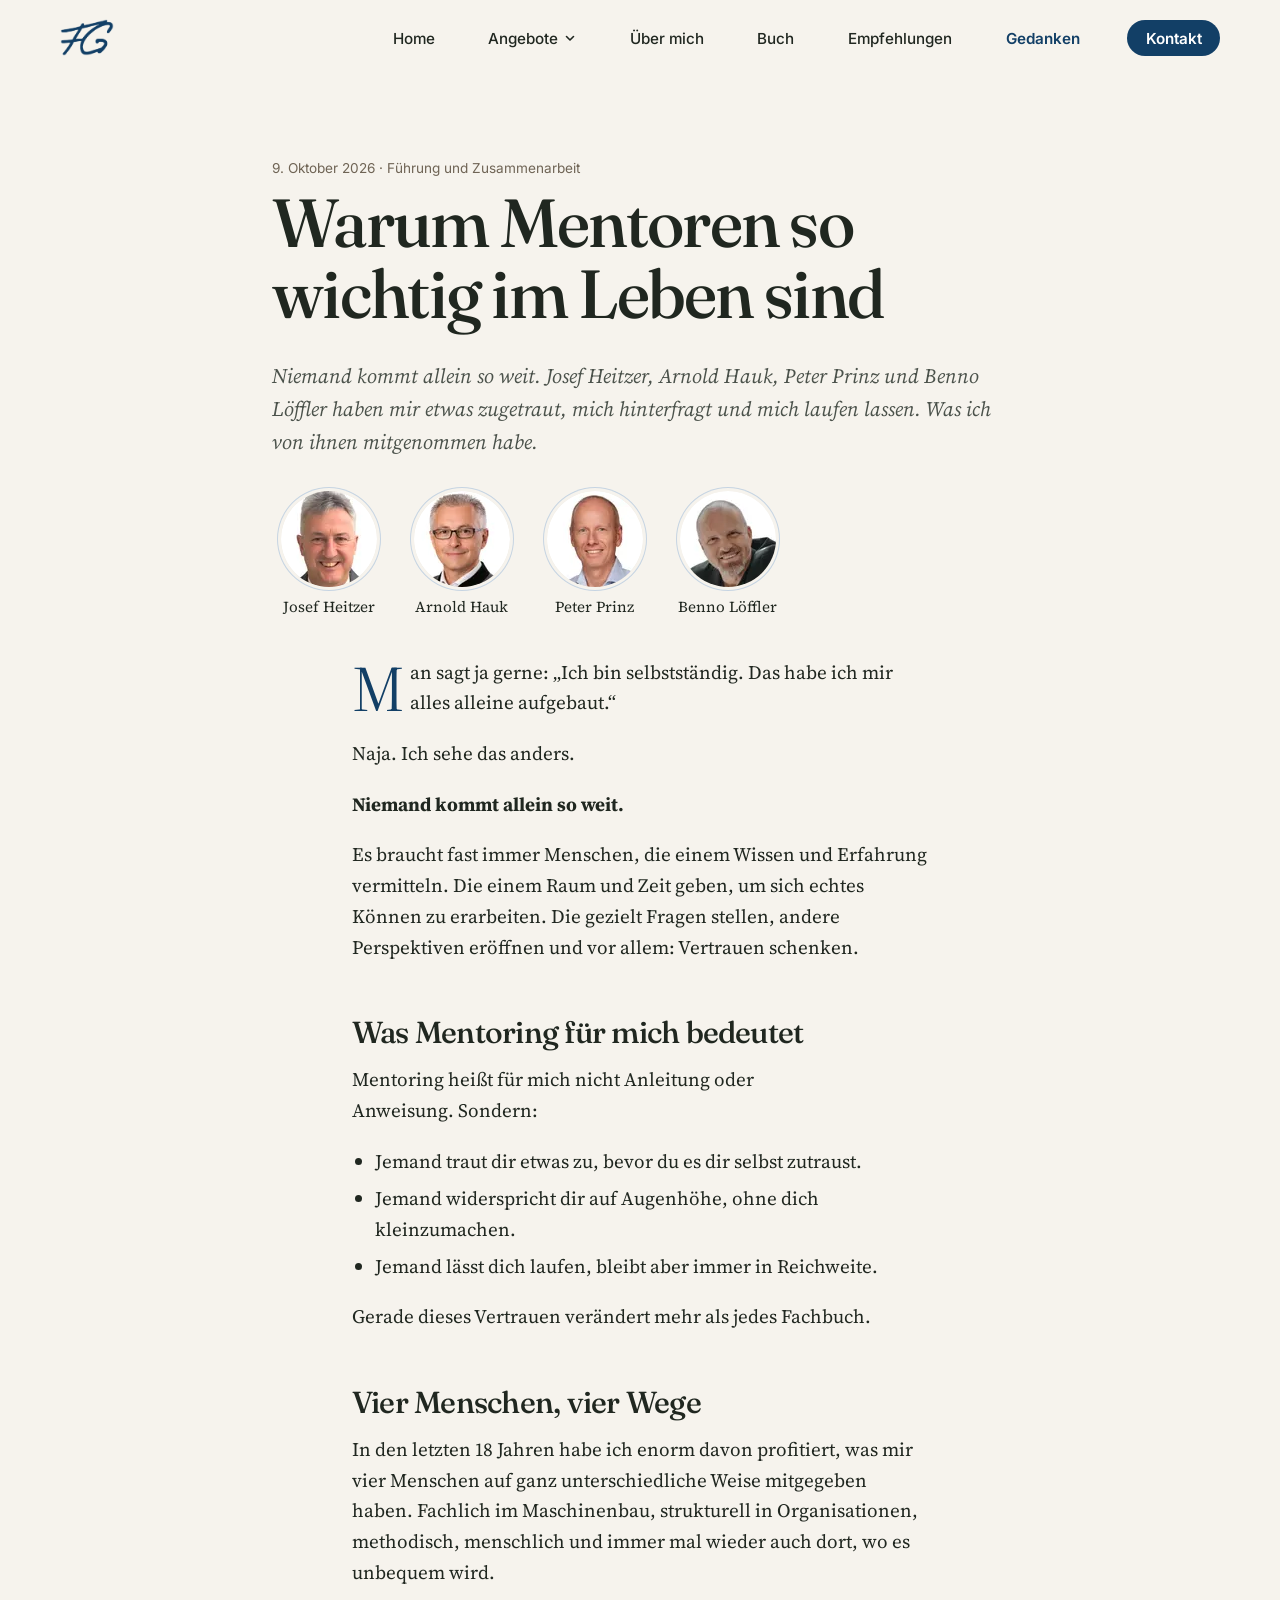
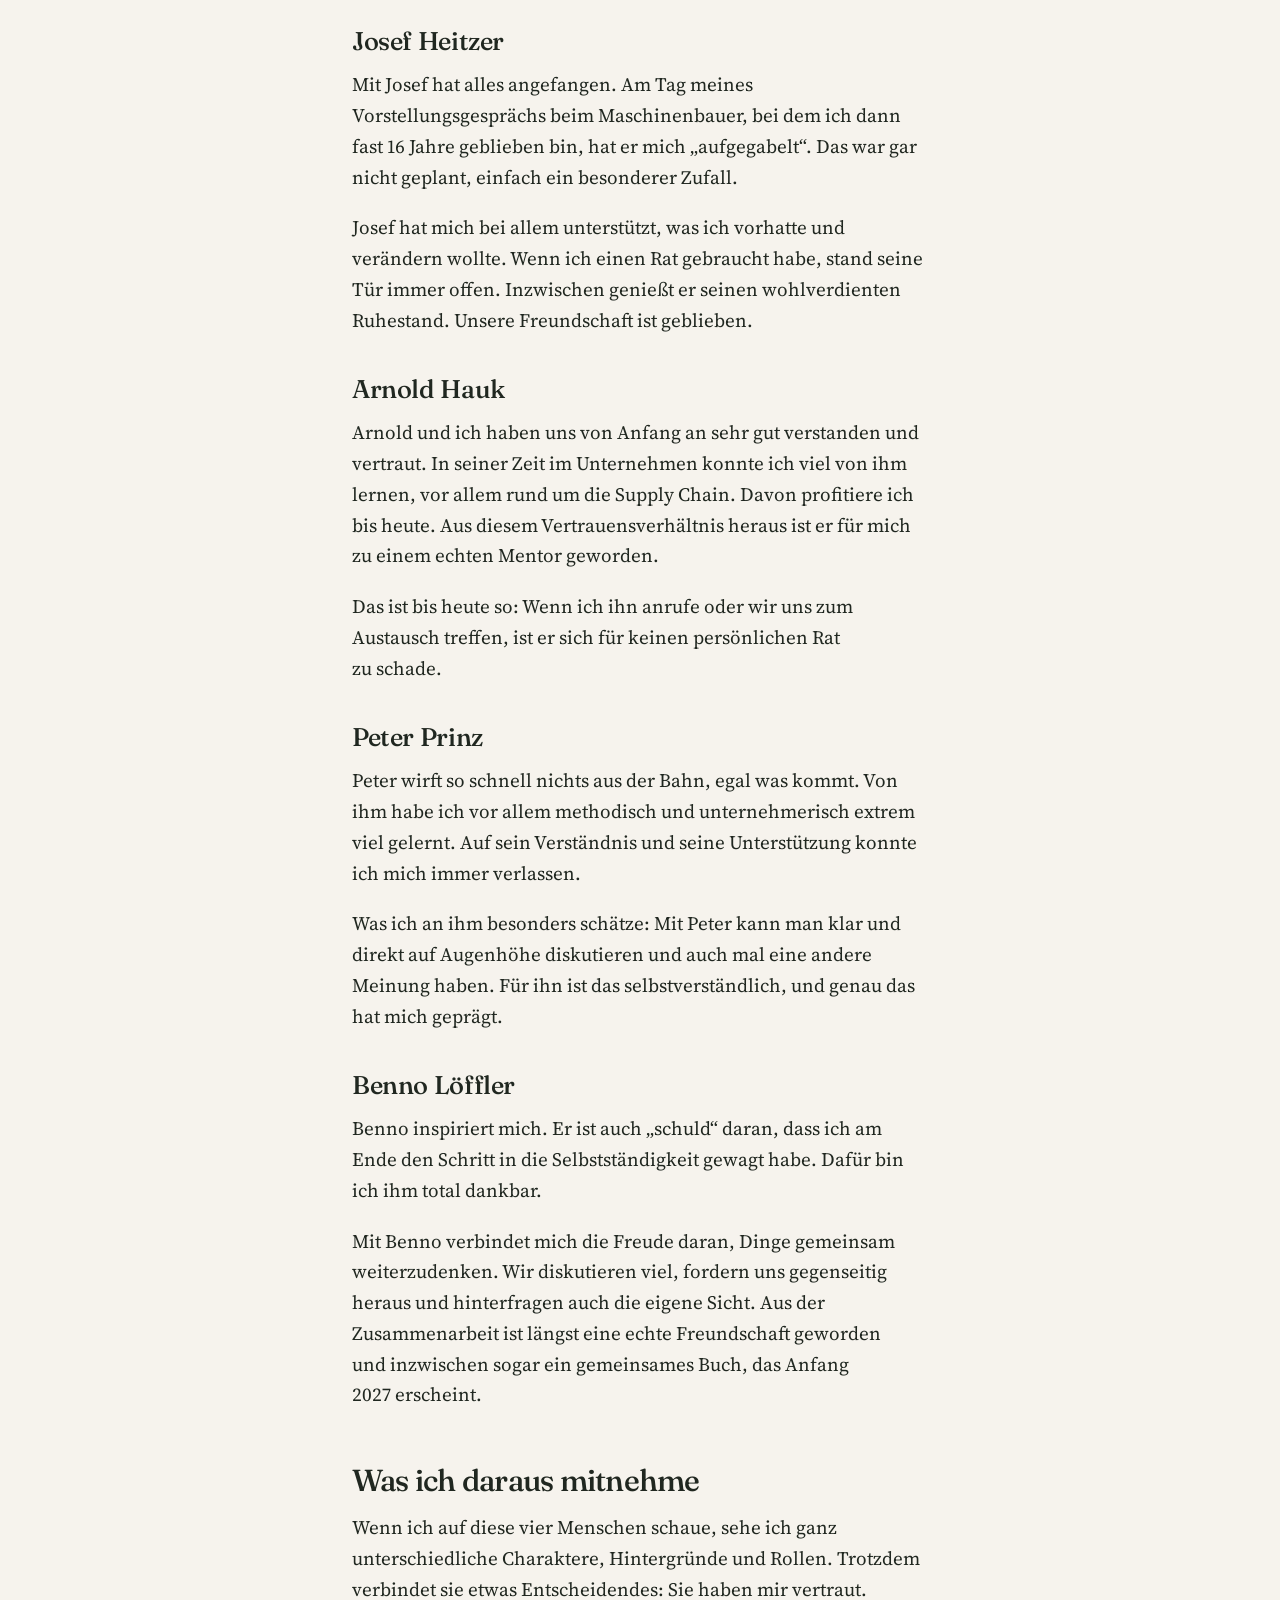
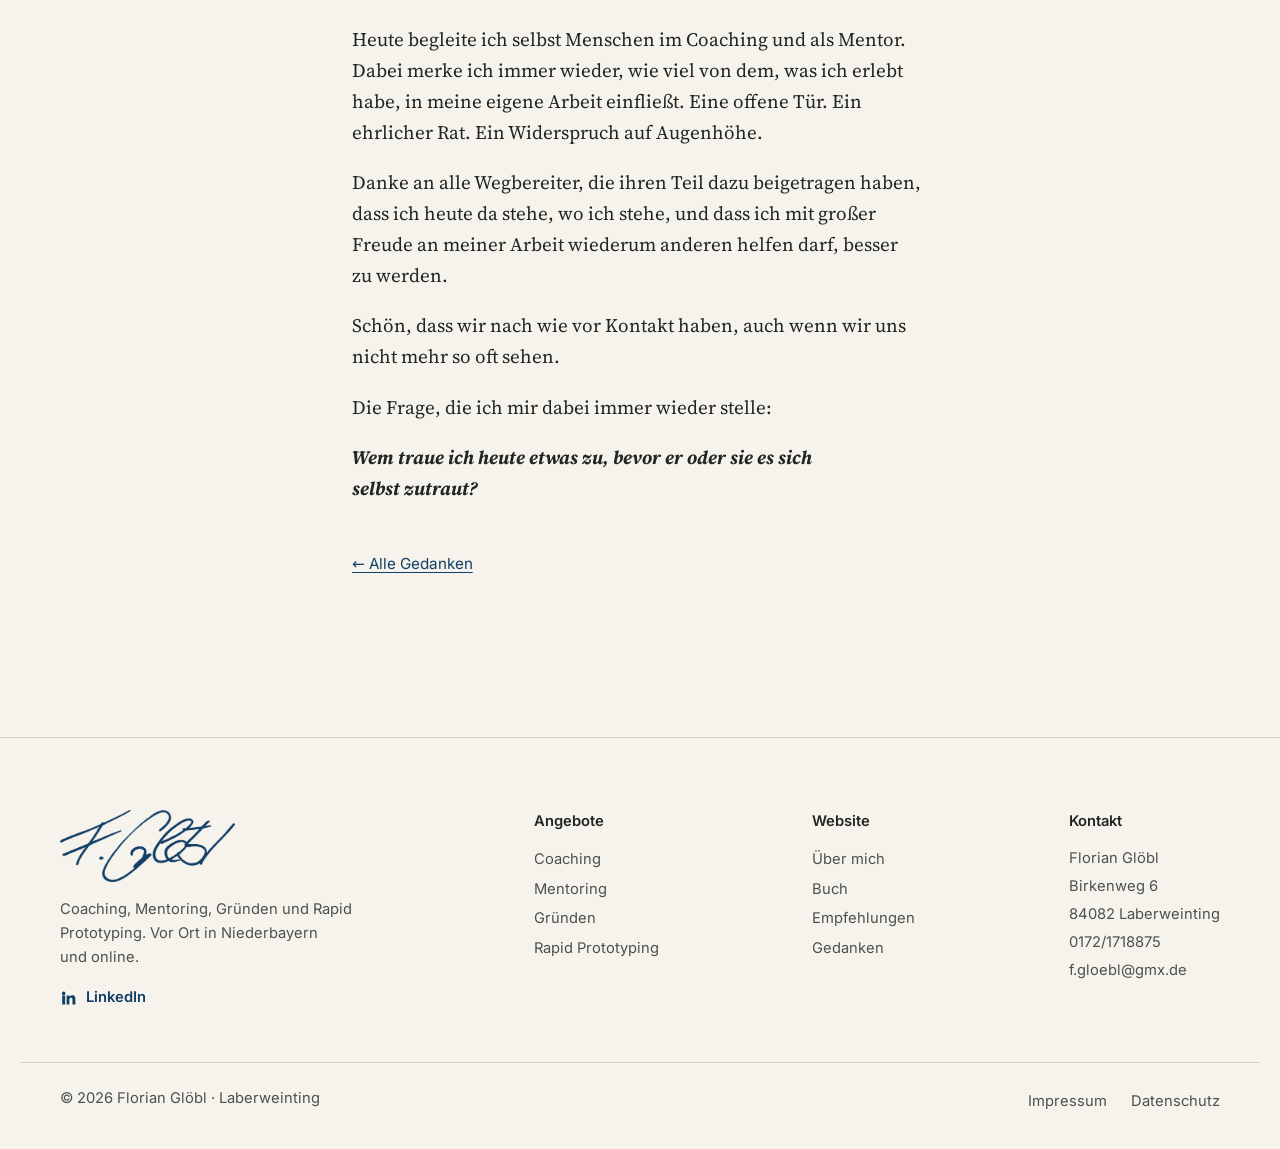
<file: gedanken/warum-mentoren-so-wichtig-sind/index.html>
<!DOCTYPE html><html lang="de"><head><meta charset="utf-8"><meta name="viewport" content="width=device-width, initial-scale=1"><title>Warum Mentoren so wichtig im Leben sind · Florian Glöbl</title><meta name="description" content="Niemand kommt allein so weit. Josef Heitzer, Arnold Hauk, Peter Prinz und Benno Löffler haben mir etwas zugetraut, mich hinterfragt und mich laufen lassen. Was ich von ihnen mitgenommen habe."><link rel="canonical" href="https://floriangloebl.de/gedanken/warum-mentoren-so-wichtig-sind/"><meta name="robots" content="index, follow"><meta name="theme-color" content="#f6f3ed"><link rel="icon" href="/favicon.svg" type="image/svg+xml"><link rel="sitemap" href="/sitemap-index.xml"><meta property="og:type" content="website"><meta property="og:locale" content="de_DE"><meta property="og:site_name" content="Florian Glöbl"><meta property="og:title" content="Warum Mentoren so wichtig im Leben sind · Florian Glöbl"><meta property="og:description" content="Niemand kommt allein so weit. Josef Heitzer, Arnold Hauk, Peter Prinz und Benno Löffler haben mir etwas zugetraut, mich hinterfragt und mich laufen lassen. Was ich von ihnen mitgenommen habe."><meta property="og:url" content="https://floriangloebl.de/gedanken/warum-mentoren-so-wichtig-sind/"><meta property="og:image" content="https://floriangloebl.de/og.jpg"><meta property="og:image:alt" content="Warum Mentoren so wichtig im Leben sind · Florian Glöbl"><meta name="twitter:card" content="summary_large_image"><meta name="twitter:title" content="Warum Mentoren so wichtig im Leben sind · Florian Glöbl"><meta name="twitter:description" content="Niemand kommt allein so weit. Josef Heitzer, Arnold Hauk, Peter Prinz und Benno Löffler haben mir etwas zugetraut, mich hinterfragt und mich laufen lassen. Was ich von ihnen mitgenommen habe."><meta name="twitter:image" content="https://floriangloebl.de/og.jpg"><meta name="author" content="Florian Glöbl"><script type="application/ld+json">{"@context":"https://schema.org","@graph":[{"@type":"WebSite","@id":"https://floriangloebl.de/#website","url":"https://floriangloebl.de/","name":"Florian Glöbl","inLanguage":"de-DE","publisher":{"@id":"https://floriangloebl.de/#person"}},{"@type":"Person","@id":"https://floriangloebl.de/#person","name":"Florian Glöbl","url":"https://floriangloebl.de/","image":"https://floriangloebl.de/og.jpg","jobTitle":"Coach, Mentor und Berater","description":"Coaching und Führungskräftecoaching, Mentoring und Unterstützung beim Gründen, in Niederbayern und online. Florian Glöbl aus Laberweinting: fast 16 Jahre Erfahrung im Mittelstand, ehrlich, direkt und auf Augenhöhe.","email":"mailto:f.gloebl@gmx.de","address":{"@type":"PostalAddress","addressLocality":"Laberweinting","postalCode":"84082","addressRegion":"Bayern","addressCountry":"DE"},"knowsAbout":["Coaching","Führungskräftecoaching","Mentoring","Gründungsberatung","Organisationsentwicklung","Lean Management","ERP","Supply Chain"],"worksFor":[{"@type":"Organization","name":"Glöbl & Partner","url":"https://www.g-u-p.de/"},{"@type":"Organization","name":"Coolab AG","url":"https://coolab.ch/"},{"@type":"Organization","name":"Werkskante","url":"https://www.werkskante.de/"}],"sameAs":["https://www.linkedin.com/in/florian-gl%C3%B6bl-825a6a19b/","https://www.g-u-p.de/team","https://hoechstleistungskiller.v-und-s.de/"]},{"@type":"BlogPosting","headline":"Warum Mentoren so wichtig im Leben sind","description":"Niemand kommt allein so weit. Josef Heitzer, Arnold Hauk, Peter Prinz und Benno Löffler haben mir etwas zugetraut, mich hinterfragt und mich laufen lassen. Was ich von ihnen mitgenommen habe.","url":"https://floriangloebl.de/gedanken/warum-mentoren-so-wichtig-sind/","mainEntityOfPage":"https://floriangloebl.de/gedanken/warum-mentoren-so-wichtig-sind/","inLanguage":"de-DE","datePublished":"2026-10-09T00:00:00.000Z","author":{"@id":"https://floriangloebl.de/#person"},"publisher":{"@id":"https://floriangloebl.de/#person"}}]}</script><script>document.documentElement.classList.add('js');</script><link rel="stylesheet" href="/_astro/Base.VzKi1P6U.css"></head><body><a class="skip-link" href="#inhalt">Zum Inhalt springen</a><header class="site-header"><div class="wrap"><a class="brand" href="/" aria-label="Florian Glöbl, zur Startseite"><span class="logo-fg" role="img" aria-label="Florian Glöbl"></span></a><button class="nav-toggle" type="button" aria-expanded="false" aria-controls="hauptmenue"><span class="bars" aria-hidden="true"></span> Menü</button><nav class="nav" id="hauptmenue" aria-label="Hauptmenü"><ul class="nav-list"><li><a href="/">Home</a></li><li class="nav-drop"><button class="nav-drop__btn" type="button" aria-expanded="false" aria-controls="angebote-menue">Angebote<svg viewBox="0 0 12 12" aria-hidden="true"><path d="M2.5 4.5 6 8l3.5-3.5"></path></svg></button><div class="nav-drop__panel" id="angebote-menue"><ul><li><a href="/coaching/"><span class="nav-drop__icon"><svg viewBox="0 0 24 24" aria-hidden="true"><path d="M4 6.5A2.5 2.5 0 0 1 6.5 4h11A2.5 2.5 0 0 1 20 6.5v7a2.5 2.5 0 0 1-2.5 2.5H11l-4.5 4v-4h0A2.5 2.5 0 0 1 4 13.5z"/><path d="M8.5 9.5h7M8.5 12.5h4"/></svg></span><span><strong>Coaching</strong><small>Für dich und für Führungskräfte</small></span></a></li><li><a href="/mentoring/"><span class="nav-drop__icon"><svg viewBox="0 0 24 24" aria-hidden="true"><circle cx="8" cy="8" r="3"/><circle cx="16.5" cy="10" r="2.5"/><path d="M3 19c.6-3 2.6-5 5-5s4.4 2 5 5M13.5 19c.4-2 1.6-3.5 3-3.5s2.6 1.5 3 3.5"/></svg></span><span><strong>Mentoring</strong><small>Begleitung über längere Zeit</small></span></a></li><li><a href="/gruenden/"><span class="nav-drop__icon"><svg viewBox="0 0 24 24" aria-hidden="true"><path d="M12 3c3 2 4.5 5 4.5 8.5L15 15H9l-1.5-3.5C7.5 8 9 5 12 3z"/><circle cx="12" cy="9" r="1.6"/><path d="M9 15l-2 4 3-1M15 15l2 4-3-1"/></svg></span><span><strong>Gründen</strong><small>In Deutschland und der Schweiz</small></span></a></li><li><a href="/rapid-prototyping/"><span class="nav-drop__icon"><svg viewBox="0 0 24 24" aria-hidden="true"><path d="M9 18h6M10 21h4"/><path d="M12 3a6 6 0 0 0-3.5 10.9c.6.5 1 1.2 1 2.1h5c0-.9.4-1.6 1-2.1A6 6 0 0 0 12 3z"/></svg></span><span><strong>Rapid Prototyping</strong><small>Mit Prozessverständnis und KI</small></span></a></li></ul></div></li><li><a href="/#ueber-mich">Über mich</a></li><li><a href="/#buch">Buch</a></li><li><a href="/#nachdenken">Empfehlungen</a></li><li><a href="/gedanken/" aria-current="page">Gedanken</a></li><li class="nav-cta-item"><a class="nav-cta" href="/#kontakt">Kontakt</a></li></ul></nav></div></header><main id="inhalt"><article class="article"><div class="wrap"><header><p class="post-meta"><time datetime="2026-10-09T00:00:00.000Z">9. Oktober 2026</time> · Führung und Zusammenarbeit</p><h1>Warum Mentoren so wichtig im Leben sind</h1><p class="subline">Niemand kommt allein so weit. Josef Heitzer, Arnold Hauk, Peter Prinz und Benno Löffler haben mir etwas zugetraut, mich hinterfragt und mich laufen lassen. Was ich von ihnen mitgenommen habe.</p><ul class="mentors article-people"><li><figure class="photo"><picture><source srcset="/_astro/mentor-heitzer.so4_6JDb_goYuS.webp 96w, /_astro/mentor-heitzer.so4_6JDb_VxJuv.webp 192w, /_astro/mentor-heitzer.so4_6JDb_1HE16x.webp 250w" type="image/webp" sizes="96px"><img src="/_astro/mentor-heitzer.so4_6JDb_Z1iubVY.jpg" srcset="/_astro/mentor-heitzer.so4_6JDb_gdisM.jpg 96w, /_astro/mentor-heitzer.so4_6JDb_Z24Asy1.jpg 192w, /_astro/mentor-heitzer.so4_6JDb_Z1iubVY.jpg 250w" alt="Porträt von Josef Heitzer" sizes="96px" loading="lazy" fetchpriority="auto" decoding="async" style="object-position: 50% 40%" width="250" height="250"></picture></figure><span>Josef Heitzer</span></li><li><figure class="photo"><picture><source srcset="/_astro/mentor-hauk.Bmpy31h3_1JylvS.webp 96w, /_astro/mentor-hauk.Bmpy31h3_cVdPj.webp 192w, /_astro/mentor-hauk.Bmpy31h3_zNxFE.webp 250w" type="image/webp" sizes="96px"><img src="/_astro/mentor-hauk.Bmpy31h3_JNyzk.jpg" srcset="/_astro/mentor-hauk.Bmpy31h3_Z1oNhs6.jpg 96w, /_astro/mentor-hauk.Bmpy31h3_mVeIY.jpg 192w, /_astro/mentor-hauk.Bmpy31h3_JNyzk.jpg 250w" alt="Porträt von Arnold Hauk" sizes="96px" loading="lazy" fetchpriority="auto" decoding="async" style="object-position: 50% 40%" width="250" height="250"></picture></figure><span>Arnold Hauk</span></li><li><figure class="photo"><picture><source srcset="/_astro/mentor-prinz.BGVAm1Uk_Z1CxKu7.webp 96w, /_astro/mentor-prinz.BGVAm1Uk_Joeui.webp 192w, /_astro/mentor-prinz.BGVAm1Uk_efr5e.webp 250w" type="image/webp" sizes="96px"><img src="/_astro/mentor-prinz.BGVAm1Uk_e3K38.jpg" srcset="/_astro/mentor-prinz.BGVAm1Uk_2iUjo5.jpg 96w, /_astro/mentor-prinz.BGVAm1Uk_Jcxsc.jpg 192w, /_astro/mentor-prinz.BGVAm1Uk_e3K38.jpg 250w" alt="Porträt von Peter Prinz" sizes="96px" loading="lazy" fetchpriority="auto" decoding="async" style="object-position: 50% 40%" width="250" height="250"></picture></figure><span>Peter Prinz</span></li><li><figure class="photo"><picture><source srcset="/_astro/mentor-loeffler.CosT5Ofs_1Y13nR.webp 96w, /_astro/mentor-loeffler.CosT5Ofs_ZhhHn3.webp 192w, /_astro/mentor-loeffler.CosT5Ofs_1lfyim.webp 250w" type="image/webp" sizes="96px"><img src="/_astro/mentor-loeffler.CosT5Ofs_WhBlb.jpg" srcset="/_astro/mentor-loeffler.CosT5Ofs_1S4GjO.jpg 96w, /_astro/mentor-loeffler.CosT5Ofs_Z2knJqu.jpg 192w, /_astro/mentor-loeffler.CosT5Ofs_ZGPsK5.jpg 250w" alt="Porträt von Benno Löffler" sizes="96px" loading="lazy" fetchpriority="auto" decoding="async" style="object-position: 50% 50%" width="540" height="540"></picture></figure><span>Benno Löffler</span></li></ul></header><div class="body"><p>Man sagt ja gerne:
„Ich bin selbstständig. Das habe ich mir alles alleine aufgebaut.“</p>
<p>Naja. Ich sehe das anders.</p>
<p><strong>Niemand kommt allein so weit.</strong></p>
<p>Es braucht fast immer Menschen, die einem Wissen und Erfahrung vermitteln. Die einem Raum und Zeit geben, um sich echtes Können zu erarbeiten. Die gezielt Fragen stellen, andere Perspektiven eröffnen und vor allem: Vertrauen schenken.</p>
<h2 id="was-mentoring-für-mich-bedeutet">Was Mentoring für mich bedeutet</h2>
<p>Mentoring heißt für mich nicht Anleitung oder Anweisung. Sondern:</p>
<ul>
<li>Jemand traut dir etwas zu, bevor du es dir selbst zutraust.</li>
<li>Jemand widerspricht dir auf Augenhöhe, ohne dich kleinzumachen.</li>
<li>Jemand lässt dich laufen, bleibt aber immer in Reichweite.</li>
</ul>
<p>Gerade dieses Vertrauen verändert mehr als jedes Fachbuch.</p>
<h2 id="vier-menschen-vier-wege">Vier Menschen, vier Wege</h2>
<p>In den letzten 18 Jahren habe ich enorm davon profitiert, was mir vier Menschen auf ganz unterschiedliche Weise mitgegeben haben. Fachlich im Maschinenbau, strukturell in Organisationen, methodisch, menschlich und immer mal wieder auch dort, wo es unbequem wird.</p>
<h3 id="josef-heitzer">Josef Heitzer</h3>
<p>Mit Josef hat alles angefangen. Am Tag meines Vorstellungsgesprächs beim Maschinenbauer, bei dem ich dann fast 16 Jahre geblieben bin, hat er mich „aufgegabelt“. Das war gar nicht geplant, einfach ein besonderer Zufall.</p>
<p>Josef hat mich bei allem unterstützt, was ich vorhatte und verändern wollte. Wenn ich einen Rat gebraucht habe, stand seine Tür immer offen. Inzwischen genießt er seinen wohlverdienten Ruhestand. Unsere Freundschaft ist geblieben.</p>
<h3 id="arnold-hauk">Arnold Hauk</h3>
<p>Arnold und ich haben uns von Anfang an sehr gut verstanden und vertraut. In seiner Zeit im Unternehmen konnte ich viel von ihm lernen, vor allem rund um die Supply Chain. Davon profitiere ich bis heute. Aus diesem Vertrauensverhältnis heraus ist er für mich zu einem echten Mentor geworden.</p>
<p>Das ist bis heute so: Wenn ich ihn anrufe oder wir uns zum Austausch treffen, ist er sich für keinen persönlichen Rat zu schade.</p>
<h3 id="peter-prinz">Peter Prinz</h3>
<p>Peter wirft so schnell nichts aus der Bahn, egal was kommt. Von ihm habe ich vor allem methodisch und unternehmerisch extrem viel gelernt. Auf sein Verständnis und seine Unterstützung konnte ich mich immer verlassen.</p>
<p>Was ich an ihm besonders schätze: Mit Peter kann man klar und direkt auf Augenhöhe diskutieren und auch mal eine andere Meinung haben. Für ihn ist das selbstverständlich, und genau das hat mich geprägt.</p>
<h3 id="benno-löffler">Benno Löffler</h3>
<p>Benno inspiriert mich. Er ist auch „schuld“ daran, dass ich am Ende den Schritt in die Selbstständigkeit gewagt habe. Dafür bin ich ihm total dankbar.</p>
<p>Mit Benno verbindet mich die Freude daran, Dinge gemeinsam weiterzudenken. Wir diskutieren viel, fordern uns gegenseitig heraus und hinterfragen auch die eigene Sicht. Aus der Zusammenarbeit ist längst eine echte Freundschaft geworden und inzwischen sogar ein gemeinsames Buch, das Anfang 2027 erscheint.</p>
<h2 id="was-ich-daraus-mitnehme">Was ich daraus mitnehme</h2>
<p>Wenn ich auf diese vier Menschen schaue, sehe ich ganz unterschiedliche Charaktere, Hintergründe und Rollen. Trotzdem verbindet sie etwas Entscheidendes: Sie haben mir vertraut.</p>
<p>Heute begleite ich selbst Menschen im Coaching und als Mentor. Dabei merke ich immer wieder, wie viel von dem, was ich erlebt habe, in meine eigene Arbeit einfließt. Eine offene Tür. Ein ehrlicher Rat. Ein Widerspruch auf Augenhöhe.</p>
<p>Danke an alle Wegbereiter, die ihren Teil dazu beigetragen haben, dass ich heute da stehe, wo ich stehe, und dass ich mit großer Freude an meiner Arbeit wiederum anderen helfen darf, besser zu werden.</p>
<p>Schön, dass wir nach wie vor Kontakt haben, auch wenn wir uns nicht mehr so oft sehen.</p>
<p>Die Frage, die ich mir dabei immer wieder stelle:</p>
<p><em><strong>Wem traue ich heute etwas zu, bevor er oder sie es sich selbst zutraut?</strong></em></p>
</div><p class="back"><a href="/gedanken/">← Alle Gedanken</a></p></div></article></main><footer class="site-footer"><div class="wrap footer-grid"><div class="footer-brand"><a class="footer-sign" href="/" aria-label="Florian Glöbl, zur Startseite"><span class="signature" aria-hidden="true"></span></a><p>Coaching, Mentoring, Gründen und Rapid Prototyping. Vor Ort in Niederbayern und online.</p><a class="footer-linkedin" href="https://www.linkedin.com/in/florian-gl%C3%B6bl-825a6a19b/" rel="noopener"><svg viewBox="0 0 24 24" aria-hidden="true"><path d="M4.98 3.5a2.5 2.5 0 1 1 0 5 2.5 2.5 0 0 1 0-5zM3 9h4v12H3zM9 9h3.8v1.7h.05c.53-1 1.83-2.05 3.77-2.05C20.6 8.65 21 11.2 21 14.5V21h-4v-5.8c0-1.4-.03-3.2-1.95-3.2-1.95 0-2.25 1.5-2.25 3.1V21H9z"></path></svg>LinkedIn</a></div><nav aria-label="Angebote"><p class="footer-title">Angebote</p><ul><li><a href="/coaching/">Coaching</a></li><li><a href="/mentoring/">Mentoring</a></li><li><a href="/gruenden/">Gründen</a></li><li><a href="/rapid-prototyping/">Rapid Prototyping</a></li></ul></nav><nav aria-label="Website"><p class="footer-title">Website</p><ul><li><a href="/#ueber-mich">Über mich</a></li><li><a href="/#buch">Buch</a></li><li><a href="/#nachdenken">Empfehlungen</a></li><li><a href="/gedanken/">Gedanken</a></li></ul></nav><div><p class="footer-title">Kontakt</p><address>Florian Glöbl<br>Birkenweg 6<br>84082 Laberweinting<br><a href="tel:+491721718875">0172/1718875</a><br><a href="mailto:f.gloebl@gmx.de">f.gloebl@gmx.de</a></address></div></div><div class="wrap footer-bottom"><p>© 2026 Florian Glöbl · Laberweinting</p><ul><li><a href="/impressum/">Impressum</a></li><li><a href="/datenschutz/">Datenschutz</a></li></ul></div></footer><script type="module">var e=document.querySelector(`.site-header`),t=document.querySelector(`.nav-toggle`),n=document.getElementById(`hauptmenue`),r=e=>{t?.setAttribute(`aria-expanded`,String(e)),n?.classList.toggle(`is-open`,e)};t?.addEventListener(`click`,()=>r(t.getAttribute(`aria-expanded`)!==`true`)),n?.addEventListener(`click`,e=>{e.target.closest(`a`)&&r(!1)}),document.addEventListener(`keydown`,e=>{e.key===`Escape`&&t?.getAttribute(`aria-expanded`)===`true`&&(r(!1),t.focus())});var i=document.querySelector(`.nav-drop`),a=i?.querySelector(`.nav-drop__btn`),o=e=>{a?.setAttribute(`aria-expanded`,String(e)),i?.classList.toggle(`is-open`,e)},s=()=>matchMedia(`(hover: hover) and (min-width: 1181px)`).matches;a?.addEventListener(`click`,()=>o(s()?!0:a.getAttribute(`aria-expanded`)!==`true`)),i?.addEventListener(`mouseenter`,()=>{matchMedia(`(hover: hover) and (min-width: 1181px)`).matches&&o(!0)}),i?.addEventListener(`mouseleave`,()=>{matchMedia(`(hover: hover) and (min-width: 1181px)`).matches&&o(!1)}),document.addEventListener(`click`,e=>{i&&!i.contains(e.target)&&o(!1)}),i?.addEventListener(`keydown`,e=>{e.key===`Escape`&&(o(!1),a?.focus())}),i?.addEventListener(`focusout`,e=>{i.contains(e.relatedTarget)||o(!1)});var c=document.querySelectorAll(`[data-reveal]`);if(`IntersectionObserver`in window){let e=new IntersectionObserver(t=>{for(let n of t)n.isIntersecting&&(n.target.classList.add(`is-visible`),e.unobserve(n.target))},{rootMargin:`0px 0px -8% 0px`});c.forEach(t=>e.observe(t))}else c.forEach(e=>e.classList.add(`is-visible`));var l=()=>e?.classList.toggle(`is-scrolled`,window.scrollY>8);l(),window.addEventListener(`scroll`,l,{passive:!0});</script></body></html>
</file>
<file: _astro/Base.VzKi1P6U.css>
@font-face{font-family:"Source Serif 4 Variable";font-style:normal;font-display:swap;font-weight:200 900;src:url(/_astro/source-serif-4-cyrillic-ext-opsz-normal.DIwfbPUE.woff2)format("woff2-variations");unicode-range:U+460-52F,U+1C80-1C8A,U+20B4,U+2DE0-2DFF,U+A640-A69F,U+FE2E-FE2F}@font-face{font-family:"Source Serif 4 Variable";font-style:normal;font-display:swap;font-weight:200 900;src:url(/_astro/source-serif-4-cyrillic-opsz-normal.C0olyEE-.woff2)format("woff2-variations");unicode-range:U+301,U+400-45F,U+490-491,U+4B0-4B1,U+2116}@font-face{font-family:"Source Serif 4 Variable";font-style:normal;font-display:swap;font-weight:200 900;src:url(/_astro/source-serif-4-greek-opsz-normal.DrHU7SY7.woff2)format("woff2-variations");unicode-range:U+370-377,U+37A-37F,U+384-38A,U+38C,U+38E-3A1,U+3A3-3FF}@font-face{font-family:"Source Serif 4 Variable";font-style:normal;font-display:swap;font-weight:200 900;src:url(/_astro/source-serif-4-vietnamese-opsz-normal.BOyYyU_V.woff2)format("woff2-variations");unicode-range:U+102-103,U+110-111,U+128-129,U+168-169,U+1A0-1A1,U+1AF-1B0,U+300-301,U+303-304,U+308-309,U+323,U+329,U+1EA0-1EF9,U+20AB}@font-face{font-family:"Source Serif 4 Variable";font-style:normal;font-display:swap;font-weight:200 900;src:url(/_astro/source-serif-4-latin-ext-opsz-normal.HoL-AExg.woff2)format("woff2-variations");unicode-range:U+100-2BA,U+2BD-2C5,U+2C7-2CC,U+2CE-2D7,U+2DD-2FF,U+304,U+308,U+329,U+1D00-1DBF,U+1E00-1E9F,U+1EF2-1EFF,U+2020,U+20A0-20AB,U+20AD-20C0,U+2113,U+2C60-2C7F,U+A720-A7FF}@font-face{font-family:"Source Serif 4 Variable";font-style:normal;font-display:swap;font-weight:200 900;src:url(/_astro/source-serif-4-latin-opsz-normal.BpEBLj1O.woff2)format("woff2-variations");unicode-range:U+??,U+131,U+152-153,U+2BB-2BC,U+2C6,U+2DA,U+2DC,U+304,U+308,U+329,U+2000-206F,U+20AC,U+2122,U+2191,U+2193,U+2212,U+2215,U+FEFF,U+FFFD}@font-face{font-family:"Source Serif 4 Variable";font-style:italic;font-display:swap;font-weight:200 900;src:url(/_astro/source-serif-4-cyrillic-ext-opsz-italic.Bl6DJqma.woff2)format("woff2-variations");unicode-range:U+460-52F,U+1C80-1C8A,U+20B4,U+2DE0-2DFF,U+A640-A69F,U+FE2E-FE2F}@font-face{font-family:"Source Serif 4 Variable";font-style:italic;font-display:swap;font-weight:200 900;src:url(/_astro/source-serif-4-cyrillic-opsz-italic.Dibx14aP.woff2)format("woff2-variations");unicode-range:U+301,U+400-45F,U+490-491,U+4B0-4B1,U+2116}@font-face{font-family:"Source Serif 4 Variable";font-style:italic;font-display:swap;font-weight:200 900;src:url(/_astro/source-serif-4-greek-opsz-italic.CMW9dfKg.woff2)format("woff2-variations");unicode-range:U+370-377,U+37A-37F,U+384-38A,U+38C,U+38E-3A1,U+3A3-3FF}@font-face{font-family:"Source Serif 4 Variable";font-style:italic;font-display:swap;font-weight:200 900;src:url(/_astro/source-serif-4-vietnamese-opsz-italic.C-k5pZlm.woff2)format("woff2-variations");unicode-range:U+102-103,U+110-111,U+128-129,U+168-169,U+1A0-1A1,U+1AF-1B0,U+300-301,U+303-304,U+308-309,U+323,U+329,U+1EA0-1EF9,U+20AB}@font-face{font-family:"Source Serif 4 Variable";font-style:italic;font-display:swap;font-weight:200 900;src:url(/_astro/source-serif-4-latin-ext-opsz-italic.BhUEwDRF.woff2)format("woff2-variations");unicode-range:U+100-2BA,U+2BD-2C5,U+2C7-2CC,U+2CE-2D7,U+2DD-2FF,U+304,U+308,U+329,U+1D00-1DBF,U+1E00-1E9F,U+1EF2-1EFF,U+2020,U+20A0-20AB,U+20AD-20C0,U+2113,U+2C60-2C7F,U+A720-A7FF}@font-face{font-family:"Source Serif 4 Variable";font-style:italic;font-display:swap;font-weight:200 900;src:url(/_astro/source-serif-4-latin-opsz-italic.BOLXpvkj.woff2)format("woff2-variations");unicode-range:U+??,U+131,U+152-153,U+2BB-2BC,U+2C6,U+2DA,U+2DC,U+304,U+308,U+329,U+2000-206F,U+20AC,U+2122,U+2191,U+2193,U+2212,U+2215,U+FEFF,U+FFFD}@font-face{font-family:Fraunces Variable;font-style:normal;font-display:swap;font-weight:100 900;src:url(/_astro/fraunces-vietnamese-opsz-normal.Czevyj-6.woff2)format("woff2-variations");unicode-range:U+102-103,U+110-111,U+128-129,U+168-169,U+1A0-1A1,U+1AF-1B0,U+300-301,U+303-304,U+308-309,U+323,U+329,U+1EA0-1EF9,U+20AB}@font-face{font-family:Fraunces Variable;font-style:normal;font-display:swap;font-weight:100 900;src:url(/_astro/fraunces-latin-ext-opsz-normal.CJcjJNj7.woff2)format("woff2-variations");unicode-range:U+100-2BA,U+2BD-2C5,U+2C7-2CC,U+2CE-2D7,U+2DD-2FF,U+304,U+308,U+329,U+1D00-1DBF,U+1E00-1E9F,U+1EF2-1EFF,U+2020,U+20A0-20AB,U+20AD-20C0,U+2113,U+2C60-2C7F,U+A720-A7FF}@font-face{font-family:Fraunces Variable;font-style:normal;font-display:swap;font-weight:100 900;src:url(/_astro/fraunces-latin-opsz-normal.DihXLNYH.woff2)format("woff2-variations");unicode-range:U+??,U+131,U+152-153,U+2BB-2BC,U+2C6,U+2DA,U+2DC,U+304,U+308,U+329,U+2000-206F,U+20AC,U+2122,U+2191,U+2193,U+2212,U+2215,U+FEFF,U+FFFD}@font-face{font-family:Fraunces Variable;font-style:italic;font-display:swap;font-weight:100 900;src:url(/_astro/fraunces-vietnamese-opsz-italic.DxWqP7Ku.woff2)format("woff2-variations");unicode-range:U+102-103,U+110-111,U+128-129,U+168-169,U+1A0-1A1,U+1AF-1B0,U+300-301,U+303-304,U+308-309,U+323,U+329,U+1EA0-1EF9,U+20AB}@font-face{font-family:Fraunces Variable;font-style:italic;font-display:swap;font-weight:100 900;src:url(/_astro/fraunces-latin-ext-opsz-italic.CGbN9UgK.woff2)format("woff2-variations");unicode-range:U+100-2BA,U+2BD-2C5,U+2C7-2CC,U+2CE-2D7,U+2DD-2FF,U+304,U+308,U+329,U+1D00-1DBF,U+1E00-1E9F,U+1EF2-1EFF,U+2020,U+20A0-20AB,U+20AD-20C0,U+2113,U+2C60-2C7F,U+A720-A7FF}@font-face{font-family:Fraunces Variable;font-style:italic;font-display:swap;font-weight:100 900;src:url(/_astro/fraunces-latin-opsz-italic.lSdLDfvT.woff2)format("woff2-variations");unicode-range:U+??,U+131,U+152-153,U+2BB-2BC,U+2C6,U+2DA,U+2DC,U+304,U+308,U+329,U+2000-206F,U+20AC,U+2122,U+2191,U+2193,U+2212,U+2215,U+FEFF,U+FFFD}@font-face{font-family:Inter Variable;font-style:normal;font-display:swap;font-weight:100 900;src:url(/_astro/inter-cyrillic-ext-wght-normal.BOeWTOD4.woff2)format("woff2-variations");unicode-range:U+460-52F,U+1C80-1C8A,U+20B4,U+2DE0-2DFF,U+A640-A69F,U+FE2E-FE2F}@font-face{font-family:Inter Variable;font-style:normal;font-display:swap;font-weight:100 900;src:url(/_astro/inter-cyrillic-wght-normal.DqGufNeO.woff2)format("woff2-variations");unicode-range:U+301,U+400-45F,U+490-491,U+4B0-4B1,U+2116}@font-face{font-family:Inter Variable;font-style:normal;font-display:swap;font-weight:100 900;src:url(/_astro/inter-greek-ext-wght-normal.DlzME5K_.woff2)format("woff2-variations");unicode-range:U+1F??}@font-face{font-family:Inter Variable;font-style:normal;font-display:swap;font-weight:100 900;src:url(/_astro/inter-greek-wght-normal.CkhJZR-_.woff2)format("woff2-variations");unicode-range:U+370-377,U+37A-37F,U+384-38A,U+38C,U+38E-3A1,U+3A3-3FF}@font-face{font-family:Inter Variable;font-style:normal;font-display:swap;font-weight:100 900;src:url(/_astro/inter-vietnamese-wght-normal.CBcvBZtf.woff2)format("woff2-variations");unicode-range:U+102-103,U+110-111,U+128-129,U+168-169,U+1A0-1A1,U+1AF-1B0,U+300-301,U+303-304,U+308-309,U+323,U+329,U+1EA0-1EF9,U+20AB}@font-face{font-family:Inter Variable;font-style:normal;font-display:swap;font-weight:100 900;src:url(/_astro/inter-latin-ext-wght-normal.DO1Apj_S.woff2)format("woff2-variations");unicode-range:U+100-2BA,U+2BD-2C5,U+2C7-2CC,U+2CE-2D7,U+2DD-2FF,U+304,U+308,U+329,U+1D00-1DBF,U+1E00-1E9F,U+1EF2-1EFF,U+2020,U+20A0-20AB,U+20AD-20C0,U+2113,U+2C60-2C7F,U+A720-A7FF}@font-face{font-family:Inter Variable;font-style:normal;font-display:swap;font-weight:100 900;src:url(/_astro/inter-latin-wght-normal.Dx4kXJAl.woff2)format("woff2-variations");unicode-range:U+??,U+131,U+152-153,U+2BB-2BC,U+2C6,U+2DA,U+2DC,U+304,U+308,U+329,U+2000-206F,U+20AC,U+2122,U+2191,U+2193,U+2212,U+2215,U+FEFF,U+FFFD}:root{--paper:#f6f3ed;--paper-deep:#ede7dc;--ink:#202720;--ink-soft:#4b524b;--accent:#123f66;--accent-deep:#0b2c4a;--accent-tint:#c6d4e2;--taupe:#6f6455;--line:#d9d1c3;--serif:"Source Serif 4 Variable", Georgia, "Times New Roman", serif;--display:"Fraunces Variable", "Source Serif 4 Variable", Georgia, serif;--sans:"Inter Variable", system-ui, -apple-system, "Segoe UI", Roboto, "Helvetica Neue", Arial, sans-serif;--max:1160px;--gutter:clamp(1.25rem, 4vw, 2.5rem);--measure:36rem;--section:clamp(4.5rem, 10vw, 8.5rem);--radius:2px}*,:before,:after{box-sizing:border-box}html{-webkit-text-size-adjust:100%;scroll-padding-top:5rem}@media (prefers-reduced-motion:no-preference){html{scroll-behavior:smooth}}body{background:var(--paper);color:var(--ink);font-family:var(--serif);font-optical-sizing:auto;font-variant-numeric:oldstyle-nums proportional-nums;text-rendering:optimizelegibility;overflow-wrap:break-word;margin:0;font-size:clamp(1.0625rem,.4vw + .98rem,1.1875rem);line-height:1.62}img,picture{max-width:100%;height:auto;display:block}a{color:var(--accent);text-underline-offset:.18em;text-decoration-thickness:1px}a:hover{color:var(--accent-deep);text-decoration-thickness:2px}:focus-visible{outline:3px solid var(--accent);outline-offset:3px;border-radius:var(--radius)}h1,h2,h3{letter-spacing:-.01em;text-wrap:balance;margin:0 0 .5em;font-weight:400;line-height:1.12}h1{font-size:clamp(2.5rem,5.4vw,4.25rem)}h3{font-size:clamp(1.4rem,2vw,1.65rem);line-height:1.2}p{hyphens:auto;text-wrap:pretty;margin:0 0 1.05em}.wrap{width:100%;max-width:calc(var(--max) + 2 * var(--gutter));padding-inline:var(--gutter);margin-inline:auto}.section{padding-block:var(--section)}.section+.section{padding-top:0}.kicker{color:var(--taupe);letter-spacing:.16em;hyphens:manual;align-items:center;gap:1rem;margin:0 0 2rem;font-size:1.15rem;font-variant-caps:all-small-caps;display:flex}.kicker:after{content:"";border-top:1px dotted var(--taupe);opacity:.6;flex:1}.subline{color:var(--ink-soft);margin-top:-.2em;font-size:clamp(1.2rem,1.6vw,1.4rem);font-style:italic}.lead{font-size:clamp(1.2rem,1.4vw,1.35rem);line-height:1.55}.prose{max-width:var(--measure)}.arrows{margin:0 0 1.2em;padding:0;list-style:none}.arrows li{margin-bottom:.45em;padding-left:1.6em;position:relative}.arrows li:before{content:"→";color:var(--accent);font-family:var(--sans);position:absolute;left:0}.marginal{color:var(--taupe);border-top:1px solid var(--line);max-width:28rem;padding-top:.9rem;font-size:.98rem;line-height:1.5}.btn{border:1px solid var(--accent);border-radius:var(--radius);min-height:48px;font-family:var(--sans);letter-spacing:.01em;align-items:center;gap:.6em;padding:.7em 1.35em;font-size:.98rem;font-weight:600;line-height:1.2;text-decoration:none;display:inline-flex}.btn--primary{background:var(--accent);color:var(--paper)}.btn--primary:hover{background:var(--accent-deep);color:var(--paper)}.btn--ghost{color:var(--accent)}.btn--ghost:hover{background:var(--paper-deep)}.actions{flex-wrap:wrap;gap:.75rem;margin-top:2rem;display:flex}.photo{margin:0}.photo img{object-fit:cover;background:var(--paper-deep);width:100%;height:100%}.photo figcaption{color:var(--taupe);margin-top:.75rem;font-size:.95rem;font-style:italic;line-height:1.45}.photo--missing{border:2px dashed var(--taupe);min-height:14rem;color:var(--taupe);font-family:var(--sans);place-items:center;font-size:.9rem;display:grid}.skip-link{z-index:100;background:var(--ink);color:var(--paper);font-family:var(--sans);padding:.75rem 1rem;position:absolute;top:-10rem;left:1rem}.skip-link:focus{color:var(--paper);top:1rem}.visually-hidden{clip-path:inset(50%);white-space:nowrap;width:1px;height:1px;position:absolute;overflow:hidden}.site-header{z-index:20;background:color-mix(in srgb, var(--paper) 94%, transparent);backdrop-filter:blur(6px);border-bottom:1px solid #0000;transition:border-color .2s;position:sticky;top:0}.site-header.is-scrolled{border-bottom-color:var(--line)}.site-header .wrap{justify-content:space-between;align-items:center;gap:1rem;min-height:4.5rem;display:flex}.brand{color:var(--ink);letter-spacing:.14em;white-space:nowrap;font-size:1.2rem;font-variant-caps:all-small-caps;text-decoration:none}.brand:hover{color:var(--accent)}.nav ul{gap:clamp(1rem,2.2vw,2rem);margin:0;padding:0;list-style:none;display:flex}.nav a{color:var(--ink);font-family:var(--sans);padding-block:.5rem;font-size:.95rem;text-decoration:none}.nav a:hover,.nav a[aria-current=page]{color:var(--accent);text-decoration:underline}.nav .nav-coaching{color:var(--accent);font-weight:600}.nav-toggle{display:none}@media (width<=1180px){.js .nav-toggle{border:1px solid var(--line);border-radius:var(--radius);min-height:44px;color:var(--ink);font:600 .95rem var(--sans);cursor:pointer;background:0 0;align-items:center;gap:.5rem;padding:.4rem .8rem;display:inline-flex}.nav-toggle .bars,.nav-toggle .bars:before,.nav-toggle .bars:after{background:currentColor;width:18px;height:2px;display:block;position:relative}.nav-toggle .bars:before,.nav-toggle .bars:after{content:"";position:absolute;left:0}.nav-toggle .bars:before{top:-6px}.nav-toggle .bars:after{top:6px}.js .nav{background:var(--paper);border-bottom:1px solid var(--line);padding:.5rem var(--gutter) 1.5rem;display:none;position:absolute;inset:100% 0 auto}.js .nav.is-open{display:block}.nav ul{flex-direction:column;gap:0}.nav a{border-bottom:1px solid var(--line);padding:.85rem 0;font-size:1.05rem;display:block}html:not(.js) .site-header .wrap{flex-wrap:wrap;padding-block:.75rem}html:not(.js) .nav ul{flex-flow:wrap;gap:0 1.25rem}html:not(.js) .nav a{border:0;padding:.4rem 0}}.hero{padding-block:clamp(2.5rem, 7vw, 6rem) calc(var(--section) + 2rem)}.hero .wrap{grid-template-columns:minmax(0,1.08fr) minmax(0,.92fr);align-items:center;gap:clamp(2rem,6vw,5.5rem);display:grid}.hero h1{margin-bottom:.4em}.hero .photo{aspect-ratio:4/5}@media (width<=760px){.hero .wrap{grid-template-columns:minmax(0,1fr)}.hero .photo{aspect-ratio:5/6}}.split{grid-template-columns:minmax(0,1.15fr) minmax(0,.85fr);align-items:start;gap:clamp(2rem,6vw,5.5rem);display:grid}.split--flip{grid-template-columns:minmax(0,.95fr) minmax(0,1.05fr)}.split .photo{position:sticky;top:6rem}@media (width<=760px){.split,.split--flip{grid-template-columns:minmax(0,1fr)}.split .photo{position:static}}.offers-intro{max-width:44rem;margin-bottom:clamp(2.5rem,5vw,4rem)}.offer-main{background:var(--paper-deep);border-top:3px solid var(--accent);grid-template-columns:minmax(0,1fr) minmax(0,1fr);display:grid}.offer-main>div{padding:clamp(1.75rem,4vw,3.25rem)}.offer-main>div+div{border-left:1px solid var(--line)}.offer-tag{color:var(--accent);font-family:var(--sans);letter-spacing:.12em;text-transform:uppercase;margin:0 0 .75rem;font-size:.8rem;font-weight:600}.offer-detail{border-top:1px dotted var(--taupe);color:var(--ink-soft);margin-top:1.5rem;padding-top:1rem;font-size:.98rem}.offer-detail strong{color:var(--taupe);letter-spacing:.14em;font-size:1.1rem;font-variant-caps:all-small-caps;font-weight:400;display:block}@media (width<=860px){.offer-main{grid-template-columns:minmax(0,1fr)}.offer-main>div+div{border-left:0;border-top:1px solid var(--line)}}.offer-grid{grid-template-columns:repeat(2,minmax(0,1fr));gap:clamp(2rem,5vw,4.5rem);display:grid}.offer-grid article{border-top:1px solid var(--ink);padding-top:1.5rem}@media (width<=760px){.offer-grid{grid-template-columns:minmax(0,1fr)}}.statement{background:var(--accent);color:var(--paper);text-align:center;padding-block:clamp(4rem,10vw,7.5rem)}.statement p{hyphens:manual;max-width:40rem;margin:0 auto;font-size:clamp(1.6rem,3.4vw,2.5rem);font-style:italic;line-height:1.25}.statement+.section{padding-top:var(--section)}.strip{grid-template-columns:repeat(4,minmax(0,1fr));gap:clamp(.5rem,1.2vw,1rem);margin-block:clamp(2.5rem,5vw,4rem);display:grid}.strip .photo{aspect-ratio:3/4}.strip .photo:nth-child(2n){margin-top:clamp(1.5rem,4vw,3.5rem)}@media (width<=760px){.strip{grid-template-columns:repeat(2,minmax(0,1fr))}}.columns{grid-template-columns:repeat(2,minmax(0,1fr));gap:clamp(2rem,6vw,5.5rem);display:grid}@media (width<=760px){.columns{grid-template-columns:minmax(0,1fr)}}.aside-box{background:var(--paper-deep);border-left:3px solid var(--accent);padding:clamp(1.5rem,3.5vw,2.5rem)}.aside-box h3{margin-bottom:.6em}.aside-box p:last-child{margin-bottom:0}.benno{border-top:1px solid var(--line);margin-top:clamp(3.5rem,8vw,6rem);padding-top:clamp(3rem,6vw,4.5rem)}.benno .photo{max-width:34rem}.benno .photo figcaption{font-style:italic}.books{grid-template-columns:repeat(3,minmax(0,1fr));gap:clamp(1.5rem,4vw,3rem);margin-top:2rem;display:grid}.books article{border-top:1px solid var(--ink);padding-top:1.25rem}.books h3{font-size:1.3rem}.books .by{color:var(--taupe);letter-spacing:.12em;margin:-.3rem 0 .8rem;font-variant-caps:all-small-caps}.books p{font-size:1rem}@media (width<=900px){.books{grid-template-columns:minmax(0,1fr)}}.post-list{gap:clamp(2.5rem,5vw,3.5rem);margin:0;padding:0;list-style:none;display:grid}.post-list--two{grid-template-columns:repeat(2,minmax(0,1fr))}@media (width<=760px){.post-list--two{grid-template-columns:minmax(0,1fr)}}.post-card{gap:1rem;display:grid}.post-card--row{border-bottom:1px solid var(--line);grid-template-columns:minmax(0,.8fr) minmax(0,1.2fr);align-items:start;gap:clamp(1.25rem,4vw,3rem);padding-bottom:clamp(2.5rem,5vw,3.5rem)}@media (width<=640px){.post-card--row{grid-template-columns:minmax(0,1fr)}}.post-card .photo{aspect-ratio:3/2}.post-card h3 a{color:var(--ink);text-decoration:none}.post-card h3 a:hover{color:var(--accent);text-decoration:underline}.post-meta{color:var(--taupe);font-family:var(--sans);margin:0 0 .5rem;font-size:.85rem}.badge-draft{color:#fff;font:600 .75rem var(--sans);letter-spacing:.06em;text-transform:uppercase;background:#8a2b2b;margin-right:.5rem;padding:.1em .5em;display:inline-block}.article{padding-block:clamp(2.5rem, 7vw, 5rem) var(--section)}.article header{max-width:46rem;margin-inline:auto}.article .cover{max-width:64rem;margin:clamp(2rem,5vw,3.5rem) auto}.article .cover .photo{aspect-ratio:3/2}.article .body{max-width:var(--measure);margin-inline:auto}.article .body>:first-child:first-letter{float:left;color:var(--accent);padding:.08em .1em 0 0;font-size:3.4em;line-height:.85}.sources{max-width:var(--measure);margin:3rem auto 0;font-size:.95rem}.sources h2{color:var(--taupe);letter-spacing:.14em;font-size:1rem;font-variant-caps:all-small-caps}.back{max-width:var(--measure);font-family:var(--sans);margin:3rem auto 0;font-size:.95rem}.contact{background:var(--paper-deep);padding-block:var(--section)}.contact .wrap{grid-template-columns:minmax(0,1.1fr) minmax(0,.9fr);align-items:end;gap:clamp(2rem,6vw,5rem);display:grid}.contact address{font-style:normal;line-height:1.8}.contact address a{font-size:1.15em}@media (width<=760px){.contact .wrap{grid-template-columns:minmax(0,1fr)}}.site-footer{font-family:var(--sans);color:var(--ink-soft);padding-block:2.5rem;font-size:.9rem}.site-footer .wrap{flex-wrap:wrap;justify-content:space-between;gap:1rem;display:flex}.site-footer ul{gap:1.5rem;margin:0;padding:0;list-style:none;display:flex}.site-footer a{color:var(--ink-soft)}.legal{padding-block:clamp(2.5rem, 7vw, 5rem) var(--section)}.legal .prose{max-width:42rem}.legal h2{margin-top:2.2em;font-size:1.5rem}.legal h3{margin-top:1.6em;font-size:1.2rem}@media (prefers-reduced-motion:reduce){*,:before,:after{transition-duration:.01ms!important;animation-duration:.01ms!important}}.book{--book-w:10rem;--cover:#0f1115;--ochre:#d68a2a;width:var(--book-w);aspect-ratio:2/3;filter:drop-shadow(0 1.4rem 1.6rem #0f111559)drop-shadow(0 .25rem .35rem #0f111547);transition:transform .35s;position:relative;transform:rotate(-4deg)}.book:before{content:"";background:repeating-linear-gradient(90deg,#0000 0 2px,#0000000d 2px 3px),repeating-linear-gradient(#f5efe2 0 1px,#ddd3bd 1px 2px);border-radius:2px 4px 4px 2px;position:absolute;inset:1.2% -3.2% -1.4% 2%}.book__cover{background:linear-gradient(90deg, #00000080 0, #ffffff17 3%, transparent 6%, #0003 7.5%, transparent 10%), radial-gradient(110% 70% at 85% 8%, #d68a2a29 0, transparent 60%), var(--cover);color:#f5efe2;border-radius:2px 4px 4px 2px;flex-direction:column;padding:11% 10% 10% 14%;display:flex;position:absolute;inset:0;overflow:hidden;container-type:inline-size}.book__cover p{hyphens:manual;margin:0}.book__authors{color:#f5efe2bf;font-family:var(--sans);letter-spacing:.2em;text-transform:uppercase;border-bottom:1px solid #d68a2a99;padding-bottom:7cqi;font-size:5.4cqi;font-weight:600;line-height:1.5}.book__title{font-family:var(--display);letter-spacing:-.02em;font-size:11.6cqi;font-weight:600;line-height:1;margin-top:auto!important}.book__title em{color:var(--ochre);font-size:2.15em;font-weight:400;line-height:.95;display:block}.book__sub{color:#f5efe2b3;font-family:var(--sans);font-size:5cqi;font-style:italic;line-height:1.4;margin-top:6cqi!important}.hero__media{position:relative}.hero-book{color:var(--ink);flex-direction:column;align-items:center;gap:.9rem;text-decoration:none;display:flex;position:absolute;bottom:-3rem;right:clamp(-4.5rem,-4vw,-1rem)}.hero-book .book{--book-w:clamp(7.5rem, 11vw, 10rem)}.hero-book__label{font-family:var(--sans);letter-spacing:.08em;text-transform:uppercase;background:var(--paper);border-radius:var(--radius);box-shadow:0 0 0 1px var(--line);white-space:nowrap;padding:.35em .7em;font-size:.8rem;font-weight:600}.hero-book:hover,.hero-book:focus-visible{color:var(--accent)}@media (prefers-reduced-motion:no-preference){.hero-book:hover .book,.hero-book:focus-visible .book,.book-feature:hover .book{transform:rotate(-2deg)translateY(-.4rem)}}@media (width<=760px){.hero-book{bottom:-3rem;right:-.25rem}.hero-book .book{--book-w:6rem}}.book-feature{background:var(--paper-deep);padding-block:var(--section)}.book-feature .wrap{grid-template-columns:minmax(0,.8fr) minmax(0,1.2fr);align-items:center;gap:clamp(2.5rem,7vw,6rem);display:grid}.book-feature__visual{place-items:center;padding-block:1rem 2rem;display:grid}.book-feature .book{--book-w:clamp(12rem, 22vw, 17rem)}.book-feature h2{font-family:var(--display);letter-spacing:-.02em;font-weight:600}.book-feature h2 em{color:#b86f14;font-weight:400}.book-meta{color:var(--taupe);letter-spacing:.14em;font-size:1.1rem;font-variant-caps:all-small-caps}@media (width<=760px){.book-feature .wrap{grid-template-columns:minmax(0,1fr)}.book-feature .book{--book-w:11rem}}.offer-cards{grid-template-columns:repeat(2,minmax(0,1fr));gap:clamp(1rem,2.2vw,1.75rem);display:grid}.offer-card{background:var(--paper-deep);border-top:3px solid var(--line);flex-direction:column;padding:clamp(1.75rem,3.5vw,2.75rem);scroll-margin-top:6rem;display:flex}.offer-card--main{background:var(--accent);color:var(--paper);border-top-color:var(--accent)}.offer-card--main .offer-tag,.offer-card--main .offer-detail,.offer-card--main .offer-detail strong,.offer-card--main .subline,.offer-card--main .offer-num,.offer-card--main .arrows li:before{color:var(--accent-tint)}.offer-card--main .offer-detail{border-top-color:#c6d4e280}.offer-card--main .btn--primary{background:var(--paper);color:var(--accent);border-color:var(--paper)}.offer-card--main .btn--primary:hover{color:var(--accent-deep);background:#fff}.offer-num{font-family:var(--display);color:var(--taupe);margin:0 0 1.25rem;font-size:2.6rem;font-weight:300;line-height:1}.offer-card h3{margin-bottom:.2em}.offer-card .subline{margin:0 0 1rem;font-size:1.1rem}.offer-card .actions{margin-top:auto;padding-top:1.75rem}@media (width<=760px){.offer-cards{grid-template-columns:minmax(0,1fr)}}.mentors{text-align:center;grid-template-columns:repeat(4,minmax(0,1fr));gap:1.25rem;margin:2rem 0 0;padding:0;list-style:none;display:grid}.mentors .photo{aspect-ratio:1;width:clamp(4.5rem,8vw,6rem);box-shadow:0 0 0 3px var(--paper), 0 0 0 4px var(--line);border-radius:50%;margin:0 auto .6rem;overflow:hidden}.mentors span{font-size:.95rem;line-height:1.3;display:block}@media (width<=420px){.mentors{grid-template-columns:repeat(2,minmax(0,1fr))}}.north{grid-template-columns:minmax(0,1fr) minmax(0,1fr);align-items:center;gap:clamp(2rem,6vw,5rem);margin-top:clamp(3.5rem,8vw,6rem);display:grid}.north__photos{grid-template-columns:minmax(0,1.35fr) minmax(0,1fr);align-items:end;gap:clamp(.5rem,1.2vw,1rem);display:grid}.north__photos .photo{aspect-ratio:4/5}.north__photos .photo:last-child{aspect-ratio:3/4;margin-bottom:clamp(1.5rem,4vw,3rem)}@media (width<=860px){.north{grid-template-columns:minmax(0,1fr)}}.recs{grid-template-columns:repeat(3,minmax(0,1fr));gap:clamp(1.5rem,4vw,3rem);margin-top:2.5rem;display:grid}.rec{flex-direction:column;display:flex}.rec-cover{aspect-ratio:3/4;color:#fff;border-radius:2px 4px 4px 2px;flex-direction:column;justify-content:space-between;max-width:11rem;margin-bottom:1.5rem;padding:1.1rem 1rem 1rem 1.3rem;display:flex;box-shadow:inset 6px 0 8px -4px #00000059,0 1rem 1.5rem -.6rem #20272059;container-type:inline-size}.rec-cover p{hyphens:manual;margin:0}.rec-cover .rc-author{font-family:var(--sans);letter-spacing:.16em;text-transform:uppercase;opacity:.85;font-size:7cqi;font-weight:600}.rec-cover .rc-title{font-size:13cqi;line-height:1.08}.rec-cover .rc-title span{display:block}.rec-cover--konflikt{background:linear-gradient(160deg,#2d4a5e,#1c2f3d)}.rec-cover--saugut{color:#8d2d56;box-shadow:inset 6px 0 8px -4px #00000026, 0 0 0 1px var(--line), 0 1rem 1.5rem -.6rem #2027204d;background:#fff}.rec-cover--saugut .rc-title{font-family:var(--sans);text-transform:uppercase;font-size:12cqi;font-weight:800;line-height:1.02}.rec-cover--saugut .rc-title span:first-child{color:#d93723}.rec-cover--saugut .rc-title span:last-child{color:#0097da}.rec-cover--saugut .rc-author{color:#282828}.rec-cover--grenzen{background:linear-gradient(#a9adae 0%,#7e8384 55%,#5d6061 100%)}.rec-cover--grenzen .rc-title{font-style:italic}.rec h3{margin-bottom:.15em;font-size:1.35rem}.rec .by{color:var(--taupe);letter-spacing:.12em;margin:0 0 .9rem;font-variant-caps:all-small-caps}.rec p{font-size:1rem}.rec .why{color:var(--ink-soft);font-style:italic}.rec .actions{margin-top:auto;padding-top:.5rem}.rec .btn{min-height:44px;font-size:.9rem}@media (width<=900px){.recs{grid-template-columns:minmax(0,1fr)}}.roles{border-top:1px solid var(--line);margin:1.5rem 0;padding:0;list-style:none}.roles li{border-bottom:1px solid var(--line);padding:.8rem 0}.roles strong{font-weight:600;display:block}.roles span{color:var(--ink-soft);font-size:.98rem}:root{--r-sm:10px;--r-md:16px;--r-lg:24px;--shadow-soft:0 1.75rem 3.5rem -1.75rem #0b2c4a59, 0 .4rem 1rem -.5rem #0b2c4a26;--ease:cubic-bezier(.2, .7, .2, 1)}.btn{transition:background-color .2s, color .2s, transform .2s var(--ease), box-shadow .2s;border-radius:999px;padding-inline:1.5em}.btn--primary:hover{box-shadow:0 .6rem 1.2rem -.6rem #0b2c4a99}@media (prefers-reduced-motion:no-preference){.btn:hover{transform:translateY(-1px)}}.photo picture{border-radius:var(--r-md);height:100%;box-shadow:var(--shadow-soft);background:var(--paper-deep);display:block;overflow:hidden}.photo:has(figcaption) picture{height:auto}.photo img{transition:transform .8s var(--ease)}@media (prefers-reduced-motion:no-preference){.strip .photo:hover img,.north__photos .photo:hover img,.post-card:hover .photo img{transform:scale(1.045)}}.hero__media{isolation:isolate}.hero__media:before{content:"";z-index:-1;border:1px solid var(--accent);border-radius:16rem 16rem var(--r-lg) var(--r-lg);opacity:.3;position:absolute;inset:-1.1rem 1.1rem 1.1rem -1.1rem}.hero .photo picture{border-radius:16rem 16rem var(--r-lg) var(--r-lg)}@media (width<=760px){.hero__media:before{inset:-.7rem .7rem .7rem -.7rem}.hero__media:before,.hero .photo picture{border-radius:11rem 11rem var(--r-lg) var(--r-lg)}}#ueber-mich .photo picture{border-radius:var(--r-lg);box-shadow:1.25rem 1.25rem 0 0 var(--accent-tint), var(--shadow-soft)}@media (width<=760px){#ueber-mich .photo{margin-right:1rem}}.roles{border-top:0;grid-template-columns:repeat(2,minmax(0,1fr));gap:.9rem;display:grid}.roles li{border:1px solid var(--line);border-radius:var(--r-md);background:#ffffff73;flex-direction:column;gap:.2rem;padding:1.1rem 1.2rem 1.25rem;transition:border-color .2s,box-shadow .2s;display:flex}.roles li:hover{border-color:var(--accent-tint);box-shadow:0 .75rem 1.5rem -1rem #0b2c4a59}.roles a{color:var(--ink);font-size:1.08rem;font-weight:600;text-decoration:none}.roles a:after{content:" ↗";color:var(--accent);font-family:var(--sans);font-size:.85em}.roles a:hover{color:var(--accent)}.roles em{color:var(--accent);font-style:normal;font-family:var(--sans);letter-spacing:.08em;text-transform:uppercase;margin-bottom:.35rem;font-size:.78rem;font-weight:600}.roles span{font-size:.95rem;line-height:1.5}@media (width<=1000px){.roles{grid-template-columns:minmax(0,1fr)}}.offer-card{border-radius:var(--r-lg);box-shadow:inset 0 0 0 1px var(--line);transition:transform .35s var(--ease), box-shadow .35s var(--ease);border-top:0}.offer-card--main{background:linear-gradient(155deg, #1a4f80 0%, var(--accent) 45%, var(--accent-deep) 100%);box-shadow:var(--shadow-soft)}@media (prefers-reduced-motion:no-preference){.offer-card:hover{box-shadow:inset 0 0 0 1px var(--accent-tint), 0 1.5rem 3rem -1.5rem #0b2c4a66;transform:translateY(-4px)}.offer-card--main:hover{box-shadow:0 2rem 3.5rem -1.5rem #0b2c4a8c}}.strip .photo picture{border-radius:var(--r-md)}.north__photos{grid-template-columns:minmax(0,1.3fr) minmax(0,1fr)}.north__photos .photo:first-child picture{border-radius:var(--r-lg)}.north__photos .photo:last-child{z-index:1;margin-left:-3.5rem;position:relative}.north__photos .photo:last-child picture{border-radius:var(--r-lg);outline:6px solid var(--paper)}.statement{background:linear-gradient(155deg, #1a4f80 0%, var(--accent) 50%, var(--accent-deep) 100%);position:relative;overflow:hidden}.statement p:before{content:"“";font-family:var(--display);color:var(--accent-tint);opacity:.6;margin-bottom:.4rem;font-size:5rem;font-style:normal;line-height:.6;display:block}.mentors .photo picture{box-shadow:0 0 0 3px var(--paper), 0 0 0 4px var(--accent-tint);border-radius:50%}.mentors .photo{box-shadow:none;overflow:visible}.benno .photo{max-width:30rem;transition:transform .5s var(--ease);background:#fff;border-radius:6px;justify-self:center;padding:.9rem .9rem 1.1rem;transform:rotate(-2deg);box-shadow:0 2rem 3rem -1.5rem #0b2c4a66,0 0 0 1px #0000000a}.benno .photo picture{box-shadow:none;border-radius:3px}.benno .photo figcaption{color:var(--ink-soft);margin-top:.9rem;padding-inline:.25rem;font-size:.98rem}@media (prefers-reduced-motion:no-preference){.benno .photo:hover{transform:rotate(0)}}.book-feature,.contact{width:min(100% - 2 * var(--gutter) + 2rem, var(--max) + 6rem);border-radius:calc(var(--r-lg) + 8px);margin-inline:auto}@media (width<=760px){.book-feature,.contact{border-radius:0;width:100%}}.rec-cover{transition:transform .35s var(--ease);border-radius:4px 10px 10px 4px}@media (prefers-reduced-motion:no-preference){.rec:hover .rec-cover{transform:translateY(-4px)rotate(-1deg)}}.post-card .photo picture,.article .cover .photo picture{border-radius:var(--r-lg)}.post-card .photo picture{border-radius:var(--r-md)}.article .body h2{margin-top:1.8em;font-size:clamp(1.5rem,2.4vw,1.9rem)}.article .body h3{margin-top:1.5em}.article .body blockquote{border-left:3px solid var(--accent);color:var(--ink-soft);margin:1.5em 0;padding:.25em 0 .25em 1.25em;font-size:1.12em;font-style:italic}.article .body ul{padding-left:1.2em}.article .body li{margin-bottom:.35em}@media (prefers-reduced-motion:no-preference){.js [data-reveal]{opacity:0;transition:opacity .8s var(--ease), transform .8s var(--ease);transform:translateY(18px)}.js [data-reveal].is-visible{opacity:1;transform:none}}.offer-card[data-reveal]:nth-child(2),.rec[data-reveal]:nth-child(2){transition-delay:80ms}.offer-card[data-reveal]:nth-child(3),.rec[data-reveal]:nth-child(3){transition-delay:.16s}.offer-card[data-reveal]:nth-child(4){transition-delay:.24s}.north__photos{grid-template-columns:minmax(0,1.7fr) minmax(0,1fr);align-items:end;padding-bottom:2.5rem}.north__photos .photo:first-child{aspect-ratio:4/5}.north__photos .photo:last-child{aspect-ratio:3/4;margin:0 0 -2.5rem -3rem}.post-card a figcaption{font-size:.8rem;text-decoration:none}.article-people{max-width:32rem;margin:2rem 0 2.5rem}.hero .photo{filter:drop-shadow(0 1.5rem 2rem #0b2c4a47)}.hero .photo picture{box-shadow:none;clip-path:var(--ridge);border-radius:0}.hero__media:before{background:linear-gradient(180deg, var(--accent-tint), color-mix(in srgb, var(--accent-tint) 30%, transparent));clip-path:polygon(0% 22%,12% 11%,21% 17%,33% 4%,44% 12%,52% 9%,63% 18%,75% 8%,86% 15%,100% 10%,100% 100%,0% 100%);opacity:.75;border:0;border-radius:0;inset:-1.4rem 1.6rem 1.4rem -1.6rem}@media (width<=760px){.hero .photo picture,.hero__media:before{border-radius:0}.hero__media:before{inset:-.9rem .9rem .9rem -.9rem}}.hero{--ridge:polygon(0% 5.0%, 2% 4.7%, 4% 5.3%, 6% 5.9%, 8% 6.4%, 10% 7.0%, 12% 7.9%, 14% 7.9%, 16% 8.5%, 18% 9.1%, 20% 9.9%, 22% 10.4%, 24% 10.4%, 26% 11.1%, 28% 10.2%, 30% 8.6%, 32% 8.6%, 34% 9.4%, 36% 10.4%, 38% 10.9%, 40% 12.3%, 42% 12.0%, 44% 11.8%, 46% 13.6%, 48% 14.2%, 50% 13.9%, 52% 13.9%, 54% 13.0%, 56% 14.2%, 58% 14.5%, 60% 15%, 62% 15.6%, 64% 16.1%, 66% 14.2%, 68% 15.3%, 70% 13.0%, 72% 13.5%, 74% 11.4%, 76% 12.8%, 78% 12.8%, 80% 11.6%, 82% 9.0%, 84% 10.6%, 86% 10.3%, 88% 7.2%, 90% 8.1%, 92% 6.6%, 94% 6.2%, 96% 7.3%, 98% 8.9%, 100% 8.5%, 100% 100%, 0% 100%)}.hero .photo,.hero .photo picture{aspect-ratio:1206/1688}.hero__media:before{clip-path:var(--ridge);inset:-1.6rem 1.4rem 1.6rem -1.4rem}@media (width<=760px){.hero .photo{aspect-ratio:1206/1688}}.offer-card--main .btn--ghost{color:var(--paper);border-color:#f6f3ed8c}.offer-card--main .btn--ghost:hover{color:#fff;background:#f6f3ed1f}.offer-card--main a:not(.btn){color:#fff}.rec-cover{width:fit-content;height:15rem;box-shadow:none;transform-origin:0 100%;background:0 0;border-radius:0;margin-bottom:1.75rem;padding:0;display:block}.rec-cover .photo,.rec-cover .photo picture{width:fit-content;height:100%}.rec-cover .photo picture{border-radius:2px 6px 6px 2px;box-shadow:inset 4px 0 6px -3px #00000040,0 1.25rem 2rem -1rem #0b2c4a73,0 0 0 1px #0000000f}.rec-cover .photo img{object-fit:contain;width:auto;height:100%}.statement:after{content:"";clip-path:polygon(0% 60%,8% 35%,15% 48%,24% 18%,31% 34%,40% 10%,48% 30%,55% 22%,63% 45%,71% 26%,80% 42%,88% 20%,95% 32%,100% 26%,100% 100%,0% 100%);background:#ffffff0f;height:clamp(3rem,8vw,6rem);position:absolute;inset:auto 0 0}.quote{max-width:56rem;margin:0 auto;padding-left:clamp(0rem,6vw,5.5rem);position:relative}.quote__mark{font-family:var(--display);color:var(--accent-tint);opacity:.35;font-size:clamp(7rem,14vw,11rem);line-height:1;position:absolute;top:-2.2rem;left:-.5rem}.quote blockquote{margin:0}.statement .quote p{max-width:none;font-family:var(--display);letter-spacing:-.01em;text-align:left;margin:0;font-size:clamp(1.75rem,3.6vw,2.9rem);font-style:italic;font-weight:400;line-height:1.22}.statement .quote p:before{content:none}.quote__steps{font-family:var(--sans);flex-wrap:wrap;align-items:center;gap:.75rem 0;margin:2.25rem 0 0;padding:0;font-size:.95rem;font-weight:600;list-style:none;display:flex}.quote__steps li{background:#ffffff1a;border-radius:999px;align-items:center;gap:.6rem;padding:.55rem 1.1rem .55rem .55rem;display:inline-flex;box-shadow:inset 0 0 0 1px #ffffff2e}.quote__steps li+li:before{content:"";background:#c6d4e299;order:-1;width:clamp(1rem,3vw,2.5rem);height:1px;margin-left:-.55rem;margin-right:.15rem;transform:translate(-100%)}.quote__steps li+li{margin-left:clamp(1rem,3vw,2.5rem)}.quote__steps span{background:var(--paper);width:1.9rem;height:1.9rem;color:var(--accent);border-radius:50%;place-items:center;font-size:.85rem;display:grid}.quote figcaption{color:var(--accent-tint);letter-spacing:.16em;margin-top:1.75rem;font-size:1.05rem;font-variant-caps:all-small-caps}.quote figcaption:before{content:"— "}@media (width<=560px){.quote__steps{flex-direction:column;align-items:flex-start;gap:.6rem}.quote__steps li+li{margin-left:0}.quote__steps li+li:before{content:none}}.offer-card .actions{justify-content:center}.quote__steps li{position:relative}.quote__steps li+li:before{order:0;width:clamp(1rem,3vw,2.5rem);margin:0;position:absolute;top:50%;right:100%;transform:none}.rec-cover{aspect-ratio:auto;max-width:none}.rec-cover .photo picture{background:0 0}.rec-cover{height:auto}.rec-cover .photo,.rec-cover .photo picture{width:auto;height:auto;display:inline-block}.rec-cover .photo img{width:auto;height:15rem}.statement{text-align:left;padding-block:clamp(4.5rem,9vw,7rem) clamp(6rem,11vw,9rem)}.dialog__kicker{color:var(--accent-tint);letter-spacing:.18em;text-align:center;margin:0 0 clamp(2.5rem,5vw,3.5rem);font-size:1.15rem;font-variant-caps:all-small-caps}.dialog{grid-template-columns:repeat(3,minmax(0,1fr));margin:0;padding:0;list-style:none;display:grid}.dialog li{text-align:center;flex-direction:column;align-items:center;gap:.9rem;padding:.5rem clamp(1rem,3vw,2.5rem);display:flex}.dialog li+li{border-left:1px solid #c6d4e240}.dialog svg{fill:none;width:3rem;height:3rem;stroke:var(--accent-tint);stroke-width:2px;stroke-linecap:round;stroke-linejoin:round}.dialog strong{font-family:var(--display);color:#fff;font-size:clamp(1.8rem,3.2vw,2.6rem);font-style:italic;font-weight:400;line-height:1.1}.dialog span{max-width:16rem;color:var(--accent-tint);font-size:1.02rem;line-height:1.5}.dialog li:nth-child(2){transition-delay:.1s}.dialog li:nth-child(3){transition-delay:.2s}@media (width<=760px){.dialog{grid-template-columns:minmax(0,1fr);gap:2.25rem}.dialog li+li{border-top:1px solid #c6d4e240;border-left:0;padding-top:2.25rem}}.rec-cover .photo img,.rec-cover .photo picture{max-width:none}.statement .dialog__kicker{max-width:none;font-family:var(--serif);letter-spacing:.18em;text-transform:none;margin:0 auto clamp(2.5rem,5vw,3.5rem);font-size:1.15rem;font-style:normal;line-height:1.4}.statement .dialog__kicker:before{content:none}.rec-cover{justify-content:center;align-self:center;width:100%;margin-inline:0;display:flex}.rec-cover .photo img{object-fit:contain;max-width:min(100%,18rem);height:15rem;max-height:15rem}@media (width<=420px){.rec-cover .photo img{height:12.5rem}}.rec-cover .photo{justify-content:center;width:100%;display:flex}:root{--hlk-ink:#180910;--hlk-red:#b70c34;--hlk-light:#ff8aa5;--hlk-paper:#faf5f6}.book{--cover:var(--hlk-ink);--ochre:var(--hlk-red);filter:drop-shadow(0 1.4rem 1.6rem #18091066)drop-shadow(0 .25rem .35rem #1809104d)}.book:before{background:repeating-linear-gradient(90deg,#0000 0 2px,#0000000d 2px 3px),repeating-linear-gradient(#faf5f6 0 1px,#e6d6dc 1px 2px)}.book__cover{background:linear-gradient(90deg, #0000008c 0, #ffffff14 3%, transparent 6%, #0003 7.5%, transparent 10%), radial-gradient(120% 75% at 80% 15%, #b70c3461 0, transparent 62%), var(--hlk-ink)}.book__authors{border-bottom-color:#b70c34cc}.book__title em{color:var(--hlk-red);text-shadow:0 0 1.2em #b70c3459}.book__title span{margin-top:.15em;font-size:.72em;font-weight:600;display:block}.book-feature{background:radial-gradient(80% 90% at 15% 30%, #b70c3447 0, transparent 60%), linear-gradient(160deg, #24101a 0%, var(--hlk-ink) 60%);color:#fff}.book-feature .kicker,.book-feature .book-meta{color:var(--hlk-light)}.book-feature h2{color:#fff}.book-feature h2 em{color:var(--hlk-red);font-style:italic}.book-feature h2 span{white-space:nowrap;font-size:.6em}.book-feature .subline{color:#fffc;font-family:var(--sans)}.book-feature .arrows li:before{color:var(--hlk-light)}.book-feature .tag{color:var(--hlk-light);text-transform:none;letter-spacing:0;font-variant-caps:normal;font-family:var(--sans);font-size:.85em}.book-feature .btn--primary{background:var(--hlk-red);border-color:var(--hlk-red);color:#fff}.book-feature .btn--primary:hover{background:#d0123f;box-shadow:0 .6rem 1.2rem -.6rem #b70c34b3}.book-feature .btn--ghost{color:#fff;border-color:#ffffff73}.book-feature .btn--ghost:hover{background:#ffffff14}.book-feature a:focus-visible{outline-color:var(--hlk-light)}.book-feature h2 em{color:#d6153f}.book-feature .btn--primary{background:#d6153f;border-color:#d6153f}.book-feature .btn--primary:hover{background:#e8264f}:root{--gap:clamp(5rem, 9vw, 8rem);--pad:clamp(4rem, 7.5vw, 6.5rem)}.section,.section+.section{padding-block:calc(var(--gap) / 2)}.statement+.section,.book-feature+.section{padding-top:calc(var(--gap) / 2)}.statement,.book-feature,.contact{margin-block:calc(var(--gap) / 2);padding-block:var(--pad)}.statement{padding-bottom:calc(var(--pad) + 2.5rem)}.contact{margin-bottom:calc(var(--gap) / 2)}@media (width<=760px){.book-feature,.contact{margin-block:calc(var(--gap) / 2)}}.section .wrap>:last-child,.section .prose>:last-child,.section .columns>:last-child>:last-child,.section .split>div>:last-child,.contact .prose>:last-child,.book-feature .prose>:last-child{margin-bottom:0}.rec h3,.rec .by{text-align:center}.hero h1{font-family:var(--display);letter-spacing:-.035em;margin-bottom:.5em;font-size:clamp(2.9rem,6.2vw,5.4rem);font-weight:500;line-height:.98}.hero h1 em{color:var(--accent);font-style:italic}.offers-intro{max-width:none}@media (width>=760px){.offers-intro .subline{white-space:nowrap}}.offer-cards--v2{grid-template-columns:repeat(4,minmax(0,1fr));gap:1rem}.offer-cards--v2 .offer-card,.offer-cards--v2 .offer-card--main{color:var(--ink);box-shadow:inset 0 0 0 1px var(--line);transition:background-color .3s, color .3s, box-shadow .3s, transform .3s var(--ease);background:#fff;border-radius:20px;flex-direction:column;padding:1.75rem 1.5rem 1.5rem;display:flex}.offer-icon{background:var(--accent-tint);width:3rem;height:3rem;color:var(--accent);border-radius:14px;place-items:center;margin-bottom:1.5rem;transition:background-color .3s,color .3s;display:grid}.offer-icon svg{fill:none;stroke:currentColor;stroke-width:1.8px;stroke-linecap:round;stroke-linejoin:round;width:1.5rem;height:1.5rem}.offer-cards--v2 h3{font-family:var(--display);letter-spacing:-.015em;margin-bottom:.6rem;font-size:1.6rem;font-weight:500;line-height:1.1}.offer-cards--v2 .offer-card>p{color:var(--ink-soft);font-size:.98rem;transition:color .3s}.offer-cards--v2 ul{font-family:var(--sans);margin:0 0 1.5rem;padding:0;font-size:.92rem;list-style:none}.offer-cards--v2 li{border-top:1px solid var(--line);gap:.6rem;padding:.5rem 0;transition:border-color .3s;display:flex}.offer-cards--v2 li:before{content:"";background:var(--accent-tint) url("data:image/svg+xml,%3Csvg xmlns='http://www.w3.org/2000/svg' viewBox='0 0 16 16'%3E%3Cpath d='M4.5 8.2l2.2 2.2 4.8-4.8' fill='none' stroke='%23123f66' stroke-width='1.8' stroke-linecap='round' stroke-linejoin='round'/%3E%3C/svg%3E") center / 100% no-repeat;border-radius:50%;flex:none;width:1rem;height:1rem;margin-top:.15rem;transition:background-color .3s}.offer-link{color:var(--accent);font-family:var(--sans);align-items:center;gap:.4rem;margin-top:auto;font-size:.95rem;font-weight:600;text-decoration:none;display:inline-flex}.offer-link svg{fill:none;stroke:currentColor;stroke-width:1.8px;stroke-linecap:round;stroke-linejoin:round;width:1.1em;height:1.1em;transition:transform .2s}.offer-link:hover svg{transform:translate(3px)}.offer-cards--v2 .offer-card:hover,.offer-cards--v2 .offer-card:focus-within{background:var(--accent);color:#fff;box-shadow:0 1.5rem 3rem -1.5rem #0b2c4a73}@media (prefers-reduced-motion:no-preference){.offer-cards--v2 .offer-card:hover{transform:translateY(-4px)}}.offer-cards--v2 .offer-card:hover>p,.offer-cards--v2 .offer-card:focus-within>p{color:#ffffffd1}.offer-cards--v2 .offer-card:hover .offer-icon,.offer-cards--v2 .offer-card:focus-within .offer-icon{color:#fff;background:#ffffff24}.offer-cards--v2 .offer-card:hover li,.offer-cards--v2 .offer-card:focus-within li{border-top-color:#fff3}.offer-cards--v2 .offer-card:hover li:before,.offer-cards--v2 .offer-card:focus-within li:before{background-color:#fff}.offer-cards--v2 .offer-card:hover .offer-link,.offer-cards--v2 .offer-card:focus-within .offer-link{color:#fff}.offer-cards--v2 .offer-link:focus-visible{outline-color:#fff}@media (width<=1080px){.offer-cards--v2{grid-template-columns:repeat(2,minmax(0,1fr))}}@media (width<=600px){.offer-cards--v2{grid-template-columns:minmax(0,1fr)}}#ueber-mich .split .photo{position:static}.roles--wide{grid-template-columns:repeat(4,minmax(0,1fr));margin:clamp(2.5rem,5vw,3.5rem) 0 0}@media (width<=1080px){.roles--wide{grid-template-columns:repeat(2,minmax(0,1fr))}}@media (width<=600px){.roles--wide{grid-template-columns:minmax(0,1fr)}}.roles--wide li{cursor:pointer;position:relative}.roles--wide a:before{content:"";border-radius:inherit;position:absolute;inset:0}.roles--wide li:hover a{color:var(--accent)}.roles--wide li:focus-within{outline:3px solid var(--accent);outline-offset:3px}.roles--wide a:focus-visible{outline:none}@supports (grid-template-rows:subgrid){.offer-cards--v2{grid-template-rows:repeat(5,auto);row-gap:0}.offer-cards--v2 .offer-card,.offer-cards--v2 .offer-card--main{grid-row:span 5;grid-template-rows:subgrid;row-gap:0;margin-bottom:1rem;display:grid}.offer-cards--v2 .offer-card>p{margin-bottom:1rem}.offer-cards--v2 .offer-link{align-self:end}@media (width<=600px){.offer-cards--v2{grid-template-rows:none}.offer-cards--v2 .offer-card{grid-row:auto;display:flex}}}h2,.legal h1,.article h1,.section h1{font-family:var(--display);letter-spacing:-.025em;font-weight:500;line-height:1.05}h2{font-size:clamp(2.1rem,4vw,3.2rem)}h3{font-family:var(--display);letter-spacing:-.015em;font-weight:500}.book-feature h2{font-weight:600}.kicker{color:var(--accent);font-family:var(--sans);text-transform:uppercase;letter-spacing:.14em;margin-bottom:1.25rem;font-size:.78rem;font-variant-caps:normal;font-weight:600;line-height:1.5}.kicker:after{border-top:1px solid var(--line);opacity:1}.book-feature .kicker{color:var(--hlk-light)}.book-feature .kicker:after{border-top-color:#ff8aa559}.statement .dialog__kicker{font-family:var(--sans);text-transform:uppercase;letter-spacing:.16em;font-size:.8rem;font-weight:600}.roles em,.rec .by,.book-meta{font-family:var(--sans);text-transform:uppercase;letter-spacing:.1em;font-size:.75rem;font-variant-caps:normal;font-weight:600}.book-feature .book-meta .tag{text-transform:none}.post-card .photo{position:relative}.post-card .photo figcaption{color:#fff;font-family:var(--sans);background:#0000008c;border-radius:999px;margin:0;padding:.15rem .5rem;font-size:.68rem;font-style:normal;position:absolute;bottom:.5rem;right:.5rem}.post-card a:has(.photo){text-decoration:none}.rec .actions{gap:.5rem}.rec .btn{padding:.55em 1em;font-size:.84rem}.testimonial{max-width:52rem;box-shadow:inset 0 0 0 1px var(--line);text-align:center;background:#fff;border-radius:24px;margin:clamp(3rem,6vw,4.5rem) auto 0;padding:clamp(2rem,4vw,3rem) clamp(1.5rem,4vw,3.5rem);position:relative}.testimonial:before{content:"“";background:var(--accent);color:#fff;width:3.2rem;height:3.2rem;font:500 2.6rem/1 var(--display);border-radius:50%;place-items:center;padding-top:.9rem;display:grid;position:absolute;top:-1.6rem;left:50%;transform:translate(-50%)}.testimonial blockquote{margin:0}.testimonial p{font-family:var(--display);letter-spacing:-.01em;color:var(--ink);margin:0;font-size:clamp(1.3rem,2.2vw,1.75rem);font-style:italic;line-height:1.4}.testimonial figcaption{font-family:var(--sans);color:var(--ink-soft);margin-top:1.5rem;font-size:.9rem}.testimonial figcaption strong{color:var(--ink);font-weight:600;display:block}.testimonial__avatar{width:4rem;height:4rem;box-shadow:0 0 0 3px #fff, 0 0 0 4px var(--line);border-radius:50%;margin:0 auto .75rem;overflow:hidden}.testimonial__avatar picture,.testimonial__avatar img{width:100%;height:100%;box-shadow:none;object-fit:cover;border-radius:50%}#ueber-mich .section-title{margin-bottom:1.5rem}#ueber-mich .split{align-items:start}#ueber-mich .split .photo{margin-top:.35rem}.testimonial__avatar{width:6.5rem;height:6.5rem;margin-bottom:1rem}.testimonial{max-width:62rem;box-shadow:inset 0 0 0 1px var(--line), 0 2rem 3.5rem -2.5rem #0b2c4a59;text-align:left;background:radial-gradient(90% 120% at 100% 0,#c6d4e28c,#0000 60%),linear-gradient(#fff,#fbfaf7);border-radius:28px;grid-template-columns:auto minmax(0,1fr);align-items:center;gap:clamp(1.5rem,4vw,3.5rem);padding:clamp(1.75rem,4vw,3rem);display:grid}.testimonial:before{content:none}.testimonial__avatar{aspect-ratio:1;border-radius:24px;width:clamp(7.5rem,14vw,12rem);height:auto;margin:0;overflow:hidden;box-shadow:0 1.25rem 2rem -1.25rem #0b2c4a73}.testimonial__avatar picture,.testimonial__avatar img{border-radius:24px}.testimonial__mark{height:2.6rem;color:var(--accent);font:500 5.5rem/1 var(--display);margin-bottom:.25rem;display:block}.testimonial p{font-size:clamp(1.35rem,2.3vw,1.85rem);line-height:1.38}.testimonial figcaption{border-top:1px solid var(--line);flex-wrap:wrap;align-items:baseline;gap:.25rem .75rem;margin-top:1.5rem;padding-top:1.25rem;display:flex}.testimonial figcaption strong{font-size:1rem;display:inline}@media (width<=640px){.testimonial{text-align:center;grid-template-columns:minmax(0,1fr);justify-items:center}.testimonial figcaption{justify-content:center}}.hero-book{bottom:-4.25rem}@media (width<=760px){.hero-book{bottom:-3.5rem}}.hero{padding-bottom:calc(var(--gap) / 2 + 4.5rem);padding-bottom:calc(var(--gap) / 2 + 1rem)}@media (width<=760px){.hero{padding-bottom:calc(var(--gap) / 2 + 4.5rem)}}.hero .hero-welcome{text-align:center;grid-column:1/-1;justify-content:center;margin-bottom:clamp(.5rem,2vw,1.5rem)}.hero .hero-welcome:before{content:"";border-top:1px solid var(--line);flex:1}.hero .wrap{row-gap:clamp(1rem,2.5vw,2rem)}.hero{padding-top:clamp(1.25rem,3vw,2.5rem)}.offer-hero{padding-block:clamp(2rem,5vw,4rem) clamp(2.5rem,5vw,4rem)}.offer-hero h1{font-family:var(--display);letter-spacing:-.035em;max-width:18ch;margin-bottom:.5em;font-size:clamp(2.6rem,5.6vw,4.8rem);font-weight:500;line-height:1}.offer-hero h1 em{color:var(--accent);font-style:italic;display:block}.offer-hero .kicker a{color:inherit;text-decoration:none}.offer-hero .kicker a:hover{text-decoration:underline}.offer-grid-page{grid-template-columns:minmax(0,.8fr) minmax(0,1.2fr);align-items:start;gap:clamp(2rem,6vw,5rem);display:grid}.offer-aside{background:var(--accent);color:#fff;border-radius:20px;padding:clamp(1.5rem,3vw,2.25rem);position:sticky;top:6rem}.offer-aside h2{color:#fff;margin-bottom:1rem;font-size:1.6rem}.offer-body section+section{margin-top:clamp(2.5rem,5vw,3.5rem)}.offer-body h2{margin-bottom:.75rem;font-size:clamp(1.7rem,2.8vw,2.2rem)}.offer-body p{max-width:40rem}.checks{font-family:var(--sans);margin:0;padding:0;font-size:.98rem;line-height:1.5;list-style:none}.checks li{border-top:1px solid var(--line);gap:.7rem;padding:.65rem 0;display:flex}.checks li:before{content:"";background:var(--accent-tint) url("data:image/svg+xml,%3Csvg xmlns='http://www.w3.org/2000/svg' viewBox='0 0 16 16'%3E%3Cpath d='M4.5 8.2l2.2 2.2 4.8-4.8' fill='none' stroke='%23123f66' stroke-width='1.8' stroke-linecap='round' stroke-linejoin='round'/%3E%3C/svg%3E") center / 100% no-repeat;border-radius:50%;flex:none;width:1.1rem;height:1.1rem;margin-top:.15rem}.offer-aside .checks li{border-top-color:#fff3}.offer-aside .checks li:before{background-color:#fff}.steps{counter-reset:step;grid-template-columns:repeat(4,minmax(0,1fr));gap:1rem;margin:2rem 0 0;padding:0;list-style:none;display:grid}.steps li{counter-increment:step;box-shadow:inset 0 0 0 1px var(--line);background:#fff;border-radius:20px;padding:1.5rem}.steps li:before{content:counter(step);background:var(--accent);color:#fff;width:2.2rem;height:2.2rem;font:600 .95rem var(--sans);border-radius:50%;place-items:center;margin-bottom:1rem;display:grid}.steps h3{margin-bottom:.4rem;font-size:1.35rem}.steps p{color:var(--ink-soft);margin:0;font-size:.98rem}.steps-note{color:var(--ink-soft);margin-top:1.5rem;font-style:italic}.other-offers ul{margin:.5rem 0 0;padding:0;line-height:2;list-style:none}.other-offers a{font-family:var(--sans);font-weight:600;text-decoration:none}.other-offers a:hover{text-decoration:underline}@media (width<=900px){.offer-grid-page{grid-template-columns:minmax(0,1fr)}.offer-aside{position:static}.steps{grid-template-columns:repeat(2,minmax(0,1fr))}}@media (width<=520px){.steps{grid-template-columns:minmax(0,1fr)}}.offer-cards--v2 .offer-card{position:relative}.offer-cards--v2 .offer-link:after{content:"";border-radius:20px;position:absolute;inset:0}.offer-facts{font-family:var(--sans);flex-wrap:wrap;gap:.5rem;margin:0 0 .5rem;padding:0;font-size:.88rem;font-weight:500;list-style:none;display:flex}.offer-facts li{box-shadow:inset 0 0 0 1px var(--line);background:#fff;border-radius:999px;padding:.4rem .85rem}.offer-note{color:var(--ink-soft);margin-top:1rem;font-size:.95rem;font-style:italic}#draussen .columns{align-items:end}.draussen-sub{margin-bottom:.6rem;font-size:clamp(1.5rem,2.4vw,1.9rem)}.site-header .wrap{min-height:4.75rem}.brand{font-family:var(--display);letter-spacing:-.01em;white-space:nowrap;font-size:1.35rem;font-variant-caps:normal;font-weight:600}.nav-list{align-items:center;gap:clamp(.25rem,1.2vw,.75rem);margin:0;padding:0;list-style:none;display:flex}.nav-list>li>a,.nav-drop__btn{color:var(--ink);font:500 .95rem var(--sans);cursor:pointer;background:0 0;border:0;border-radius:999px;align-items:center;gap:.35rem;padding:.55rem .8rem;text-decoration:none;transition:background-color .2s,color .2s;display:inline-flex}.nav-list>li>a:hover,.nav-drop__btn:hover,.nav-drop.is-open .nav-drop__btn{color:var(--accent);background:#123f6612;text-decoration:none}.nav-list>li>a[aria-current=page]{color:var(--accent);font-weight:600}.nav-drop__btn svg{fill:none;stroke:currentColor;stroke-width:1.6px;stroke-linecap:round;stroke-linejoin:round;width:.75rem;height:.75rem;transition:transform .2s}.nav-drop.is-open .nav-drop__btn svg{transform:rotate(180deg)}.nav-cta{margin-left:.4rem;background:var(--accent)!important;color:#fff!important;padding-inline:1.15rem!important;font-weight:600!important}.nav-cta:hover{background:var(--accent-deep)!important}.nav-drop{position:relative}.nav-drop__panel{width:22rem;box-shadow:0 0 0 1px var(--line), 0 1.5rem 3rem -1rem #0b2c4a4d;opacity:0;visibility:hidden;background:#fff;border-radius:18px;padding:.5rem;transition:opacity .18s,transform .18s,visibility .18s;position:absolute;top:calc(100% + .5rem);left:50%;transform:translate(-50%,-6px)}.nav-drop__panel:before{content:"";height:.75rem;position:absolute;inset:-.75rem 0 auto}.nav-drop.is-open .nav-drop__panel{opacity:1;visibility:visible;transform:translate(-50%)}.nav-drop__panel ul{margin:0;padding:0;list-style:none}.nav-drop__panel a{color:var(--ink);font-family:var(--sans);border-radius:12px;align-items:center;gap:.85rem;padding:.7rem .75rem;text-decoration:none;display:flex}.nav-drop__panel a:hover,.nav-drop__panel a:focus-visible,.nav-drop__panel a[aria-current=page]{background:#123f660f}.nav-drop__panel strong{font-size:.95rem;font-weight:600;display:block}.nav-drop__panel small{color:var(--ink-soft);font-size:.82rem;display:block}.nav-drop__icon{background:var(--accent-tint);width:2.5rem;height:2.5rem;color:var(--accent);border-radius:11px;flex:none;place-items:center;display:grid}.nav-drop__icon svg{fill:none;stroke:currentColor;stroke-width:1.8px;stroke-linecap:round;stroke-linejoin:round;width:1.25rem;height:1.25rem}@media (width<=1180px){.js .nav{padding:.75rem var(--gutter) 1.25rem;max-height:calc(100vh - 4.75rem);overflow-y:auto;box-shadow:0 1.5rem 2rem -1.5rem #0b2c4a4d}.nav-list{flex-direction:column;align-items:stretch;gap:0}.nav-list>li>a,.nav-drop__btn{border-bottom:1px solid var(--line);border-radius:0;justify-content:space-between;width:100%;padding:.9rem .25rem;font-size:1.05rem}.nav-list>li>a:hover,.nav-drop__btn:hover,.nav-drop.is-open .nav-drop__btn{background:0 0}.nav-drop__btn{pointer-events:none;color:var(--ink-soft);letter-spacing:.12em;text-transform:uppercase;border-bottom:0;padding-bottom:.25rem;font-size:.8rem;font-weight:600}.nav-drop__btn svg{display:none}.nav-drop__panel{width:auto;box-shadow:none;opacity:1;visibility:visible;border-bottom:1px solid var(--line);background:0 0;padding:0 0 .5rem;position:static;transform:none}.nav-drop__panel a{padding:.55rem .25rem}.nav-cta-item{margin-top:1rem}.nav-cta{margin-left:0;border-bottom:0!important;border-radius:999px!important;justify-content:center!important}}.offer-page .btn{border-radius:10px}.offer-facts{color:var(--ink-soft);flex-wrap:wrap;gap:.5rem 1.75rem;margin:.25rem 0 .5rem;display:flex}.offer-facts span{box-shadow:none;background:0 0;align-items:center;gap:.45rem;padding:0;display:inline-flex}.offer-facts svg{fill:none;width:1.1rem;height:1.1rem;stroke:var(--accent);stroke-width:1.6px;stroke-linecap:round;stroke-linejoin:round}.nav .nav-drop__panel ul{display:block}.nav .nav-list>li>a[aria-current=page],.nav .nav-list>li>a:hover{text-decoration:none}.nav .nav-drop__panel a{border-bottom:0;font-size:.95rem}.offer-hero .lead{max-width:none}@media (width>=1100px){.offer-hero .lead{font-size:1.3rem}}@media (width<=1320px) and (width>=761px){.hero-book{right:-.75rem}}.move{grid-template-columns:minmax(0,.9fr) minmax(0,1.1fr);align-items:center;gap:clamp(2rem,6vw,5rem);display:grid}.move__text h2{margin-bottom:.6em}.move__grid{grid-template-columns:repeat(2,minmax(0,1fr));gap:clamp(.6rem,1.4vw,1rem);display:grid}.move__grid .photo{aspect-ratio:4/5}.move__grid .photo:nth-child(2),.move__grid .photo:nth-child(4){transform:translateY(2rem)}.network{box-shadow:inset 0 0 0 1px var(--line);background:#fff;border-radius:24px;align-items:flex-start;gap:clamp(1.25rem,3vw,2rem);margin-top:clamp(4rem,8vw,6rem);padding:clamp(1.75rem,4vw,2.75rem);display:flex}.network__icon{background:var(--accent);color:#fff;border-radius:16px;flex:none;place-items:center;width:3.5rem;height:3.5rem;display:grid}.network__icon svg{fill:none;stroke:currentColor;stroke-width:1.7px;stroke-linecap:round;stroke-linejoin:round;width:1.75rem;height:1.75rem}.network h3{margin-bottom:.5rem;font-size:clamp(1.5rem,2.4vw,1.9rem)}.network p{max-width:52rem;margin:0}@media (width<=760px){.move{grid-template-columns:minmax(0,1fr)}.move__grid .photo:nth-child(2),.move__grid .photo:nth-child(4){transform:translateY(1.25rem)}.network{flex-direction:column}}.offers-note{text-align:center;color:var(--ink-soft);margin:1.75rem 0 0;font-style:italic}.brand{align-items:center;line-height:0;display:inline-flex}.logo{width:5.2rem;height:auto;overflow:visible}.logo text{font-family:var(--display);fill:var(--accent);font-style:italic;font-weight:500}.logo__g{font-size:46px;fill:var(--ink)!important}.logo__swash{fill:none;stroke:var(--accent);stroke-width:1.8px;stroke-linecap:round;stroke-linejoin:round;transition:stroke-dashoffset .6s}.brand:hover .logo__swash{stroke:var(--accent-deep)}.logo{width:4.6rem}.logo__f{font-size:44px}.logo__g{font-size:50px}.logo__swash{stroke-width:1.6px}.logo-sign{color:var(--accent);white-space:nowrap;padding-top:.35rem;font-family:Mrs Saint Delafield,cursive;font-size:2.6rem;line-height:1}.brand:hover .logo-sign{color:var(--accent-deep)}.network{grid-template-columns:minmax(0,.9fr) minmax(0,1.1fr);align-items:center;gap:clamp(1.5rem,4vw,3rem);padding:clamp(1rem,2vw,1.25rem);display:grid}.network__photo{aspect-ratio:3/2}.network__photo picture,.network__photo img{border-radius:16px}.network>div{padding:.5rem clamp(.5rem,2vw,1.5rem) .5rem 0}@media (width<=760px){.network{grid-template-columns:minmax(0,1fr)}.network>div{padding:.5rem .5rem 1rem}}.logo-fg{aspect-ratio:544/374;background:var(--accent);width:4.4rem;transition:background-color .2s;display:block;-webkit-mask:url(/logo-fg.png) 50%/contain no-repeat;mask:url(/logo-fg.png) 50%/contain no-repeat}.brand:hover .logo-fg{background:var(--accent-deep)}.signature{aspect-ratio:900/372;background:var(--accent);width:min(15rem,70%);margin-bottom:1.25rem;display:block;-webkit-mask:url(/unterschrift.png) 0/contain no-repeat;mask:url(/unterschrift.png) 0/contain no-repeat}.logo-fg{width:3.4rem}.funding{box-shadow:inset 0 0 0 1px var(--line);border-left:4px solid var(--accent);background:#fff;border-radius:20px;padding:clamp(1.75rem,4vw,2.75rem)}.funding h2{margin-bottom:.6rem;font-size:clamp(1.6rem,2.6vw,2rem)}.funding p{max-width:52rem}.funding a{font-family:var(--sans);font-weight:600;text-decoration:none}.compare{grid-template-columns:repeat(3,minmax(0,1fr));gap:1rem;margin-top:1.75rem;display:grid}.compare__item{box-shadow:inset 0 0 0 1px var(--line);background:#fff;border-radius:18px;padding:1.5rem}.compare__item.is-current{background:var(--accent);color:#fff;box-shadow:none}.compare__item h3{margin-bottom:.4rem;font-size:1.35rem}.compare__item p{margin:0;font-size:.98rem}.compare__item.is-current p{color:#ffffffd9}.compare__note{color:var(--ink-soft);margin-top:1.25rem;font-style:italic}.faq{border-top:1px solid var(--line);max-width:56rem;margin-top:1.75rem}.faq details{border-bottom:1px solid var(--line)}.faq summary{cursor:pointer;font-family:var(--display);justify-content:space-between;gap:1rem;padding:1.1rem 0;font-size:clamp(1.1rem,1.6vw,1.3rem);font-weight:500;list-style:none;display:flex}.faq summary::-webkit-details-marker{display:none}.faq summary:after{content:"+";color:var(--accent);font-family:var(--sans);flex:none;font-size:1.5rem;line-height:1;transition:transform .2s}.faq details[open] summary:after{transform:rotate(45deg)}.faq summary:focus-visible{outline-offset:4px}.faq details p{max-width:48rem;color:var(--ink-soft);margin:0 0 1.25rem}@media (width<=760px){.compare{grid-template-columns:minmax(0,1fr)}}.site-footer{border-top:1px solid var(--line);font-family:var(--sans);color:var(--ink-soft);margin-top:2rem;padding-block:clamp(3rem,6vw,4.5rem) 2rem;font-size:.92rem}.footer-grid{grid-template-columns:minmax(0,1.4fr) repeat(3,minmax(0,1fr));gap:clamp(1.5rem,4vw,3rem);display:grid}.footer-brand p{max-width:20rem;margin:1rem 0}.footer-title{color:var(--ink);margin:0 0 .75rem;font-weight:600}.site-footer ul{margin:0;padding:0;line-height:2;list-style:none;display:block}.site-footer a{color:var(--ink-soft);text-decoration:none}.site-footer a:hover{color:var(--accent);text-decoration:underline}.site-footer address{font-style:normal;line-height:1.9}.footer-linkedin{align-items:center;gap:.5rem;font-weight:600;display:inline-flex;color:var(--accent)!important}.footer-linkedin svg{fill:currentColor;width:1.1rem;height:1.1rem}.footer-bottom{border-top:1px solid var(--line);flex-wrap:wrap;justify-content:space-between;gap:1rem;margin-top:clamp(2rem,5vw,3rem);padding-top:1.5rem;display:flex}.footer-bottom p{margin:0}.footer-bottom ul{gap:1.5rem;display:flex}@media (width<=860px){.footer-grid{grid-template-columns:repeat(2,minmax(0,1fr))}.footer-brand{grid-column:1/-1}}.offer-hero h1{max-width:none}@media (width>=900px){.offer-hero h1 em{white-space:nowrap}}.footer-sign .signature{width:11rem;margin-bottom:.25rem}.footer-sign:hover .signature{background:var(--accent-deep)}.contact__photo{aspect-ratio:1;border-radius:50%;width:min(15rem,70%);margin-bottom:1.5rem;overflow:hidden;box-shadow:0 0 0 5px #fff,0 1.5rem 2.5rem -1.5rem #0b2c4a73}.contact__photo picture,.contact__photo img{box-shadow:none;border-radius:50%}.contact__sign{align-items:center;gap:1.5rem;display:flex}.contact__photo{flex:none;width:7.5rem;margin-bottom:0;box-shadow:0 0 0 4px #fff,0 1rem 1.75rem -1rem #0b2c4a73}.contact .wrap{align-items:center}.contact{padding-block:clamp(3rem,6vw,4.5rem)}@media (width<=760px){.contact__photo{width:6rem}}.contact__sign{flex-direction:row-reverse;justify-content:flex-end}.contact__photo{width:10rem}@media (width<=760px){.contact__photo{width:7.5rem}}
</file>
